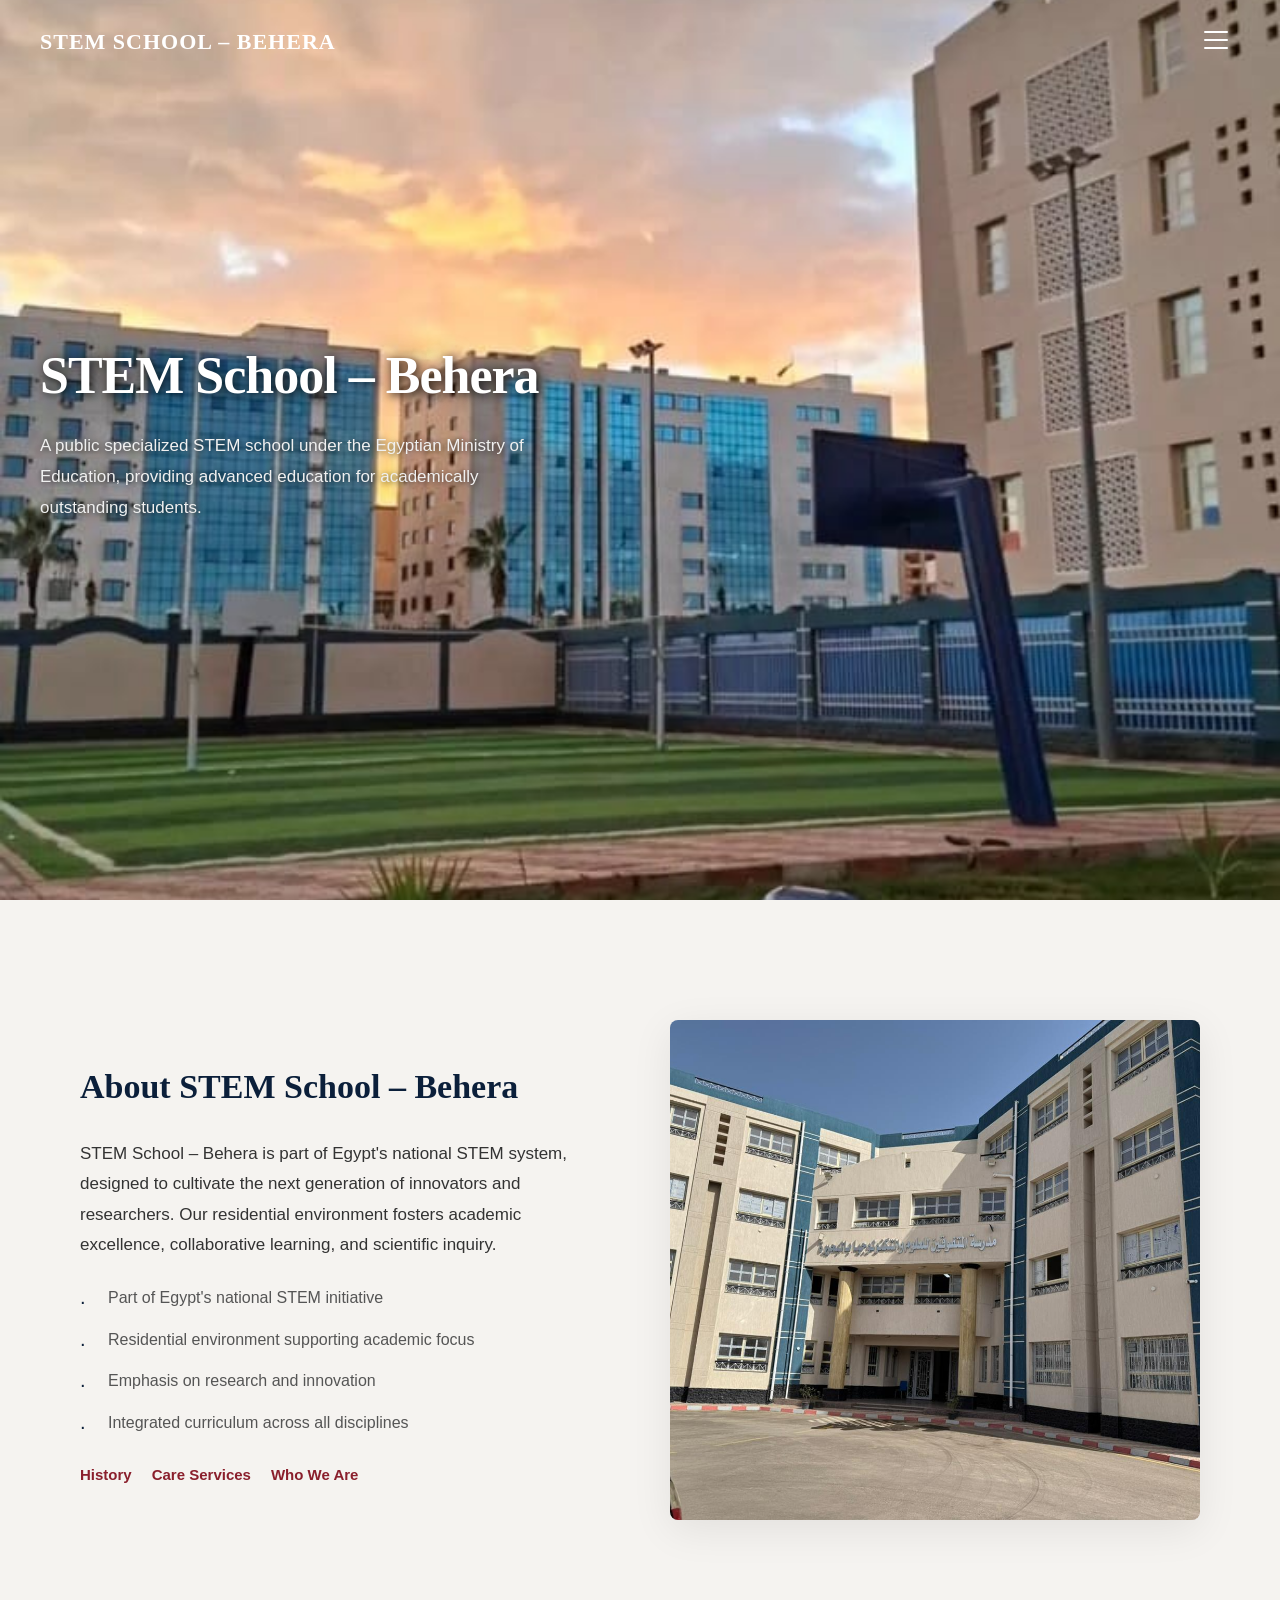
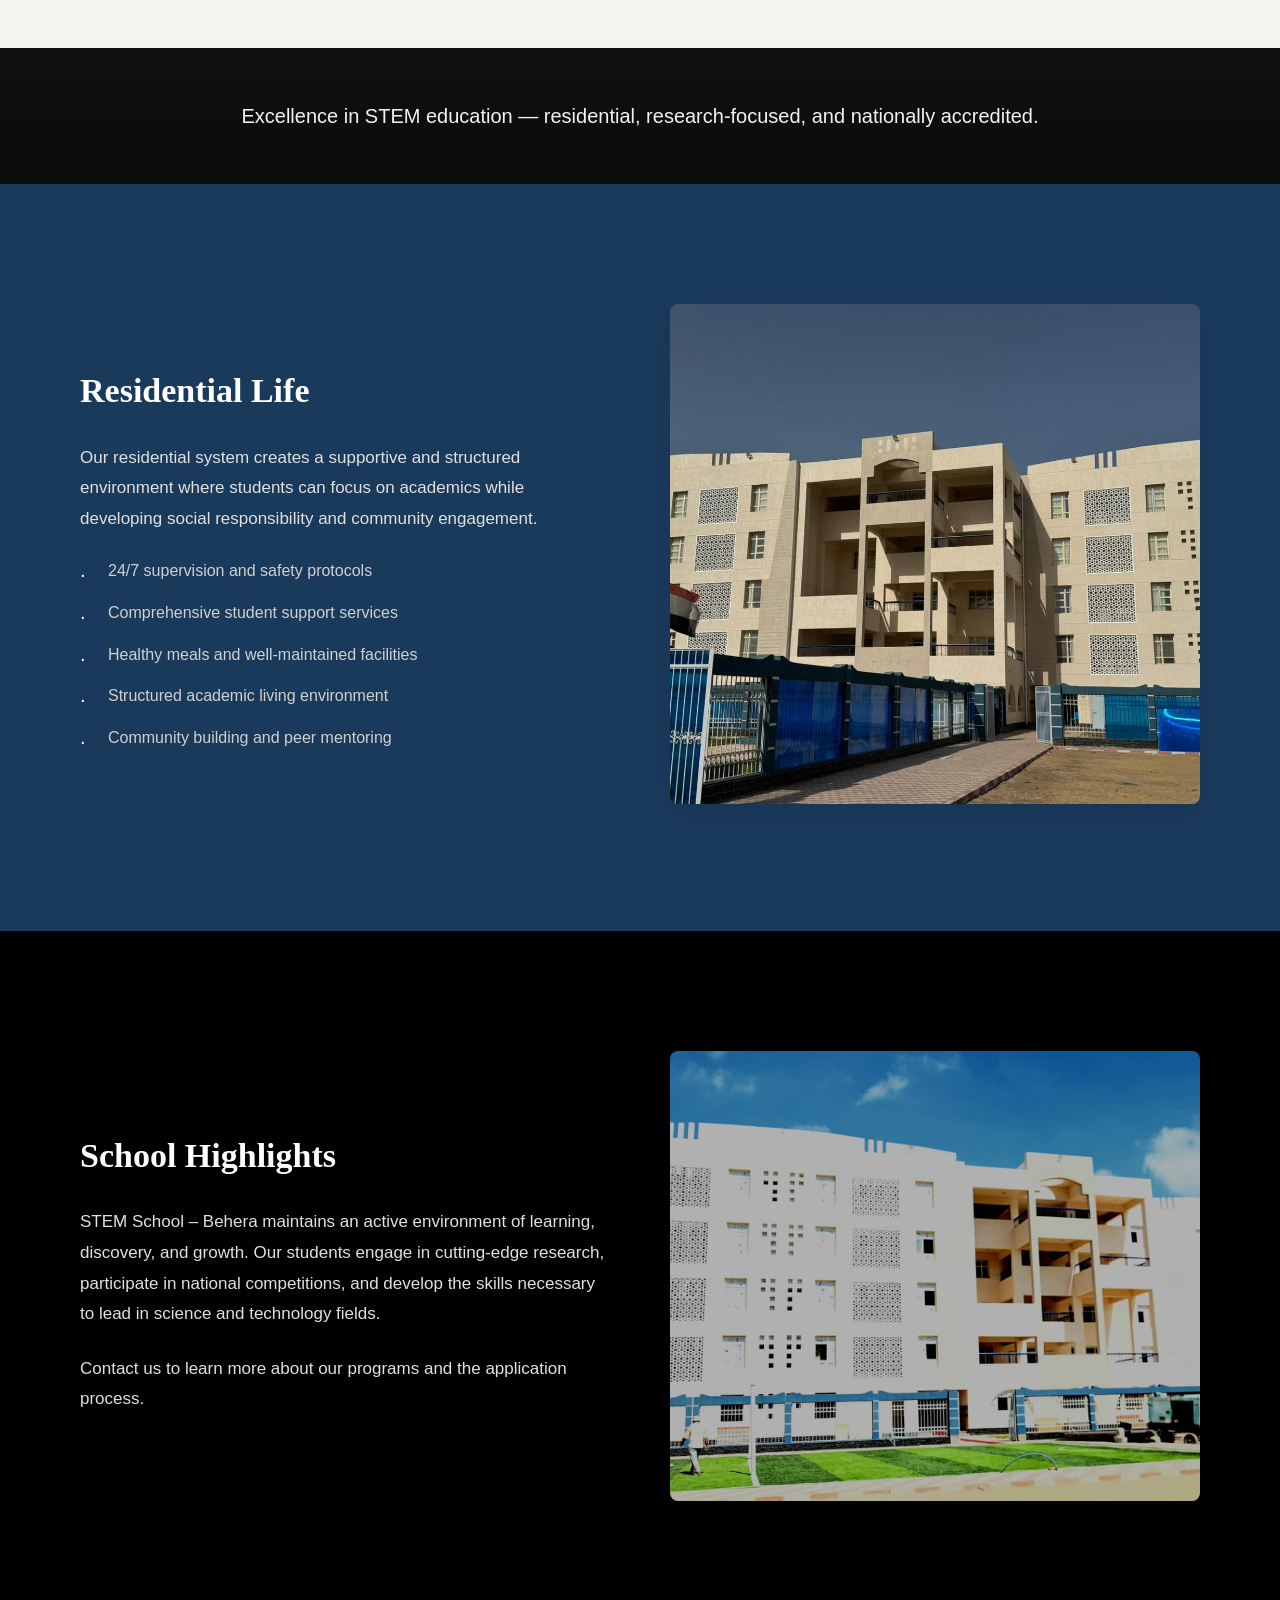
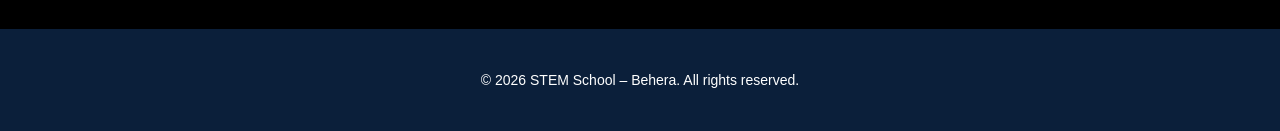
<file: index.html>
<!DOCTYPE html>
<html lang="en">

<head>
    <meta charset="UTF-8">
    <meta name="viewport" content="width=device-width, initial-scale=1.0">
    <title>STEM School – Behera | Advanced Education in Egypt</title>
    <link rel="stylesheet" href="main.css">
</head>

<body>
    <!-- rebuilt page structure -->

    <header>
        <nav class="navbar" role="navigation">
            <div class="navbar-container">
                <a href="index.html" class="navbar-logo">STEM School – Behera</a>
                <button class="search-btn" aria-label="Search">
                    <svg width="20" height="20" viewBox="0 0 24 24" fill="none" xmlns="http://www.w3.org/2000/svg">
                        <path d="M21 21L16.5 16.5M19 11C19 15.4183 15.4183 19 11 19C6.58172 19 3 15.4183 3 11C3 6.58172 6.58172 3 11 3C15.4183 3 19 6.58172 19 11Z" stroke="#0b1f3a" stroke-width="2" stroke-linecap="round" stroke-linejoin="round"/>
                    </svg>
                </button>
                <button class="hamburger" aria-label="Open menu" aria-expanded="false">
                    <span class="hamburger-box"><span class="hamburger-inner"></span></span>
                </button>
            </div>
        </nav>
        <div class="harvard-backdrop" hidden></div>
        <aside class="harvard-menu" aria-hidden="true">
            <nav class="harvard-nav" aria-label="Main navigation">
                <ul class="harvard-list">
                    <li class="menu-item">
                        <a href="index.html" class="menu-main-link">STEM School – Behera</a>
                    </li>
                    <li class="menu-item">
                        <a href="circullum2/index.html" class="menu-main-link">Academics</a>
                    </li>
                    <li class="menu-item">
                        <a href="admissions/index.html" class="menu-main-link">Admissions</a>
                    </li>
                    <li class="menu-item">
                        <button class="menu-parent" aria-expanded="false">Campus Life</button>
                        <ul class="submenu">
                            <li><a href="campus-life/index.html">Facilities</a></li>
                        </ul>
                    </li>
                    <li class="menu-item">
                        <a href="extracurricular/extracurricular.html">Extracurricular</a>
                    </li>
                    <li class="menu-item">
                        <button class="menu-parent" aria-expanded="false">About</button>
                        <ul class="submenu">
                            <li><a href="about/history.html">History</a></li>
                            <li><a href="team/index.html">Our Team</a></li>
                            <li><a href="care-services/index.html">Care Services</a></li>
                            <li><a href="care/index.html">Who We Are</a></li>
                        </ul>
                    </li>
                </ul>
            </nav>
        </aside>
    </header>

    <main>
        <section class="hero">
            <div class="hero-overlay"></div>
            <img src="images/The%20main%20page(%20the%20header).jpeg" alt="STEM School Campus" class="hero-image">
            <div class="hero-content">
                <h1 class="hero-title">STEM School – Behera</h1>
                <p class="hero-subtitle">A public specialized STEM school under the Egyptian Ministry of Education, providing advanced education for academically outstanding students.</p>
            </div>
        </section>

        <section class="about" id="about">
            <div class="container">
                <div class="about-grid">
                    <div class="about-content fade-up">
                        <h2>About STEM School – Behera</h2>
                        <p>STEM School – Behera is part of Egypt's national STEM system, designed to cultivate the next generation of innovators and researchers. Our residential environment fosters academic excellence, collaborative learning, and scientific
                            inquiry.
                        </p>
                        <ul class="about-list">
                            <li>Part of Egypt's national STEM initiative</li>
                            <li>Residential environment supporting academic focus</li>
                            <li>Emphasis on research and innovation</li>
                            <li>Integrated curriculum across all disciplines</li>
                        </ul>
                        <div class="about-links" style="margin-top:28px; display:flex; gap:20px; flex-wrap:wrap;">
                            <a class="card-link" href="about/history.html">History</a>
                            <a class="card-link" href="care-services/index.html">Care Services</a>
                            <a class="card-link" href="care/index.html">Who We Are</a>
                        </div>
                    </div>
                    <div class="about-image fade-up">
                        <img src="images/view%20of%20amin%20building%20of%20school.jpeg" alt="School Building">
                    </div>
                </div>
            </div>
        </section>

        <section class="brand-band" aria-hidden="false">
            <div class="container">
                <p class="brand-band-text">Excellence in STEM education — residential, research-focused, and nationally accredited.</p>
            </div>
        </section>

        <section class="residential-life dark-section" id="residential-life">
            <div class="container">
                <div class="residential-grid">
                    <div class="residential-content fade-up">
                        <h2>Residential Life</h2>
                        <p>Our residential system creates a supportive and structured environment where students can focus on academics while developing social responsibility and community engagement.</p>
                        <ul class="residential-list">
                            <li>24/7 supervision and safety protocols</li>
                            <li>Comprehensive student support services</li>
                            <li>Healthy meals and well-maintained facilities</li>
                            <li>Structured academic living environment</li>
                            <li>Community building and peer mentoring</li>
                        </ul>
                    </div>
                    <div class="residential-image fade-up">
                        <img src="images/hotel.jpeg" alt="Residential Facilities">
                    </div>
                </div>
            </div>
        </section>

        <section class="media black-section" id="contact">
            <div class="container">
                <div class="media-grid">
                    <div class="media-content fade-up">
                        <h2>School Highlights</h2>
                        <p>STEM School – Behera maintains an active environment of learning, discovery, and growth. Our students engage in cutting-edge research, participate in national competitions, and develop the skills necessary to lead in science and
                            technology fields.
                        </p>
                        <p style="margin-top: 24px;">Contact us to learn more about our programs and the application process.</p>
                    </div>
                    <div class="media-image fade-up">
                        <img src="images/header.jpeg" alt="School Event">
                    </div>
                </div>
            </div>
        </section>

        <footer class="footer">
            <div class="container">
                <p>&copy; 2026 STEM School – Behera. All rights reserved.</p>
            </div>
        </footer>
    </main>

    <script src="main.js"></script>
</body>

</html>
</file>
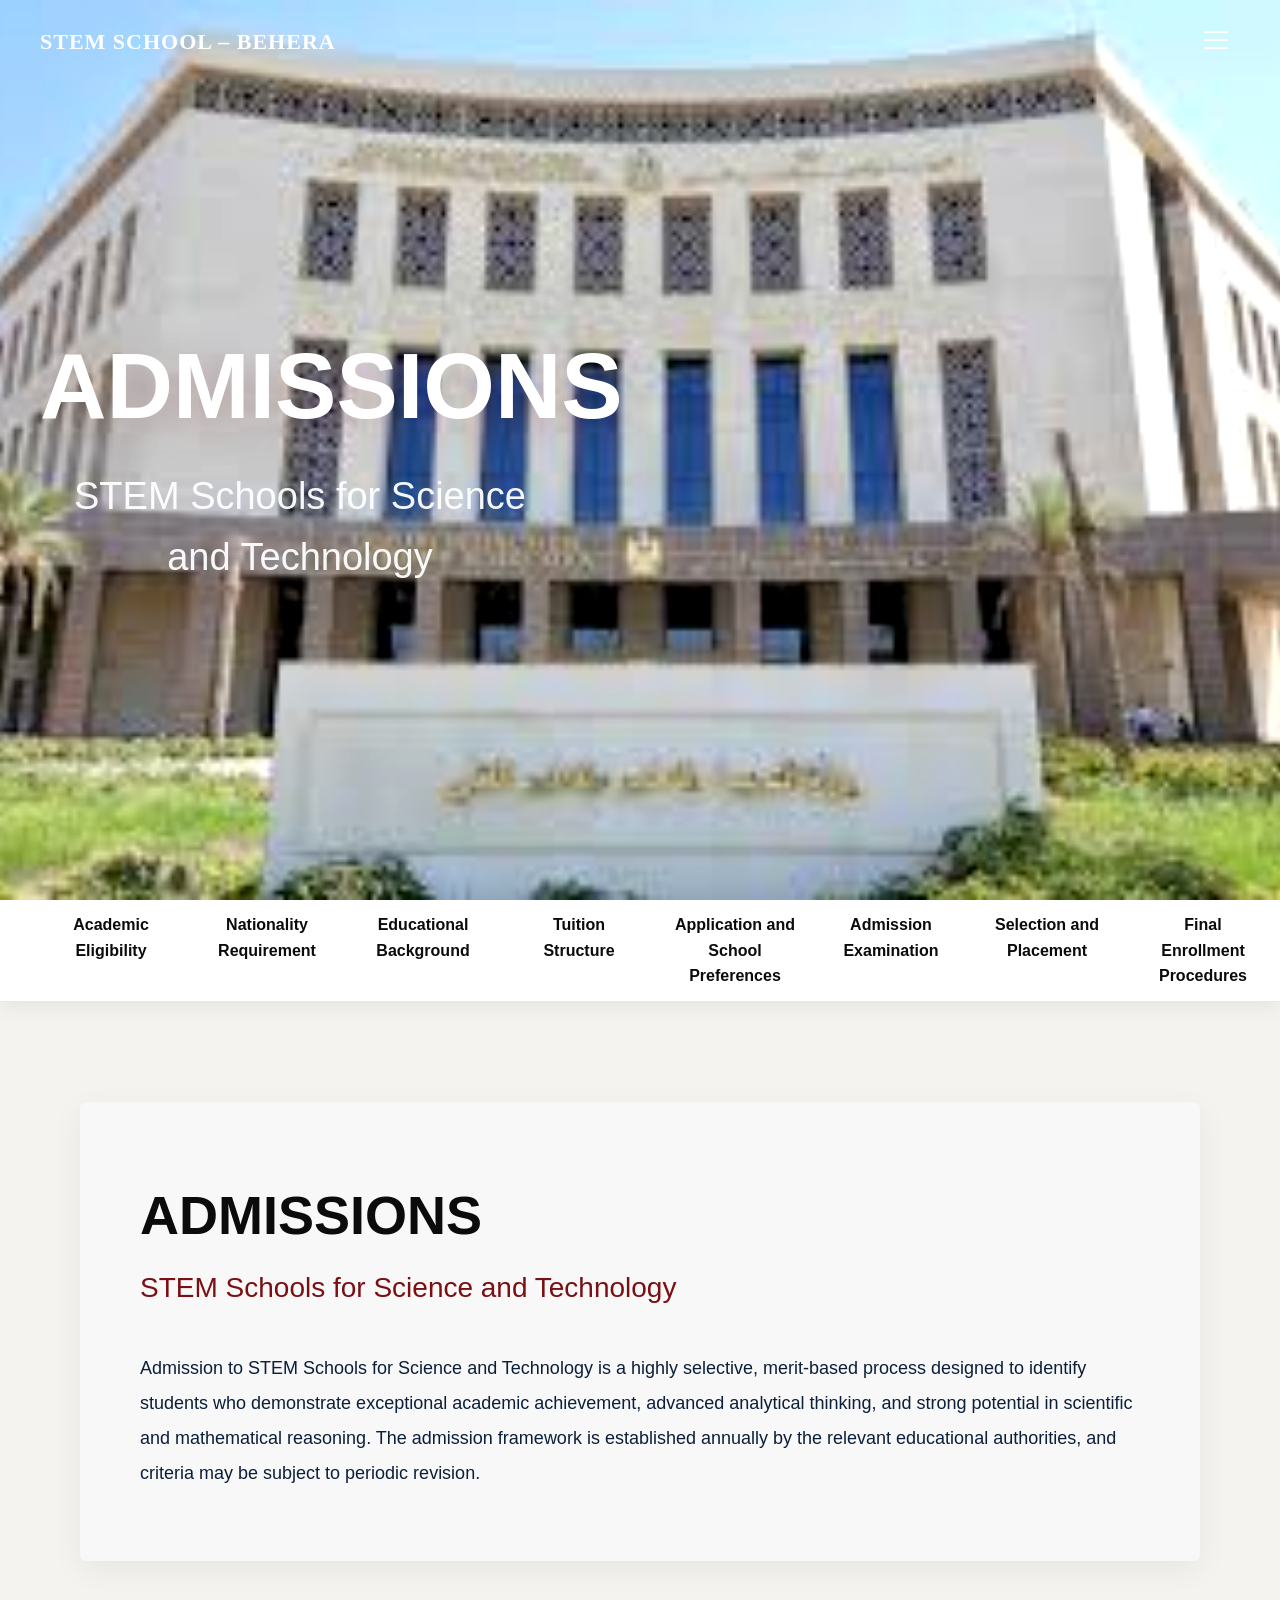
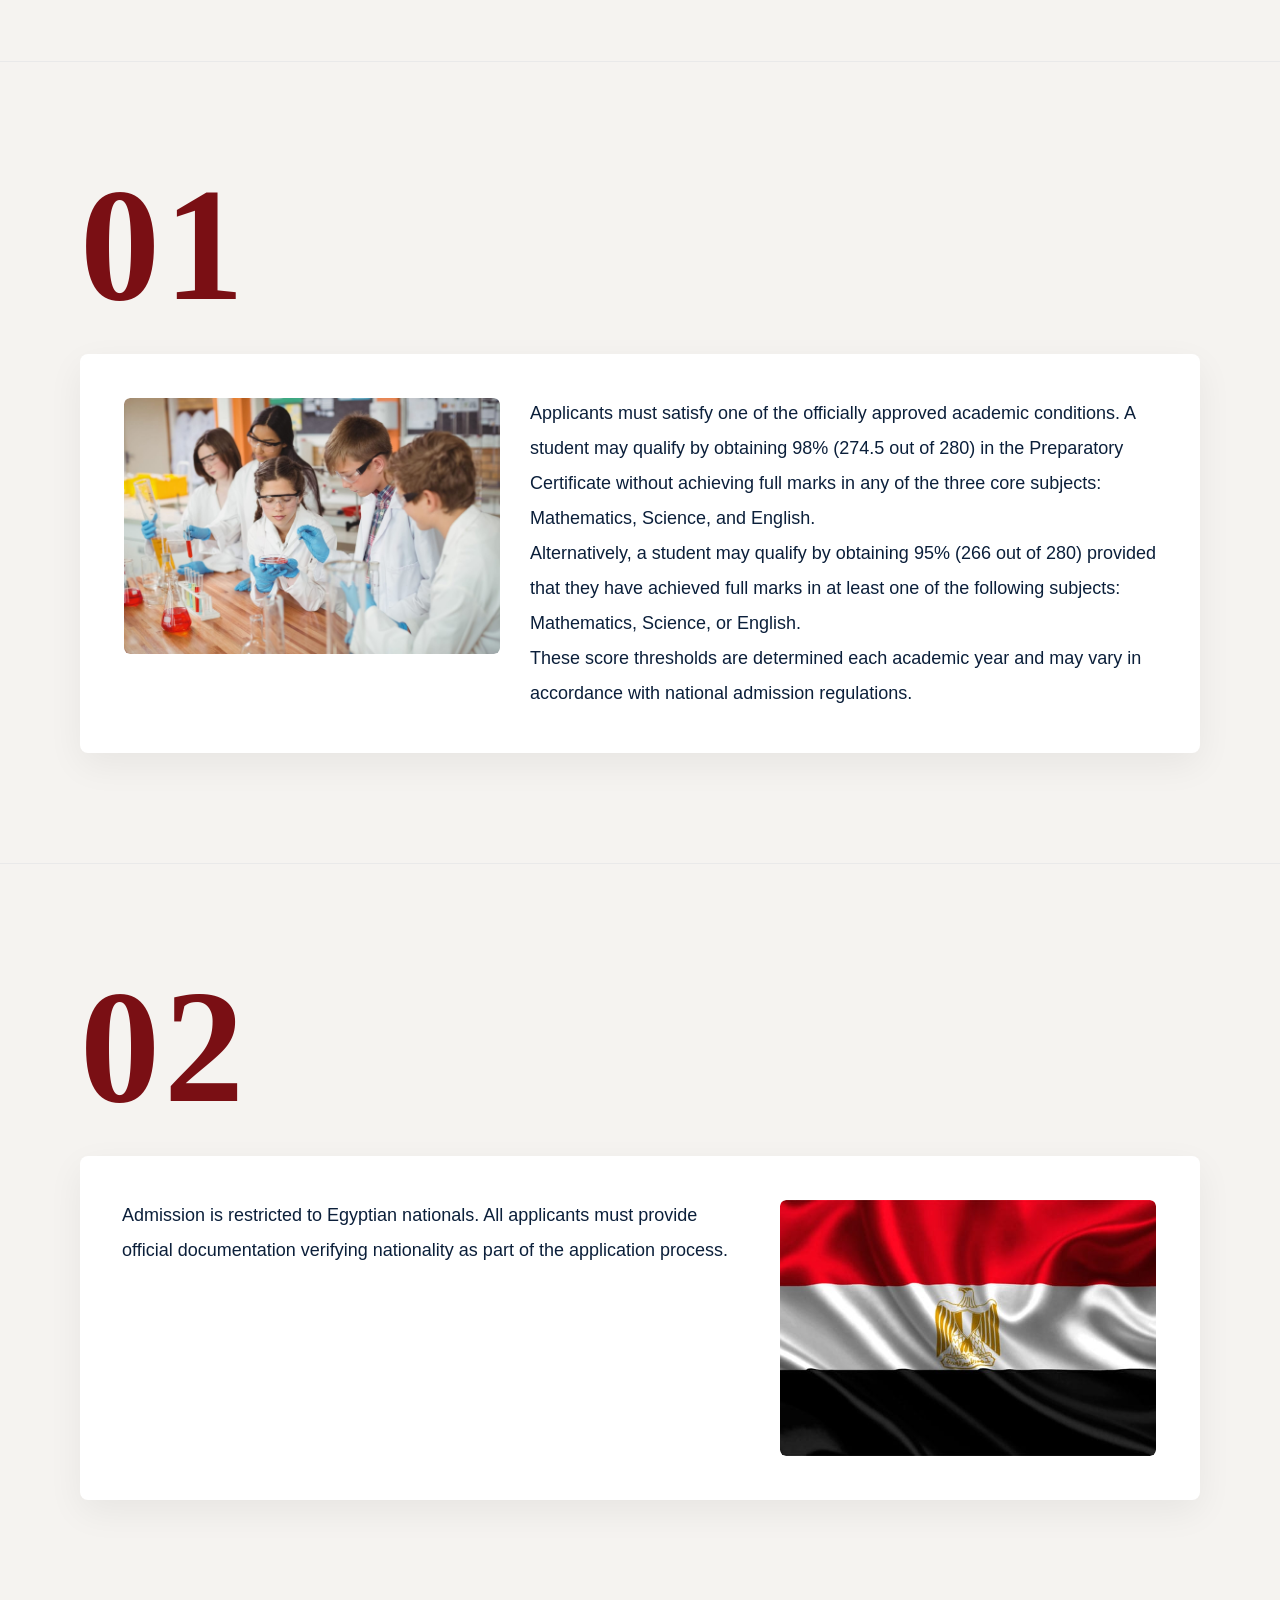
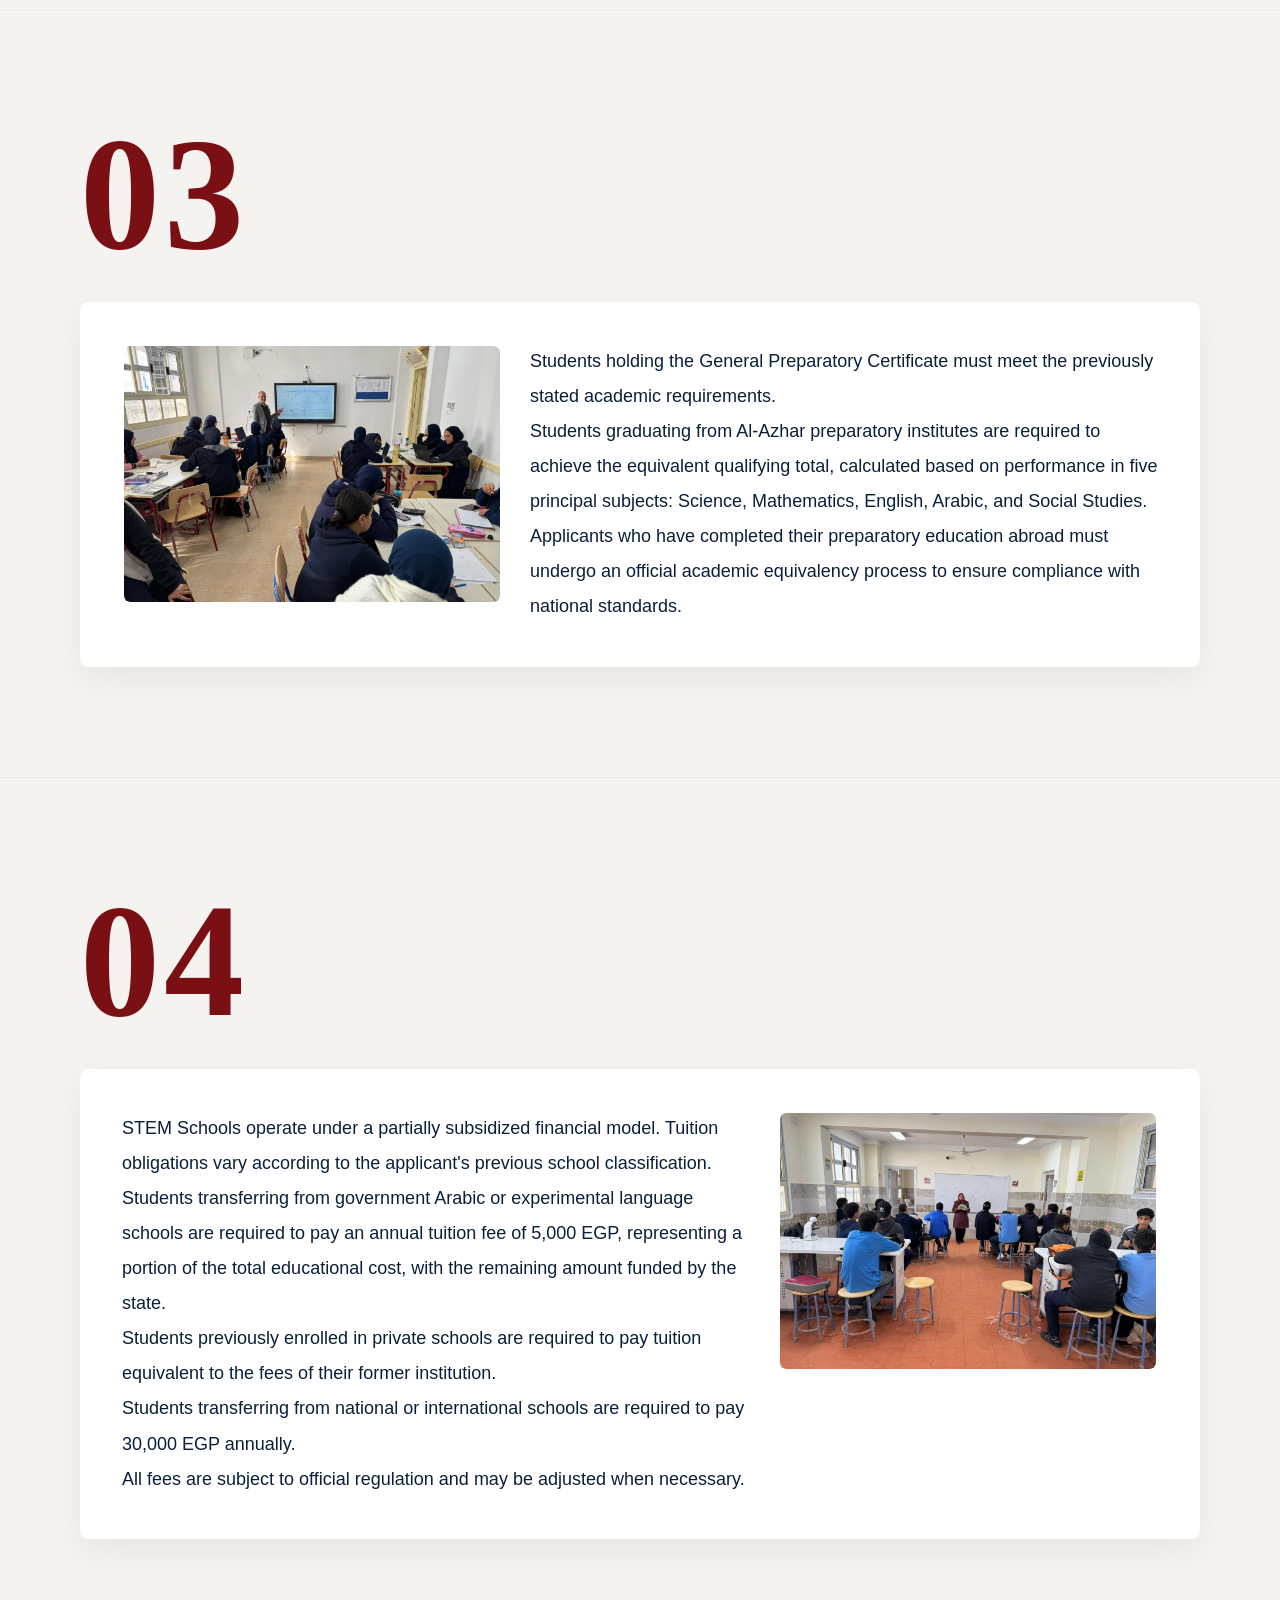
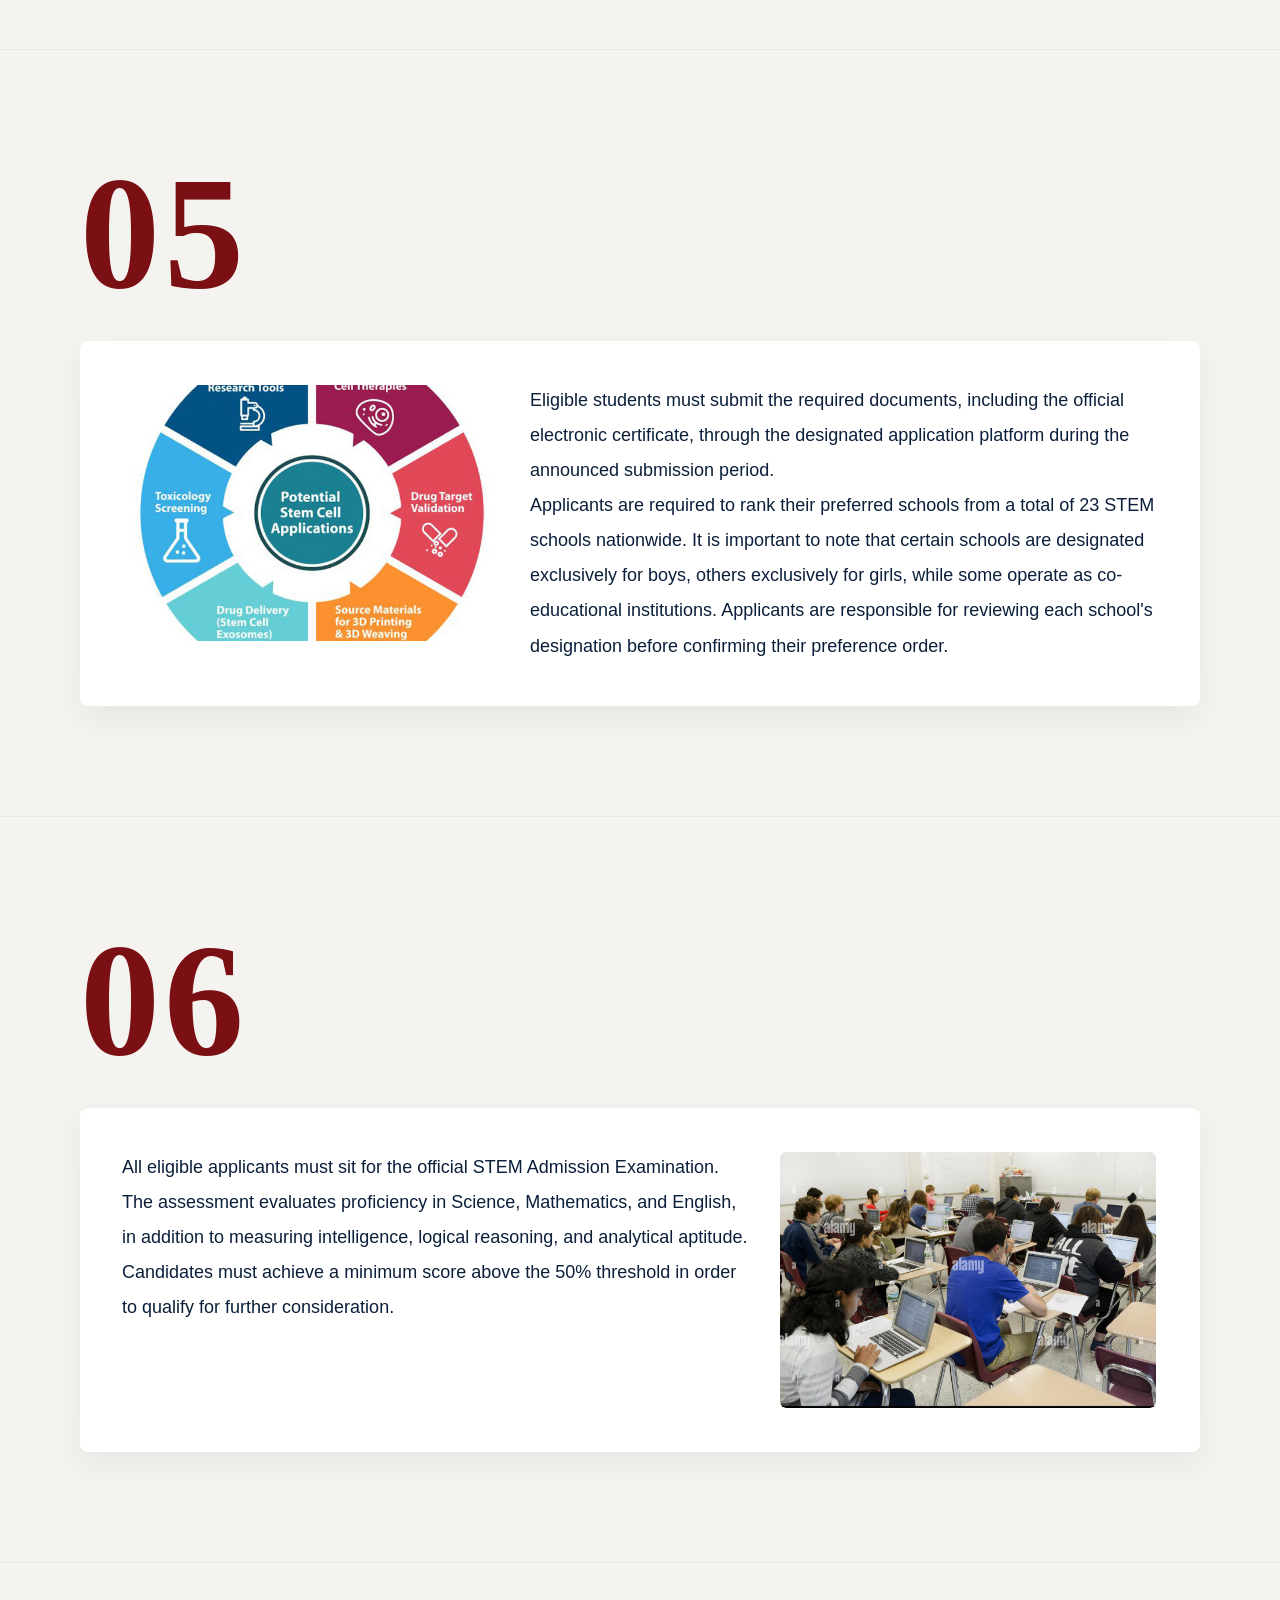
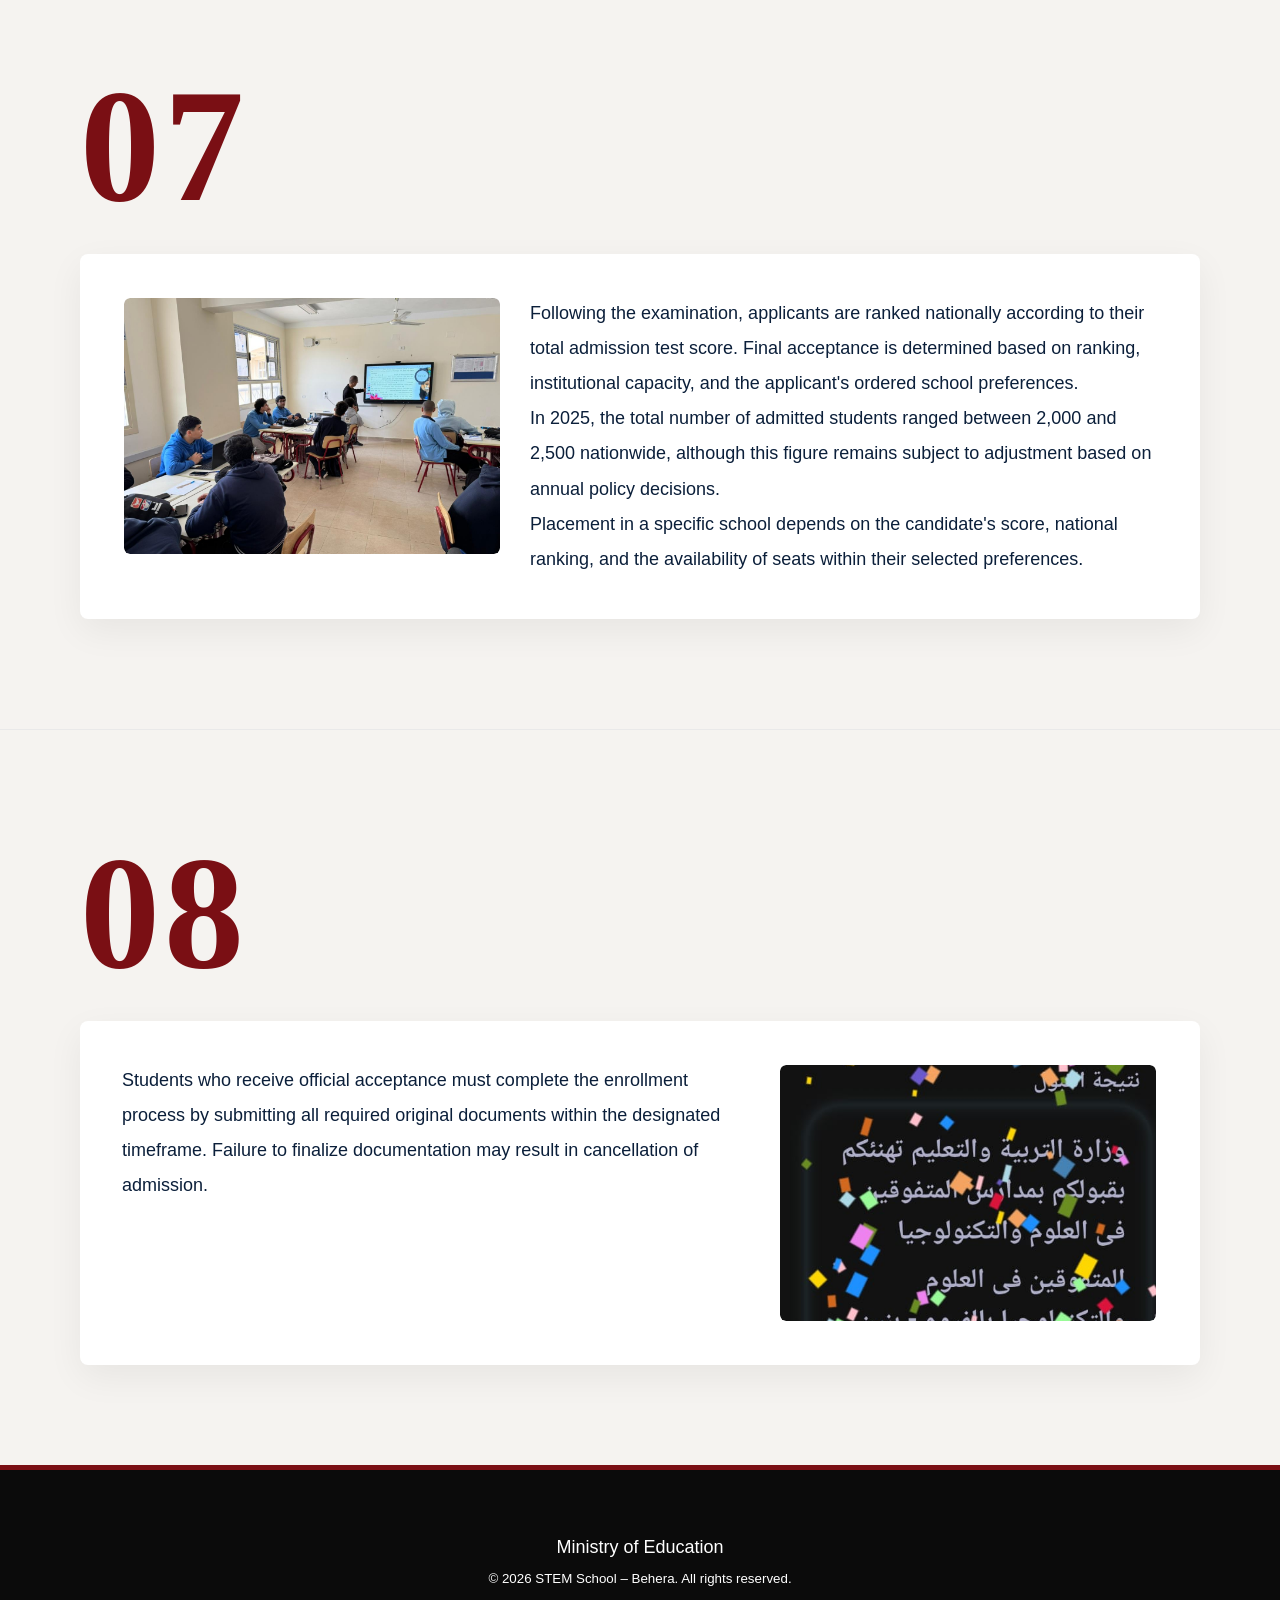
<file: admissions/index.html>
<!DOCTYPE html>
<html lang="en">

<head>
    <meta charset="UTF-8">
    <meta name="viewport" content="width=device-width, initial-scale=1.0">
    <title>Admissions - STEM Schools</title>
    <style>
        * {
            box-sizing: border-box;
            margin: 0;
            padding: 0
        }
        
         :root {
            --primary-crimson: #7A0F14;
            /* Deep Harvard Crimson */
            --professional-black: #0B0B0B;
            --premium-gold: #D4AF37;
            /* only for the small top-left title */
            --white: #FFFFFF;
            --light-gray: #F8F8F8;
            --border-color: #E9E9E9;
            --crimson-shadow: rgba(122, 15, 20, 0.22);
        }
        
        html {
            scroll-behavior: smooth
        }
        
        body {
            font-family: Georgia, 'Times New Roman', serif;
            color: var(--professional-black);
            background: var(--white);
            line-height: 1.7
        }
        /* Header (top-left) */
        
        .site-header {
            position: absolute;
            top: 18px;
            left: 18px;
            z-index: 12;
            display: flex;
            gap: 12px;
            align-items: center
        }
        
        .site-header img {
            height: 48px;
            width: auto;
            display: block
        }
        
        .site-header .unit-title-small {
            color: var(--premium-gold);
            font-size: 13px;
            font-weight: 700;
            letter-spacing: 0.5px
        }
        /* HERO */
        
        .hero {
            position: relative;
            width: 100%;
            height: 100vh;
            min-height: 720px;
            display: flex;
            align-items: center;
            justify-content: center;
            overflow: hidden
        }
        
        .hero-background {
            position: absolute;
            inset: 0;
            background-image: url("../images/admissions/Ministry of Education .jpeg");
            background-size: cover;
            background-position: center;
            z-index: 1;
            filter: saturate(0.98) contrast(1.08)
        }
        
        .hero-overlay {
            position: absolute;
            inset: 0;
            background: linear-gradient(180deg, rgba(10, 10, 10, 0.55), rgba(10, 10, 10, 0.72));
            z-index: 2
        }
        
        .hero-content {
            position: relative;
            z-index: 3;
            text-align: center;
            color: var(--white);
            width: 92%;
            max-width: 1100px;
            padding-top: 64px
        }
        
        .hero-content h1 {
            font-size: 84px;
            font-weight: 800;
            margin-bottom: 6px;
            color: var(--white);
            text-shadow: 0 12px 40px var(--crimson-shadow);
            animation: fadeIn 1s ease both
        }
        
        .hero-content h2 {
            font-size: 32px;
            font-weight: 500;
            color: rgba(255, 255, 255, 0.95);
            animation: fadeIn 1.1s ease both
        }
        /* Internal nav */
        
        .internal-nav {
            position: sticky;
            top: 0;
            background: var(--white);
            border-bottom: 1px solid var(--border-color);
            z-index: 900;
            box-shadow: 0 6px 18px rgba(11, 11, 11, 0.06)
        }
        
        .internal-nav-content {
            max-width: 1400px;
            margin: 0 auto;
            padding: 0 36px;
            display: flex;
            gap: 6px;
            list-style: none
        }
        
        .internal-nav-content li {
            flex: 1;
            min-width: 150px
        }
        
        .internal-nav-content a {
            display: block;
            padding: 12px 14px;
            text-decoration: none;
            color: var(--professional-black);
            font-weight: 600;
            text-align: center;
            border-radius: 6px;
            transition: all .28s
        }
        
        .internal-nav-content a:hover {
            color: var(--primary-crimson);
            background: rgba(11, 11, 11, 0.03)
        }
        
        .internal-nav-content a.active {
            color: var(--primary-crimson);
            box-shadow: 0 0 0 2px rgba(11, 11, 11, 0.06);
            background: rgba(11, 11, 11, 0.02);
            font-weight: 700
        }
        
        .container {
            max-width: 1400px;
            margin: 0 auto;
            padding: 0 40px
        }
        
        .intro-section {
            padding: 100px 0;
            border-bottom: 1px solid var(--border-color)
        }
        
        .intro-content {
            background: var(--light-gray);
            padding: 70px 60px;
            border-radius: 6px;
            box-shadow: 0 8px 30px rgba(11, 11, 11, 0.06)
        }
        
        .intro-content h2 {
            font-size: 48px;
            font-weight: 700;
            color: var(--professional-black);
            margin-bottom: 8px
        }
        
        .intro-content h3 {
            font-size: 28px;
            font-weight: 400;
            color: var(--primary-crimson);
            margin-bottom: 40px
        }
        /* Sections */
        
        content-section {
            display: block;
            padding: 110px 0;
            border-bottom: 1px solid var(--border-color)
        }
        
        content-section:last-of-type {
            border-bottom: none;
            padding-bottom: 100px
        }
        
        .section-header {
            display: flex;
            gap: 28px;
            align-items: flex-start;
            margin-bottom: 34px
        }
        
        .section-number {
            font-size: 160px;
            font-weight: 800;
            color: var(--primary-crimson);
            opacity: 1;
            min-width: 220px;
            font-family: Georgia, 'Times New Roman', serif;
            letter-spacing: 4px;
            line-height: 0.92;
            position: relative
        }
        
        .section-title h2 {
            font-size: 54px;
            font-weight: 800;
            color: var(--professional-black);
            margin-bottom: 20px;
            letter-spacing: 0.8px;
            position: relative;
            padding-bottom: 14px;
            transition: color .28s ease
        }
        
        .section-title h2::after {
            content: '';
            position: absolute;
            left: 0;
            bottom: 0;
            height: 2px;
            width: 56px;
            background: #111;
            transition: all .3s cubic-bezier(.2, .9, .2, 1);
            transform-origin: left center
        }
        
        .section-title h2:hover {
            color: #050505
        }
        
        .section-title h2:hover::after {
            background: var(--primary-crimson);
            height: 2px;
            transform: scaleX(1.05)
        }
        /* selected (on click) — stronger crimson underline and slight expansion */
        
        content-section.selected .section-title h2::after {
            background: #8B0000;
            height: 4px;
            transform: scaleX(1.2);
            width: 70%
        }
        
        .section-content {
            background: var(--white);
            padding: 0;
            border-radius: 8px;
            box-shadow: 0 12px 36px rgba(11, 11, 11, 0.06);
            margin-top: 30px
        }
        /* Clickable card wrapper */
        
        .section-card {
            display: flex;
            gap: 28px;
            align-items: flex-start;
            padding: 40px;
            transition: transform .28s ease, box-shadow .28s ease, border-color .28s ease;
            border: 2px solid transparent;
            border-radius: 8px
        }
        
        .section-card:hover {
            transform: translateY(-6px);
            box-shadow: 0 28px 70px rgba(11, 11, 11, 0.09)
        }
        
        .section-card.selected {
            border-color: var(--primary-crimson);
            box-shadow: 0 28px 80px rgba(11, 11, 11, 0.12)
        }
        
        .section-figure {
            flex: 0 0 380px;
            max-width: 380px;
            display: flex;
            align-items: center;
            justify-content: center
        }
        
        .section-figure {
            position: relative;
            flex: 0 0 380px;
            max-width: 380px;
            height: 260px;
            display: block;
            overflow: hidden;
            border: 2px solid transparent;
            border-radius: 8px;
            transition: transform .30s ease, box-shadow .30s ease, border-color .36s ease
        }
        
        .section-figure img,
        .section-figure svg {
            width: 100%;
            height: 100%;
            object-fit: cover;
            display: block;
            border-radius: 6px;
            box-shadow: 0 8px 20px rgba(11, 11, 11, 0.08);
            transition: transform .30s ease, box-shadow .30s ease
        }
        /* Hover: slight lift, subtle shadow (exact values requested) */
        
        .section-figure:hover {
            transform: translateY(-3px);
            box-shadow: 0 18px 44px rgba(11, 11, 11, 0.10)
        }
        
        .section-figure:hover img,
        .section-figure:hover svg {
            transform: translateY(-3px);
            box-shadow: 0 18px 44px rgba(11, 11, 11, 0.10)
        }
        /* thin Harvard Crimson border appears on click (no glow, no gradient) */
        
        .section-figure.figure-selected {
            border-color: var(--primary-crimson);
            transform: scale(1.025);
            box-shadow: 0 28px 64px rgba(11, 11, 11, 0.12)
        }
        
        .section-figure.figure-selected img,
        .section-figure.figure-selected svg {
            transform: scale(1.02)
        }
        /* When a card is selected, keep a modest translate for the card but do not double-scale it; the figure handles the click-scale */
        
        .section-card.selected {
            transform: translateY(-6px);
            box-shadow: 0 34px 90px rgba(11, 11, 11, 0.14)
        }
        
        .section-body {
            flex: 1
        }
        /* Alternate image alignment */
        
        content-section:nth-of-type(even) .section-card {
            flex-direction: row-reverse
        }
        
        content-section:nth-of-type(even) .section-figure {
            margin-left: 0
        }
        
        content-section:nth-of-type(odd) .section-figure {
            margin-right: 0
        }
        /* Nav underline for active */
        
        .internal-nav-content a {
            position: relative
        }
        
        .internal-nav-content a::after {
            content: '';
            position: absolute;
            left: 20%;
            right: 20%;
            height: 3px;
            bottom: 8px;
            background: transparent;
            transition: background .28s, transform .28s;
            transform: scaleX(0)
        }
        
        .internal-nav-content a.active::after {
            background: var(--primary-crimson);
            transform: scaleX(1)
        }
        
        footer {
            background: var(--professional-black);
            color: var(--white);
            padding: 60px 40px;
            text-align: center;
            border-top: 5px solid var(--primary-crimson)
        }
        
        @keyframes fadeIn {
            from {
                opacity: 0;
                transform: translateY(10px)
            }
            to {
                opacity: 1;
                transform: none
            }
        }
        /* Responsive */
        
        @media(max-width:1024px) {
            .hero-content h1 {
                font-size: 70px
            }
            .hero-content h2 {
                font-size: 28px
            }
            .container {
                padding: 0 30px
            }
        }
        
        @media(max-width:768px) {
            .hero {
                min-height: 550px
            }
            .hero-content h1 {
                font-size: 50px
            }
            .hero-content h2 {
                font-size: 22px
            }
            .site-header img {
                height: 40px
            }
        }
        
        @media(max-width:480px) {
            .hero {
                min-height: 480px
            }
            .hero-content h1 {
                font-size: 36px
            }
            .hero-content h2 {
                font-size: 16px
            }
            .section-number {
                font-size: 72px;
                min-width: 80px
            }
            .internal-nav-content {
                overflow-x: auto
            }
            .section-card {
                flex-direction: column
            }
            .section-figure {
                width: 100%;
                max-width: none
            }
        }
        /* Typography improvements */
        
        body p {
            font-size: 18px;
            line-height: 1.95
        }
        
        .hero-content h1 {
            font-size: 92px
        }
        
        .hero-content h2 {
            font-size: 38px
        }
        
        .intro-content h2 {
            font-size: 54px
        }
    </style>
    <link rel="stylesheet" href="../main.css">
</head>

<body>
    <!-- NAVBAR -->
    <nav class="navbar solid" role="navigation">
        <div class="navbar-container">
            <a href="../index.html" class="navbar-logo">STEM School – Behera</a>
            <button class="hamburger" aria-label="Open menu" aria-expanded="false">
                <span class="hamburger-box"><span class="hamburger-inner"></span></span>
            </button>
        </div>
    </nav>
    <div class="harvard-backdrop" hidden></div>
    <aside class="harvard-menu" aria-hidden="true">
        <nav class="harvard-nav" aria-label="Main navigation">
            <ul class="harvard-list">
                <li class="menu-item">
                    <a href="../index.html" class="menu-main-link">STEM School – Behera</a>
                </li>
                <li class="menu-item">
                    <a href="../circullum2/index.html" class="menu-main-link">Academics</a>
                </li>
                <li class="menu-item">
                    <a href="index.html" class="menu-main-link">Admissions</a>
                </li>
                <li class="menu-item">
                    <button class="menu-parent" aria-expanded="false">Campus Life</button>
                    <ul class="submenu">
                        <li><a href="../campus-life/index.html">Facilities</a></li>
                    </ul>
                </li>
                <li class="menu-item">
                    <a href="../extracurricular/extracurricular.html" class="menu-main-link">Extracurricular</a>
                </li>
                <li class="menu-item"> <a href="../care-services/index.html" class="menu-main-link">Care Services</a>
                </li>
                <li class="menu-item"> <button class="menu-parent" aria-expanded="false">About</button>
                    <ul class="submenu">
                        <li><a href="../about/history.html">History</a></li>
                        <li><a href="../team/index.html">Our Team</a></li>
                        <li><a href="../care-services/index.html">Care Services</a></li>
                        <li><a href="../care/index.html">Who We Are</a></li>
                    </ul>
                </li>
            </ul>
        </nav>
    </aside>

    <!-- FULL-HEIGHT HERO SECTION -->
    <section class="hero">
        <div class="hero-background" aria-hidden="true"></div>
        <div class="hero-overlay" aria-hidden="true"></div>
        <div class="hero-content">
            <h1>ADMISSIONS</h1>
            <h2>STEM Schools for Science and Technology</h2>
        </div>
    </section>

    <!-- INTERNAL NAVIGATION MENU (STICKY) -->
    <nav class="internal-nav" aria-label="Internal navigation">
        <ul class="internal-nav-content">
            <li><a href="#academic-eligibility" class="nav-menu-item active">Academic Eligibility</a></li>
            <li><a href="#nationality-requirement" class="nav-menu-item">Nationality Requirement</a></li>
            <li><a href="#educational-background" class="nav-menu-item">Educational Background</a></li>
            <li><a href="#tuition-structure" class="nav-menu-item">Tuition Structure</a></li>
            <li><a href="#application" class="nav-menu-item">Application and School Preferences</a></li>
            <li><a href="#examination" class="nav-menu-item">Admission Examination</a></li>
            <li><a href="#selection" class="nav-menu-item">Selection and Placement</a></li>
            <li><a href="#enrollment" class="nav-menu-item">Final Enrollment Procedures</a></li>
        </ul>
    </nav>

    <!-- INTRO SECTION -->
    <section class="intro-section reveal">
        <div class="container">
            <div class="intro-content">
                <h2>ADMISSIONS</h2>
                <h3>STEM Schools for Science and Technology</h3>
                <p>Admission to STEM Schools for Science and Technology is a highly selective, merit-based process designed to identify students who demonstrate exceptional academic achievement, advanced analytical thinking, and strong potential in scientific
                    and mathematical reasoning. The admission framework is established annually by the relevant educational authorities, and criteria may be subject to periodic revision.</p>
            </div>
        </div>
    </section>

    <!-- IMAGE GALLERY (removed) -->

    <!-- ACADEMIC ELIGIBILITY SECTION -->
    <content-section class="reveal" id="academic-eligibility">
        <div class="container">
            <div class="section-header">
                <div class="section-number">01</div>
                <div class="section-title">
                    <h2>Academic Eligibility</h2>
                </div>
            </div>
            <div class="section-content">
                <div class="section-card" tabindex="0">
                    <figure class="section-figure">
                        <img src="../images/admissions/Section.01 .jpeg" alt="Students working in a science laboratory" />
                    </figure>
                    <div class="section-body">
                        <p>Applicants must satisfy one of the officially approved academic conditions. A student may qualify by obtaining 98% (274.5 out of 280) in the Preparatory Certificate without achieving full marks in any of the three core subjects:
                            Mathematics, Science, and English.</p>
                        <p>Alternatively, a student may qualify by obtaining 95% (266 out of 280) provided that they have achieved full marks in at least one of the following subjects: Mathematics, Science, or English.</p>
                        <p>These score thresholds are determined each academic year and may vary in accordance with national admission regulations.</p>
                    </div>
                </div>
            </div>
        </div>
    </content-section>

    <!-- NATIONALITY REQUIREMENT SECTION -->
    <content-section class="reveal" id="nationality-requirement">
        <div class="container">
            <div class="section-header">
                <div class="section-number">02</div>
                <div class="section-title">
                    <h2>Nationality Requirement</h2>
                </div>
            </div>
            <div class="section-content">
                <div class="section-card" tabindex="0">
                    <figure class="section-figure">
                        <img src="../images/admissions/Section.02 .jpeg" alt="Official documents and passport on a desk" />
                    </figure>
                    <div class="section-body">
                        <p>Admission is restricted to Egyptian nationals. All applicants must provide official documentation verifying nationality as part of the application process.</p>
                    </div>
                </div>
            </div>
        </div>
    </content-section>

    <!-- EDUCATIONAL BACKGROUND SECTION -->
    <content-section class="reveal" id="educational-background">
        <div class="container">
            <div class="section-header">
                <div class="section-number">03</div>
                <div class="section-title">
                    <h2>Educational Background</h2>
                </div>
            </div>
            <div class="section-content">
                <div class="section-card" tabindex="0">
                    <figure class="section-figure">
                        <img src="../images/admissions/Section.03 .jpeg" alt="Classroom scene with books and students" />
                    </figure>
                    <div class="section-body">
                        <p>Students holding the General Preparatory Certificate must meet the previously stated academic requirements.</p>
                        <p>Students graduating from Al-Azhar preparatory institutes are required to achieve the equivalent qualifying total, calculated based on performance in five principal subjects: Science, Mathematics, English, Arabic, and Social Studies.</p>
                        <p>Applicants who have completed their preparatory education abroad must undergo an official academic equivalency process to ensure compliance with national standards.</p>
                    </div>
                </div>
            </div>
        </div>
    </content-section>

    <!-- TUITION STRUCTURE SECTION -->
    <content-section class="reveal" id="tuition-structure">
        <div class="container">
            <div class="section-header">
                <div class="section-number">04</div>
                <div class="section-title">
                    <h2>Tuition Structure</h2>
                </div>
            </div>
            <div class="section-content">
                <div class="section-card" tabindex="0">
                    <figure class="section-figure">
                        <img src="../images/admissions/Section.04.jpeg" alt="Tuition and finance documents in academic setting" />
                    </figure>
                    <div class="section-body">
                        <p>STEM Schools operate under a partially subsidized financial model. Tuition obligations vary according to the applicant's previous school classification.</p>
                        <p>Students transferring from government Arabic or experimental language schools are required to pay an annual tuition fee of 5,000 EGP, representing a portion of the total educational cost, with the remaining amount funded by the
                            state.
                        </p>
                        <p>Students previously enrolled in private schools are required to pay tuition equivalent to the fees of their former institution.</p>
                        <p>Students transferring from national or international schools are required to pay 30,000 EGP annually.</p>
                        <p>All fees are subject to official regulation and may be adjusted when necessary.</p>
                    </div>
                </div>
            </div>
        </div>
    </content-section>

    <!-- APPLICATION AND SCHOOL PREFERENCES SECTION -->
    <content-section class="reveal" id="application">
        <div class="container">
            <div class="section-header">
                <div class="section-number">05</div>
                <div class="section-title">
                    <h2>Application and School Preferences</h2>
                </div>
            </div>
            <div class="section-content">
                <div class="section-card" tabindex="0">
                    <figure class="section-figure">
                        <img src="../images/admissions/Section.05 .jpeg" alt="Student applying online at a computer" />
                    </figure>
                    <div class="section-body">
                        <p>Eligible students must submit the required documents, including the official electronic certificate, through the designated application platform during the announced submission period.</p>
                        <p>Applicants are required to rank their preferred schools from a total of 23 STEM schools nationwide. It is important to note that certain schools are designated exclusively for boys, others exclusively for girls, while some operate
                            as co-educational institutions. Applicants are responsible for reviewing each school's designation before confirming their preference order.</p>
                    </div>
                </div>
            </div>
        </div>
    </content-section>

    <!-- ADMISSION EXAMINATION SECTION -->
    <content-section class="reveal" id="examination">
        <div class="container">
            <div class="section-header">
                <div class="section-number">06</div>
                <div class="section-title">
                    <h2>Admission Examination</h2>
                </div>
            </div>
            <div class="section-content">
                <div class="section-card" tabindex="0">
                    <figure class="section-figure">
                        <img src="../images/admissions/Section.06.jpeg" alt="Students taking an examination in a hall" />
                    </figure>
                    <div class="section-body">
                        <p>All eligible applicants must sit for the official STEM Admission Examination. The assessment evaluates proficiency in Science, Mathematics, and English, in addition to measuring intelligence, logical reasoning, and analytical aptitude.</p>
                        <p>Candidates must achieve a minimum score above the 50% threshold in order to qualify for further consideration.</p>
                    </div>
                </div>
            </div>
        </div>
    </content-section>

    <!-- SELECTION AND PLACEMENT SECTION -->
    <content-section class="reveal" id="selection">
        <div class="container">
            <div class="section-header">
                <div class="section-number">07</div>
                <div class="section-title">
                    <h2>Selection and Placement</h2>
                </div>
            </div>
            <div class="section-content">
                <div class="section-card" tabindex="0">
                    <figure class="section-figure">
                        <img src="../images/admissions/Section.09.jpeg" alt="Ranking and placement charts with certificates" />
                    </figure>
                    <div class="section-body">
                        <p>Following the examination, applicants are ranked nationally according to their total admission test score. Final acceptance is determined based on ranking, institutional capacity, and the applicant's ordered school preferences.</p>
                        <p>In 2025, the total number of admitted students ranged between 2,000 and 2,500 nationwide, although this figure remains subject to adjustment based on annual policy decisions.</p>
                        <p>Placement in a specific school depends on the candidate's score, national ranking, and the availability of seats within their selected preferences.</p>
                    </div>
                </div>
            </div>
        </div>
    </content-section>

    <!-- FINAL ENROLLMENT PROCEDURES SECTION -->
    <content-section class="reveal" id="enrollment">
        <div class="container">
            <div class="section-header">
                <div class="section-number">08</div>
                <div class="section-title">
                    <h2>Final Enrollment Procedures</h2>
                </div>
            </div>
            <div class="section-content">
                <div class="section-card" tabindex="0">
                    <figure class="section-figure">
                        <img src="../images/admissions/Section.08 .jpeg" alt="Official enrollment signing at a university office" />
                    </figure>
                    <div class="section-body">
                        <p>Students who receive official acceptance must complete the enrollment process by submitting all required original documents within the designated timeframe. Failure to finalize documentation may result in cancellation of admission.</p>
                    </div>
                </div>
            </div>
        </div>
    </content-section>

    <!-- FOOTER -->
    <footer>
        <p>Ministry of Education</p>
        <small>&copy; 2026 STEM School – Behera. All rights reserved.</small>
    </footer>

    <script>
        // Internal navigation: smooth scroll + active highlight (no gold animation)
        const navLinks = document.querySelectorAll('.nav-menu-item');
        navLinks.forEach(link => {
            link.addEventListener('click', function(e) {
                e.preventDefault();
                navLinks.forEach(l => l.classList.remove('active'));
                this.classList.add('active');
                const target = document.querySelector(this.getAttribute('href'));
                if (target) target.scrollIntoView({
                    behavior: 'smooth',
                    block: 'start'
                });
            });
        });

        // Reveal on scroll
        const revealElements = document.querySelectorAll('.reveal');

        function revealOnScroll() {
            revealElements.forEach(el => {
                const rect = el.getBoundingClientRect();
                if (rect.top < window.innerHeight - 120) el.classList.add('active');
            });
        }
        window.addEventListener('scroll', revealOnScroll);
        revealOnScroll();

        // Update active nav on scroll
        const sections = document.querySelectorAll('content-section');

        function updateActive() {
            let current = '';
            sections.forEach(section => {
                const rect = section.getBoundingClientRect();
                if (rect.top <= window.innerHeight * 0.25) current = section.id;
            });
            navLinks.forEach(link => {
                link.classList.toggle('active', link.getAttribute('href').slice(1) === current);
            });
        }
        window.addEventListener('scroll', updateActive);
        updateActive();

        // Click behavior for section cards: toggle selected border and mark section selected for heading underline
        document.querySelectorAll('.section-card').forEach(card => {
            card.addEventListener('click', function() {
                // remove selected from other cards and sections
                document.querySelectorAll('.section-card').forEach(c => c.classList.remove('selected'));
                document.querySelectorAll('content-section').forEach(s => s.classList.remove('selected'));
                // remove figure-selected from all figures
                document.querySelectorAll('.section-figure').forEach(f => f.classList.remove('figure-selected'));
                // add selected to this card and its parent section
                this.classList.add('selected');
                const section = this.closest('content-section');
                if (section) section.classList.add('selected');
                // add figure-selected to this card's figure (trigger underline animation)
                const fig = this.querySelector('.section-figure');
                if (fig) {
                    // force reflow to ensure animation restarts if needed
                    fig.classList.remove('figure-selected');
                    void fig.offsetWidth;
                    fig.classList.add('figure-selected');
                }
            });
            card.addEventListener('keydown', function(e) {
                if (e.key === 'Enter' || e.key === ' ') this.click();
            });
            // allow clicking the figure to select the card (and show the thin black border)
            const fig = card.querySelector('.section-figure');
            if (fig) {
                fig.style.cursor = 'pointer';
                fig.addEventListener('click', function(e) {
                    e.stopPropagation();
                    card.click();
                });
                fig.addEventListener('keydown', function(e) {
                    if (e.key === 'Enter' || e.key === ' ') {
                        e.preventDefault();
                        card.click();
                    }
                });
            }
        });

        // Make section titles clickable to scroll to section and select the section
        document.querySelectorAll('.section-title h2').forEach(h => {
            h.style.cursor = 'pointer';
            h.addEventListener('click', function() {
                const section = this.closest('content-section');
                if (section) {
                    section.scrollIntoView({
                        behavior: 'smooth',
                        block: 'start'
                    });
                    // remove selected states
                    document.querySelectorAll('.section-card').forEach(c => c.classList.remove('selected'));
                    document.querySelectorAll('content-section').forEach(s => s.classList.remove('selected'));
                    // add selected to this section and its first card
                    section.classList.add('selected');
                    const card = section.querySelector('.section-card');
                    if (card) card.classList.add('selected');
                }
            });
        });
    </script>
    <script src="../main.js"></script>

</body>

</html>
</file>
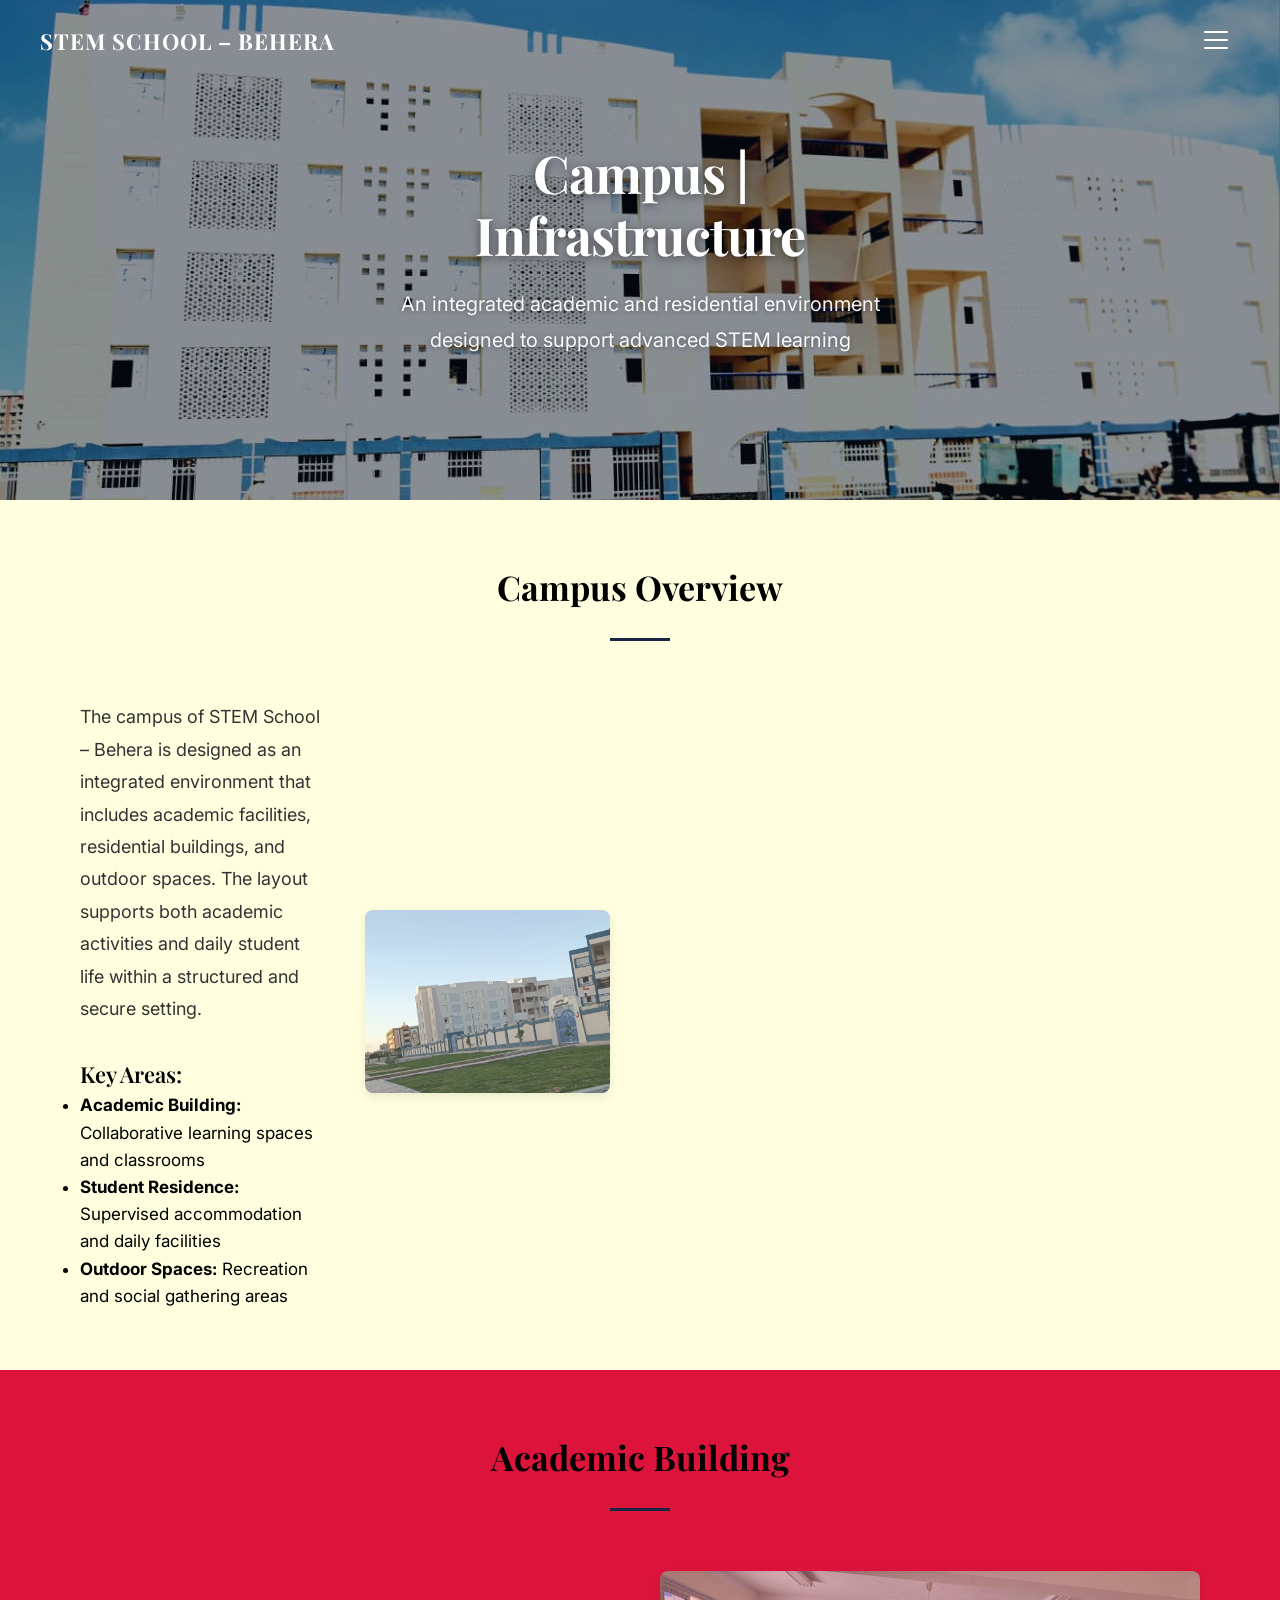
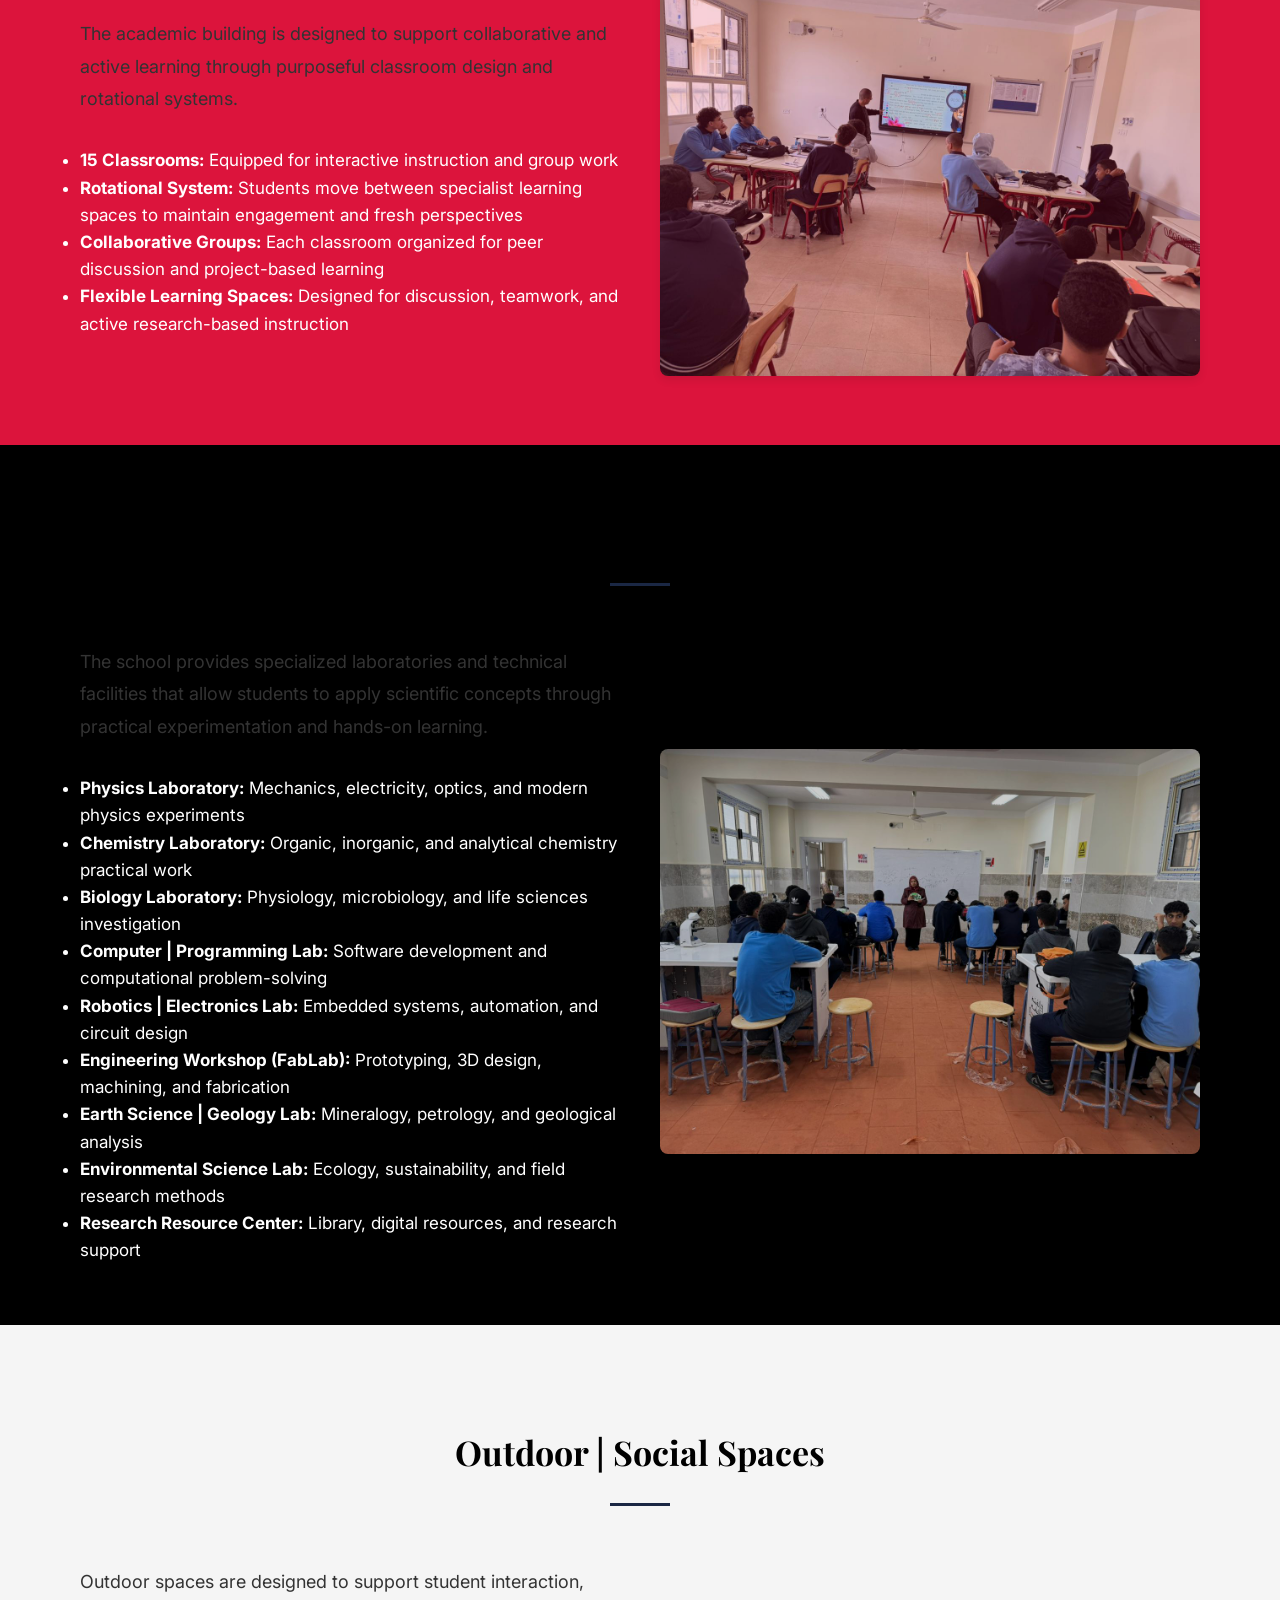
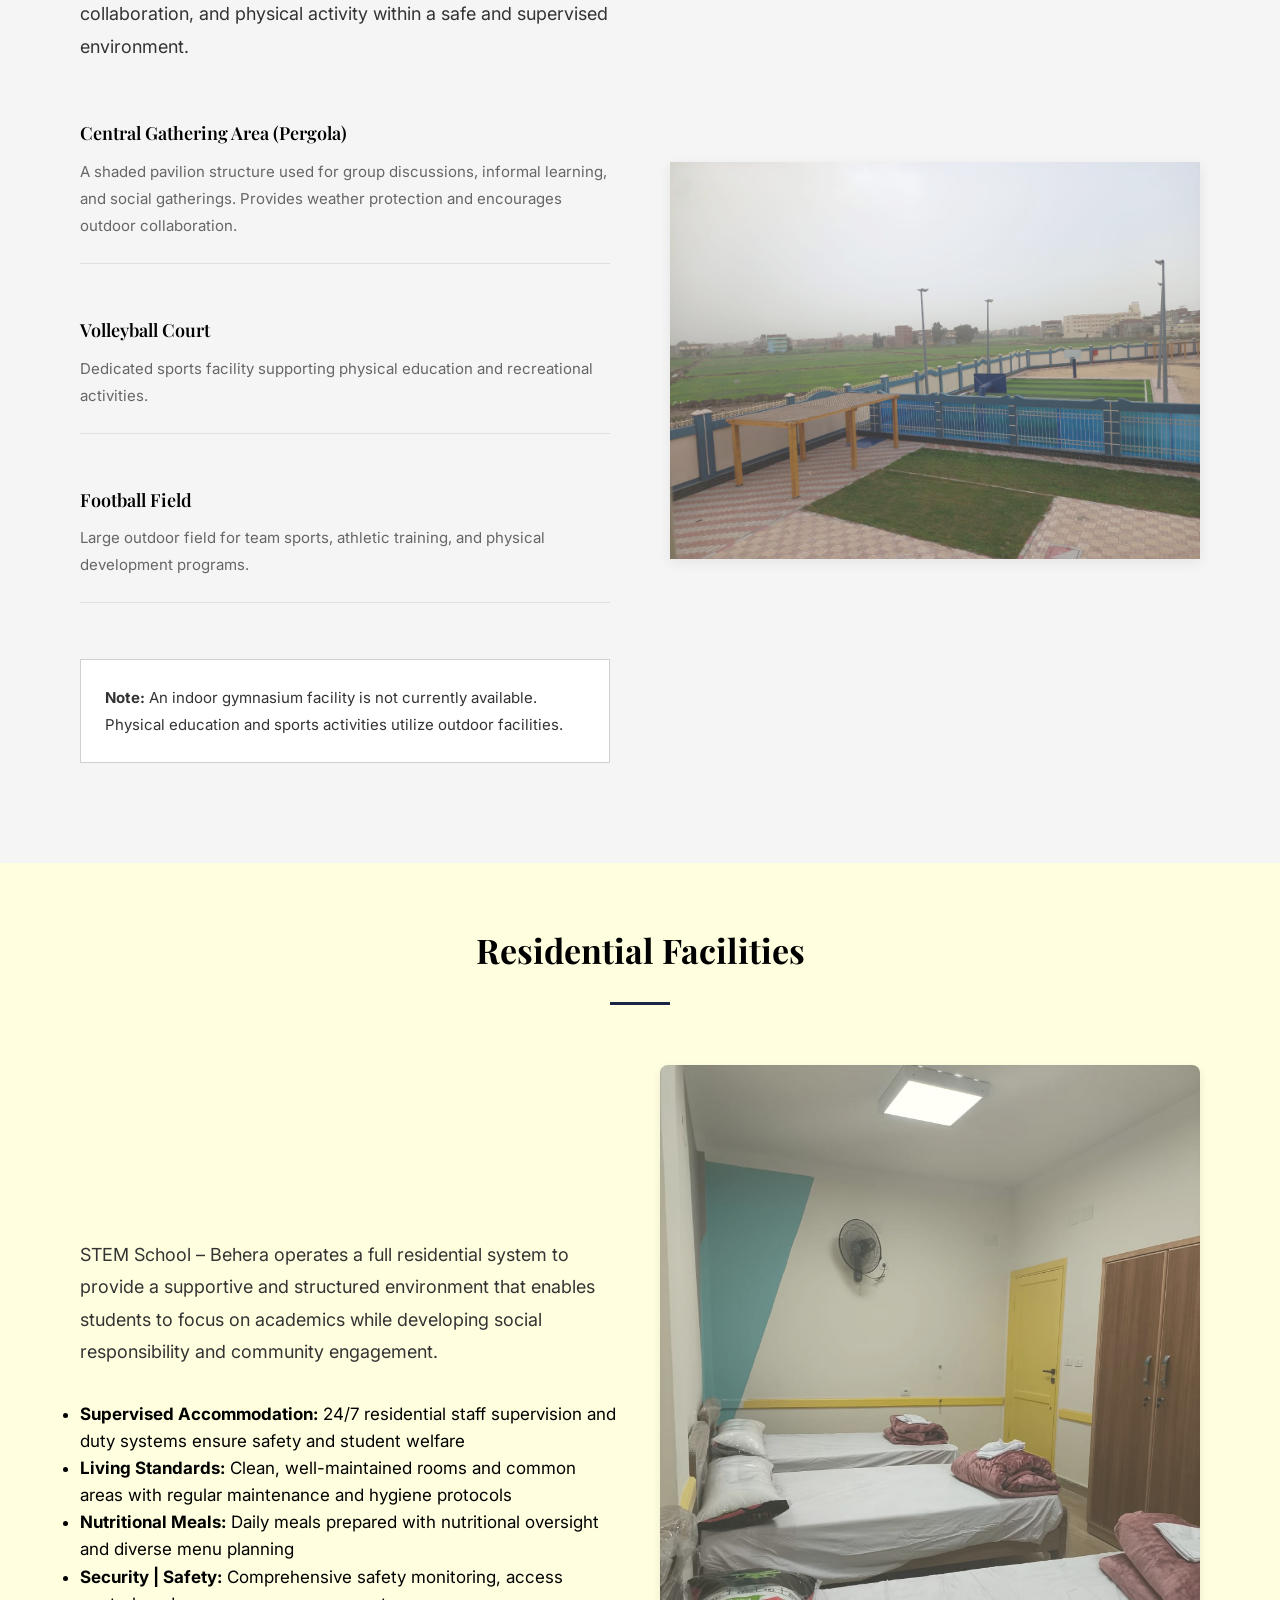
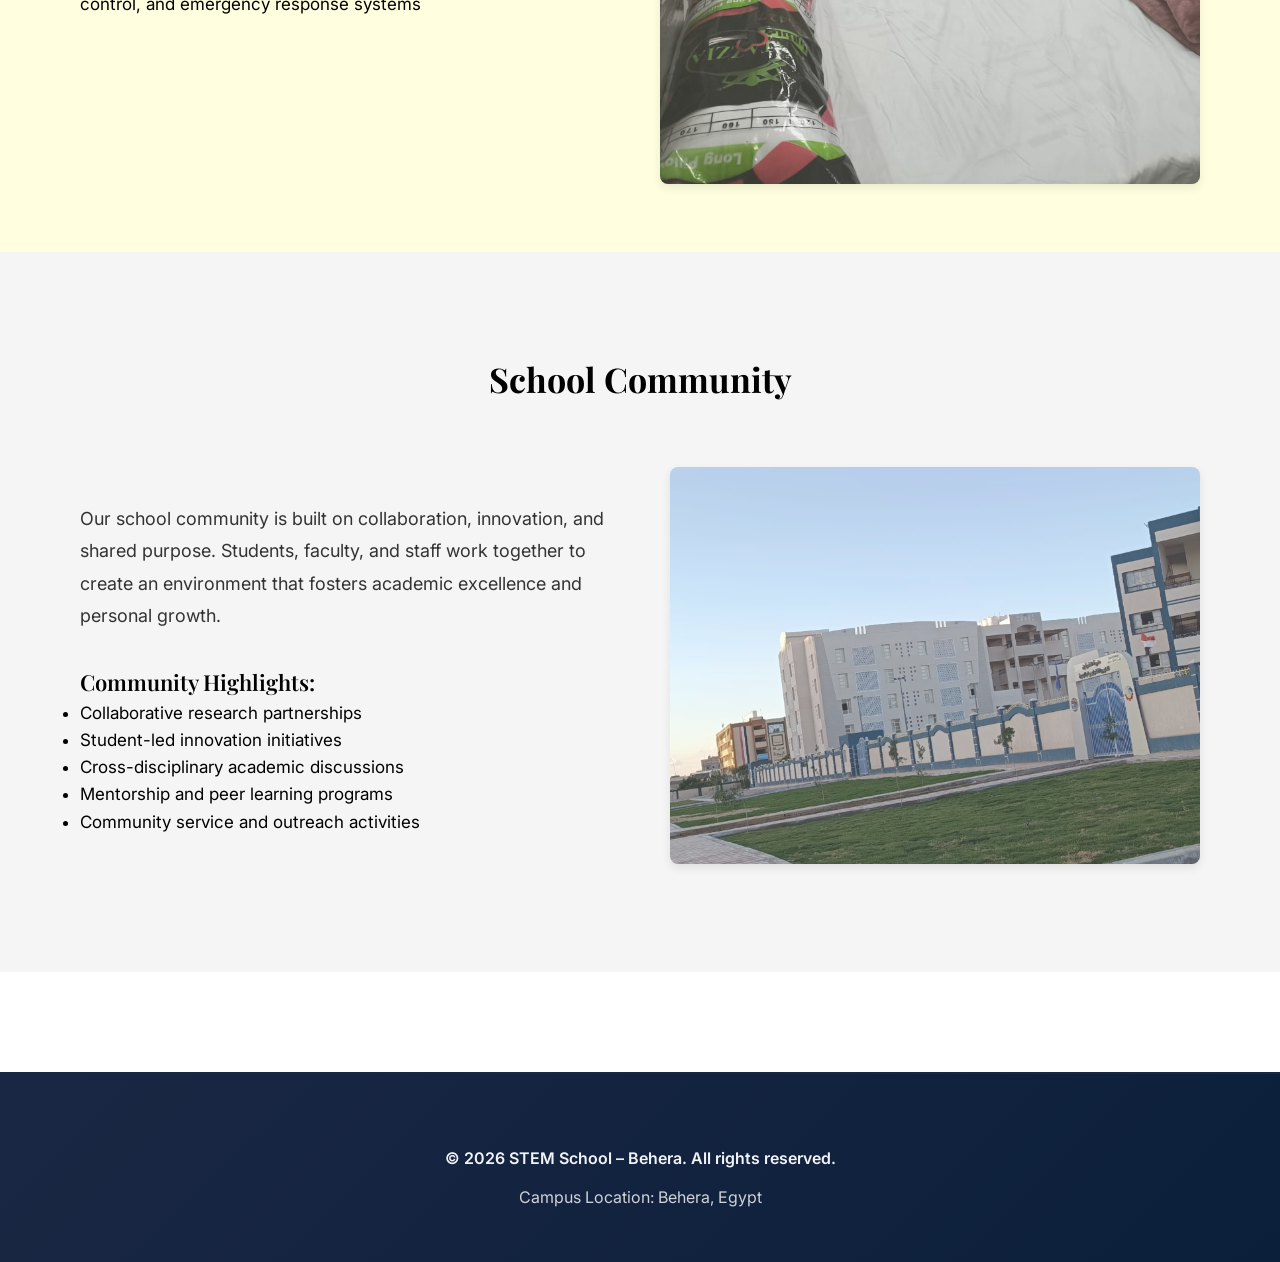
<file: campus-life/index.html>
<!DOCTYPE html>
<html lang="en">

<head>
    <meta charset="UTF-8">
    <meta name="viewport" content="width=device-width, initial-scale=1.0">
    <title>Campus | Infrastructure - STEM School Behera</title>
    <link href="https://fonts.googleapis.com/css2?family=Playfair+Display:wght@600;700&family=Inter:wght@400;500;600;700&display=swap" rel="stylesheet">
    <link rel="stylesheet" href="../main.css">
    <link rel="stylesheet" href="styles.css">
</head>

<body>
    <!-- NAVBAR -->
    <nav class="navbar solid" role="navigation">
        <div class="navbar-container">
            <a href="../index.html" class="navbar-logo">STEM School – Behera</a>
            <button class="hamburger" aria-label="Open menu" aria-expanded="false">
                <span class="hamburger-box"><span class="hamburger-inner"></span></span>
            </button>
        </div>
    </nav>
    <div class="harvard-backdrop" hidden></div>
    <aside class="harvard-menu" aria-hidden="true">
        <nav class="harvard-nav" aria-label="Main navigation">
            <ul class="harvard-list">
                <li class="menu-item">
                    <a href="../index.html" class="menu-main-link">STEM School – Behera</a>
                </li>
                <li class="menu-item">
                    <a href="../circullum2/index.html" class="menu-main-link">Academics</a>
                </li>
                <li class="menu-item">
                    <a href="../admissions/index.html" class="menu-main-link">Admissions</a>
                </li>
                <li class="menu-item">
                    <button class="menu-parent" aria-expanded="false">Campus Life</button>
                    <ul class="submenu">
                        <li><a href="index.html">Facilities</a></li>
                    </ul>
                </li>
                <li class="menu-item">
                    <a href="../extracurricular/extracurricular.html" class="menu-main-link">Extracurricular</a>
                </li>
                <li class="menu-item">
                    <button class="menu-parent" aria-expanded="false">About</button>
                    <ul class="submenu">
                        <li><a href="../about/history.html">History</a></li>
                        <li><a href="../team/index.html">Our Team</a></li>
                        <li><a href="../care-services/index.html">Care Services</a></li>
                        <li><a href="../care/index.html">Who We Are</a></li>
                    </ul>
                </li>
            </ul>
        </nav>
    </aside>

    <!-- HERO HEADER SECTION -->
    <header class="hero-section" style="background: linear-gradient(rgba(11, 31, 58, 0.4), rgba(11, 31, 58, 0.4)), url('../images/header.jpeg') center/cover no-repeat;">
        <div class="hero-content">
            <h1 class="hero-title">Campus | Infrastructure</h1>
            <p class="hero-subtitle">An integrated academic and residential environment designed to support advanced STEM learning</p>
        </div>
    </header>

    <!-- CAMPUS OVERVIEW SECTION -->
    <section class="section campus-overview" style="background: #FFFFE0; color: #000; padding: 60px 0;">
        <div class="container">
            <div class="section-header">
                <h2>Campus Overview</h2>
                <div class="header-line"></div>
            </div>
            <div class="overview-content">
                <div style="display: flex; gap: 40px; align-items: center;">
                    <div style="flex: 1;">
                        <p class="intro-text">The campus of STEM School – Behera is designed as an integrated environment that includes academic facilities, residential buildings, and outdoor spaces. The layout supports both academic activities and daily student life within
                            a structured and secure setting.</p>
                        <div class="overview-text">
                            <h3>Key Areas:</h3>
                            <ul>
                                <li><strong>Academic Building:</strong> Collaborative learning spaces and classrooms</li>
                                <li><strong>Student Residence:</strong> Supervised accommodation and daily facilities</li>
                                <li><strong>Outdoor Spaces:</strong> Recreation and social gathering areas</li>
                            </ul>
                        </div>
                    </div>
                    <div style="flex: 1;">
                        <img src="../images/view%20of%20the%20school.jpeg" alt="School Campus Overview" style="width: 100%; height: auto; border-radius: 8px; box-shadow: 0 4px 8px rgba(0,0,0,0.1);">
                    </div>
                </div>
            </div>
        </div>
    </section>

    <!-- ACADEMIC BUILDING SECTION -->
    <section class="section academic-section" style="background: #DC143C; color: #fff; padding: 60px 0;">
        <div class="container">
            <div class="section-header">
                <h2>Academic Building</h2>
                <div class="header-line"></div>
            </div>
            <div style="display: flex; gap: 40px; align-items: center;">
                <div style="flex: 1;">
                    <p class="intro-text">The academic building is designed to support collaborative and active learning through purposeful classroom design and rotational systems.</p>
                    <div class="academic-content">
                        <ul>
                            <li><strong>15 Classrooms:</strong> Equipped for interactive instruction and group work</li>
                            <li><strong>Rotational System:</strong> Students move between specialist learning spaces to maintain engagement and fresh perspectives</li>
                            <li><strong>Collaborative Groups:</strong> Each classroom organized for peer discussion and project-based learning</li>
                            <li><strong>Flexible Learning Spaces:</strong> Designed for discussion, teamwork, and active research-based instruction</li>
                        </ul>
                    </div>
                </div>
                <div style="flex: 1;">
                    <img src="../images/studenest_during_class.jpeg" alt="Academic Building Classrooms" style="width: 100%; height: auto; border-radius: 8px; box-shadow: 0 4px 8px rgba(0,0,0,0.1);">
                </div>
            </div>
        </div>
    </section>

    <!-- LABORATORIES & TECHNICAL FACILITIES SECTION -->
    <section class="section labs-section" style="background: #000; color: #fff; padding: 60px 0;">
        <div class="container">
            <div class="section-header">
                <h2>Laboratories | Technical Facilities</h2>
                <div class="header-line"></div>
            </div>
            <div style="display: flex; gap: 40px; align-items: center;">
                <div style="flex: 1;">
                    <p class="intro-text">The school provides specialized laboratories and technical facilities that allow students to apply scientific concepts through practical experimentation and hands-on learning.</p>
                    <div class="labs-content">
                        <ul>
                            <li><strong>Physics Laboratory:</strong> Mechanics, electricity, optics, and modern physics experiments</li>
                            <li><strong>Chemistry Laboratory:</strong> Organic, inorganic, and analytical chemistry practical work</li>
                            <li><strong>Biology Laboratory:</strong> Physiology, microbiology, and life sciences investigation</li>
                            <li><strong>Computer | Programming Lab:</strong> Software development and computational problem-solving</li>
                            <li><strong>Robotics | Electronics Lab:</strong> Embedded systems, automation, and circuit design</li>
                            <li><strong>Engineering Workshop (FabLab):</strong> Prototyping, 3D design, machining, and fabrication</li>
                            <li><strong>Earth Science | Geology Lab:</strong> Mineralogy, petrology, and geological analysis</li>
                            <li><strong>Environmental Science Lab:</strong> Ecology, sustainability, and field research methods</li>
                            <li><strong>Research Resource Center:</strong> Library, digital resources, and research support</li>
                        </ul>
                    </div>
                </div>
                <div style="flex: 1;">
                    <img src="../images/lab.jpeg" alt="School Laboratories" style="width: 100%; height: auto; border-radius: 8px; box-shadow: 0 4px 8px rgba(0,0,0,0.1);">
                </div>
            </div>
        </div>
    </section>

    <!-- OUTDOOR & STUDENT SPACES SECTION -->
    <section class="section outdoor-section alternate-bg">
        <div class="container">
            <div class="section-header">
                <h2>Outdoor | Social Spaces</h2>
                <div class="header-line"></div>
            </div>
            <div class="content-grid">
                <div class="content-left">
                    <p class="intro-text">Outdoor spaces are designed to support student interaction, collaboration, and physical activity within a safe and supervised environment.</p>

                    <div class="facilities-list">
                        <div class="facility-item">
                            <h3>Central Gathering Area (Pergola)</h3>
                            <p>A shaded pavilion structure used for group discussions, informal learning, and social gatherings. Provides weather protection and encourages outdoor collaboration.</p>
                        </div>
                        <div class="facility-item">
                            <h3>Volleyball Court</h3>
                            <p>Dedicated sports facility supporting physical education and recreational activities.</p>
                        </div>
                        <div class="facility-item">
                            <h3>Football Field</h3>
                            <p>Large outdoor field for team sports, athletic training, and physical development programs.</p>
                        </div>
                        <div class="facility-note">
                            <p><strong>Note:</strong> An indoor gymnasium facility is not currently available. Physical education and sports activities utilize outdoor facilities.</p>
                        </div>
                    </div>
                </div>
                <div class="content-right">
                    <img src="../images/football%20yard.jpeg" alt="Outdoor Spaces and Sports Facilities">
                </div>
            </div>
        </div>
    </section>

    <!-- RESIDENTIAL FACILITIES SECTION -->
    <section class="section residential-section" style="background: #FFFFE0; color: #000; padding: 60px 0;">
        <div class="container">
            <div class="section-header">
                <h2>Residential Facilities</h2>
                <div class="header-line"></div>
            </div>
            <div style="display: flex; gap: 40px; align-items: center;">
                <div style="flex: 1;">
                    <p class="intro-text">STEM School – Behera operates a full residential system to provide a supportive and structured environment that enables students to focus on academics while developing social responsibility and community engagement.</p>
                    <div class="residential-content">
                        <ul>
                            <li><strong>Supervised Accommodation:</strong> 24/7 residential staff supervision and duty systems ensure safety and student welfare</li>
                            <li><strong>Living Standards:</strong> Clean, well-maintained rooms and common areas with regular maintenance and hygiene protocols</li>
                            <li><strong>Nutritional Meals:</strong> Daily meals prepared with nutritional oversight and diverse menu planning</li>
                            <li><strong>Security | Safety:</strong> Comprehensive safety monitoring, access control, and emergency response systems</li>
                        </ul>
                    </div>
                </div>
                <div style="flex: 1;">
                    <img src="../images/admissions/room%20or%20dorm.jpeg" alt="Student Residential Facilities" style="width: 100%; height: auto; border-radius: 8px; box-shadow: 0 4px 8px rgba(0,0,0,0.1);">
                </div>
            </div>
        </div>
    </section>

    <!-- SCHOOL COMMUNITY SECTION -->
    <section class="section community-section alternate-bg">
        <div class="container">
            <div class="section-header">
                <h2>School Community</h2>
            </div>
            <div class="content-grid">
                <div class="content-left">
                    <p class="intro-text">Our school community is built on collaboration, innovation, and shared purpose. Students, faculty, and staff work together to create an environment that fosters academic excellence and personal growth.</p>
                    <div class="community-features">
                        <h3>Community Highlights:</h3>
                        <ul>
                            <li>Collaborative research partnerships</li>
                            <li>Student-led innovation initiatives</li>
                            <li>Cross-disciplinary academic discussions</li>
                            <li>Mentorship and peer learning programs</li>
                            <li>Community service and outreach activities</li>
                        </ul>
                    </div>
                </div>
                <div class="content-right">
                    <img src="../images/view%20of%20the%20school.jpeg" alt="School Building and Campus View" style="width: 100%; height: auto; border-radius: 8px; box-shadow: 0 4px 8px rgba(0,0,0,0.1);">
                </div>
            </div>
        </div>
    </section>

    <!-- FOOTER -->
    <footer class="footer">
        <div class="container">
            <p>&copy; 2026 STEM School – Behera. All rights reserved.</p>
            <p>Campus Location: Behera, Egypt</p>
        </div>
    </footer>

    <script src="script.js"></script>
    <script src="../main.js"></script>
</body>

</html>
</file>
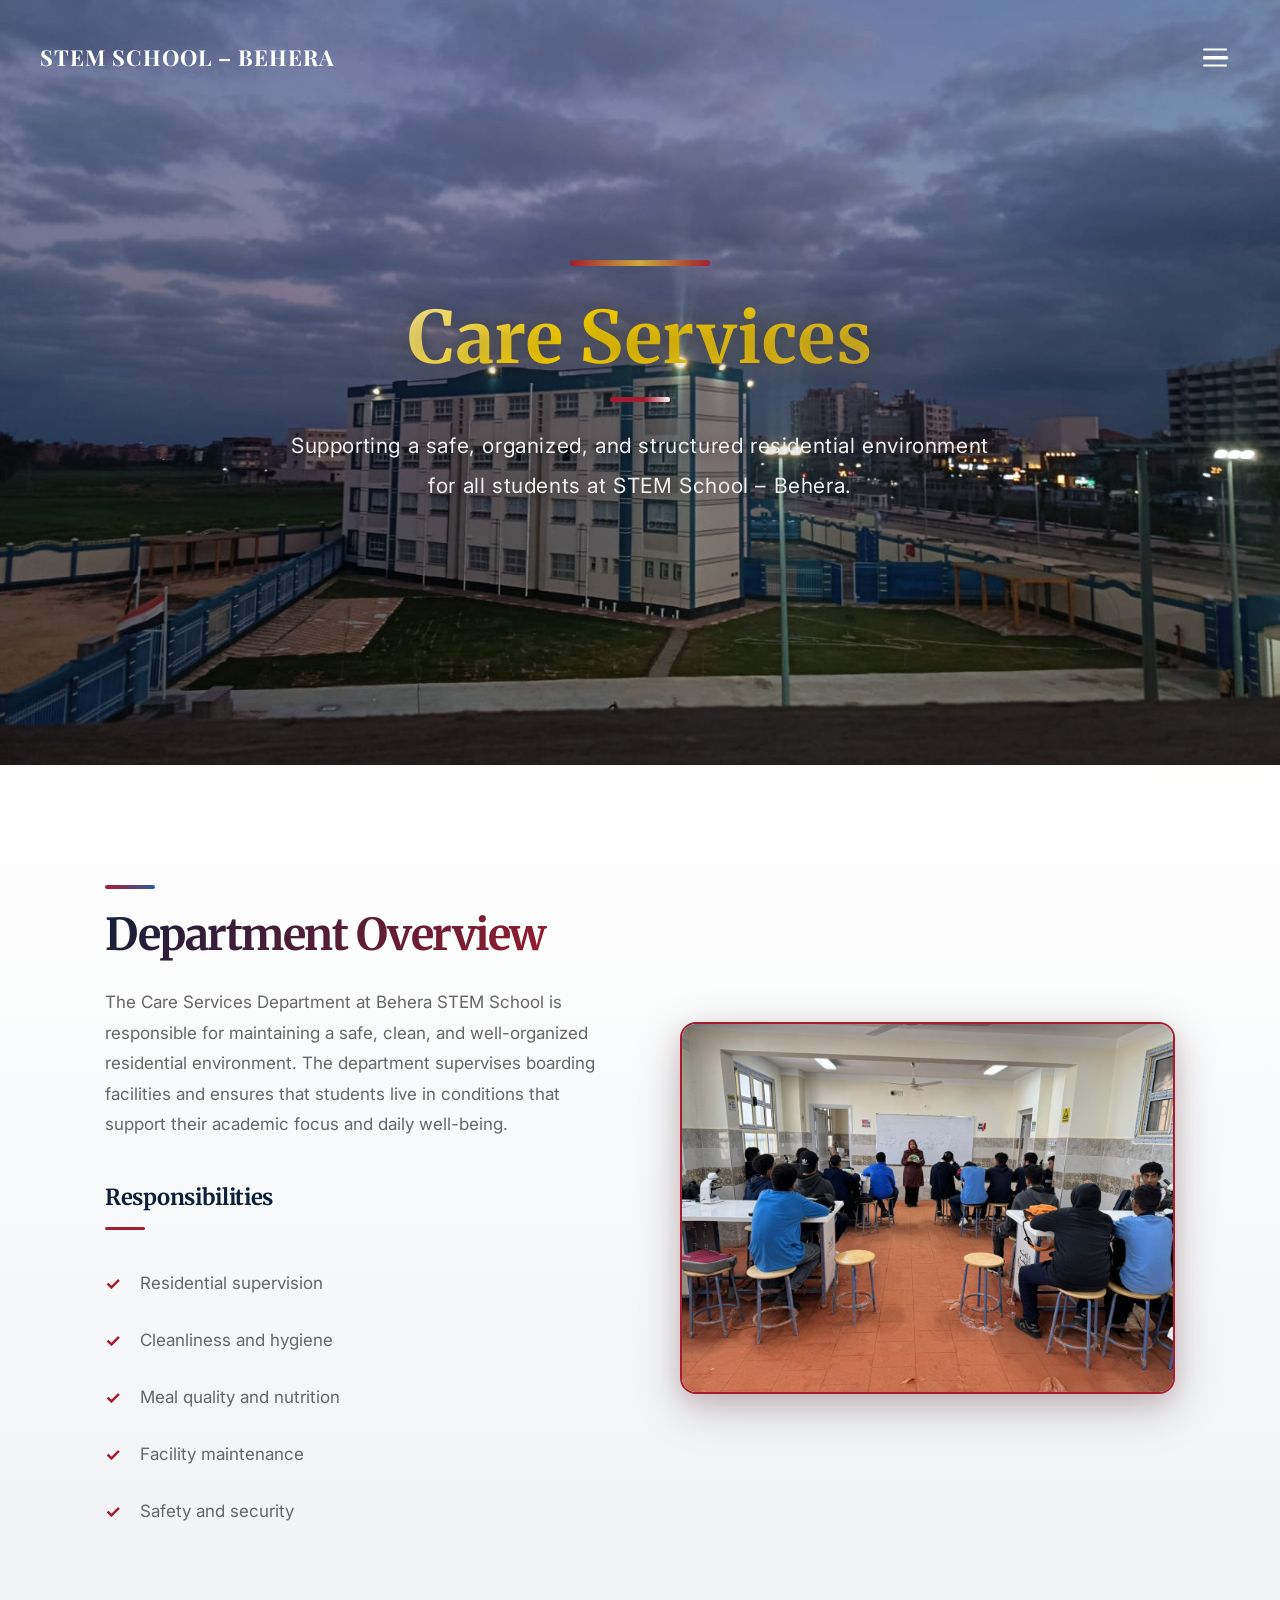
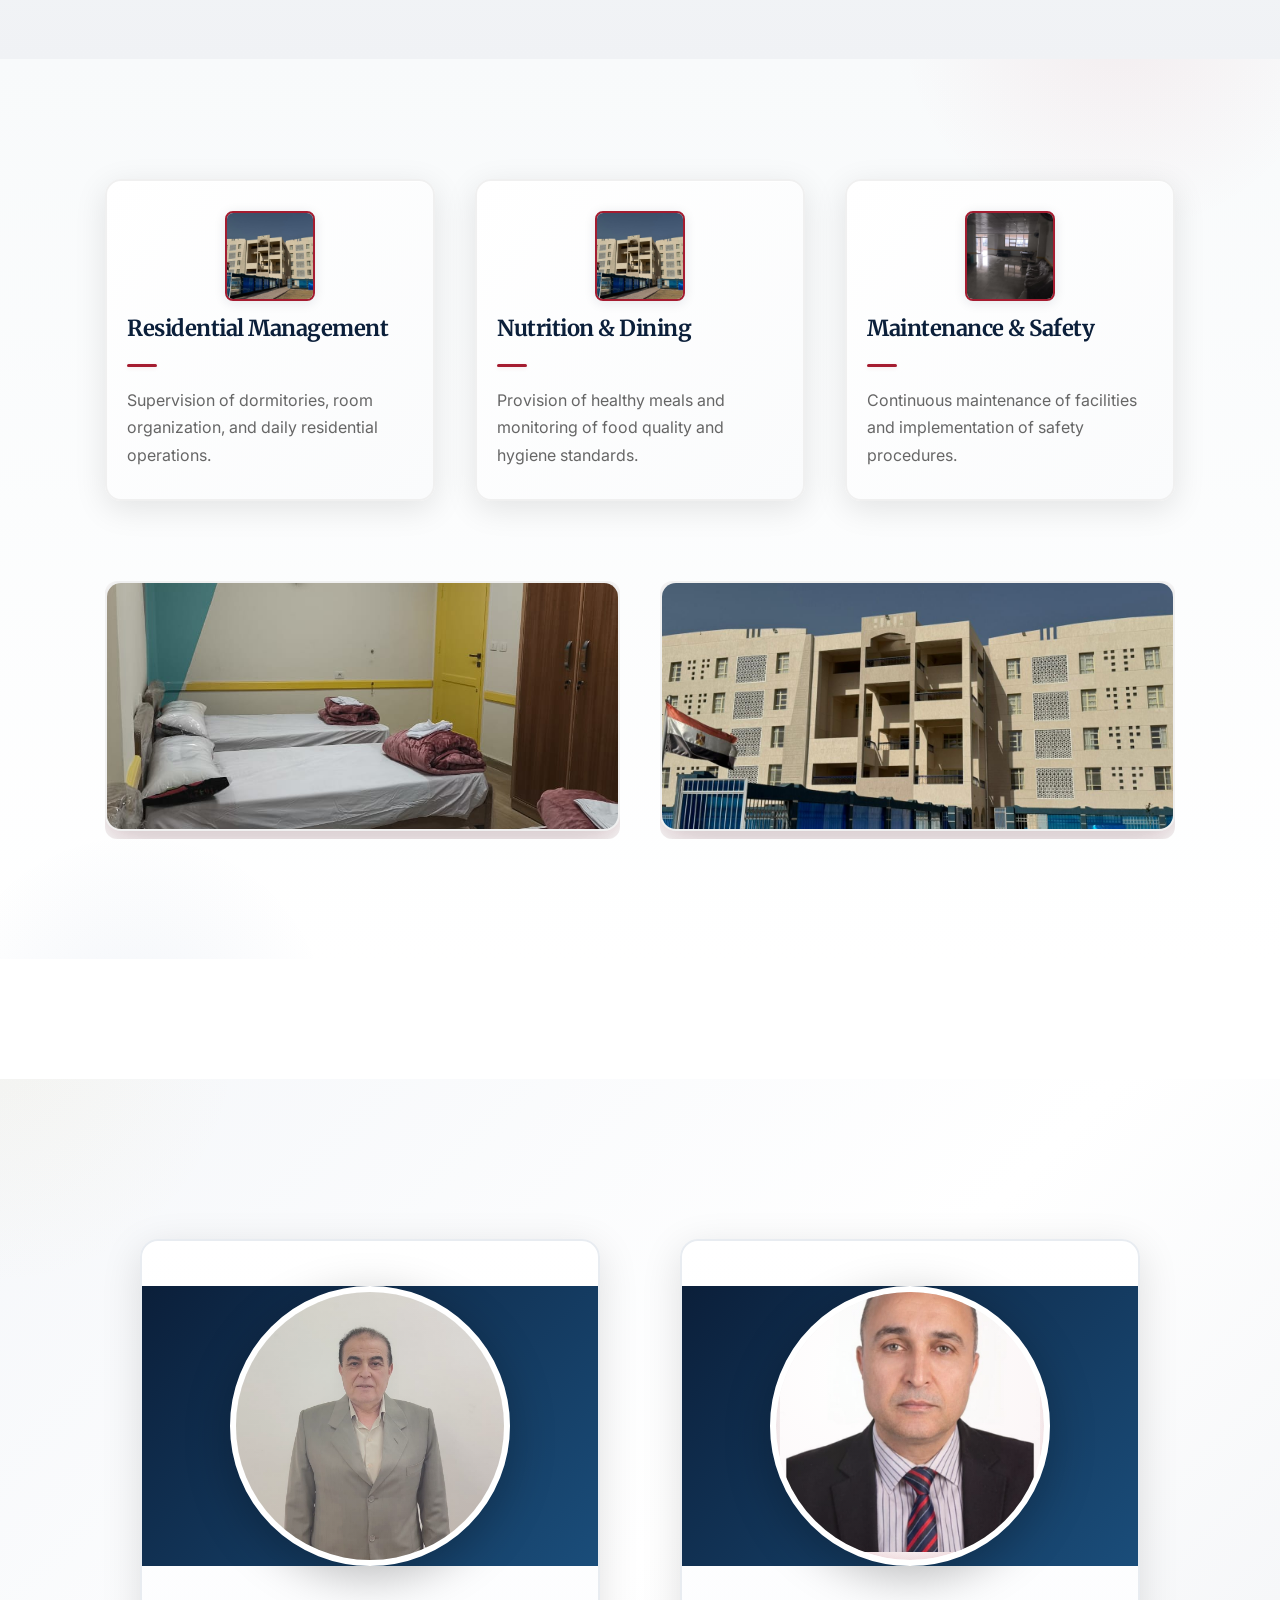
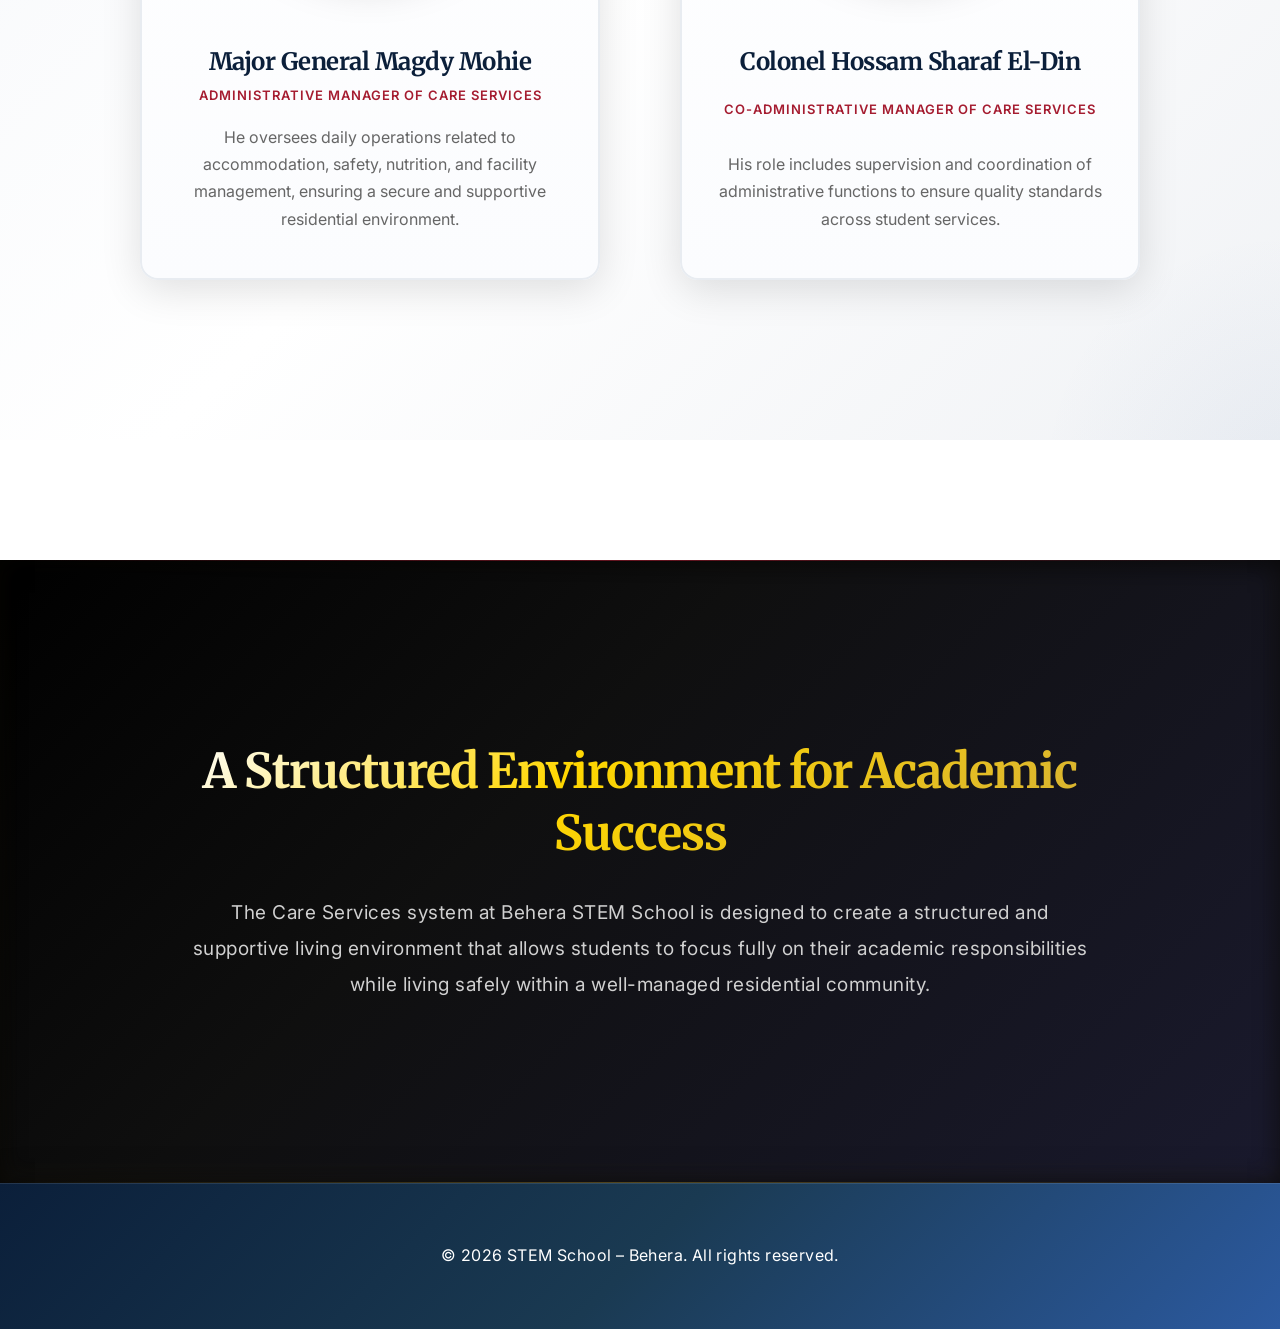
<file: care-services/index.html>
<!DOCTYPE html>
<html lang="en">

<head>
    <meta charset="UTF-8">
    <meta name="viewport" content="width=device-width, initial-scale=1.0">
    <title>Care Services - STEM School Behera</title>
    <link rel="stylesheet" href="../main.css">
    <link rel="stylesheet" href="css/styles.css">
    <!-- Google Fonts -->
    <link href="https://fonts.googleapis.com/css2?family=Playfair+Display:wght@400;700&family=Merriweather:wght@400;700&family=Inter:wght@400;500;600&display=swap" rel="stylesheet">
</head>

<body>
    <!-- NAVBAR -->
    <nav id="navbar" class="navbar" role="navigation">
        <div class="navbar-container">
            <a href="../index.html" class="navbar-logo">STEM School – Behera</a>
            <button class="hamburger" aria-label="Open menu" aria-expanded="false">
                <span class="hamburger-box"><span class="hamburger-inner"></span></span>
            </button>
        </div>
    </nav>
    <div class="harvard-backdrop" hidden></div>
    <aside class="harvard-menu" aria-hidden="true">
        <nav class="harvard-nav" aria-label="Main navigation">
            <ul class="harvard-list">
                <li class="menu-item">
                    <a href="../index.html" class="menu-main-link">STEM School – Behera</a>
                </li>
                <li class="menu-item">
                    <a href="../circullum2/index.html" class="menu-main-link">Academics</a>
                </li>
                <li class="menu-item">
                    <a href="../admissions/index.html" class="menu-main-link">Admissions</a>
                </li>
                <li class="menu-item">
                    <button class="menu-parent" aria-expanded="false">Campus Life</button>
                    <ul class="submenu">
                        <li><a href="../campus-life/index.html">Facilities</a></li>
                    </ul>
                </li>
                <li class="menu-item">
                    <a href="../extracurricular/extracurricular.html" class="menu-main-link">Extracurricular</a>
                </li>
                <li class="menu-item">
                    <button class="menu-parent" aria-expanded="false">About</button>
                    <ul class="submenu">
                        <li><a href="../about/history.html">History</a></li>
                        <li><a href="../team/index.html">Our Team</a></li>
                        <li><a href="index.html">Care Services</a></li>
                        <li><a href="../care/index.html">Who We Are</a></li>
                    </ul>
                </li>
            </ul>
        </nav>
    </aside>

    <!-- Section 1: Page Header -->
    <header id="home">
        <img src="../images/care-services/interesting-view.jpeg" alt="Care Services Hero" class="header-img">
        <div class="hero-content">
            <div class="harvard-header-bar"></div>
            <h1 class="hero-title">Care Services</h1>
            <div class="red-line hero-red"></div>
            <p class="hero-subtitle">Supporting a safe, organized, and structured residential environment for all students at STEM School – Behera.</p>
        </div>
    </header>

    <!-- Section 2: Department Overview -->
    <section class="overview" id="overview">
        <div class="container">
            <div class="overview-grid">
                <div class="overview-text fade-up">
                    <h2>Department Overview</h2>
                    <p>The Care Services Department at Behera STEM School is responsible for maintaining a safe, clean, and well-organized residential environment. The department supervises boarding facilities and ensures that students live in conditions
                        that support their academic focus and daily well-being.</p>

                    <h3 class="responsibilities-title">Responsibilities</h3>
                    <ul class="responsibilities-list">
                        <li>Residential supervision</li>
                        <li>Cleanliness and hygiene</li>
                        <li>Meal quality and nutrition</li>
                        <li>Facility maintenance</li>
                        <li>Safety and security</li>
                    </ul>
                </div>

                <div class="overview-image fade-up">
                    <img src="../images/care/in the lab.jpeg" alt="Students in residential study environment" class="image-hover">
                </div>
            </div>
        </div>
    </section>

    <!-- Section 3: Operations & Services -->
    <section class="services" id="services">
        <div class="container">
            <h2 class="section-title fade-up">Operations & Services</h2>

            <div class="services-grid">
                <div class="service-card fade-up">
                    <div class="service-img-top">
                        <img src="../images/care-services/hotel.jpeg" alt="Residential Management" />
                    </div>
                    <h3>Residential Management</h3>
                    <div class="red-line"></div>
                    <p>Supervision of dormitories, room organization, and daily residential operations.</p>
                </div>

                <div class="service-card fade-up">
                    <div class="service-img-top">
                        <img src="../images/care-services/hotel.jpeg" alt="Nutrition & Dining" />
                    </div>
                    <h3>Nutrition & Dining</h3>
                    <div class="red-line"></div>
                    <p>Provision of healthy meals and monitoring of food quality and hygiene standards.</p>
                </div>

                <div class="service-card fade-up">
                    <div class="service-img-top">
                        <img src="../images/care-services/studing%20room.jpeg" alt="Maintenance & Safety" />
                    </div>
                    <h3>Maintenance & Safety</h3>
                    <div class="red-line"></div>
                    <p>Continuous maintenance of facilities and implementation of safety procedures.</p>
                </div>
            </div>

            <div class="services-images">
                <div class="service-image fade-up">
                    <img src="../images/admissions/room or dorm.jpeg" alt="Our Dormitory" class="image-hover">
                </div>
                <div class="service-image fade-up">
                    <img src="../images/care-services/hotel.jpeg" alt="Facility Hotel" class="image-hover">
                </div>
            </div>
        </div>
    </section>


    <!-- Section 4: Leadership -->
    <section class="leadership" id="leadership">
        <div class="container">
            <h2 class="section-title fade-up">Leadership</h2>
            <div class="leadership-grid">
                <!-- General Card -->
                <div class="leadership-card fade-up leadership-card-general">
                    <div class="color-bar color-bar-red"></div>
                    <div class="card-content-spacing">
                        <div class="lead-img-wrapper">
                            <div class="lead-img-container">
                                <img src="../images/care-services/general.jpeg" alt="Major General Magdy Mohie" class="lead-img-general">
                                <div class="image-overlay-general"></div>
                            </div>
                        </div>
                    </div>
                    <div class="color-bar color-bar-black"></div>
                    <div class="card-text-spacing">
                        <h3>Major General Magdy Mohie</h3>
                        <p class="position">Administrative Manager of Care Services</p>
                        <p class="description">He oversees daily operations related to accommodation, safety, nutrition, and facility management, ensuring a secure and supportive residential environment.</p>
                    </div>
                </div>

                <!-- Colonel Card -->
                <div class="leadership-card fade-up leadership-card-colonel">
                    <div class="color-bar color-bar-white"></div>
                    <div class="card-content-spacing">
                        <div class="lead-img-wrapper">
                            <div class="lead-img-container">
                                <img src="../images/care-services/colonel.jpeg" alt="Colonel Hossam Sharaf El-Din" class="lead-img-colonel">
                                <div class="image-overlay-colonel"></div>
                            </div>
                        </div>
                    </div>
                    <div class="color-bar color-bar-red"></div>
                    <div class="card-text-spacing">
                        <h3>Colonel Hossam Sharaf El-Din</h3>
                        <p class="position">Co-Administrative Manager of Care Services</p>
                        <p class="description">His role includes supervision and coordination of administrative functions to ensure quality standards across student services.</p>
                    </div>
                </div>
            </div>
        </div>
    </section>

    <!-- Section 5: Student Environment (Closing) -->
    <section class="closing" id="closing">
        <div class="container">
            <div class="closing-content fade-up">
                <h2>A Structured Environment for Academic Success</h2>
                <p>The Care Services system at Behera STEM School is designed to create a structured and supportive living environment that allows students to focus fully on their academic responsibilities while living safely within a well-managed residential
                    community.
                </p>
            </div>
        </div>
    </section>

    <!-- Footer -->
    <footer class="footer">
        <div class="container">
            <p>&copy; 2026 STEM School – Behera. All rights reserved.</p>
        </div>
    </footer>

    <script src="js/script.js"></script>
    <script src="../main.js"></script>
</body>

</html>
</file>
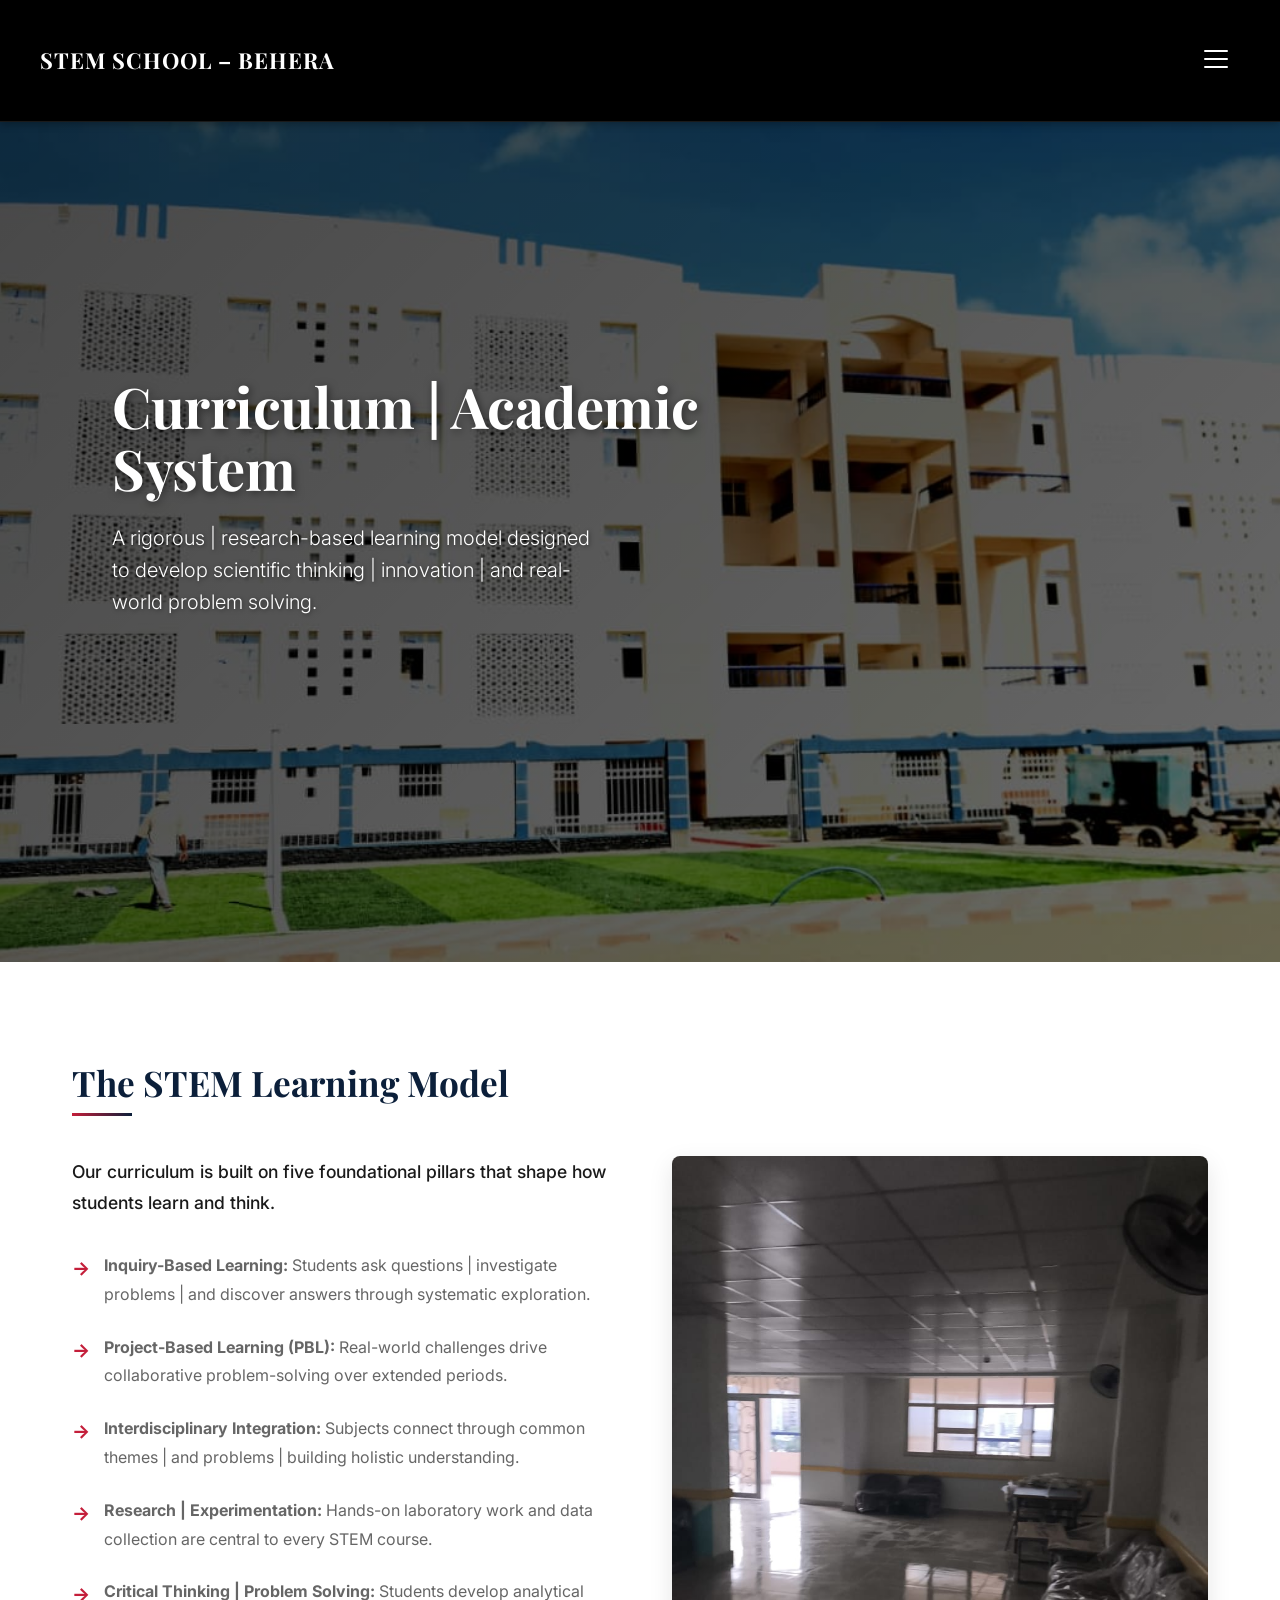
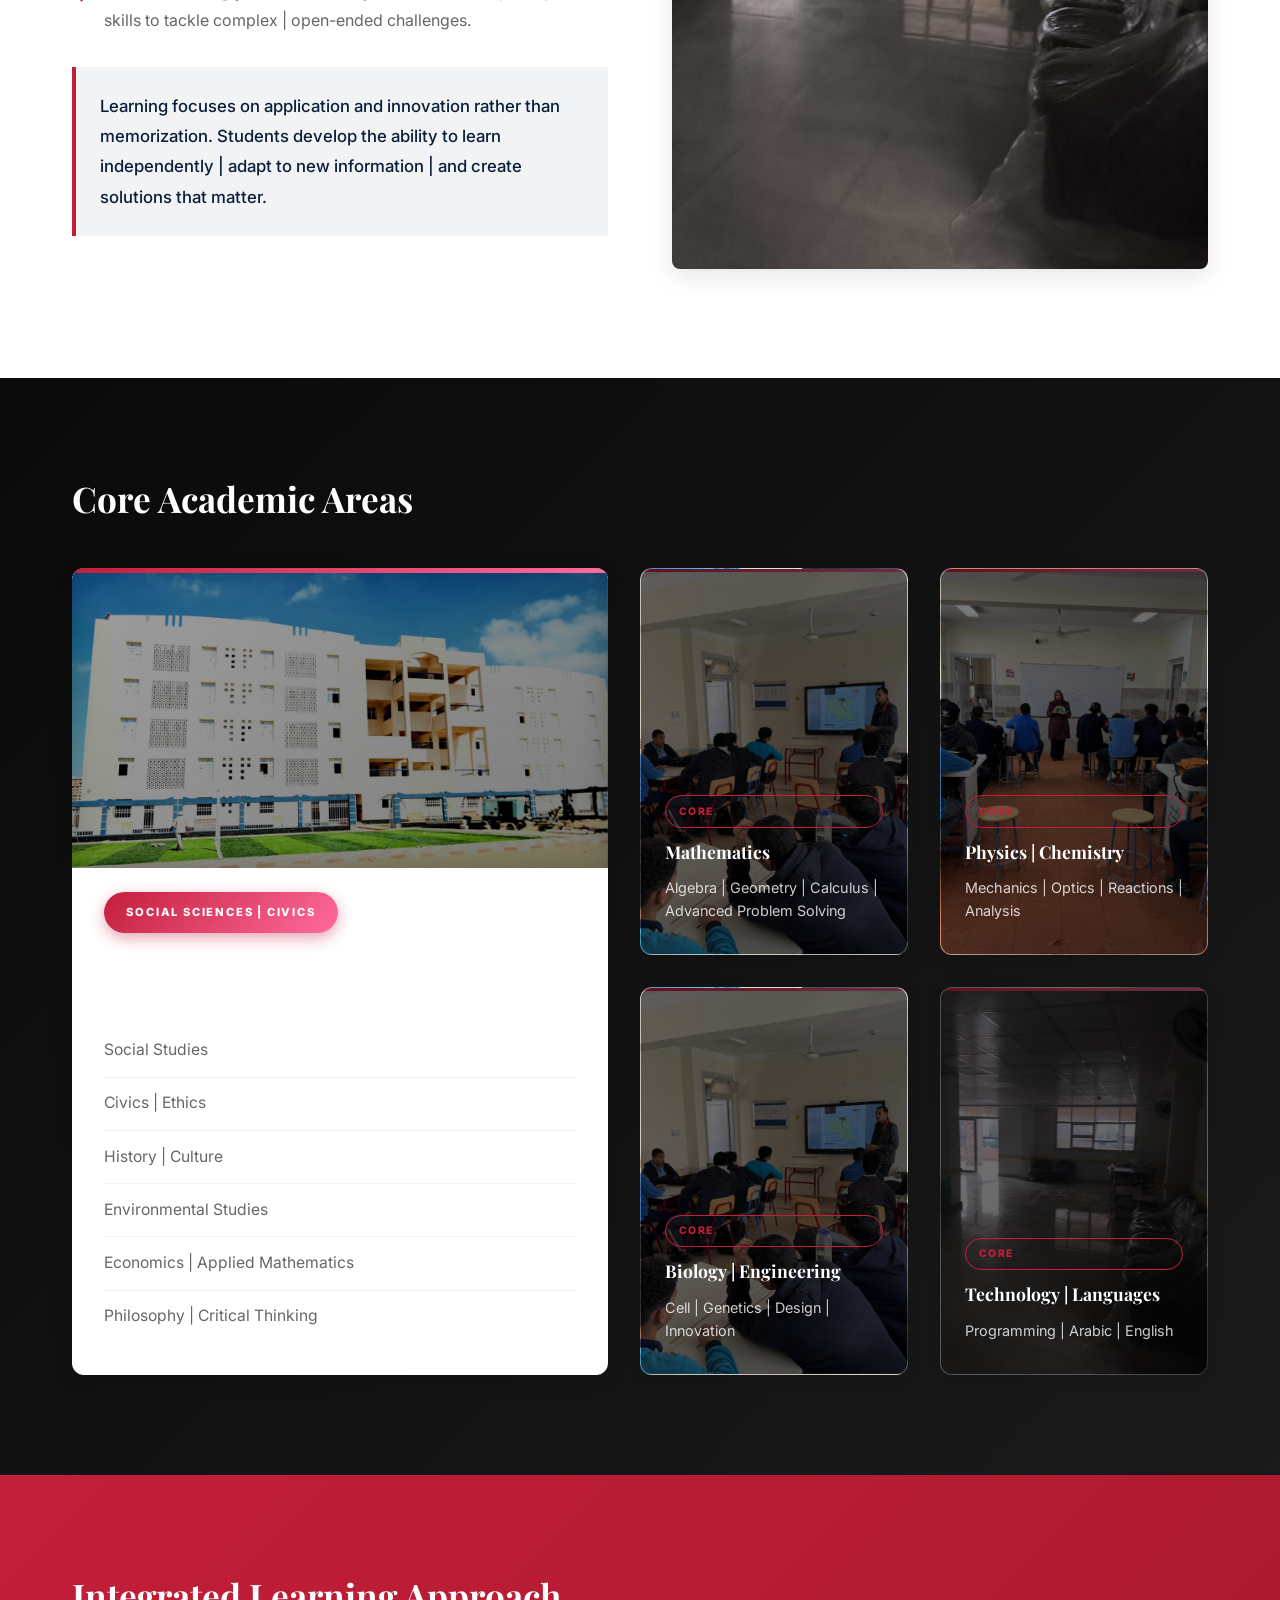
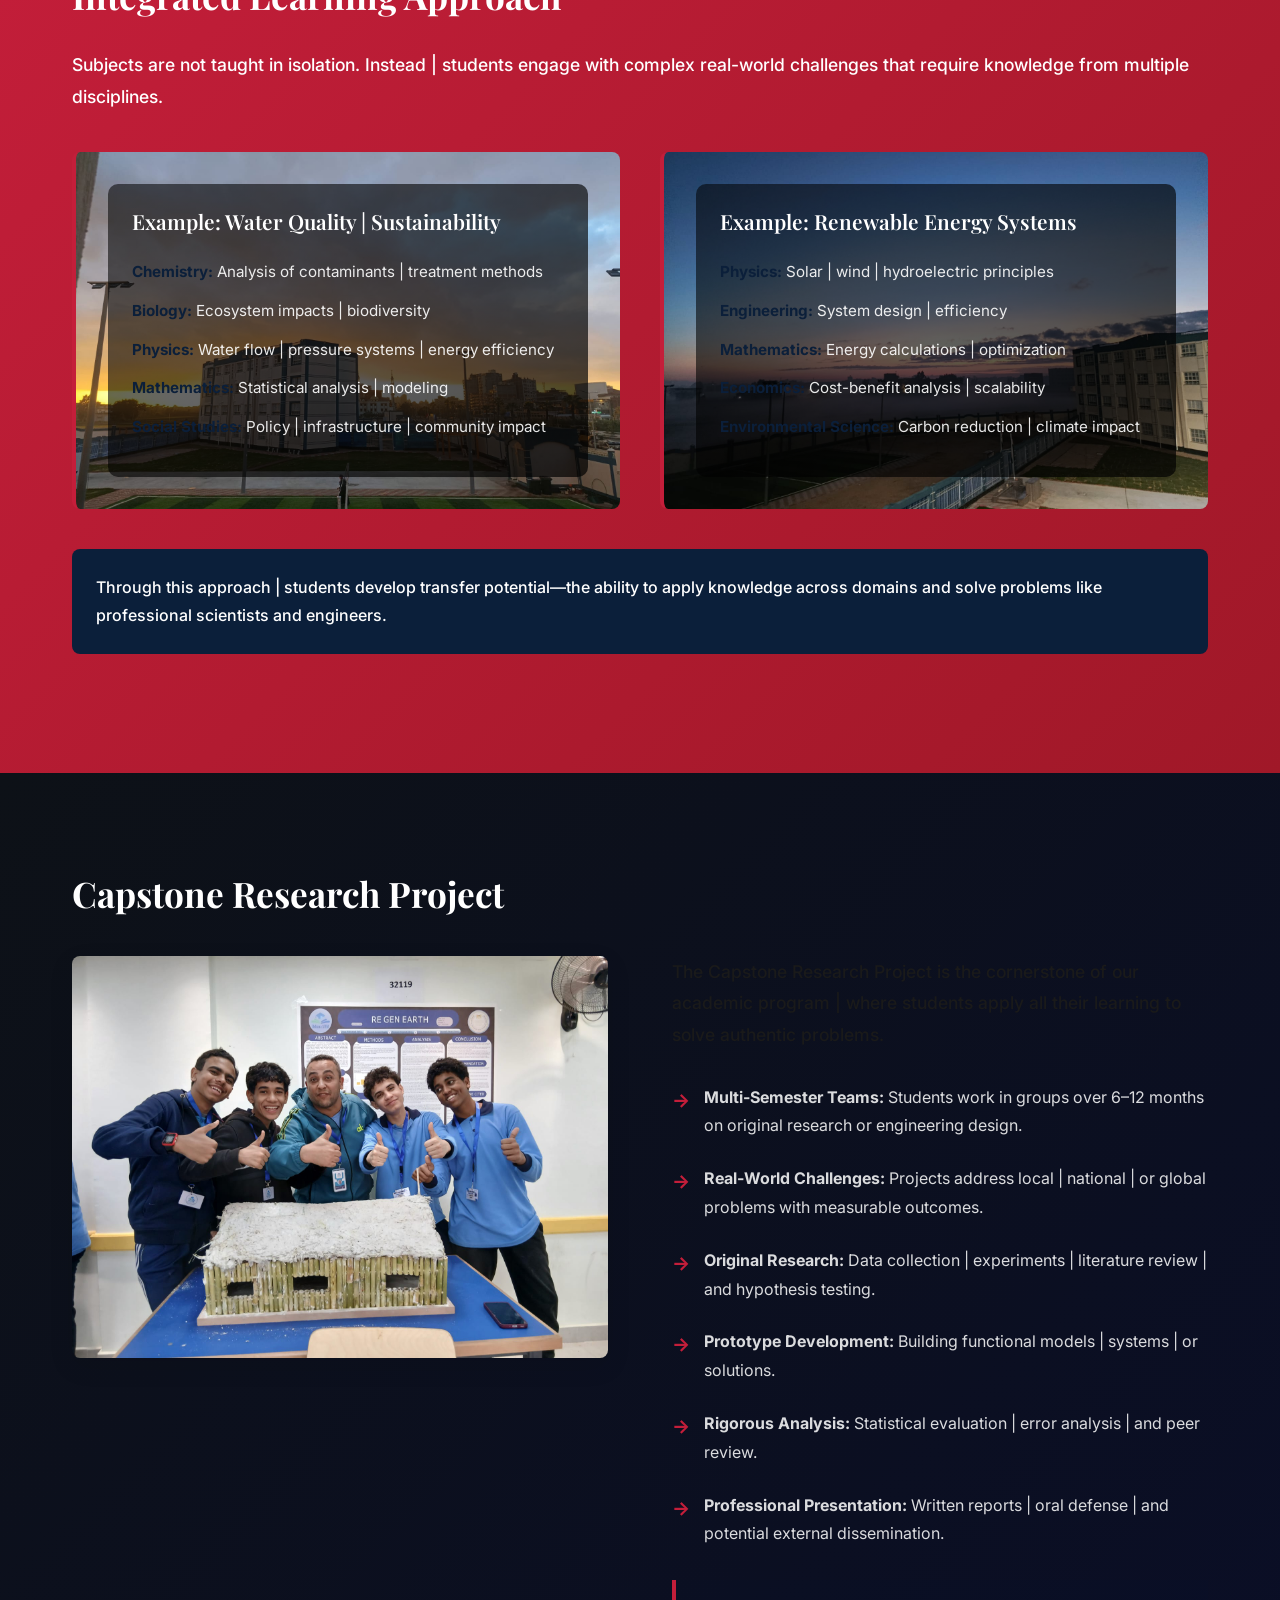
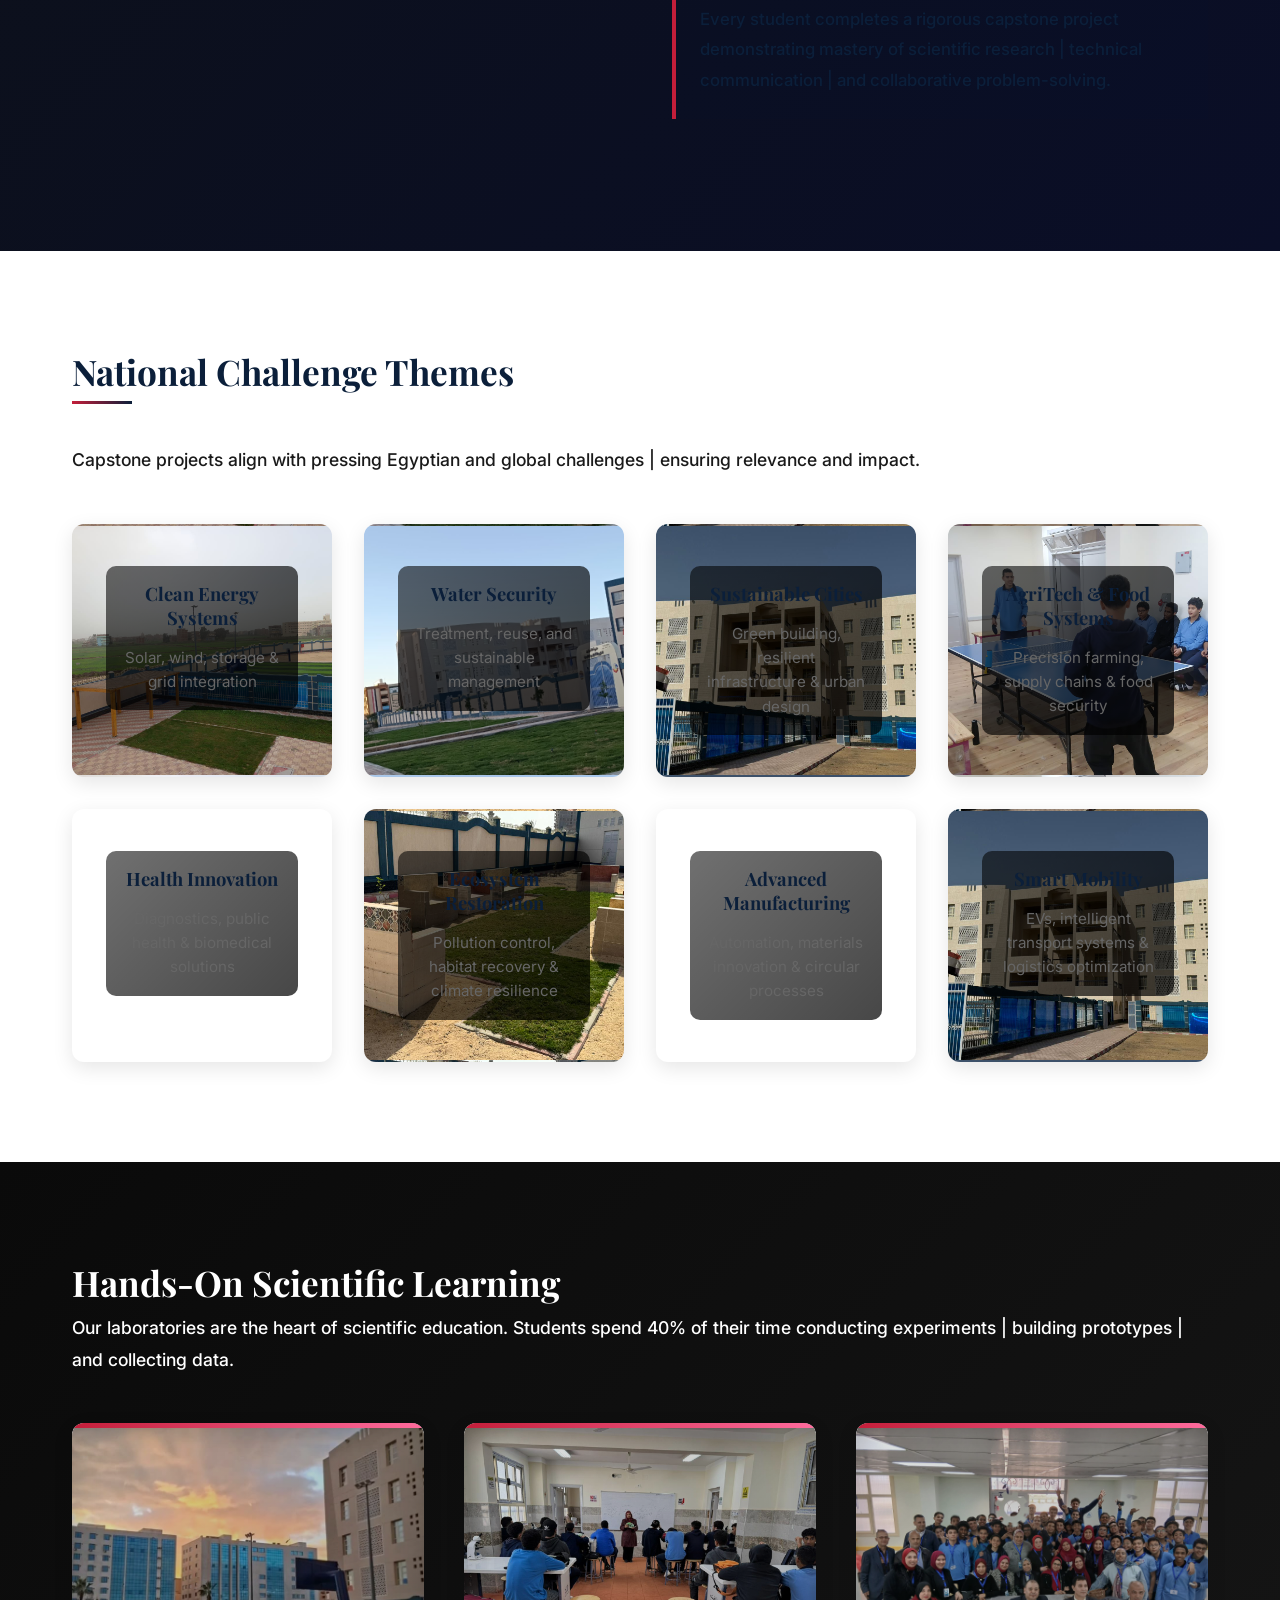
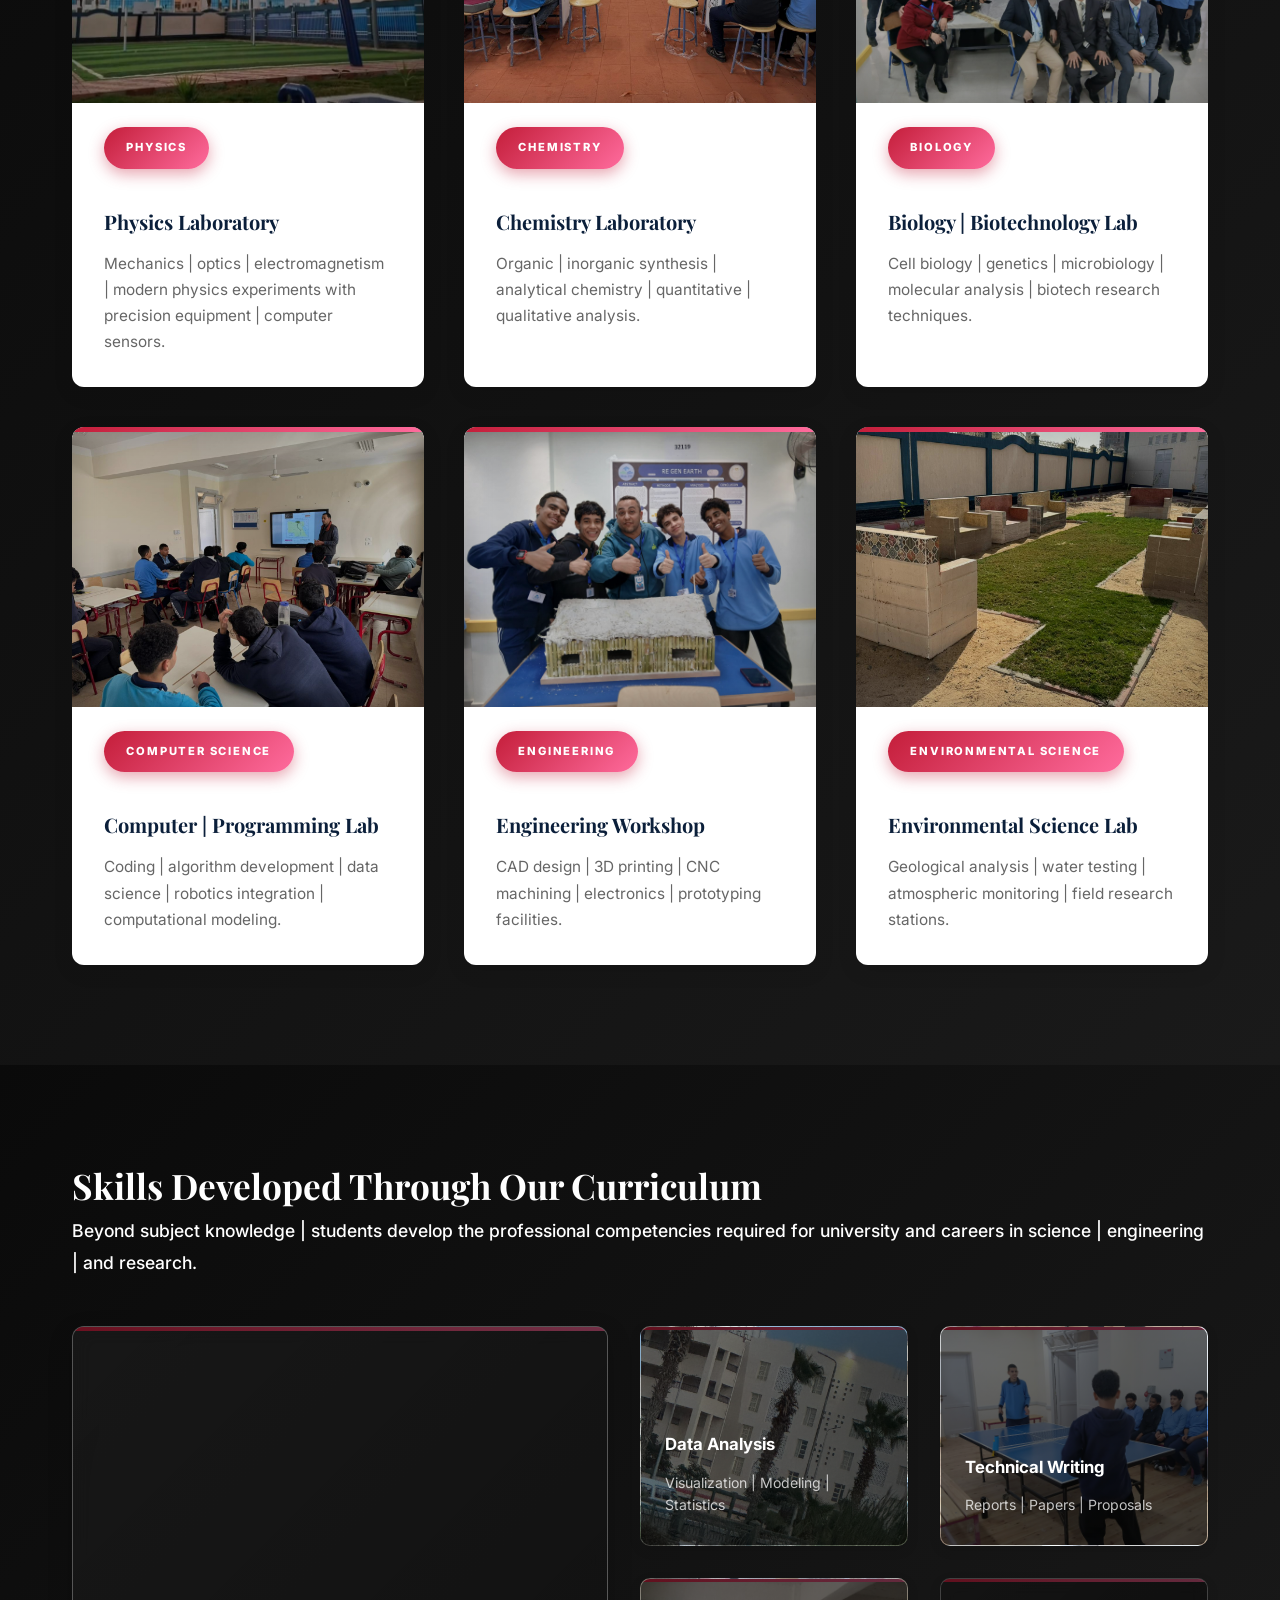
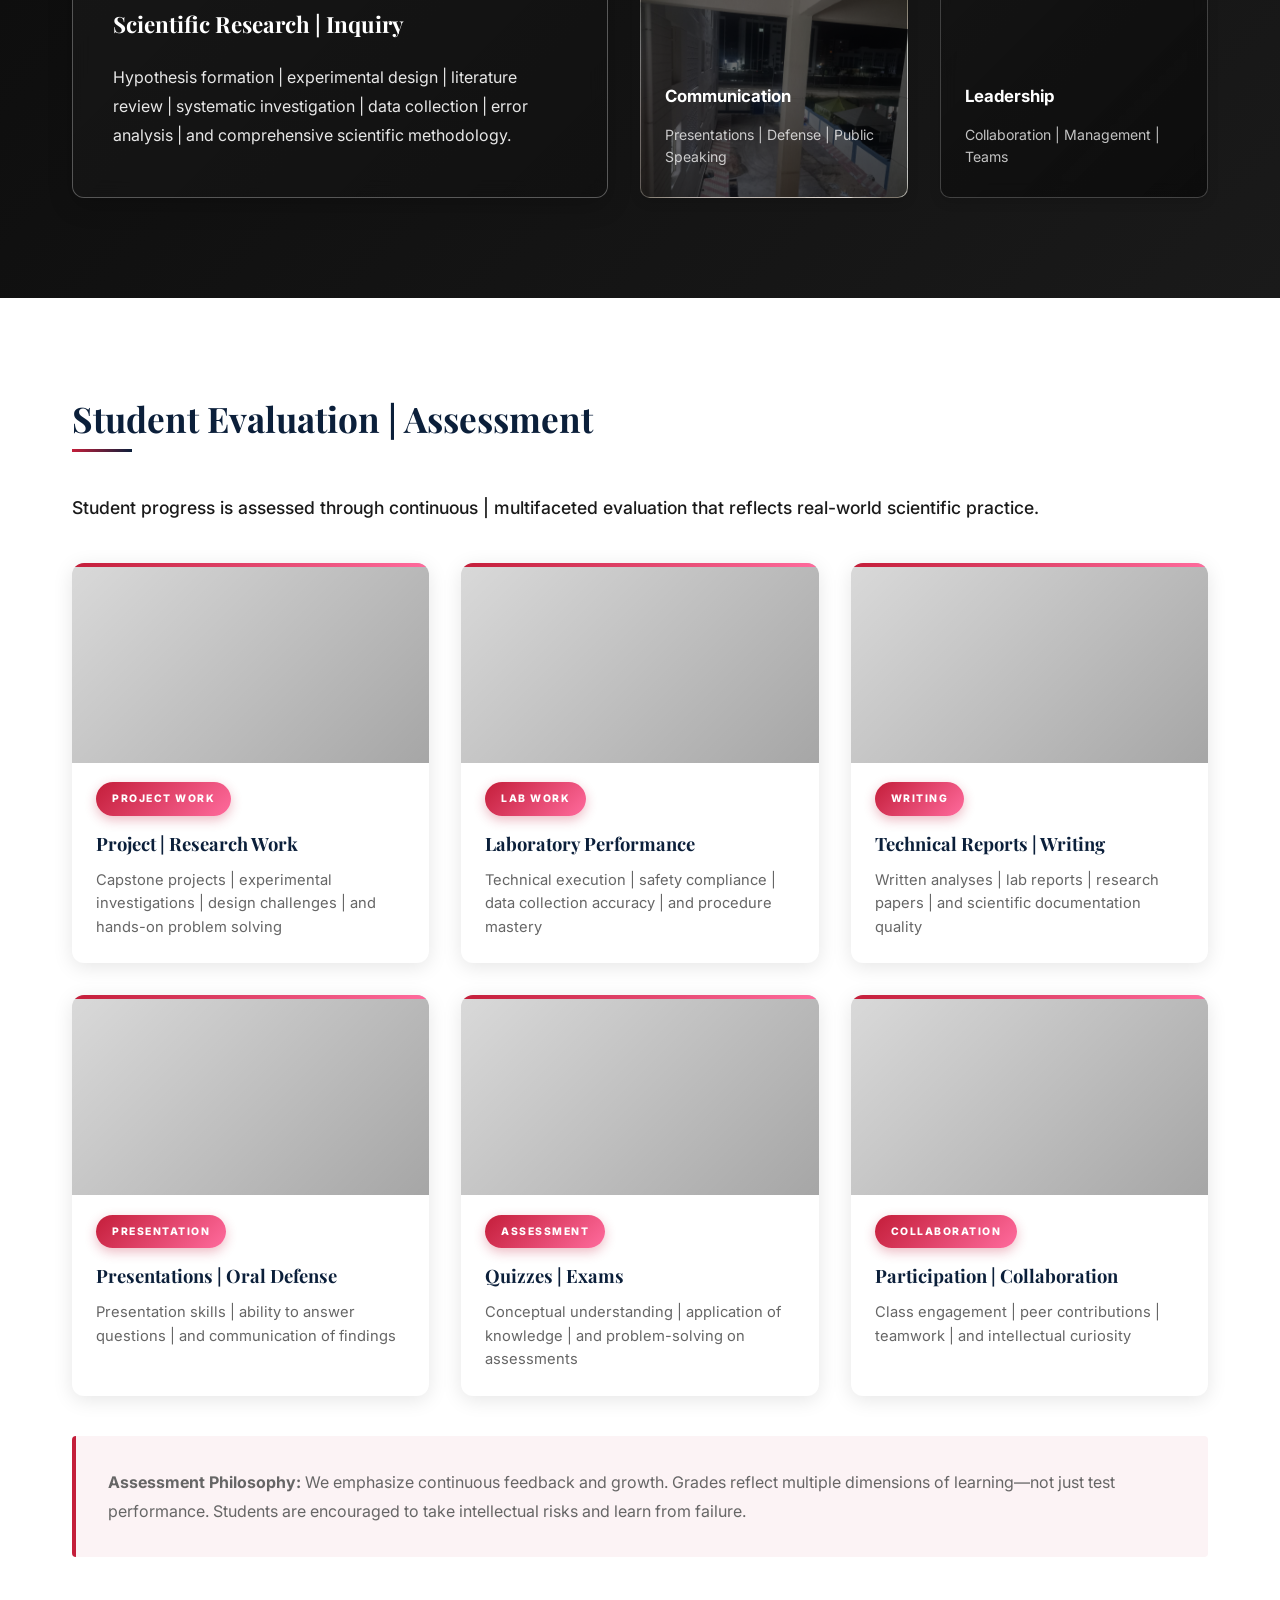
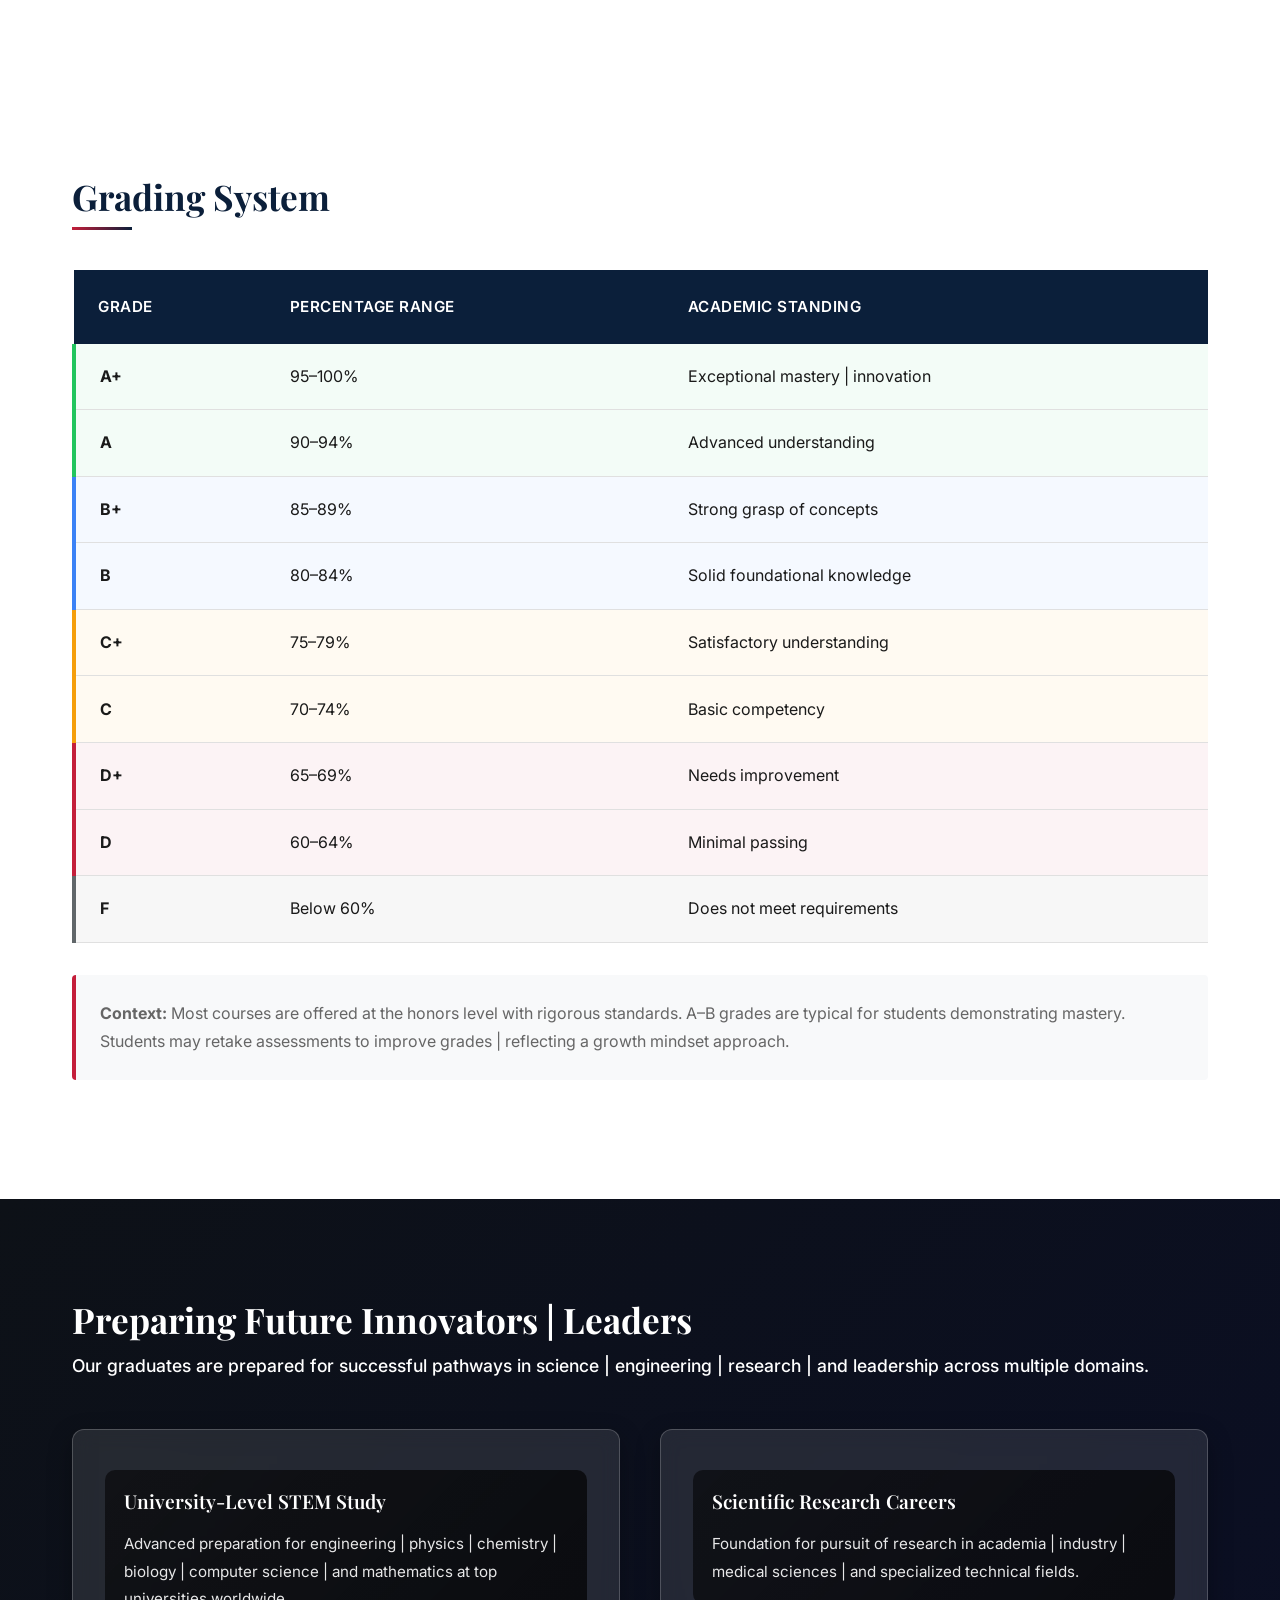
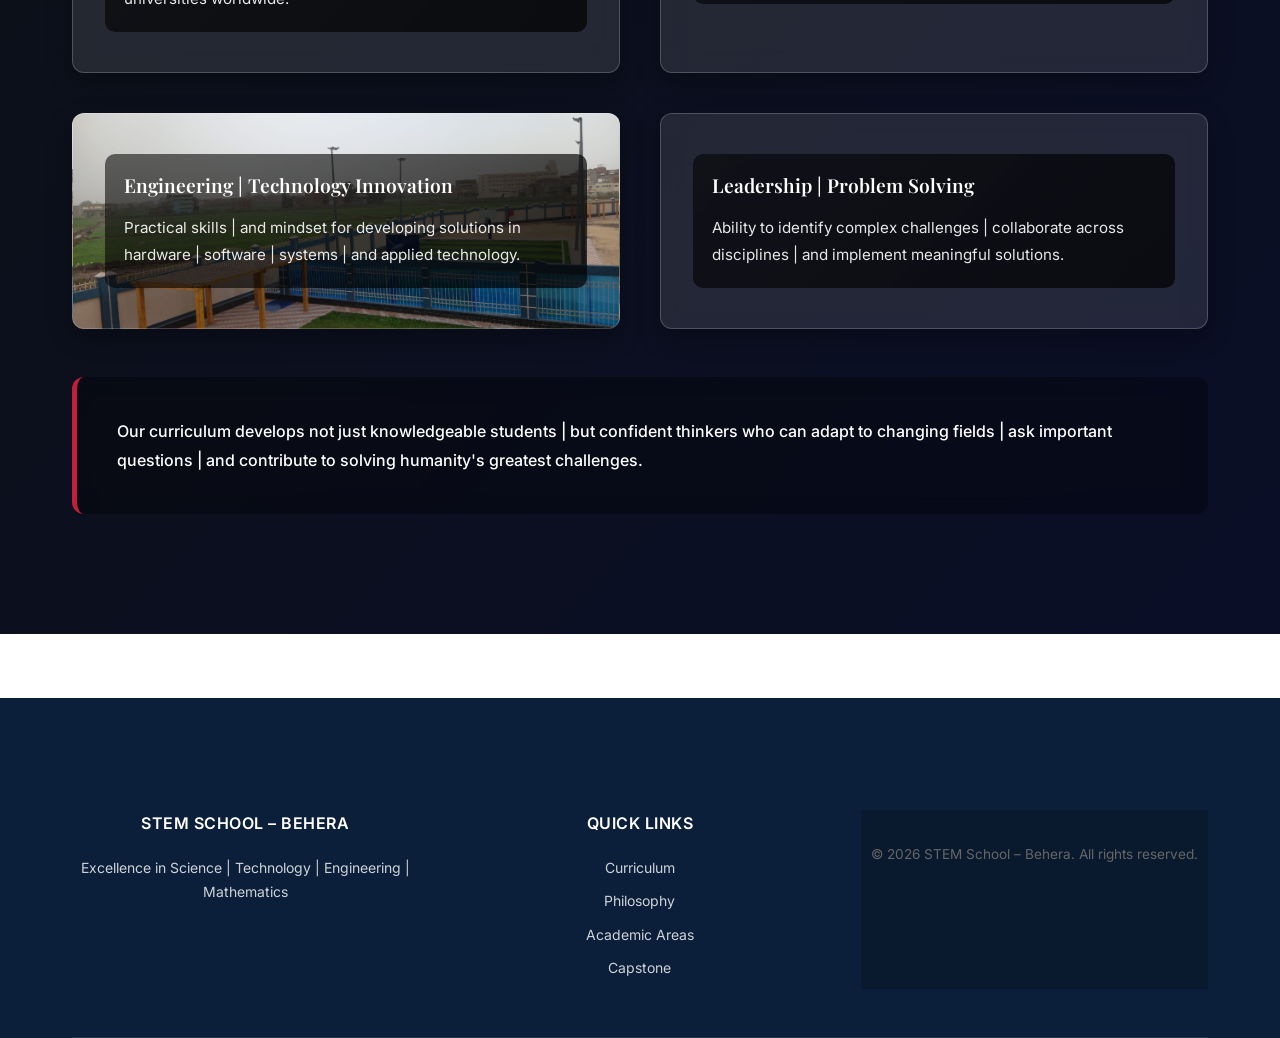
<file: circullum2/index.html>
<!DOCTYPE html>
<html lang="en">

<head>
    <meta charset="UTF-8">
    <meta name="viewport" content="width=device-width, initial-scale=1.0">
    <title>Curriculum & Academic System | STEM School – Behera</title>
    <link rel="preconnect" href="https://fonts.googleapis.com">
    <link rel="preconnect" href="https://fonts.gstatic.com" crossorigin>
    <link href="https://fonts.googleapis.com/css2?family=Playfair+Display:wght@600;700&family=Inter:wght@400;500;600;700&display=swap" rel="stylesheet">
    <link rel="stylesheet" href="../main.css">
    <link rel="stylesheet" href="css/styles.css">
    <link rel="icon" href="[data-uri]">
</head>

<body>
    <!-- NAVBAR -->
    <nav class="navbar" role="navigation">
        <div class="navbar-container">
            <a href="../index.html" class="navbar-logo">STEM School – Behera</a>
            <button class="hamburger" aria-label="Open menu" aria-expanded="false">
                <span class="hamburger-box"><span class="hamburger-inner"></span></span>
            </button>
        </div>
    </nav>
    <div class="harvard-backdrop" hidden></div>
    <aside class="harvard-menu" aria-hidden="true">
        <nav class="harvard-nav" aria-label="Main navigation">
            <ul class="harvard-list">
                <li class="menu-item">
                    <a href="../index.html" class="menu-main-link">STEM School – Behera</a>
                </li>
                <li class="menu-item">
                    <a href="index.html" class="menu-main-link">Academics</a>
                </li>
                <li class="menu-item">
                    <a href="../admissions/index.html" class="menu-main-link">Admissions</a>
                </li>
                <li class="menu-item">
                    <button class="menu-parent" aria-expanded="false">Campus Life</button>
                    <ul class="submenu">
                        <li><a href="../campus-life/index.html">Facilities</a></li>
                    </ul>
                </li>
                <li class="menu-item">
                    <a href="../extracurricular/extracurricular.html" class="menu-main-link">Extracurricular</a>
                </li>
                <li class="menu-item">
                    <button class="menu-parent" aria-expanded="false">About</button>
                    <ul class="submenu">
                        <li><a href="../about/history.html">History</a></li>
                        <li><a href="../team/index.html">Our Team</a></li>
                        <li><a href="../care-services/index.html">Care Services</a></li>
                        <li><a href="../care/index.html">Who We Are</a></li>
                    </ul>
                </li>
            </ul>
        </nav>
    </aside>

    <main>
        <!-- HERO -->
        <section id="curriculum" class="hero">
            <div class="hero-background" style="background-image: url('../images/circullum2/header.jpeg');"></div>
            <div class="hero-overlay"></div>
            <div class="container">
                <div class="hero-content">
                    <h1>Curriculum | Academic System</h1>
                    <p class="hero-subtitle">A rigorous | research-based learning model designed to develop scientific thinking | innovation | and real-world problem solving.</p>
                </div>
            </div>
        </section>

        <!-- SECTION 2: ACADEMIC PHILOSOPHY -->
        <section id="philosophy" class="section section-white">
            <div class="container">
                <h2>The STEM Learning Model</h2>
                <div class="section-divider"></div>

                <div class="content-two-col">
                    <div class="col-content">
                        <p class="intro-text">Our curriculum is built on five foundational pillars that shape how students learn and think.</p>

                        <ul class="philosophy-list">
                            <li>
                                <strong>Inquiry-Based Learning:</strong> Students ask questions | investigate problems | and discover answers through systematic exploration.
                            </li>
                            <li>
                                <strong>Project-Based Learning (PBL):</strong> Real-world challenges drive collaborative problem-solving over extended periods.
                            </li>
                            <li>
                                <strong>Interdisciplinary Integration:</strong> Subjects connect through common themes | and problems | building holistic understanding.
                            </li>
                            <li>
                                <strong>Research | Experimentation:</strong> Hands-on laboratory work and data collection are central to every STEM course.
                            </li>
                            <li>
                                <strong>Critical Thinking | Problem Solving:</strong> Students develop analytical skills to tackle complex | open-ended challenges.
                            </li>
                        </ul>

                        <p class="emphasis">Learning focuses on application and innovation rather than memorization. Students develop the ability to learn independently | adapt to new information | and create solutions that matter.</p>
                    </div>
                    <div class="col-image">
                        <img src="../images/circullum2/studing room.jpeg" alt="Collaborative Learning">
                    </div>
                </div>
            </div>
        </section>

        <!-- SECTION 3: CORE ACADEMIC AREAS -->
        <section id="subjects" class="section section-black">
            <div class="container">
                <h2 class="text-light">Core Academic Areas</h2>
                <div class="section-divider-accent"></div>

                <div class="asymmetric-grid">
                    <!-- Large Featured Card -->
                    <div class="subject-card-large">
                        <div class="card-image" style="background-image: url('../images/circullum2/header.jpeg');"></div>
                        <div class="card-category">SOCIAL SCIENCES | CIVICS</div>
                        <h3>Social Sciences | Civics</h3>
                        <ul class="subject-list">
                            <li>Social Studies</li>
                            <li>Civics | Ethics</li>
                            <li>History | Culture</li>
                            <li>Environmental Studies</li>
                            <li>Economics | Applied Mathematics</li>
                            <li>Philosophy | Critical Thinking</li>
                        </ul>
                    </div>

                    <!-- Small Card 1 -->
                    <div class="subject-card-small" style="background-image: url('../images/circullum2/student_during_classs_2.jpeg'); background-size: cover; background-position: center;">
                        <div class="card-category-small">CORE</div>
                        <h3>Mathematics</h3>
                        <p>Algebra | Geometry | Calculus | Advanced Problem Solving</p>
                    </div>

                    <!-- Small Card 2 -->
                    <div class="subject-card-small" style="background-image: url('../images/circullum2/in_the_lab.jpeg'); background-size: cover; background-position: center;">
                        <div class="card-category-small">CORE</div>
                        <h3>Physics | Chemistry</h3>
                        <p>Mechanics | Optics | Reactions | Analysis</p>
                    </div>

                    <!-- Small Card 3 -->
                    <div class="subject-card-small" style="background-image: url('../images/circullum2/student_during_classs_2.jpeg'); background-size: cover; background-position: center;">
                        <div class="card-category-small">CORE</div>
                        <h3>Biology | Engineering</h3>
                        <p>Cell | Genetics | Design | Innovation</p>
                    </div>

                    <!-- Small Card 4 -->
                    <div class="subject-card-small" style="background-image: url('../images/circullum2/studing room.jpeg'); background-size: cover; background-position: center;">
                        <div class="card-category-small">CORE</div>
                        <h3>Technology | Languages</h3>
                        <p>Programming | Arabic | English</p>
                    </div>
                </div>
        </section>

        <!-- SECTION 4: INTERDISCIPLINARY LEARNING -->
        <section class="section section-red">
            <div class="container">
                <h2 class="text-light">Integrated Learning Approach</h2>
                <div class="section-divider-light"></div>

                <div class="integrated-content">
                    <p class="intro-text text-light">Subjects are not taught in isolation. Instead | students engage with complex real-world challenges that require knowledge from multiple disciplines.</p>

                    <div class="integrated-grid">
                        <div class="integrated-card dark" style="background-image: url('../images/circullum2/intersting view.jpeg'); background-size: cover; background-position: center;">
                            <div style="background: linear-gradient(135deg, rgba(0,0,0,0.55) 0%, rgba(0,0,0,0.7) 100%); padding: 1.5rem; border-radius: 10px;">
                                <h3>Example: Water Quality | Sustainability</h3>
                                <p><strong>Chemistry:</strong> Analysis of contaminants | treatment methods</p>
                                <p><strong>Biology:</strong> Ecosystem impacts | biodiversity</p>
                                <p><strong>Physics:</strong> Water flow | pressure systems | energy efficiency</p>
                                <p><strong>Mathematics:</strong> Statistical analysis | modeling</p>
                                <p><strong>Social Studies:</strong> Policy | infrastructure | community impact</p>
                            </div>
                        </div>

                        <div class="integrated-card dark" style="background-image: url('../images/circullum2/more intersting view.jpeg'); background-size: cover; background-position: center;">
                            <div style="background: linear-gradient(135deg, rgba(0,0,0,0.55) 0%, rgba(0,0,0,0.7) 100%); padding: 1.5rem; border-radius: 10px;">
                                <h3>Example: Renewable Energy Systems</h3>
                                <p><strong>Physics:</strong> Solar | wind | hydroelectric principles</p>
                                <p><strong>Engineering:</strong> System design | efficiency</p>
                                <p><strong>Mathematics:</strong> Energy calculations | optimization</p>
                                <p><strong>Economics:</strong> Cost-benefit analysis | scalability</p>
                                <p><strong>Environmental Science:</strong> Carbon reduction | climate impact</p>
                            </div>
                        </div>
                    </div>

                    <p class="integrated-conclusion">Through this approach | students develop transfer potential—the ability to apply knowledge across domains and solve problems like professional scientists and engineers.</p>
                </div>
            </div>
        </section>

        <!-- SECTION 5: CAPSTONE RESEARCH -->
        <section id="capstone" class="section section-blue-black">
            <div class="container">
                <h2 class="text-light">Capstone Research Project</h2>
                <div class="section-divider-accent"></div>

                <div class="content-two-col reverse">
                    <div class="col-image">
                        <img src="../images/circullum2/project of the cap.jpeg" alt="Capstone Projects">
                    </div>
                    <div class="col-content text-light">
                        <p class="intro-text">The Capstone Research Project is the cornerstone of our academic program | where students apply all their learning to solve authentic problems.</p>

                        <ul class="philosophy-list philosophy-list-light">
                            <li><strong>Multi-Semester Teams:</strong> Students work in groups over 6–12 months on original research or engineering design.</li>
                            <li><strong>Real-World Challenges:</strong> Projects address local | national | or global problems with measurable outcomes.</li>
                            <li><strong>Original Research:</strong> Data collection | experiments | literature review | and hypothesis testing.</li>
                            <li><strong>Prototype Development:</strong> Building functional models | systems | or solutions.</li>
                            <li><strong>Rigorous Analysis:</strong> Statistical evaluation | error analysis | and peer review.</li>
                            <li><strong>Professional Presentation:</strong> Written reports | oral defense | and potential external dissemination.</li>
                        </ul>

                        <p class="emphasis">Every student completes a rigorous capstone project demonstrating mastery of scientific research | technical communication | and collaborative problem-solving.</p>
                    </div>
                </div>
            </div>
        </section>

        <!-- SECTION 6: EGYPTIAN GRAND CHALLENGES -->
        <section class="section section-white">
            <div class="container">
                <h2>National Challenge Themes</h2>
                <div class="section-divider"></div>

                <p class="intro-text">Capstone projects align with pressing Egyptian and global challenges | ensuring relevance and impact.</p>

                <div class="challenges-grid">
                    <div class="challenge-card" style="background-image: url('../images/circullum2/football yard.jpeg'); background-size: cover; background-position: center;">
                        <div style="background: linear-gradient(135deg, rgba(0,0,0,0.56) 0%, rgba(0,0,0,0.72) 100%); padding: 1rem; border-radius: 10px;">
                            <h3>Clean Energy Systems</h3>
                            <p>Solar, wind, storage & grid integration</p>
                        </div>
                    </div>
                    <div class="challenge-card" style="background-image: url('../images/circullum2/view of the school.jpeg'); background-size: cover; background-position: center;">
                        <div style="background: linear-gradient(135deg, rgba(0,0,0,0.56) 0%, rgba(0,0,0,0.72) 100%); padding: 1rem; border-radius: 10px;">
                            <h3>Water Security</h3>
                            <p>Treatment, reuse, and sustainable management</p>
                        </div>
                    </div>
                    <div class="challenge-card" style="background-image: url('../images/circullum2/hotel.jpeg'); background-size: cover; background-position: center;">
                        <div style="background: linear-gradient(135deg, rgba(0,0,0,0.56) 0%, rgba(0,0,0,0.72) 100%); padding: 1rem; border-radius: 10px;">
                            <h3>Sustainable Cities</h3>
                            <p>Green building, resilient infrastructure & urban design</p>
                        </div>
                    </div>
                    <div class="challenge-card" style="background-image: url('../images/circullum2/palying for the PE calss.jpeg'); background-size: cover; background-position: center;">
                        <div style="background: linear-gradient(135deg, rgba(0,0,0,0.56) 0%, rgba(0,0,0,0.72) 100%); padding: 1rem; border-radius: 10px;">
                            <h3>AgriTech & Food Systems</h3>
                            <p>Precision farming, supply chains & food security</p>
                        </div>
                    </div>
                    <div class="challenge-card" style="background-image: url('https://images.unsplash.com/photo-1559757148-5c350d0d3c56?w=500&q=80'); background-size: cover; background-position: center;">
                        <div style="background: linear-gradient(135deg, rgba(0,0,0,0.56) 0%, rgba(0,0,0,0.72) 100%); padding: 1rem; border-radius: 10px;">
                            <h3>Health Innovation</h3>
                            <p>Diagnostics, public health & biomedical solutions</p>
                        </div>
                    </div>
                    <div class="challenge-card" style="background-image: url('../images/circullum2/for rest.jpeg'); background-size: cover; background-position: center;">
                        <div style="background: linear-gradient(135deg, rgba(0,0,0,0.56) 0%, rgba(0,0,0,0.72) 100%); padding: 1rem; border-radius: 10px;">
                            <h3>Ecosystem Restoration</h3>
                            <p>Pollution control, habitat recovery & climate resilience</p>
                        </div>
                    </div>
                    <div class="challenge-card" style="background-image: url('https://images.unsplash.com/photo-1581094794329-c8112a89af12?w=500&q=80'); background-size: cover; background-position: center;">
                        <div style="background: linear-gradient(135deg, rgba(0,0,0,0.56) 0%, rgba(0,0,0,0.72) 100%); padding: 1rem; border-radius: 10px;">
                            <h3>Advanced Manufacturing</h3>
                            <p>Automation, materials innovation & circular processes</p>
                        </div>
                    </div>
                    <div class="challenge-card" style="background-image: url('../images/circullum2/hotel.jpeg'); background-size: cover; background-position: center;">
                        <div style="background: linear-gradient(135deg, rgba(0,0,0,0.56) 0%, rgba(0,0,0,0.72) 100%); padding: 1rem; border-radius: 10px;">
                            <h3>Smart Mobility</h3>
                            <p>EVs, intelligent transport systems & logistics optimization</p>
                        </div>
                    </div>
                </div>
            </div>
        </section>

        <!-- SECTION 7: LABORATORY & RESEARCH -->
        <section class="section section-black">
            <div class="container">
                <h2 class="text-light">Hands-On Scientific Learning</h2>
                <div class="section-divider-accent"></div>

                <p class="intro-text text-light">Our laboratories are the heart of scientific education. Students spend 40% of their time conducting experiments | building prototypes | and collecting data.</p>

                <div class="labs-grid">
                    <div class="lab-card">
                        <div class="card-image" style="background-image: url('../images/circullum2/image_with_intersting_sky.jpeg');"></div>
                        <div class="card-category">PHYSICS</div>
                        <h3>Physics Laboratory</h3>
                        <p>Mechanics | optics | electromagnetism | modern physics experiments with precision equipment | computer sensors.</p>
                    </div>
                    <div class="lab-card">
                        <div class="card-image" style="background-image: url('../images/circullum2/lab.jpeg');"></div>
                        <div class="card-category">CHEMISTRY</div>
                        <h3>Chemistry Laboratory</h3>
                        <p>Organic | inorganic synthesis | analytical chemistry | quantitative | qualitative analysis.</p>
                    </div>
                    <div class="lab-card">
                        <div class="card-image" style="background-image: url('../images/circullum2/capstone.jpeg');"></div>
                        <div class="card-category">BIOLOGY</div>
                        <h3>Biology | Biotechnology Lab</h3>
                        <p>Cell biology | genetics | microbiology | molecular analysis | biotech research techniques.</p>
                    </div>
                    <div class="lab-card">
                        <div class="card-image" style="background-image: url('../images/circullum2/student_during_classs_2.jpeg');"></div>
                        <div class="card-category">COMPUTER SCIENCE</div>
                        <h3>Computer | Programming Lab</h3>
                        <p>Coding | algorithm development | data science | robotics integration | computational modeling.</p>
                    </div>
                    <div class="lab-card">
                        <div class="card-image" style="background-image: url('../images/circullum2/project of the cap.jpeg');"></div>
                        <div class="card-category">ENGINEERING</div>
                        <h3>Engineering Workshop</h3>
                        <p>CAD design | 3D printing | CNC machining | electronics | prototyping facilities.</p>
                    </div>
                    <div class="lab-card">
                        <div class="card-image" style="background-image: url('../images/circullum2/view_of_rest.jpeg');"></div>
                        <div class="card-category">ENVIRONMENTAL SCIENCE</div>
                        <h3>Environmental Science Lab</h3>
                        <p>Geological analysis | water testing | atmospheric monitoring | field research stations.</p>
                    </div>
                </div>
            </div>
        </section>

        <!-- SECTION 8: RESEARCH & ACADEMIC SKILLS -->
        <section class="section section-black">
            <div class="container">
                <h2 class="text-light">Skills Developed Through Our Curriculum</h2>
                <div class="section-divider-accent"></div>

                <p class="intro-text text-light">Beyond subject knowledge | students develop the professional competencies required for university and careers in science | engineering | and research.</p>

                <div class="asymmetric-grid">
                    <div class="skill-card-large" style="background-image: url('https://images.unsplash.com/photo-1532094349884-543bc11b234d?w=500&q=80'); background-size: cover; background-position: center;">
                        <h3>Scientific Research | Inquiry</h3>
                        <p>Hypothesis formation | experimental design | literature review | systematic investigation | data collection | error analysis | and comprehensive scientific methodology.</p>
                    </div>

                    <div class="skill-card-small" style="background-image: url('../images/circullum2/viwo of the school from distnace.jpeg'); background-size: cover; background-position: center;">
                        <h4>Data Analysis</h4>
                        <p>Visualization | Modeling | Statistics</p>
                    </div>

                    <div class="skill-card-small" style="background-image: url('../images/circullum2/palying for the PE calss.jpeg'); background-size: cover; background-position: center;">
                        <h4>Technical Writing</h4>
                        <p>Reports | Papers | Proposals</p>
                    </div>

                    <div class="skill-card-small" style="background-image: url('../images/circullum2/view of the thingd beside the school.jpeg'); background-size: cover; background-position: center;">
                        <h4>Communication</h4>
                        <p>Presentations | Defense | Public Speaking</p>
                    </div>

                    <div class="skill-card-small" style="background-image: url('https://images.unsplash.com/photo-1552664730-d307ca884978?w=500&q=80'); background-size: cover; background-position: center;">
                        <h4>Leadership</h4>
                        <p>Collaboration | Management | Teams</p>
                    </div>
                </div>
            </div>
        </section>

        <!-- SECTION 9: ASSESSMENT SYSTEM -->
        <section class="section section-white">
            <div class="container">
                <h2>Student Evaluation | Assessment</h2>
                <div class="section-divider"></div>

                <p class="intro-text">Student progress is assessed through continuous | multifaceted evaluation that reflects real-world scientific practice.</p>

                <div class="assessment-content">
                    <div class="assessment-grid-new">
                        <div class="assessment-card-premium">
                            <div class="assessment-image" style="background-image: url('https://images.unsplash.com/photo-1522202176988-66273c2fd55f?w=500&q=80');"></div>
                            <div class="assessment-badge">PROJECT WORK</div>
                            <h3>Project | Research Work</h3>
                            <p>Capstone projects | experimental investigations | design challenges | and hands-on problem solving</p>
                        </div>
                        <div class="assessment-card-premium">
                            <div class="assessment-image" style="background-image: url('https://images.unsplash.com/photo-1532187863486-abf9dbad1b69?w=500&q=80');"></div>
                            <div class="assessment-badge">LAB WORK</div>
                            <h3>Laboratory Performance</h3>
                            <p>Technical execution | safety compliance | data collection accuracy | and procedure mastery</p>
                        </div>
                        <div class="assessment-card-premium">
                            <div class="assessment-image" style="background-image: url('https://images.unsplash.com/photo-1455390582262-044cdead277a?w=500&q=80');"></div>
                            <div class="assessment-badge">WRITING</div>
                            <h3>Technical Reports | Writing</h3>
                            <p>Written analyses | lab reports | research papers | and scientific documentation quality</p>
                        </div>
                        <div class="assessment-card-premium">
                            <div class="assessment-image" style="background-image: url('https://images.unsplash.com/photo-1552664730-d307ca884978?w=500&q=80');"></div>
                            <div class="assessment-badge">PRESENTATION</div>
                            <h3>Presentations | Oral Defense</h3>
                            <p>Presentation skills | ability to answer questions | and communication of findings</p>
                        </div>
                        <div class="assessment-card-premium">
                            <div class="assessment-image" style="background-image: url('https://images.unsplash.com/photo-1606092195730-5d7b9af1efc5?w=500&q=80');"></div>
                            <div class="assessment-badge">ASSESSMENT</div>
                            <h3>Quizzes | Exams</h3>
                            <p>Conceptual understanding | application of knowledge | and problem-solving on assessments</p>
                        </div>
                        <div class="assessment-card-premium">
                            <div class="assessment-image" style="background-image: url('https://images.unsplash.com/photo-1552664730-d307ca884978?w=500&q=80');"></div>
                            <div class="assessment-badge">COLLABORATION</div>
                            <h3>Participation | Collaboration</h3>
                            <p>Class engagement | peer contributions | teamwork | and intellectual curiosity</p>
                        </div>
                    </div>

                    <p class="assessment-note"><strong>Assessment Philosophy:</strong> We emphasize continuous feedback and growth. Grades reflect multiple dimensions of learning—not just test performance. Students are encouraged to take intellectual risks and learn from failure.</p>
                </div>
            </div>
        </section>

        <!-- SECTION 10: GRADING SCALE -->
        <section class="section section-white">
            <div class="container">
                <h2>Grading System</h2>
                <div class="section-divider"></div>

                <div class="grading-table-container">
                    <table class="grading-table">
                        <thead>
                            <tr>
                                <th>Grade</th>
                                <th>Percentage Range</th>
                                <th>Academic Standing</th>
                            </tr>
                        </thead>
                        <tbody>
                            <tr class="grade-a">
                                <td><strong>A+</strong></td>
                                <td>95–100%</td>
                                <td>Exceptional mastery | innovation</td>
                            </tr>
                            <tr class="grade-a">
                                <td><strong>A</strong></td>
                                <td>90–94%</td>
                                <td>Advanced understanding</td>
                            </tr>
                            <tr class="grade-b">
                                <td><strong>B+</strong></td>
                                <td>85–89%</td>
                                <td>Strong grasp of concepts</td>
                            </tr>
                            <tr class="grade-b">
                                <td><strong>B</strong></td>
                                <td>80–84%</td>
                                <td>Solid foundational knowledge</td>
                            </tr>
                            <tr class="grade-c">
                                <td><strong>C+</strong></td>
                                <td>75–79%</td>
                                <td>Satisfactory understanding</td>
                            </tr>
                            <tr class="grade-c">
                                <td><strong>C</strong></td>
                                <td>70–74%</td>
                                <td>Basic competency</td>
                            </tr>
                            <tr class="grade-d">
                                <td><strong>D+</strong></td>
                                <td>65–69%</td>
                                <td>Needs improvement</td>
                            </tr>
                            <tr class="grade-d">
                                <td><strong>D</strong></td>
                                <td>60–64%</td>
                                <td>Minimal passing</td>
                            </tr>
                            <tr class="grade-f">
                                <td><strong>F</strong></td>
                                <td>Below 60%</td>
                                <td>Does not meet requirements</td>
                            </tr>
                        </tbody>
                    </table>
                </div>

                <p class="grading-note"><strong>Context:</strong> Most courses are offered at the honors level with rigorous standards. A–B grades are typical for students demonstrating mastery. Students may retake assessments to improve grades | reflecting a growth mindset
                    approach.
                </p>
            </div>
        </section>

        <!-- SECTION 11: ACADEMIC OUTCOMES -->
        <section class="section section-blue-black">
            <div class="container">
                <h2 class="text-light">Preparing Future Innovators | Leaders</h2>
                <div class="section-divider-accent"></div>

                <p class="intro-text text-light">Our graduates are prepared for successful pathways in science | engineering | research | and leadership across multiple domains.</p>

                <div class="outcomes-grid-dark">
                    <div class="outcome-card-dark" style="background-image: url('https://images.unsplash.com/photo-1523240795612-9a054b0db644?w=500&q=80'); background-size: cover; background-position: center;">
                        <div style="background: linear-gradient(135deg, rgba(0,0,0,0.55) 0%, rgba(0,0,0,0.7) 100%); padding: 1.2rem; border-radius: 10px;">
                            <h3>University-Level STEM Study</h3>
                            <p>Advanced preparation for engineering | physics | chemistry | biology | computer science | and mathematics at top universities worldwide.</p>
                        </div>
                    </div>
                    <div class="outcome-card-dark" style="background-image: url('https://images.unsplash.com/photo-1532094349884-543bc11b234d?w=500&q=80'); background-size: cover; background-position: center;">
                        <div style="background: linear-gradient(135deg, rgba(0,0,0,0.55) 0%, rgba(0,0,0,0.7) 100%); padding: 1.2rem; border-radius: 10px;">
                            <h3>Scientific Research Careers</h3>
                            <p>Foundation for pursuit of research in academia | industry | medical sciences | and specialized technical fields.</p>
                        </div>
                    </div>
                    <div class="outcome-card-dark" style="background-image: url('../images/circullum2/wheer we play adn rest.jpeg'); background-size: cover; background-position: center;">
                        <div style="background: linear-gradient(135deg, rgba(0,0,0,0.55) 0%, rgba(0,0,0,0.7) 100%); padding: 1.2rem; border-radius: 10px;">
                            <h3>Engineering | Technology Innovation</h3>
                            <p>Practical skills | and mindset for developing solutions in hardware | software | systems | and applied technology.</p>
                        </div>
                    </div>
                    <div class="outcome-card-dark" style="background-image: url('https://images.unsplash.com/photo-1552664730-d307ca884978?w=500&q=80'); background-size: cover; background-position: center;">
                        <div style="background: linear-gradient(135deg, rgba(0,0,0,0.55) 0%, rgba(0,0,0,0.7) 100%); padding: 1.2rem; border-radius: 10px;">
                            <h3>Leadership | Problem Solving</h3>
                            <p>Ability to identify complex challenges | collaborate across disciplines | and implement meaningful solutions.</p>
                        </div>
                    </div>
                </div>

                <p class="outcomes-conclusion-dark">Our curriculum develops not just knowledgeable students | but confident thinkers who can adapt to changing fields | ask important questions | and contribute to solving humanity's greatest challenges.</p>
            </div>
        </section>
    </main>

    <!-- FOOTER -->
    <footer class="footer">
        <div class="container">
            <div class="footer-grid">
                <div class="footer-section">
                    <h4>STEM School – Behera</h4>
                    <p>Excellence in Science | Technology | Engineering | Mathematics</p>
                </div>
                <div class="footer-section">
                    <h4>Quick Links</h4>
                    <ul>
                        <li><a href="#curriculum">Curriculum</a></li>
                        <li><a href="#philosophy">Philosophy</a></li>
                        <li><a href="#subjects">Academic Areas</a></li>
                        <li><a href="#capstone">Capstone</a></li>
                    </ul>
                </div>
                <div class="footer-bottom">
                    <p>&copy; 2026 STEM School – Behera. All rights reserved.</p>
                </div>
            </div>
    </footer>

    <script>
        // Smooth scroll
        document.querySelectorAll('a[href^="#"]').forEach(anchor => {
            anchor.addEventListener('click', function(e) {
                e.preventDefault();
                const target = document.querySelector(this.getAttribute('href'));
                if (target) {
                    target.scrollIntoView({
                        behavior: 'smooth',
                        block: 'start'
                    });
                }
            });
        });

        // Fade-in on scroll
        const observerOptions = {
            threshold: 0.1,
            rootMargin: '0px 0px -100px 0px'
        };

        const observer = new IntersectionObserver((entries) => {
            entries.forEach(entry => {
                if (entry.isIntersecting) {
                    entry.target.classList.add('fade-in');
                    observer.unobserve(entry.target);
                }
            });
        }, observerOptions);

        document.querySelectorAll('.section').forEach(section => {
            observer.observe(section);
        });
    </script>
    <script src="../main.js"></script>
</body>

</html>
</file>
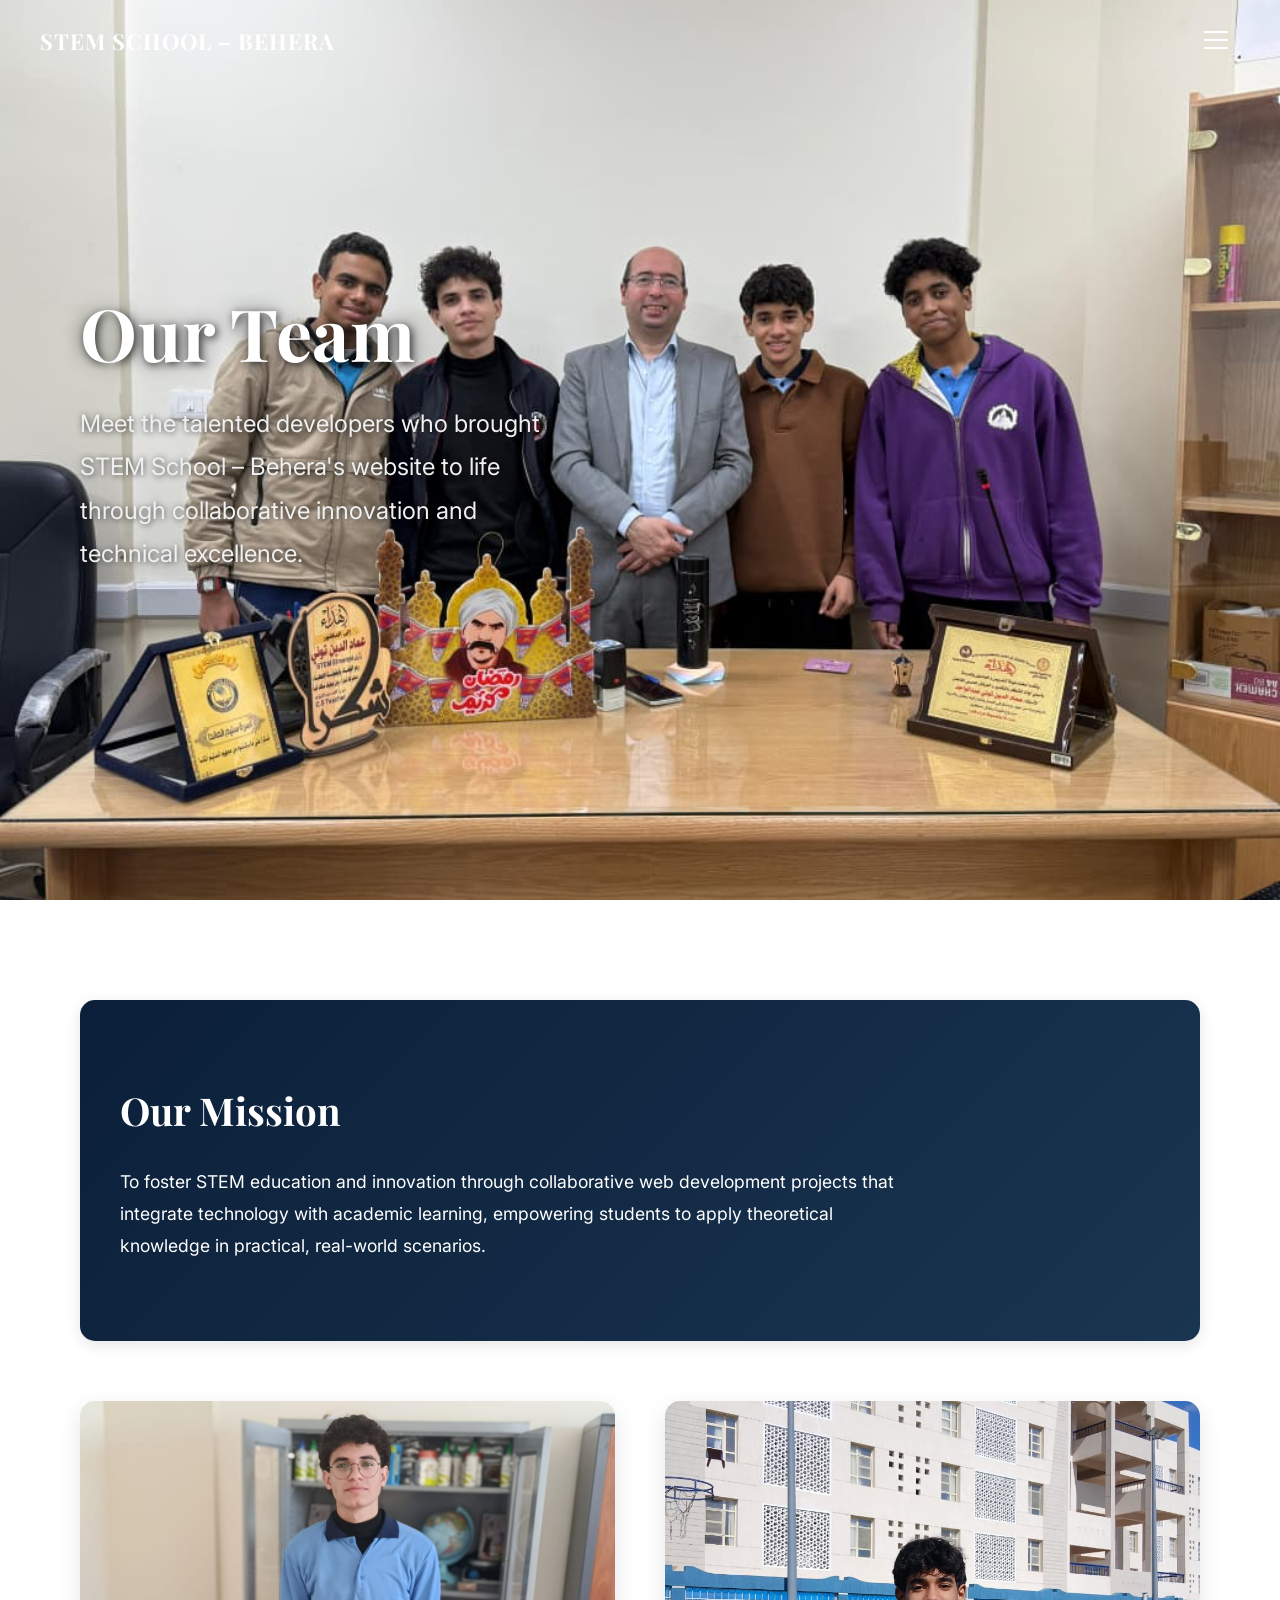
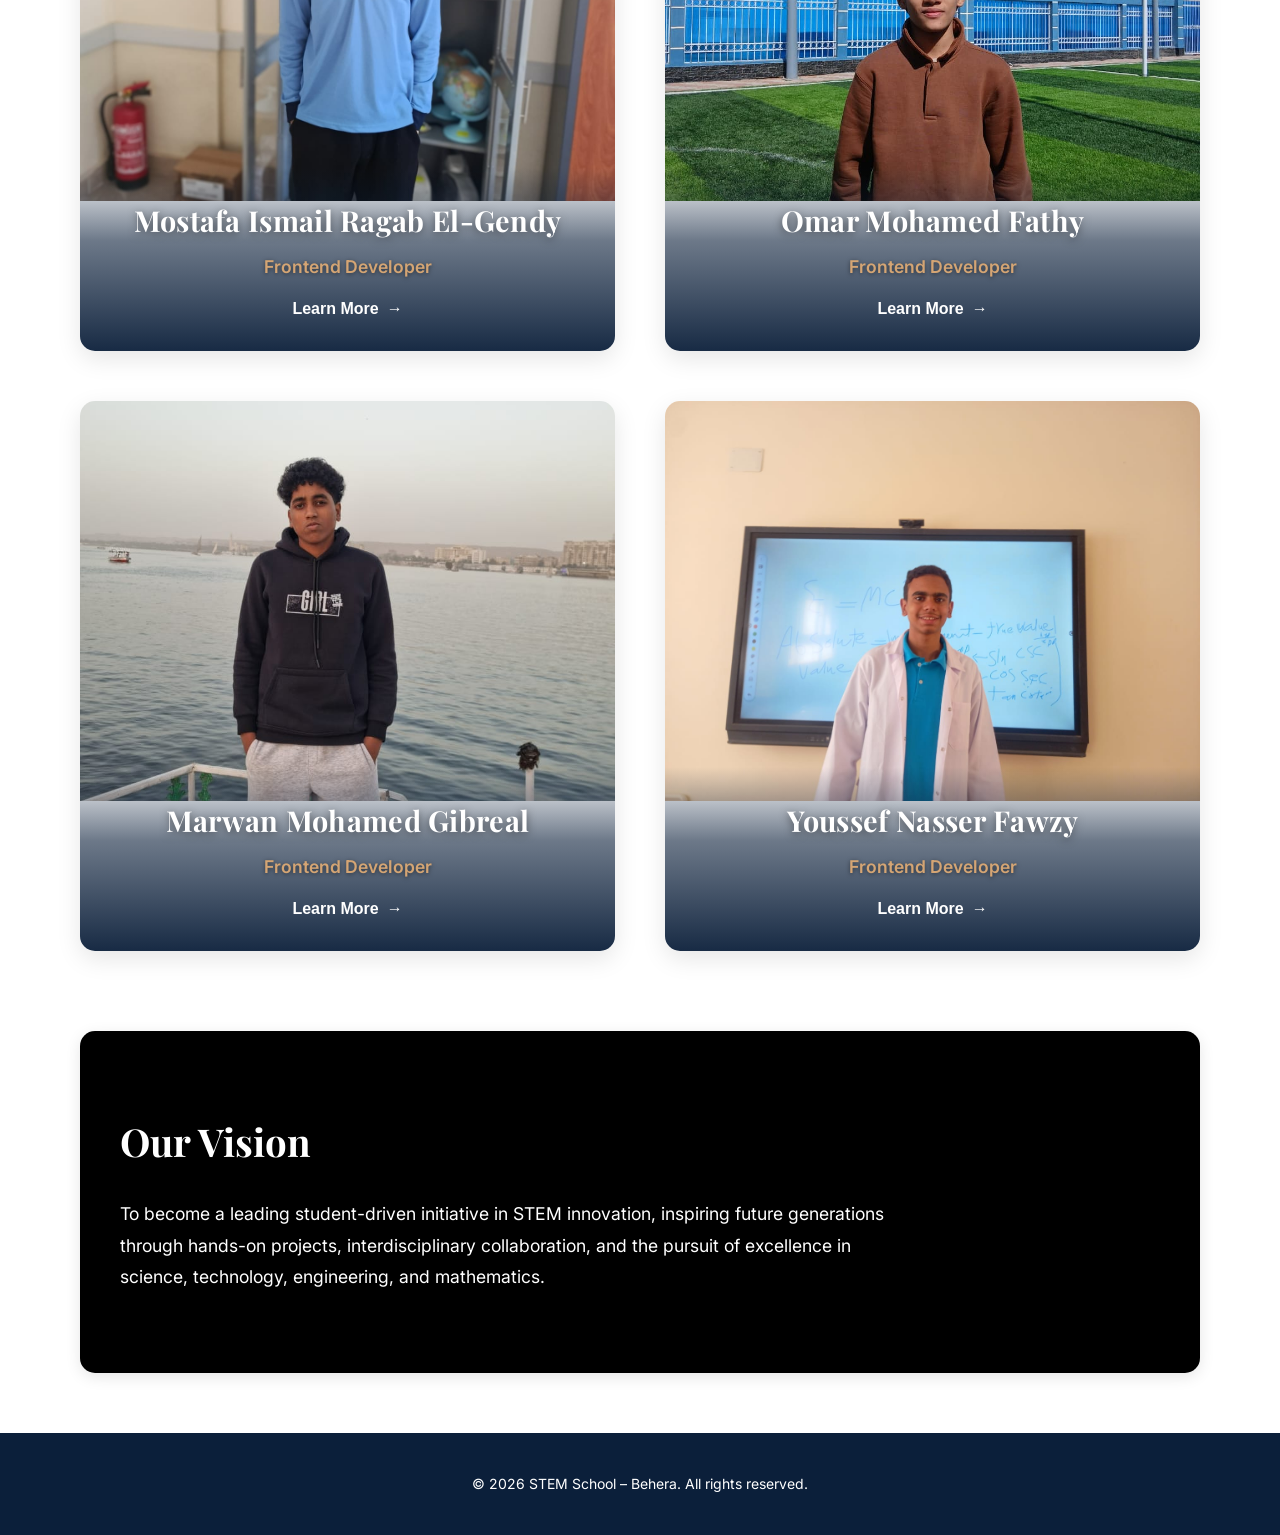
<file: team/index.html>
<!DOCTYPE html>
<html lang="en">

<head>
    <meta charset="UTF-8">
    <meta name="viewport" content="width=device-width, initial-scale=1.0">
    <title>Our Team | STEM School – Behera</title>
    <link href="https://fonts.googleapis.com/css2?family=Playfair+Display:wght@400;700&family=Inter:wght@300;400;600&display=swap" rel="stylesheet">
    <link rel="stylesheet" href="../main.css">
    <style>
        body {
            font-family: Inter, system-ui, -apple-system, Segoe UI, Roboto, "Helvetica Neue", Arial;
            line-height: 1.6;
            color: #222;
            background: #fff;
            margin: 0;
            padding: 0;
        }
        
        .container {
            max-width: 1200px;
            margin: 0 auto;
            padding: 0 40px;
        }
        
        header {
            width: 100%;
            margin: 0;
        }
        
        main {
            padding: 60px 40px;
        }
        /* Hero Section */
        
        .hero-section {
            background: url('../images/team/The%20header%20of%20this%20page.jpeg') center/cover no-repeat;
            background-color: #f8f9fa;
            padding: 0;
            height: 100vh;
            text-align: left;
            display: flex;
            align-items: center;
            margin: 0;
            border-radius: 0;
            box-shadow: none;
            width: 100%;
        }
        
        .hero-content {
            max-width: 700px;
            color: #fff;
            text-shadow: 0 2px 12px rgba(11, 31, 58, 0.85), 0 1px 0 #222;
            padding: 0 40px 0 80px;
        }
        
        .hero-title {
            font-size: 4.5rem;
            font-family: 'Playfair Display', serif;
            font-weight: 700;
            margin-bottom: 30px;
            letter-spacing: 0.5px;
            line-height: 1.1;
        }
        
        .hero-subtitle {
            font-size: 1.5rem;
            font-weight: 400;
            line-height: 1.8;
        }
        /* Mission & Vision Sections */
        
        .mission-section,
        .vision-section {
            padding: 80px 40px;
            text-align: left;
            margin-bottom: 60px;
            border-radius: 15px;
            box-shadow: 0 4px 15px rgba(0, 0, 0, 0.1);
        }
        
        .mission-section {
            background: linear-gradient(135deg, #0B1F3A 0%, #1a3550 100%);
            color: #fff;
            margin-top: 100px;
        }
        
        .vision-section {
            background: #000;
            color: #fff;
        }
        
        .mission-section h2,
        .vision-section h2 {
            font-family: 'Playfair Display', serif;
            font-size: 2.4rem;
            font-weight: 700;
            margin-bottom: 25px;
        }
        
        .mission-section p,
        .vision-section p {
            font-size: 1.1rem;
            line-height: 1.8;
            max-width: 800px;
        }
        
        .team-section {
            margin-bottom: 80px;
        }
        
        .section-title {
            font-family: 'Playfair Display', serif;
            font-size: 2.8rem;
            font-weight: 700;
            color: #0B1F3A;
            text-align: center;
            margin-bottom: 60px;
            position: relative;
            padding-bottom: 25px;
        }
        
        .section-title::after {
            content: '';
            position: absolute;
            bottom: 0;
            left: 50%;
            transform: translateX(-50%);
            width: 100px;
            height: 5px;
            background: linear-gradient(90deg, #d4a574 0%, #DC143C 100%);
            border-radius: 2px;
        }
        
        .team-grid {
            display: grid;
            grid-template-columns: repeat(2, 1fr);
            gap: 50px;
            margin-bottom: 60px;
        }
        
        .team-card {
            background: white;
            border-radius: 15px;
            overflow: hidden;
            box-shadow: 0 8px 25px rgba(0, 0, 0, 0.1);
            transition: transform 0.3s ease, box-shadow 0.3s ease;
            position: relative;
            height: 550px;
            animation: fadeIn 0.8s ease-out;
            animation-fill-mode: both;
        }
        
        .team-card:nth-child(1) {
            animation-delay: 0.1s;
        }
        
        .team-card:nth-child(2) {
            animation-delay: 0.3s;
        }
        
        .team-card:nth-child(3) {
            animation-delay: 0.45s;
        }
        
        .team-card:nth-child(4) {
            animation-delay: 0.6s;
        }
        
        .team-card:hover {
            transform: translateY(-10px);
            box-shadow: 0 15px 40px rgba(0, 0, 0, 0.2);
        }
        
        .profile-img {
            width: 100%;
            height: 400px;
            object-fit: cover;
            transition: transform 0.6s ease;
        }
        
        .team-card:hover .profile-img {
            transform: scale(1.08);
        }
        
        .member-info {
            position: absolute;
            left: 0;
            right: 0;
            bottom: 0;
            width: 100%;
            padding: 30px 25px;
            background: linear-gradient(to top, rgba(11, 31, 58, 0.95) 0%, rgba(11, 31, 58, 0.6) 60%, transparent 100%);
            color: white;
            text-align: center;
        }
        
        .member-name {
            font-family: 'Playfair Display', serif;
            font-size: 1.8rem;
            font-weight: 700;
            margin-bottom: 10px;
            letter-spacing: 0.3px;
            text-shadow: 0 2px 8px rgba(0, 0, 0, 0.5);
        }
        
        .member-role {
            font-size: 1.1rem;
            font-weight: 600;
            color: #d4a574;
            margin-bottom: 15px;
            text-shadow: 0 1px 4px rgba(0, 0, 0, 0.5);
        }
        
        .view-link {
            background: none;
            border: none;
            display: inline-flex;
            align-items: center;
            gap: 8px;
            color: #fff;
            text-decoration: none;
            font-weight: 600;
            transition: gap 0.3s ease;
            cursor: pointer;
            padding: 0;
            font-size: 1rem;
        }
        
        .view-link:hover {
            gap: 12px;
        }
        
        .view-link::after {
            content: '→';
        }
        /* Modal Styles */
        
        .modal {
            display: none;
            position: fixed;
            z-index: 1000;
            left: 0;
            top: 0;
            width: 100%;
            height: 100%;
            background-color: rgba(0, 0, 0, 0.8);
            overflow-y: auto;
        }
        
        .modal-content {
            background-color: #fff;
            margin: 5% auto;
            padding: 0;
            border-radius: 15px;
            width: 90%;
            max-width: 600px;
            box-shadow: 0 20px 40px rgba(0, 0, 0, 0.3);
            animation: modalFadeIn 0.3s ease-out;
        }
        
        @keyframes modalFadeIn {
            from {
                opacity: 0;
                transform: translateY(-50px);
            }
            to {
                opacity: 1;
                transform: translateY(0);
            }
        }
        
        .modal-header {
            background: linear-gradient(135deg, #0B1F3A 0%, #DC143C 100%);
            color: white;
            padding: 20px 30px;
            border-radius: 15px 15px 0 0;
            display: flex;
            justify-content: space-between;
            align-items: center;
        }
        
        .modal-title {
            margin: 0;
            font-family: 'Playfair Display', serif;
            font-size: 1.8rem;
        }
        
        .close-btn {
            background: none;
            border: none;
            color: white;
            font-size: 2rem;
            cursor: pointer;
            padding: 0;
            width: 30px;
            height: 30px;
            display: flex;
            align-items: center;
            justify-content: center;
        }
        
        .close-btn:hover {
            opacity: 0.8;
        }
        
        .modal-body {
            padding: 30px;
            line-height: 1.6;
            color: #333;
        }
        
        @keyframes fadeIn {
            from {
                opacity: 0;
                transform: translateY(20px);
            }
            to {
                opacity: 1;
                transform: translateY(0);
            }
        }
        
        @media (max-width: 768px) {
            body {
                padding: 0;
            }
            .container {
                padding: 0 20px;
            }
            main {
                padding: 40px 20px;
            }
            header {
                width: 100%;
                margin: 0;
            }
            .hero-section {
                padding: 0;
                height: 80vh;
                margin: 0;
            }
            .hero-content {
                padding: 40px 20px;
            }
            .hero-title {
                font-size: 2.8rem;
            }
            .hero-subtitle {
                font-size: 1.2rem;
            }
            .team-grid {
                grid-template-columns: 1fr;
                gap: 30px;
            }
            .team-card {
                height: 500px;
            }
            .mission-section,
            .vision-section {
                padding: 60px 20px;
            }
            .mission-section h2,
            .vision-section h2 {
                font-size: 2rem;
            }
            .section-title {
                font-size: 2rem;
            }
        }
    </style>
</head>

<body>
    <nav class="navbar solid" role="navigation">
        <div class="navbar-container">
            <a href="../index.html" class="navbar-logo">STEM School – Behera</a>
            <button class="hamburger" aria-label="Open menu" aria-expanded="false">
                <span class="hamburger-box"><span class="hamburger-inner"></span></span>
            </button>
        </div>
    </nav>
    <div class="harvard-backdrop" hidden></div>
    <aside class="harvard-menu" aria-hidden="true">
        <nav class="harvard-nav" aria-label="Main navigation">
            <ul class="harvard-list">
                <li class="menu-item">
                    <a href="../index.html" class="menu-main-link">STEM School – Behera</a>
                </li>
                <li class="menu-item">
                    <a href="../circullum2/index.html" class="menu-main-link">Academics</a>
                </li>
                <li class="menu-item">
                    <a href="../admissions/index.html" class="menu-main-link">Admissions</a>
                </li>
                <li class="menu-item">
                    <button class="menu-parent" aria-expanded="false">Campus Life</button>
                    <ul class="submenu">
                        <li><a href="../campus-life/index.html">Facilities</a></li>
                    </ul>
                </li>
                <li class="menu-item">
                    <a href="../extracurricular/extracurricular.html" class="menu-main-link">Extracurricular</a>
                </li>
                <li class="menu-item">
                    <button class="menu-parent" aria-expanded="false">About</button>
                    <ul class="submenu">
                        <li><a href="../about/history.html">History</a></li>
                        <li><a href="index.html">Our Team</a></li>
                        <li><a href="../care-services/index.html">Care Services</a></li>
                        <li><a href="../care/index.html">Who We Are</a></li>
                    </ul>
                </li>
            </ul>
        </nav>
    </aside>

    <header>
        <section class="hero-section" role="banner">
            <div class="hero-content">
                <h1 class="hero-title">Our Team</h1>
                <p class="hero-subtitle">Meet the talented developers who brought STEM School – Behera's website to life through collaborative innovation and technical excellence.</p>
            </div>
        </section>
    </header>

    <main class="container">
        <!-- Mission Section -->
        <section class="mission-section">
            <h2>Our Mission</h2>
            <p>To foster STEM education and innovation through collaborative web development projects that integrate technology with academic learning, empowering students to apply theoretical knowledge in practical, real-world scenarios.</p>
        </section>

        <!-- Team Members -->
        <section class="team-section">
            <h2 class="section-title">Development Team</h2>

            <div class="team-grid">
                <!-- Team Member 1: Mostafa -->
                <div class="team-card">
                    <img src="../images/team/Mostafa%20Ismail%20Ragab%20EL-Gendy.jpeg" alt="Mostafa Ismail Ragab El-Gendy" class="profile-img">
                    <div class="member-info">
                        <h3 class="member-name">Mostafa Ismail Ragab El-Gendy</h3>
                        <p class="member-role">Frontend Developer</p>
                        <button class="view-link" onclick="showModal('Mostafa Ismail Ragab El-Gendy', 'Responsible for building and styling user interface components using HTML, CSS, and JavaScript. Contributed equally to designing responsive layouts, improving user experience, testing the website, and ensuring visual consistency across all pages.')">Learn More</button>
                    </div>
                </div>

                <!-- Team Member 2: Omar -->
                <div class="team-card">
                    <img src="../images/team/omar%20mohamed%20fathy.jpeg" alt="Omar Mohamed Fathy" class="profile-img">
                    <div class="member-info">
                        <h3 class="member-name">Omar Mohamed Fathy</h3>
                        <p class="member-role">Frontend Developer</p>
                        <button class="view-link" onclick="showModal('Omar Mohamed Fathy', 'Worked on developing and enhancing the website interface with a focus on clean structure, modern styling, and responsive design. Participated equally in layout creation, interactive features, debugging, and overall front-end optimization.')">Learn More</button>
                    </div>
                </div>

                <!-- Team Member 3: Marwan -->
                <div class="team-card">
                    <img src="../images/team/Marwan%20mohamed%20gibreal.jpeg" alt="Marwan Mohamed Gibreal" class="profile-img">
                    <div class="member-info">
                        <h3 class="member-name">Marwan Mohamed Gibreal</h3>
                        <p class="member-role">Frontend Developer</p>
                        <button class="view-link" onclick="showModal('Marwan Mohamed Gibreal', 'Contributed to the implementation of the website\'s visual design and functionality. Played an equal role in writing front-end code, refining the user interface, testing performance, and maintaining consistency throughout the project.')">Learn More</button>
                    </div>
                </div>

                <!-- Team Member 4: Youssef -->
                <div class="team-card">
                    <img src="../images/team/Youssef%20nasser%20fawzy.jpeg" alt="Youssef Nasser Fawzy" class="profile-img">
                    <div class="member-info">
                        <h3 class="member-name">Youssef Nasser Fawzy</h3>
                        <p class="member-role">Frontend Developer</p>
                        <button class="view-link" onclick="showModal('Youssef Nasser Fawzy', 'Focused on developing responsive and user-friendly interface elements using front-end technologies. Shared equal responsibility in design decisions, coding, testing, and improving the overall appearance and usability of the website.')">Learn More</button>
                    </div>
                </div>
            </div>
        </section>

        <!-- Vision Section -->
        <section class="vision-section">
            <h2>Our Vision</h2>
            <p>To become a leading student-driven initiative in STEM innovation, inspiring future generations through hands-on projects, interdisciplinary collaboration, and the pursuit of excellence in science, technology, engineering, and mathematics.</p>
        </section>
    </main>

    <footer class="footer">
        <div class="container">
            <p>&copy; 2026 STEM School – Behera. All rights reserved.</p>
        </div>
    </footer>

    <!-- Modal for Team Member Details -->
    <div id="memberModal" class="modal">
        <div class="modal-content">
            <div class="modal-header">
                <h2 class="modal-title" id="modalTitle">Team Member</h2>
                <button class="close-btn" onclick="closeModal()">&times;</button>
            </div>
            <div class="modal-body" id="modalBody">
                <!-- Content will be inserted here -->
            </div>
        </div>
    </div>

    <script src="../main.js"></script>
    <script>
        function showModal(name, details) {
            const modal = document.getElementById('memberModal');
            document.getElementById('modalTitle').textContent = name;
            document.getElementById('modalBody').textContent = details;
            modal.style.display = 'block';
            document.body.style.overflow = 'hidden';
        }

        function closeModal() {
            const modal = document.getElementById('memberModal');
            modal.style.display = 'none';
            document.body.style.overflow = 'auto';
        }

        window.onclick = function(event) {
            const modal = document.getElementById('memberModal');
            if (event.target === modal) {
                closeModal();
            }
        }

        document.addEventListener('keydown', function(event) {
            if (event.key === 'Escape') {
                closeModal();
            }
        });
    </script>
</body>

</html>
</file>
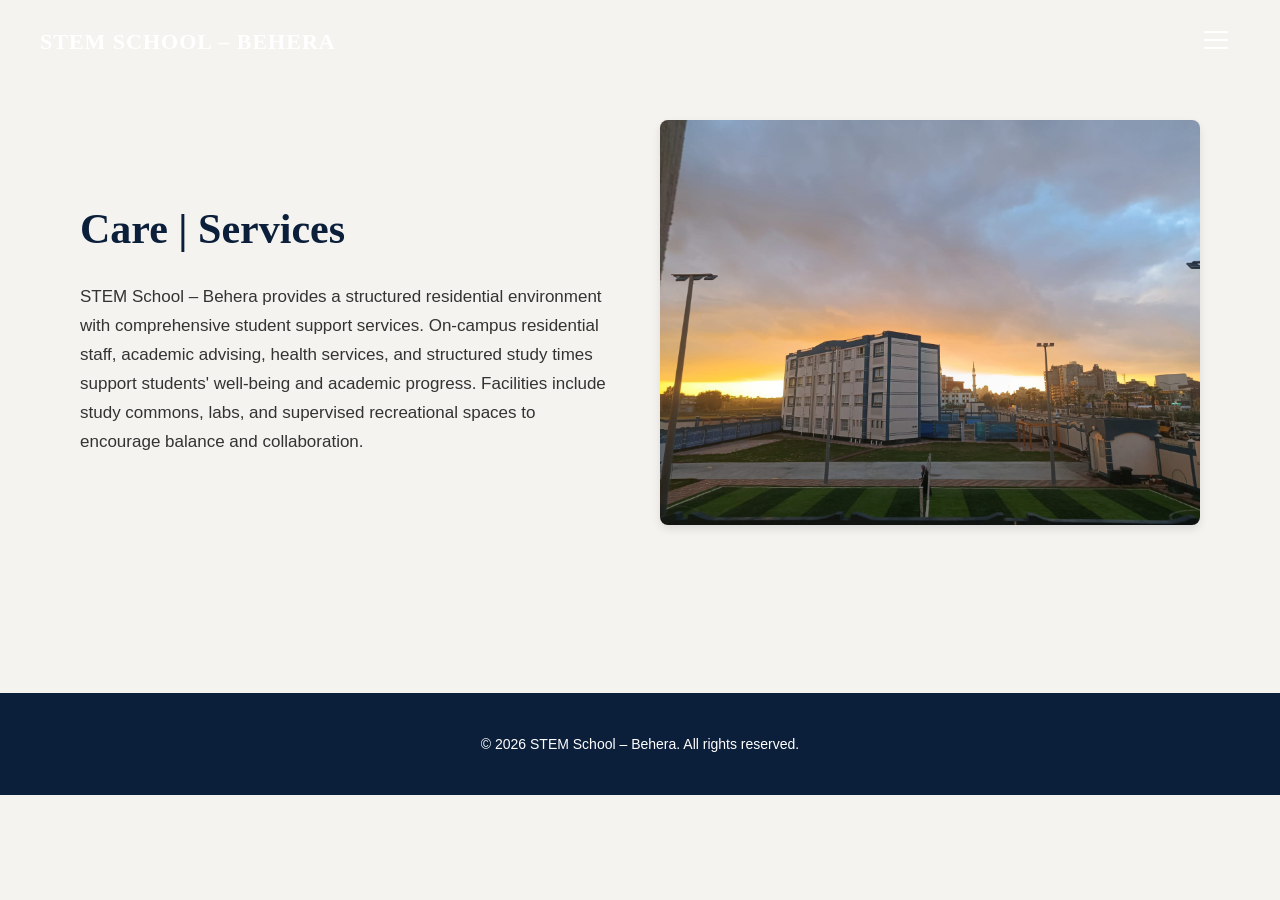
<file: about/care.html>
<!doctype html>
<html lang="en">

<head>
    <meta charset="utf-8">
    <meta name="viewport" content="width=device-width,initial-scale=1">
    <title>Care & Services — STEM School – Behera</title>
    <link rel="stylesheet" href="../main.css">
</head>

<body>
    <nav class="navbar solid" role="navigation">
        <div class="navbar-container">
            <a href="../index.html" class="navbar-logo">STEM School – Behera</a>
            <button class="hamburger" aria-label="Open menu" aria-expanded="false">
                <span class="hamburger-box"><span class="hamburger-inner"></span></span>
            </button>
        </div>
    </nav>
    <div class="harvard-backdrop" hidden></div>
    <aside class="harvard-menu" aria-hidden="true">
        <nav class="harvard-nav" aria-label="Main navigation">
            <ul class="harvard-list">
                <li class="menu-item">
                    <a href="../index.html" class="menu-main-link">STEM School – Behera</a>
                </li>
                <li class="menu-item">
                    <a href="../circullum2/index.html" class="menu-main-link">Academics</a>
                </li>
                <li class="menu-item">
                    <a href="../admissions/index.html" class="menu-main-link">Admissions</a>
                </li>
                <li class="menu-item">
                    <button class="menu-parent" aria-expanded="false">Campus Life</button>
                    <ul class="submenu">
                        <li><a href="../campus-life/index.html">Facilities</a></li>
                    </ul>
                </li>
                <li class="menu-item">
                    <a href="../extracurricular/extracurricular.html" class="menu-main-link">Extracurricular</a>
                </li>
                <li class="menu-item">
                    <button class="menu-parent" aria-expanded="false">About</button>
                    <ul class="submenu">
                        <li><a href="history.html">History</a></li>
                        <li><a href="../team/index.html">Our Team</a></li>
                        <li><a href="../care-services/index.html">Care Services</a></li>
                        <li><a href="../care/index.html">Who We Are</a></li>
                    </ul>
                </li>
            </ul>
        </nav>
    </aside>

    <main class="container" style="padding-top:120px;padding-bottom:120px;">
        <article class="harvard-fade">
            <div style="display: flex; gap: 40px; align-items: center; margin-bottom: 40px;">
                <div style="flex: 1;">
                    <h1 style="font-family: 'Playfair Display', serif; font-size:42px; color:var(--primary);">Care | Services</h1>
                    <p style="margin-top:20px; font-size:17px; color:#333; line-height:1.7; max-width:900px;">STEM School – Behera provides a structured residential environment with comprehensive student support services. On-campus residential staff, academic advising, health services, and structured study times support students' well-being
                        and academic progress. Facilities include study commons, labs, and supervised recreational spaces to encourage balance and collaboration.</p>
                </div>
                <div style="flex: 1;">
                    <img src="../images/intersting view.jpeg" alt="School Campus View" style="width: 100%; height: auto; border-radius: 8px; box-shadow: 0 4px 8px rgba(0,0,0,0.1);">
                </div>
            </div>
        </article>
    </main>

    <footer class="footer">
        <div class="container">
            <p>&copy; 2026 STEM School – Behera. All rights reserved.</p>
        </div>
    </footer>
    <script src="../main.js"></script>
</body>

</html>
</file>
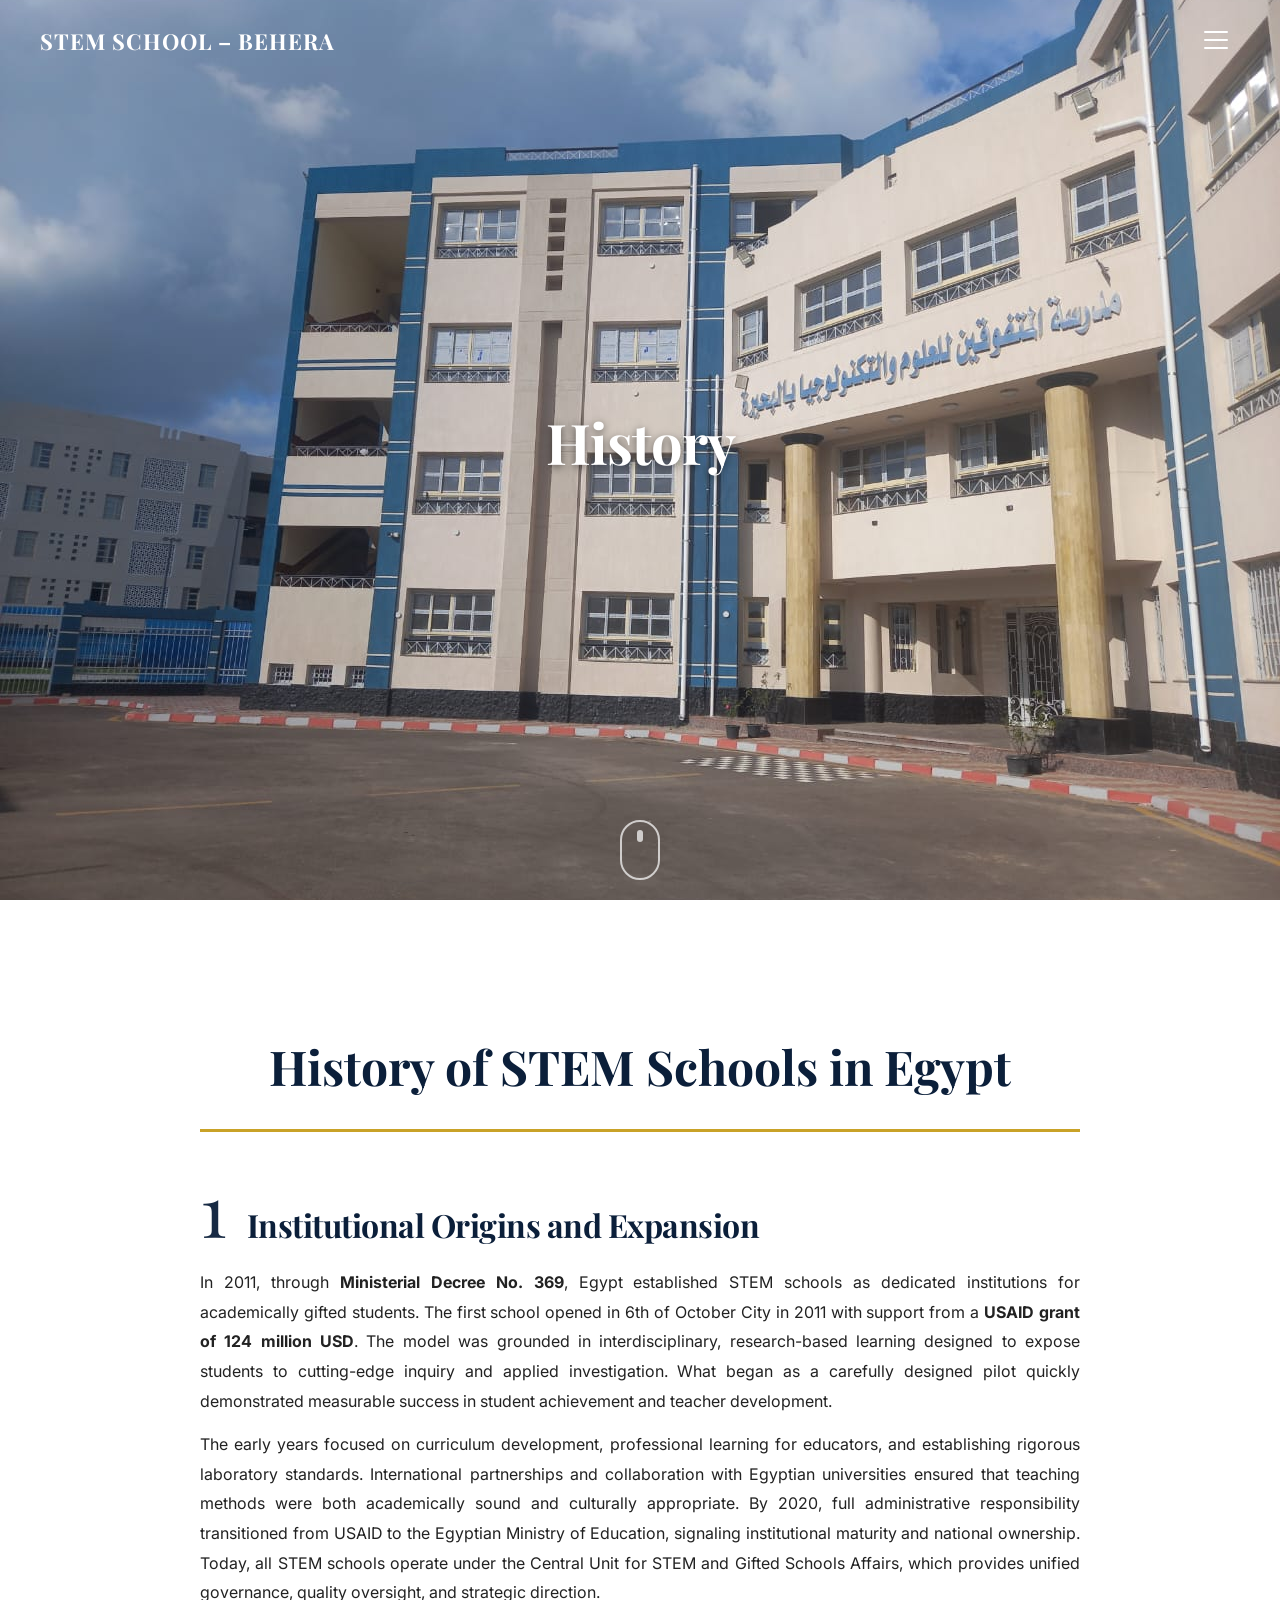
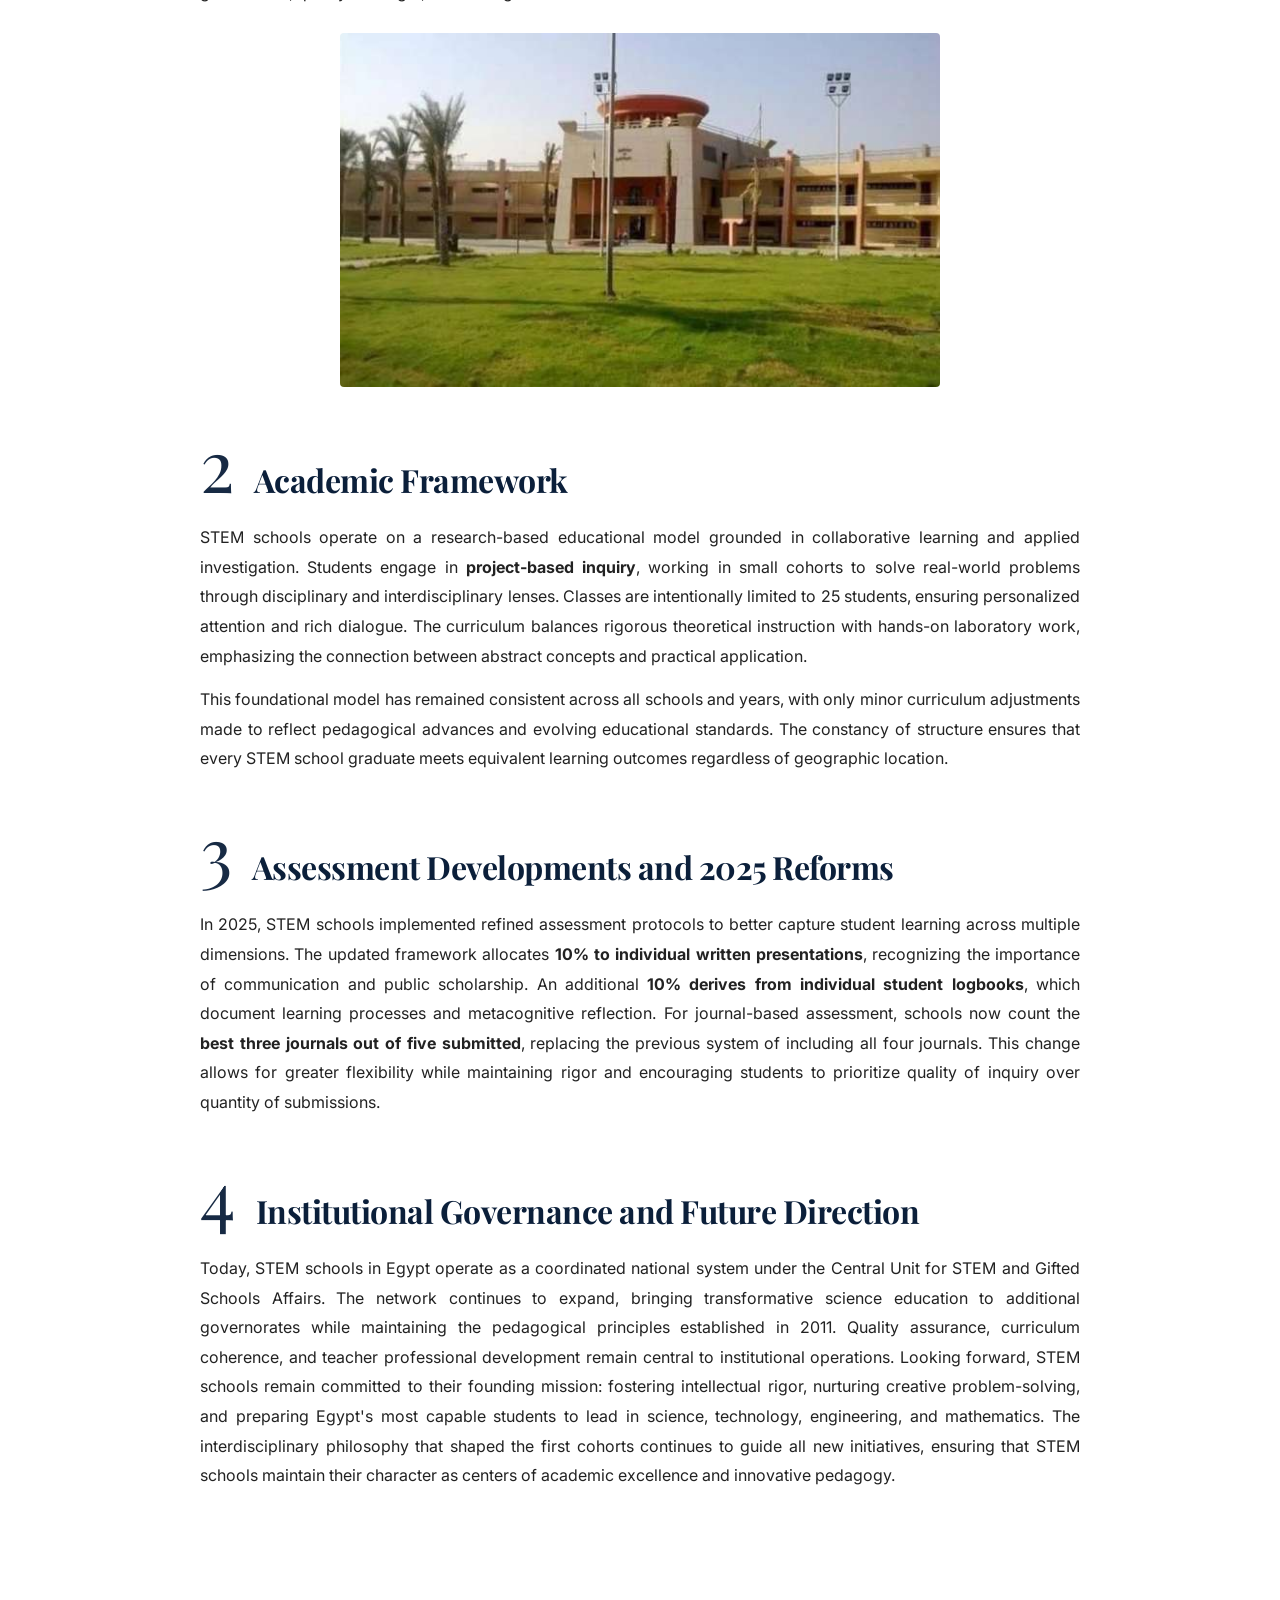
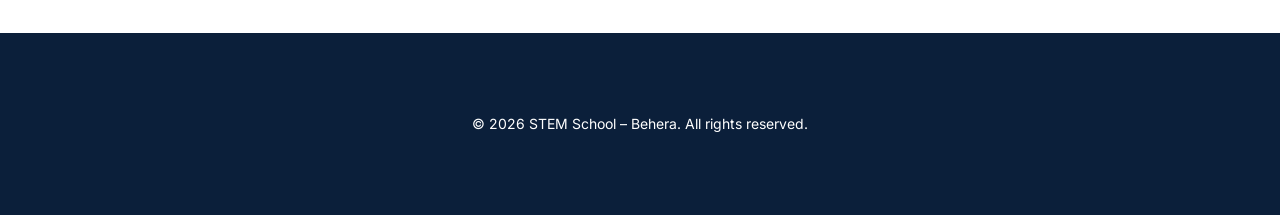
<file: about/history.html>
<!doctype html>
<html lang="en">

<head>
    <meta charset="utf-8">
    <meta name="viewport" content="width=device-width,initial-scale=1">
    <title>History — STEM School – Behera</title>
    <link href="https://fonts.googleapis.com/css2?family=Playfair+Display:wght@400;700&family=Inter:wght@300;400;600&display=swap" rel="stylesheet">
    <link rel="stylesheet" href="../main.css">
    <style>
        body {
            font-family: Inter, system-ui, -apple-system, Segoe UI, Roboto, "Helvetica Neue", Arial;
            line-height: 1.6;
            color: #222;
            background: #fff;
            margin: 0;
            padding: 0
        }
        
        header {
            width: 100%;
            margin: 0;
        }
        
        .hero {
            position: relative;
            height: 100vh;
            display: flex;
            align-items: center;
            justify-content: center;
            overflow: hidden;
        }
        
        h1 {
            font-family: 'Playfair Display', serif;
            font-size: 2.2rem;
            color: #0B1F3A;
            margin-bottom: 8px
        }
        
        p.lead {
            color: #555;
            margin-bottom: 24px
        }
        
        .container {
            max-width: 1000px;
            margin: 0 auto;
            padding: 40px 40px;
        }
        /* History section - institutional, formal, Harvard-inspired */
        
        .history-section {
            background: #ffffff;
            color: #222;
            padding: 48px 20px;
            margin: 40px auto
        }
        
        .history-inner {
            max-width: 920px;
            margin: 0 auto
        }
        
        .history-heading {
            font-family: 'Playfair Display', serif;
            font-size: 36px;
            color: #0B1F3A;
            text-align: center;
            margin-bottom: 8px;
            line-height: 1.05
        }
        
        .history-subtitle {
            text-align: center;
            color: #666;
            font-size: 16px;
            margin-bottom: 28px;
            font-weight: 300
        }
        
        .history-paragraph {
            color: #222;
            text-align: justify;
            line-height: 1.85;
            margin-bottom: 14px;
            font-size: 16px
        }
        
        .history-subheading {
            color: #0B1F3A;
            font-size: 32px;
            margin-top: 48px;
            margin-bottom: 24px;
            letter-spacing: -0.5px;
            font-weight: 700;
            font-family: 'Playfair Display', serif;
            display: flex;
            align-items: baseline;
            gap: 20px
        }
        
        .history-subheading-number {
            font-size: 72px;
            font-weight: 300;
            color: #0B1F3A;
            font-family: 'Playfair Display', serif;
            line-height: 0.8;
            opacity: 0.95
        }
        
        .history-subheading-text {
            flex: 1;
            line-height: 1.2
        }
        
        .history-timeline {
            display: grid;
            grid-template-columns: 120px 1fr;
            gap: 10px 28px;
            align-items: start;
            margin-top: 18px
        }
        
        .history-year {
            color: #777;
            font-weight: 700;
            font-size: 14px;
            padding-top: 6px
        }
        
        .history-event {
            color: #222;
            font-size: 15px;
            padding-bottom: 10px
        }
        
        .history-event strong {
            font-weight: 600;
            color: #0B1F3A
        }
        
        .section-image {
            max-width: 100%;
            height: auto;
            width: 100%;
            max-width: 600px;
            margin: 25px auto 32px;
            display: block;
            border-radius: 4px;
            object-fit: contain
        }
        /* Premium Harvard-Inspired Section Styling */
        
        @keyframes fadeInUp {
            0% {
                opacity: 0;
                transform: translateY(20px);
            }
            100% {
                opacity: 1;
                transform: translateY(0);
            }
        }
        
        .premium-section-header {
            position: relative;
            text-align: center;
            margin: 64px 0 48px;
            padding: 40px 20px
        }
        
        .premium-section-header::before {
            content: '';
            position: absolute;
            top: 0;
            left: 10%;
            right: 10%;
            height: 2px;
            background: linear-gradient(90deg, transparent, #C9A227, transparent)
        }
        
        .premium-section-header::after {
            content: '';
            position: absolute;
            bottom: 0;
            left: 10%;
            right: 10%;
            height: 2px;
            background: linear-gradient(90deg, transparent, #C9A227, transparent)
        }
        
        .premium-number {
            font-family: 'Playfair Display', serif;
            font-size: 96px;
            font-weight: 300;
            color: #A51C30;
            margin: 0 0 -32px 0;
            line-height: 1
        }
        
        .premium-title {
            font-family: 'Playfair Display', serif;
            font-size: 42px;
            color: #000;
            font-weight: 700;
            margin: 32px 0 16px 0;
            letter-spacing: -0.5px
        }
        
        .premium-title-underline {
            width: 120px;
            height: 3px;
            background: #C9A227;
            margin: 20px auto 0
        }
        
        .premium-paragraph {
            color: #333;
            text-align: justify;
            line-height: 1.9;
            margin-bottom: 24px;
            font-size: 16px;
            font-weight: 300
        }
        
        .premium-timeline {
            position: relative;
            padding: 60px 0;
            margin-top: 50px
        }
        
        .premium-timeline::before {
            content: '';
            position: absolute;
            left: 50%;
            transform: translateX(-50%);
            top: 0;
            bottom: 0;
            width: 3px;
            background: #C9A227
        }
        
        .premium-timeline-item {
            margin-bottom: 50px;
            opacity: 0;
            animation: fadeInUp 0.8s ease-out forwards
        }
        
        .premium-timeline-item:nth-child(1) {
            animation-delay: 0.1s;
        }
        
        .premium-timeline-item:nth-child(2) {
            animation-delay: 0.2s;
        }
        
        .premium-timeline-item:nth-child(3) {
            animation-delay: 0.3s;
        }
        
        .premium-timeline-item:nth-child(4) {
            animation-delay: 0.4s;
        }
        
        .premium-timeline-item:nth-child(5) {
            animation-delay: 0.5s;
        }
        
        .premium-timeline-item:nth-child(6) {
            animation-delay: 0.6s;
        }
        
        .premium-timeline-item:nth-child(7) {
            animation-delay: 0.7s;
        }
        
        .premium-timeline-item:nth-child(8) {
            animation-delay: 0.8s;
        }
        
        .premium-timeline-item:nth-child(9) {
            animation-delay: 0.9s;
        }
        
        .premium-timeline-item:nth-child(10) {
            animation-delay: 1s;
        }
        
        .premium-timeline-item:nth-child(odd) {
            margin-right: 51%;
            text-align: right;
        }
        
        .premium-timeline-item:nth-child(even) {
            margin-left: 51%;
            text-align: left;
        }
        
        .premium-timeline-marker {
            position: absolute;
            left: 50%;
            transform: translateX(-50%);
            top: 0;
            width: 20px;
            height: 20px;
            background: #C9A227;
            border: 4px solid #fff;
            border-radius: 50%;
            box-shadow: 0 0 0 3px #C9A227
        }
        
        .premium-timeline-card {
            background: #fff;
            border: 2px solid #C9A227;
            padding: 24px;
            box-shadow: 0 4px 12px rgba(0, 0, 0, 0.08);
            position: relative;
            margin-top: -10px
        }
        
        .premium-year {
            font-family: 'Playfair Display', serif;
            font-size: 28px;
            font-weight: 700;
            color: #A51C30;
            margin-bottom: 8px
        }
        
        .premium-event {
            color: #333;
            font-size: 15px;
            line-height: 1.7;
            font-weight: 300
        }
        
        .premium-event strong {
            font-weight: 600;
            color: #000
        }
        
        .decree-highlight {
            background: #1a1a1a;
            border: 3px solid #C9A227;
            padding: 32px 28px;
            margin: 36px 0;
            text-align: center;
            position: relative;
            box-shadow: inset 0 0 0 1px #C9A227
        }
        
        .decree-highlight::before {
            content: '';
            position: absolute;
            top: -15px;
            left: -15px;
            width: 30px;
            height: 30px;
            border-top: 2px solid #C9A227;
            border-left: 2px solid #C9A227
        }
        
        .decree-highlight::after {
            content: '';
            position: absolute;
            bottom: -15px;
            right: -15px;
            width: 30px;
            height: 30px;
            border-bottom: 2px solid #C9A227;
            border-right: 2px solid #C9A227
        }
        
        .decree-text {
            font-family: 'Playfair Display', serif;
            font-size: 20px;
            color: #C9A227;
            font-weight: 700;
            letter-spacing: 0.5px;
            text-transform: uppercase
        }
        
        .premium-watermark {
            position: relative
        }
        
        .premium-watermark::before {
            content: 'STEM';
            position: absolute;
            top: 50%;
            left: 50%;
            transform: translate(-50%, -50%);
            font-family: 'Playfair Display', serif;
            font-size: 180px;
            color: rgba(165, 28, 48, 0.05);
            font-weight: 300;
            pointer-events: none;
            text-align: center;
            width: 100%;
            white-space: nowrap;
            z-index: 0
        }
        
        @media (max-width:768px) {
            .premium-timeline::before {
                left: 30px
            }
            .premium-timeline-item:nth-child(odd),
            .premium-timeline-item:nth-child(even) {
                margin: 0 0 50px 70px;
                text-align: left
            }
            .premium-timeline-marker {
                left: 30px
            }
            .premium-number {
                font-size: 64px;
                margin-bottom: -24px
            }
            .premium-title {
                font-size: 28px
            }
            .decree-highlight::before,
            .decree-highlight::after {
                width: 20px;
                height: 20px;
                top: -10px;
                left: -10px;
                bottom: -10px;
                right: -10px
            }
        }
        
        @media (max-width:768px) {
            body {
                padding: 0;
            }
            .container {
                padding: 20px 20px;
            }
            .history-timeline {
                grid-template-columns: 1fr
            }
            .history-heading {
                font-size: 26px
            }
            .history-subtitle {
                padding: 0 8px
            }
        }
        /* Hero header with dual background images, smooth fade slider, dark blue overlay */
        
        @keyframes fadeInOut {
            0% {
                opacity: 0;
            }
            15% {
                opacity: 1;
            }
            45% {
                opacity: 1;
            }
            60% {
                opacity: 0;
            }
            100% {
                opacity: 0;
            }
        }
        
        @keyframes scrollLineGlow {
            0% {
                left: -100%;
                opacity: 0;
            }
            50% {
                opacity: 1;
            }
            100% {
                left: 100%;
                opacity: 0;
            }
        }
        
        .hero {
            position: relative;
            width: 100%;
            height: 100vh;
            margin: 0;
            overflow: hidden;
            display: flex;
            align-items: center;
            justify-content: center;
        }
        
        .hero-image-slider {
            position: absolute;
            top: 0;
            left: 0;
            width: 100%;
            height: 100%;
            display: flex;
        }
        
        .hero-image {
            flex: 1;
            background-size: cover;
            background-position: center;
            animation: fadeInOut 8s infinite;
        }
        
        .hero-image:nth-child(1) {
            background-image: url('head1.jpeg');
            animation-delay: 0s;
        }
        
        .hero-image:nth-child(2) {
            background-image: url('head2.jpeg');
            animation-delay: 4s;
        }
        
        .hero-overlay {
            position: absolute;
            top: 0;
            left: 0;
            width: 100%;
            height: 100%;
            background: linear-gradient(135deg, rgba(11, 31, 58, 0.85), rgba(197, 162, 39, 0.15));
            z-index: 1;
        }
        
        .hero-content {
            position: relative;
            z-index: 2;
            text-align: center;
            padding: 60px 20px;
            color: white;
        }
        
        .hero-title {
            font-family: 'Playfair Display', serif;
            font-size: 3.5rem;
            font-weight: 700;
            margin: 0 0 16px 0;
            text-shadow: 0 2px 8px rgba(0, 0, 0, 0.5);
            letter-spacing: -1px;
        }
        
        .scroll-indicator {
            position: absolute;
            bottom: 20px;
            left: 50%;
            transform: translateX(-50%);
            width: 40px;
            height: 60px;
            border: 2px solid rgba(255, 255, 255, 0.7);
            border-radius: 20px;
            cursor: pointer;
            z-index: 3;
        }
        
        .scroll-indicator::before {
            content: '';
            position: absolute;
            top: 8px;
            left: 50%;
            transform: translateX(-50%);
            width: 6px;
            height: 12px;
            background: rgba(255, 255, 255, 0.7);
            border-radius: 3px;
            animation: scrollLineGlow 2s infinite;
        }
        
        @media (max-width: 768px) {
            .hero-title {
                font-size: 2.5rem;
            }
            body {
                padding: 20px;
            }
        }
    </style>
</head>

<body>
    <nav class="navbar solid" role="navigation">
        <div class="navbar-container">
            <a href="../index.html" class="navbar-logo">STEM School – Behera</a>
            <button class="hamburger" aria-label="Open menu" aria-expanded="false">
                <span class="hamburger-box"><span class="hamburger-inner"></span></span>
            </button>
        </div>
    </nav>
    <div class="harvard-backdrop" hidden></div>
    <aside class="harvard-menu" aria-hidden="true">
        <nav class="harvard-nav" aria-label="Main navigation">
            <ul class="harvard-list">
                <li class="menu-item">
                    <a href="../index.html" class="menu-main-link">STEM School – Behera</a>
                </li>
                <li class="menu-item">
                    <a href="../circullum2/index.html" class="menu-main-link">Academics</a>
                </li>
                <li class="menu-item">
                    <a href="../admissions/index.html" class="menu-main-link">Admissions</a>
                </li>
                <li class="menu-item">
                    <button class="menu-parent" aria-expanded="false">Campus Life</button>
                    <ul class="submenu">
                        <li><a href="../campus-life/index.html">Facilities</a></li>
                    </ul>
                </li>
                <li class="menu-item">
                    <a href="../extracurricular/extracurricular.html" class="menu-main-link">Extracurricular</a>
                </li>
                <li class="menu-item">
                    <button class="menu-parent" aria-expanded="false">About</button>
                    <ul class="submenu">
                        <li><a href="history.html">History</a></li>
                        <li><a href="../team/index.html">Our Team</a></li>
                        <li><a href="../care-services/index.html">Care Services</a></li>
                        <li><a href="../care/index.html">Who We Are</a></li>
                    </ul>
                </li>
            </ul>
        </nav>
    </aside>

    <header>
        <div class="hero" role="banner">
            <div class="hero-image-slider">
                <div class="hero-image"></div>
                <div class="hero-image"></div>
            </div>
            <div class="hero-content">
                <h1 class="hero-title">History</h1>
            </div>
            <div class="scroll-indicator" aria-label="Scroll to continue reading" role="button" tabindex="0"></div>
        </div>
    </header>
    <main class="container">
        <!-- History section -->
        <section class="history-section" id="history">
            <div class="history-inner">
                <h2 style="font-family:'Playfair Display',serif;font-size:48px;color:#0B1F3A;margin-bottom:48px;text-align:center;border-bottom:3px solid #C9A227;padding-bottom:24px;">History of STEM Schools in Egypt</h2>

                <h3 class="history-subheading"><span class="history-subheading-number">1</span><span class="history-subheading-text">Institutional Origins and Expansion</span></h3>

                <p class="history-paragraph">In 2011, through <strong>Ministerial Decree No. 369</strong>, Egypt established STEM schools as dedicated institutions for academically gifted students. The first school opened in 6th of October City in 2011 with support from a <strong>USAID grant of 124 million USD</strong>.
                    The model was grounded in interdisciplinary, research-based learning designed to expose students to cutting-edge inquiry and applied investigation. What began as a carefully designed pilot quickly demonstrated measurable success in
                    student achievement and teacher development.</p>

                <p class="history-paragraph">The early years focused on curriculum development, professional learning for educators, and establishing rigorous laboratory standards. International partnerships and collaboration with Egyptian universities ensured that teaching methods
                    were both academically sound and culturally appropriate. By 2020, full administrative responsibility transitioned from USAID to the Egyptian Ministry of Education, signaling institutional maturity and national ownership. Today, all
                    STEM schools operate under the Central Unit for STEM and Gifted Schools Affairs, which provides unified governance, quality oversight, and strategic direction.</p>

                <img src="../images/about/77.jpg" alt="Classroom environment showcasing collaborative STEM learning" class="section-image">

                <h3 class="history-subheading"><span class="history-subheading-number">2</span><span class="history-subheading-text">Academic Framework</span></h3>

                <p class="history-paragraph">STEM schools operate on a research-based educational model grounded in collaborative learning and applied investigation. Students engage in <strong>project-based inquiry</strong>, working in small cohorts to solve real-world problems through
                    disciplinary and interdisciplinary lenses. Classes are intentionally limited to 25 students, ensuring personalized attention and rich dialogue. The curriculum balances rigorous theoretical instruction with hands-on laboratory work,
                    emphasizing the connection between abstract concepts and practical application.</p>

                <p class="history-paragraph">This foundational model has remained consistent across all schools and years, with only minor curriculum adjustments made to reflect pedagogical advances and evolving educational standards. The constancy of structure ensures that every
                    STEM school graduate meets equivalent learning outcomes regardless of geographic location.</p>

                <h3 class="history-subheading"><span class="history-subheading-number">3</span><span class="history-subheading-text">Assessment Developments and 2025 Reforms</span></h3>

                <p class="history-paragraph">In 2025, STEM schools implemented refined assessment protocols to better capture student learning across multiple dimensions. The updated framework allocates <strong>10% to individual written presentations</strong>, recognizing the importance
                    of communication and public scholarship. An additional <strong>10% derives from individual student logbooks</strong>, which document learning processes and metacognitive reflection. For journal-based assessment, schools now count the
                    <strong>best three journals out of five submitted</strong>, replacing the previous system of including all four journals. This change allows for greater flexibility while maintaining rigor and encouraging students to prioritize quality
                    of inquiry over quantity of submissions.</p>

                <h3 class="history-subheading"><span class="history-subheading-number">4</span><span class="history-subheading-text">Institutional Governance and Future Direction</span></h3>

                <p class="history-paragraph">Today, STEM schools in Egypt operate as a coordinated national system under the Central Unit for STEM and Gifted Schools Affairs. The network continues to expand, bringing transformative science education to additional governorates while
                    maintaining the pedagogical principles established in 2011. Quality assurance, curriculum coherence, and teacher professional development remain central to institutional operations. Looking forward, STEM schools remain committed to
                    their founding mission: fostering intellectual rigor, nurturing creative problem-solving, and preparing Egypt's most capable students to lead in science, technology, engineering, and mathematics. The interdisciplinary philosophy that
                    shaped the first cohorts continues to guide all new initiatives, ensuring that STEM schools maintain their character as centers of academic excellence and innovative pedagogy.</p>
            </div>
        </section>
    </main>

    <footer class="footer">
        <div class="container">
            <p>&copy; 2026 STEM School – Behera. All rights reserved.</p>
        </div>
    </footer>
    <script src="../main.js"></script>
</body>

</html>
</file>
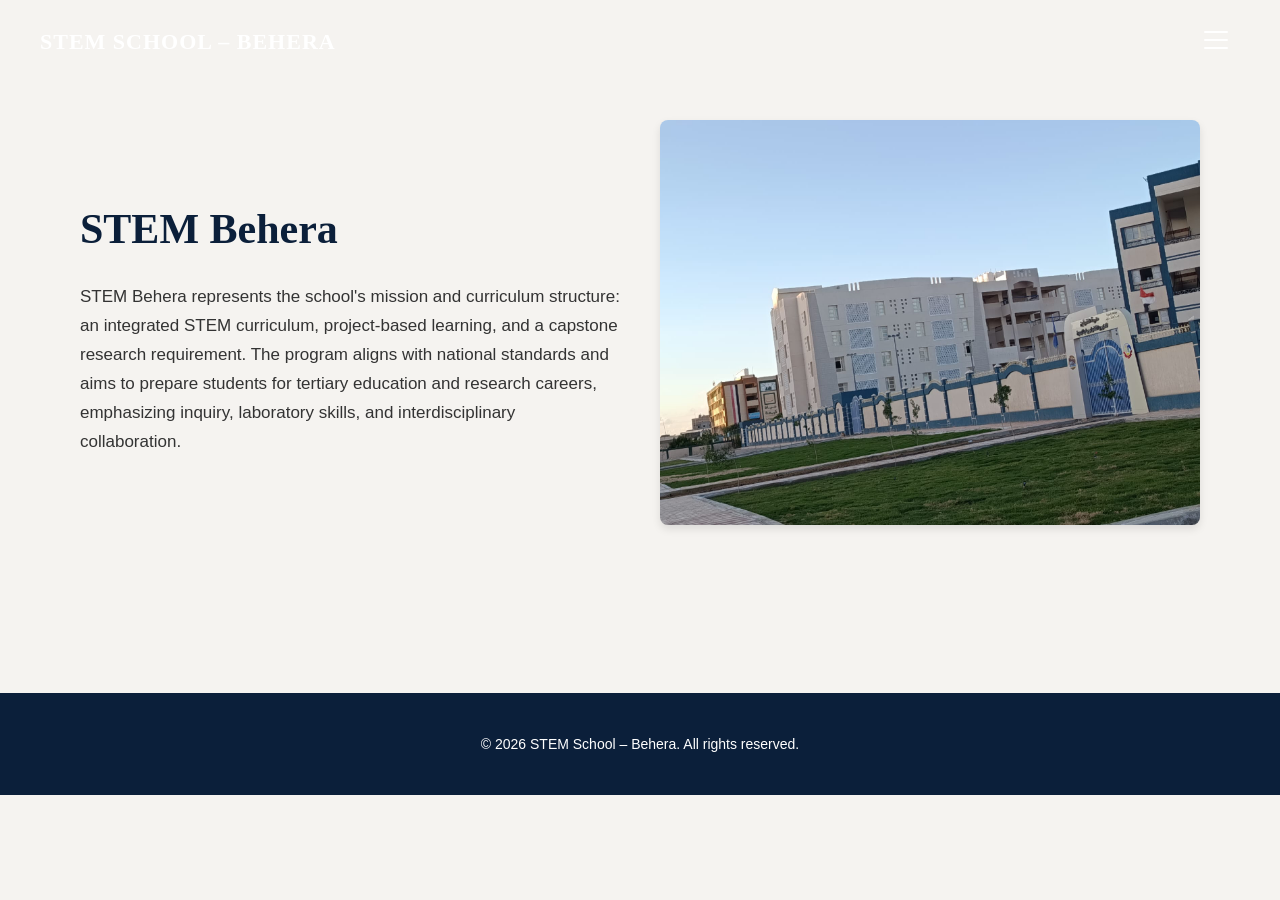
<file: about/stem-behera.html>
<!doctype html>
<html lang="en">

<head>
    <meta charset="utf-8">
    <meta name="viewport" content="width=device-width,initial-scale=1">
    <title>STEM Behera — STEM School – Behera</title>
    <link rel="stylesheet" href="../main.css">
</head>

<body>
    <nav class="navbar solid" role="navigation">
        <div class="navbar-container">
            <a href="../index.html" class="navbar-logo">STEM School – Behera</a>
            <button class="hamburger" aria-label="Open menu" aria-expanded="false">
                <span class="hamburger-box"><span class="hamburger-inner"></span></span>
            </button>
        </div>
    </nav>
    <div class="harvard-backdrop" hidden></div>
    <aside class="harvard-menu" aria-hidden="true">
        <nav class="harvard-nav" aria-label="Main navigation">
            <ul class="harvard-list">
                <li class="menu-item">
                    <a href="../index.html" class="menu-main-link">STEM School – Behera</a>
                </li>
                <li class="menu-item">
                    <a href="../circullum2/index.html" class="menu-main-link">Academics</a>
                </li>
                <li class="menu-item">
                    <a href="../admissions/index.html" class="menu-main-link">Admissions</a>
                </li>
                <li class="menu-item">
                    <button class="menu-parent" aria-expanded="false">Campus Life</button>
                    <ul class="submenu">
                        <li><a href="../campus-life/index.html">Facilities</a></li>
                    </ul>
                </li>
                <li class="menu-item">
                    <a href="../extracurricular/extracurricular.html" class="menu-main-link">Extracurricular</a>
                </li>
                <li class="menu-item">
                    <button class="menu-parent" aria-expanded="false">About</button>
                    <ul class="submenu">
                        <li><a href="history.html">History</a></li>
                        <li><a href="../team/index.html">Our Team</a></li>
                        <li><a href="../care-services/index.html">Care Services</a></li>
                        <li><a href="../care/index.html">Who We Are</a></li>
                    </ul>
                </li>
            </ul>
        </nav>
    </aside>

    <main class="container" style="padding-top:120px;padding-bottom:120px;">
        <article class="harvard-fade">
            <div style="display: flex; gap: 40px; align-items: center; margin-bottom: 40px;">
                <div style="flex: 1;">
                    <h1 style="font-family: 'Playfair Display', serif; font-size:42px; color:var(--primary);">STEM Behera</h1>
                    <p style="margin-top:20px; font-size:17px; color:#333; line-height:1.7; max-width:900px;">STEM Behera represents the school's mission and curriculum structure: an integrated STEM curriculum, project-based learning, and a capstone research requirement. The program aligns with national standards and aims to prepare students
                        for tertiary education and research careers, emphasizing inquiry, laboratory skills, and interdisciplinary collaboration.</p>
                </div>
                <div style="flex: 1;">
                    <img src="../images/view of the school.jpeg" alt="STEM School Behera Building" style="width: 100%; height: auto; border-radius: 8px; box-shadow: 0 4px 8px rgba(0,0,0,0.1);">
                </div>
            </div>
        </article>
    </main>

    <footer class="footer">
        <div class="container">
            <p>&copy; 2026 STEM School – Behera. All rights reserved.</p>
        </div>
    </footer>
    <script src="../main.js"></script>
</body>

</html>
</file>
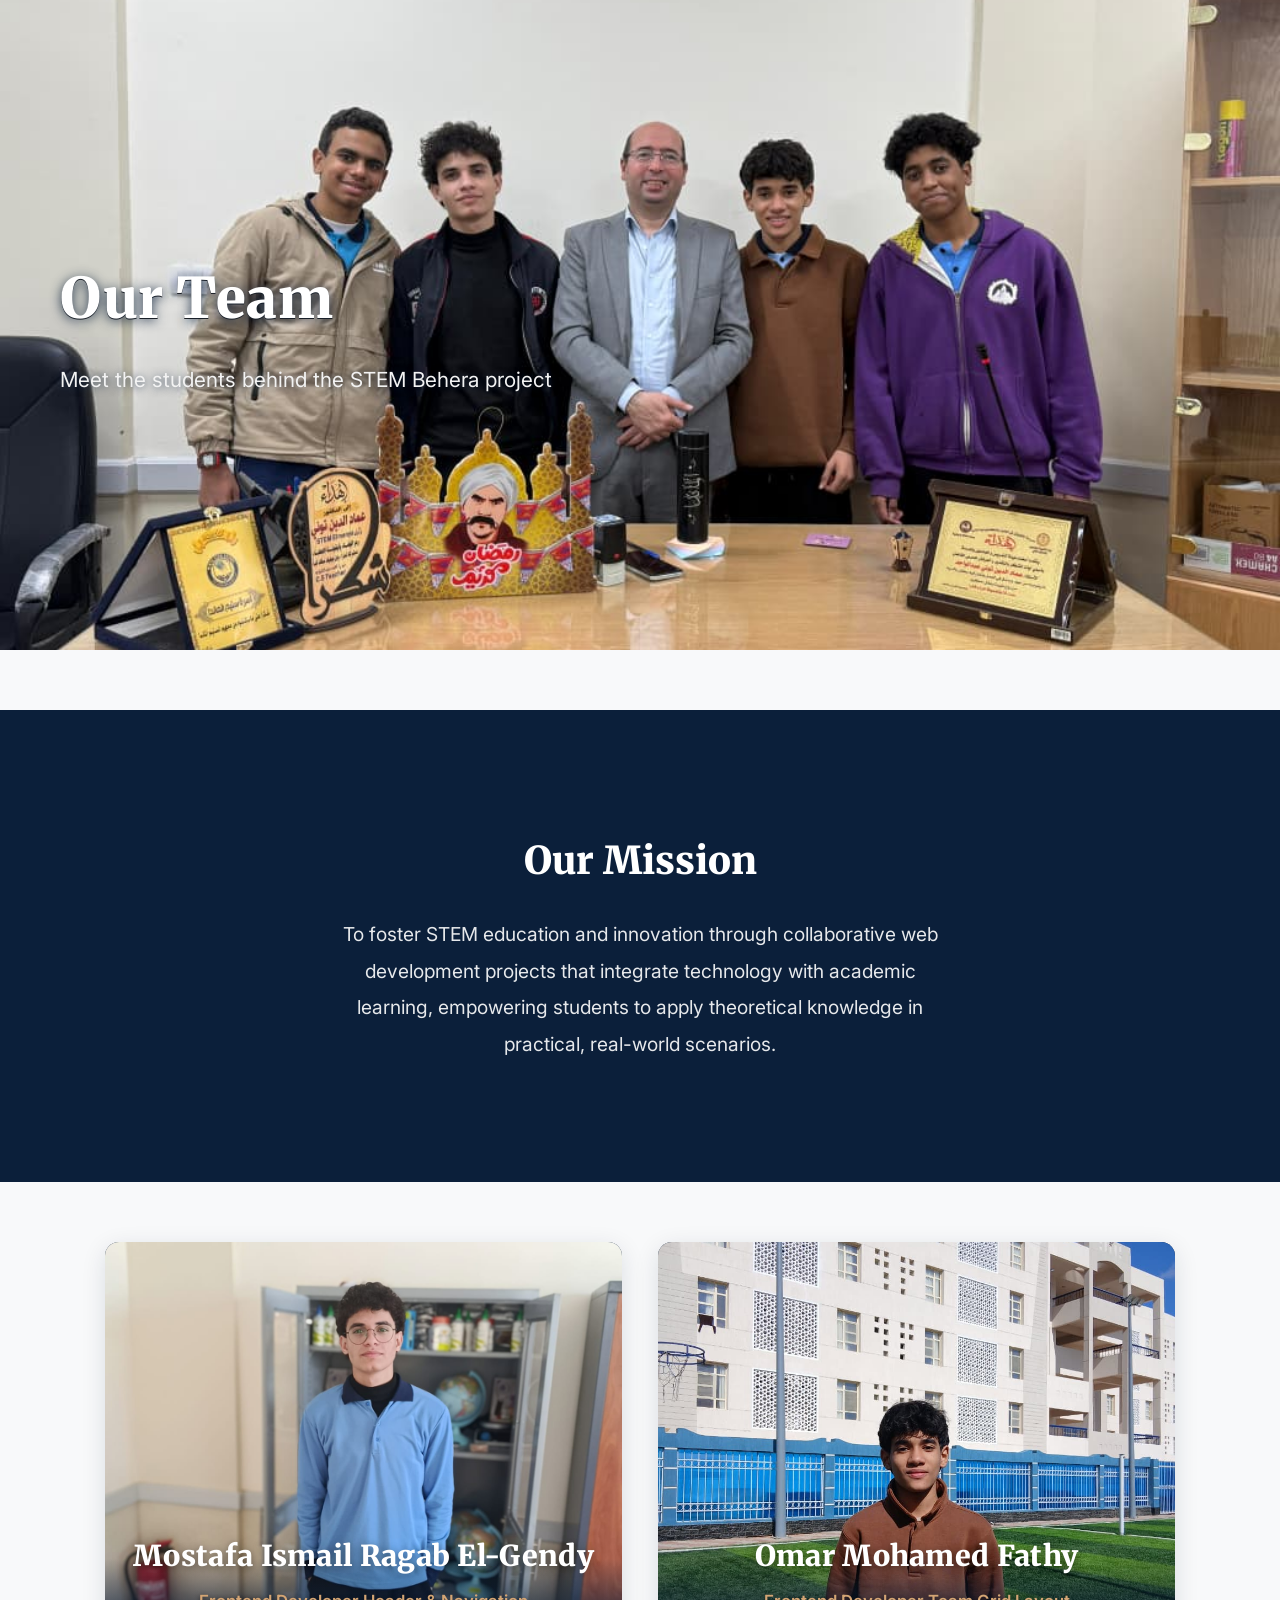
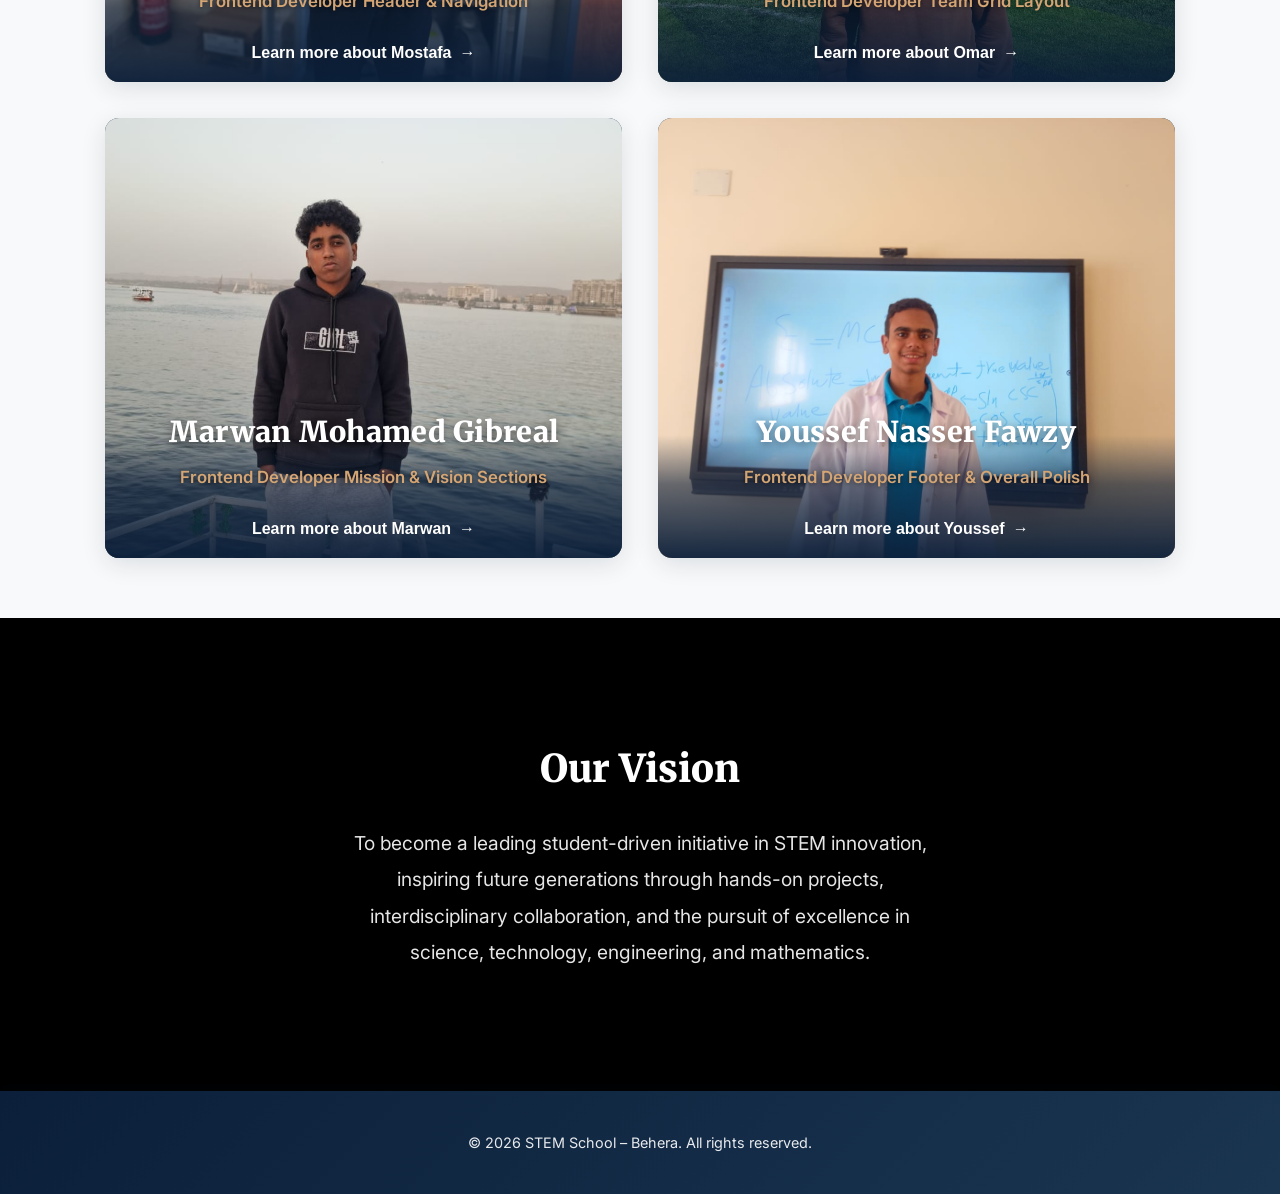
<file: Our team/our_team.html>
<!DOCTYPE html>
<html lang="en">

<head>
    <meta charset="UTF-8">
    <meta name="viewport" content="width=device-width, initial-scale=1.0">
    <title>Our Team | STEM Behera</title>
    <link href="https://fonts.googleapis.com/css?family=Merriweather:700&display=swap" rel="stylesheet">
    <link href="https://fonts.googleapis.com/css?family=Inter:400,500,700&display=swap" rel="stylesheet">
    <style>
        * {
            margin: 0;
            padding: 0;
            box-sizing: border-box;
        }
        
        body {
            font-family: 'Inter', sans-serif;
            background: #f8f9fa;
            color: #333;
            line-height: 1.6;
        }
        /* Header */
        
        header {
            background: linear-gradient(135deg, #0B1F3A 0%, #1a3550 100%);
            color: #fff;
            padding: 20px 0;
            box-shadow: 0 4px 12px rgba(11, 31, 58, 0.15);
        }
        
        .header-content {
            max-width: 1200px;
            margin: 0 auto;
            padding: 0 40px;
            display: flex;
            justify-content: space-between;
            align-items: center;
        }
        
        .header-title {
            font-family: 'Merriweather', serif;
            font-size: 2rem;
            font-weight: 900;
            margin: 0;
            letter-spacing: 0.5px;
        }
        
        .header-nav {
            display: flex;
        }
        
        .nav-link {
            color: #fff;
            text-decoration: none;
            font-size: 1.1rem;
            font-weight: 500;
            padding: 10px 0;
        }
        
        .search-container {
            display: none;
        }
        
        .search-input {
            display: none;
        }
        
        .search-input::placeholder {
            color: rgba(255, 255, 255, 0.7);
        }
        
        .search-input:focus {
            outline: none;
            background: rgba(255, 255, 255, 0.25);
            border-color: rgba(255, 255, 255, 0.6);
            box-shadow: 0 0 0 3px rgba(255, 255, 255, 0.1);
        }
        
        .hero-section {
            background: url('../images/team/The%20header%20of%20this%20page.jpeg') center/cover no-repeat;
            background-color: #f8f9fa;
            padding: 60px 40px;
            min-height: 650px;
            text-align: left;
            display: flex;
            align-items: center;
        }
        
        .hero-content {
            max-width: 900px;
            margin-left: 20px;
        }
        
        .hero-title {
            color: #fff;
            text-shadow: 0 2px 12px rgba(11, 31, 58, 0.85), 0 1px 0 #222;
            text-align: left;
            font-size: 3.5rem;
            font-family: 'Merriweather', serif;
            font-weight: 900;
            margin-bottom: 20px;
            letter-spacing: 0.5px;
        }
        
        .hero-subtitle {
            color: #f3f3f3;
            text-shadow: 0 1px 8px rgba(11, 31, 58, 0.7);
            text-align: left;
            font-size: 1.3rem;
            font-weight: 400;
        }
        /* Main Content */
        
        main {
            max-width: 100%;
            margin: 0 auto;
            padding: 0;
        }
        
        .section-title {
            font-family: 'Merriweather', serif;
            font-size: 2.8rem;
            font-weight: 900;
            color: #0B1F3A;
            text-align: center;
            margin-bottom: 80px;
            position: relative;
            padding-bottom: 25px;
            animation: fadeIn 0.8s ease-out;
        }
        
        .section-title::after {
            content: '';
            position: absolute;
            bottom: 0;
            left: 50%;
            transform: translateX(-50%);
            width: 100px;
            height: 5px;
            background: linear-gradient(90deg, #d4a574 0%, #A51C30 100%);
            border-radius: 2px;
        }
        /* Team Grid Container */
        
        .section-container {
            max-width: 100%;
            padding: 80px 40px;
        }
        /* Intro Section */
        
        .intro-section {
            background: linear-gradient(135deg, #0B1F3A 0%, #1a3550 100%);
            color: #fff;
            padding: 100px 40px;
            text-align: center;
        }
        
        .intro-section h2 {
            font-size: 2.2rem;
            margin-bottom: 20px;
            animation: fadeIn 0.8s ease-out;
        }
        
        .intro-section p {
            font-size: 1.05rem;
            max-width: 900px;
            margin: 0 auto;
            line-height: 1.8;
            opacity: 0.95;
            animation: fadeIn 1s ease-out 0.2s both;
        }
        /* Mission & Vision Section */
        
        .mission-section,
        .vision-section {
            width: 100%;
            padding: 120px 40px;
            text-align: left;
            animation: fadeIn 0.8s ease-out;
        }
        
        .mission-section {
            background: #0B1F3A;
            color: #fff;
        }
        
        .vision-section {
            background: #000;
            color: #fff;
        }
        
        .mission-section h2,
        .vision-section h2 {
            font-family: 'Merriweather', serif;
            font-size: 2.4rem;
            font-weight: 900;
            margin-bottom: 25px;
        }
        
        .mission-section h2 {
            color: #fff;
            text-align: center;
        }
        
        .vision-section h2 {
            color: #fff;
            text-align: center;
        }
        
        .mission-section p,
        .vision-section p {
            font-size: 1rem;
            line-height: 1.9;
            max-width: 900px;
            opacity: 0.95;
        }
        
        .mission-section p {
            color: rgba(255, 255, 255, 0.95);
            max-width: 50%;
            margin: 0 auto;
            text-align: center;
            font-size: 1.2rem;
        }
        
        .vision-section p {
            color: rgba(255, 255, 255, 0.95);
            max-width: 50%;
            margin: 0 auto;
            text-align: center;
            font-size: 1.2rem;
        }
        /* Team Grid Container */
        
        .team-grid {
            display: grid;
            grid-template-columns: repeat(2, 1fr);
            gap: 36px;
            margin: 0 auto 0 auto;
            max-width: 1150px;
            padding: 60px 40px;
            background: transparent;
        }
        /* Animations */
        
        @keyframes slideUp {
            from {
                opacity: 0;
                transform: translateY(40px);
            }
            to {
                opacity: 1;
                transform: translateY(0);
            }
        }
        
        @keyframes fadeIn {
            from {
                opacity: 0;
            }
            to {
                opacity: 1;
            }
        }
        
        @keyframes zoomIn {
            from {
                opacity: 0;
                transform: scale(0.95);
            }
            to {
                opacity: 1;
                transform: scale(1);
            }
        }
        /* Team Card */
        
        .team-card {
            background: #0B1F3A;
            border-radius: 14px;
            padding: 0;
            text-align: center;
            box-shadow: 0 6px 24px rgba(11, 31, 58, 0.12);
            transition: box-shadow 0.3s, transform 0.3s;
            display: flex;
            flex-direction: column;
            align-items: stretch;
            overflow: hidden;
            position: relative;
            height: 440px;
            animation: slideUp 0.7s ease-out forwards;
            opacity: 0;
        }
        
        .team-card:nth-child(1) {
            animation-delay: 0.15s;
        }
        
        .team-card:nth-child(2) {
            animation-delay: 0.3s;
        }
        
        .team-card:nth-child(3) {
            animation-delay: 0.45s;
        }
        
        .team-card:nth-child(4) {
            animation-delay: 0.6s;
        }
        
        .team-card:hover {
            box-shadow: 0 12px 40px rgba(11, 31, 58, 0.2);
            transform: translateY(-4px);
        }
        /* Profile Image */
        
        .profile-img {
            width: 100%;
            height: 100%;
            object-fit: cover;
            border: none;
            margin-bottom: 0;
            flex-shrink: 0;
            transition: transform 0.6s ease;
            animation: fadeIn 0.8s ease-out;
            display: block;
        }
        
        .team-card:hover .profile-img {
            transform: scale(1.08);
        }
        
        .member-info {
            position: absolute;
            left: 0;
            right: 0;
            bottom: 0;
            width: 100%;
            padding: 20px 16px;
            display: flex;
            flex-direction: column;
            align-items: center;
            justify-content: flex-end;
            z-index: 2;
            height: 28%;
            background: linear-gradient(to top, rgba(11, 31, 58, 0.95) 0%, rgba(11, 31, 58, 0.6) 60%, transparent 100%);
        }
        /* Member Info */
        
        .member-name {
            font-family: 'Merriweather', serif;
            font-size: 1.8rem;
            font-weight: 900;
            color: #ffffff;
            margin-bottom: 8px;
            letter-spacing: 0.3px;
            text-shadow: 0 2px 8px rgba(0, 0, 0, 0.5);
        }
        
        .member-role {
            font-size: 1.05rem;
            font-weight: 600;
            color: #d4a574;
            margin-bottom: 15px;
            text-shadow: 0 1px 4px rgba(0, 0, 0, 0.5);
        }
        
        .member-bio {
            font-size: 0.9rem;
            color: rgba(255, 255, 255, 0.9);
            line-height: 1.6;
            margin-bottom: 0;
            display: none;
        }
        
        .view-link {
            background: none;
            border: none;
            display: inline-flex;
            align-items: center;
            gap: 8px;
            color: #fff;
            text-decoration: none;
            font-weight: 600;
            margin-top: 15px;
            transition: gap 0.3s ease;
            cursor: pointer;
            padding: 0;
            font-size: 1rem;
        }
        
        .view-link:hover {
            gap: 12px;
        }
        
        .view-link::after {
            content: '→';
        }
        /* Footer */
        
        footer {
            background: linear-gradient(135deg, #0B1F3A 0%, #1a3550 100%);
            color: #fff;
            text-align: center;
            padding: 40px 20px;
            margin-top: 0;
            box-shadow: 0 -4px 12px rgba(11, 31, 58, 0.1);
        }
        
        footer p {
            margin-bottom: 0;
            font-size: 0.9rem;
            opacity: 0.9;
        }
        /* Modal */
        
        .modal {
            display: none;
            position: fixed;
            z-index: 1000;
            left: 0;
            top: 0;
            width: 100%;
            height: 100%;
            background-color: rgba(0, 0, 0, 0.6);
            animation: fadeIn 0.3s ease-out;
        }
        
        .modal-content {
            background: linear-gradient(135deg, #0B1F3A 0%, #1a3550 100%);
            margin: 5% auto;
            padding: 40px;
            border-radius: 10px;
            width: 80%;
            max-width: 700px;
            box-shadow: 0 8px 32px rgba(0, 0, 0, 0.3);
            color: #fff;
            animation: slideUp 0.4s ease-out;
        }
        
        .modal-header {
            display: flex;
            justify-content: space-between;
            align-items: center;
            margin-bottom: 20px;
            border-bottom: 2px solid rgba(255, 255, 255, 0.2);
            padding-bottom: 15px;
        }
        
        .modal-title {
            font-family: 'Merriweather', serif;
            font-size: 1.8rem;
            font-weight: 900;
            margin: 0;
        }
        
        .close-btn {
            background: none;
            border: none;
            color: #fff;
            font-size: 2rem;
            font-weight: bold;
            cursor: pointer;
            padding: 0;
            width: 40px;
            height: 40px;
            display: flex;
            align-items: center;
            justify-content: center;
            transition: transform 0.2s;
        }
        
        .close-btn:hover {
            transform: scale(1.2);
        }
        
        .modal-body {
            font-size: 1rem;
            line-height: 1.8;
            opacity: 0.95;
            overflow: hidden;
            display: -webkit-box;
            -webkit-line-clamp: 3;
            line-clamp: 3;
            -webkit-box-orient: vertical;
            max-height: 5.4em;
        }
        
        @media (max-width: 768px) {
            .header-content {
                padding: 0 15px;
            }
            .header-title {
                font-size: 1.2rem;
            }
            .search-input {
                display: none;
            }
            .search-container {
                display: none;
            }
            .hero-section {
                padding: 40px 0;
            }
            .hero-title {
                font-size: 1.8rem;
            }
            .hero-subtitle {
                font-size: 0.95rem;
            }
            .header-text {
                font-size: 1rem;
            }
            main {
                padding: 0;
            }
            .intro-section {
                padding: 80px 20px;
            }
            .mission-section,
            .vision-section {
                padding: 80px 20px;
            }
            .mission-section h2,
            .vision-section h2 {
                font-size: 1.8rem;
            }
            .section-title {
                font-size: 1.8rem;
                margin-bottom: 50px;
            }
            .team-grid {
                grid-template-columns: 1fr;
                gap: 50px;
                padding: 60px 20px;
            }
            .team-card {
                height: 420px;
            }
            .profile-img {
                width: 100%;
                height: 100%;
            }
            .member-info {
                padding: 30px 25px;
            }
            .member-name {
                font-size: 1.5rem;
            }
            .member-role {
                font-size: 0.95rem;
            }
        }
        
        @media (max-width: 480px) {
            .header-content {
                padding: 0 20px;
                flex-wrap: wrap;
            }
            .header-title {
                font-size: 1.5rem;
                flex-basis: 100%;
                margin-bottom: 10px;
            }
            .header-nav {
                flex-basis: 100%;
                width: 100%;
            }
            .search-input {
                display: none;
            }
            .search-container {
                display: none;
            }
            .hero-section {
                padding: 60px 0;
            }
            .hero-title {
                font-size: 2.5rem;
            }
            .hero-subtitle {
                font-size: 1.1rem;
            }
            .intro-section {
                padding: 60px 15px;
            }
            .intro-section h2 {
                font-size: 1.6rem;
            }
            .intro-section p {
                font-size: 0.95rem;
            }
            .mission-section,
            .vision-section {
                padding: 60px 15px;
            }
            .mission-section h2,
            .vision-section h2 {
                font-size: 1.5rem;
            }
            .mission-section p,
            .vision-section p {
                font-size: 1rem;
            }
            .section-title {
                font-size: 1.5rem;
            }
            .team-grid {
                grid-template-columns: 1fr;
                gap: 35px;
                padding: 40px 15px;
            }
            .team-card {
                height: 350px;
            }
            .profile-img {
                width: 100%;
                height: 100%;
            }
            .member-info {
                padding: 25px 20px;
            }
            .member-name {
                font-size: 1.2rem;
            }
            .member-role {
                font-size: 0.85rem;
            }
        }
    </style>
</head>

<body>
    <!-- Header removed as requested -->

    <!-- Hero Section -->
    <section class="hero-section">
        <div class="hero-content">
            <h1 class="hero-title">Our Team</h1>
            <p class="hero-subtitle">Meet the students behind the STEM Behera project</p>
        </div>
    </section>

    <div style="height: 60px;"></div>

    <!-- Mission Section -->
    <section class="mission-section">
        <h2>Our Mission</h2>
        <p>To foster STEM education and innovation through collaborative web development projects that integrate technology with academic learning, empowering students to apply theoretical knowledge in practical, real-world scenarios.</p>
    </section>

    <div class="team-grid">
        <!-- Team Member 1 -->
        <div class="team-card">
            <img src="../images/team/Mostafa%20Ismail%20Ragab%20EL-Gendy.jpeg" alt="Mostafa Ismail Ragab El-Gendy" class="profile-img">
            <div class="member-info">
                <h3 class="member-name">Mostafa Ismail Ragab El-Gendy</h3>
                <p class="member-role">Frontend Developer Header & Navigation</p>
                <p class="member-bio">Specialized in developing the header section and navigation elements with a focus on responsive design and accessibility. Created a professional navigation bar that maintains visual consistency across all device sizes. Implemented clean,
                    semantic HTML and optimized CSS for performance and maintainability.</p>
                <button class="view-link" onclick="showModal('Mostafa Ismail Ragab El-Gendy', 'Mostafa led the development of the header and navigation system, which serves as the primary entry point for all users. His work encompasses responsive design patterns, cross-browser compatibility, and accessibility standards. He utilized Flexbox layouts, media queries, and modern CSS techniques to ensure the navigation adapts seamlessly to tablets, smartphones, and desktop displays. His attention to detail in typography, spacing, and visual hierarchy establishes a strong foundation for the entire website.')">Learn more about Mostafa</button>
            </div>
        </div>

        <!-- Team Member 2 -->
        <div class="team-card">
            <img src="../images/team/omar%20mohamed%20fathy.jpeg" alt="Omar Mohamed Fathy" class="profile-img">
            <div class="member-info">
                <h3 class="member-name">Omar Mohamed Fathy</h3>
                <p class="member-role">Frontend Developer Team Grid Layout</p>
                <p class="member-bio">Led the implementation of the team grid layout and card components with meticulous attention to alignment and spacing. Built a responsive grid system using CSS Grid that elegantly displays team members in a balanced layout. Ensured visual
                    harmony through consistent padding, margins, and component sizing across all breakpoints.</p>
                <button class="view-link" onclick="showModal('Omar Mohamed Fathy', 'Omar engineered the core grid system that organizes and displays team member information with visual elegance. His expertise in CSS Grid and Flexbox allowed him to create a layout that adapts dynamically from a 2×2 grid on desktops to a single column on mobile devices. He implemented card hover effects, shadow depths, and transition animations that enhance user interaction without compromising performance. His focus on responsive design ensures the layout remains readable and accessible on all screen sizes.')">Learn more about Omar</button>
            </div>
        </div>

        <!-- Team Member 3 -->
        <div class="team-card">
            <img src="../images/team/Marwan%20mohamed%20gibreal.jpeg" alt="Marwan Mohamed Gibreal" class="profile-img">
            <div class="member-info">
                <h3 class="member-name">Marwan Mohamed Gibreal</h3>
                <p class="member-role">Frontend Developer Mission & Vision Sections</p>
                <p class="member-bio">Developed the Mission and Vision sections with sophisticated styling, color schemes, and centered layouts that enhance visual hierarchy. Implemented responsive design patterns and typography refinements to ensure optimal readability. Managed
                    color contrast ratios for accessibility while maintaining aesthetic appeal across all viewing contexts.</p>
                <button class="view-link" onclick="showModal('Marwan Mohamed Gibreal', 'Marwan crafted the Mission and Vision sections that communicate the project\'s core values and aspirations. He selected complementary color palettes, navy blue for Mission and black for Vision, that create visual distinction while maintaining unity with the overall design. His implementation includes centered text layouts, responsive font sizing, and strategic use of whitespace to create a premium, academic appearance. He carefully balanced content hierarchy through typography choices and spacing, ensuring each section commands appropriate attention.')">Learn more about Marwan</button>
            </div>
        </div>

        <!-- Team Member 4 -->
        <div class="team-card">
            <img src="../images/team/Youssef%20nasser%20fawzy.jpeg" alt="Youssef Nasser Fawzy" class="profile-img">
            <div class="member-info">
                <h3 class="member-name">Youssef Nasser Fawzy</h3>
                <p class="member-role">Frontend Developer Footer & Overall Polish</p>
                <p class="member-bio">Crafted the footer section and applied final styling refinements throughout the website for a cohesive visual experience. Ensured consistent typography, spacing, and color schemes by implementing a unified design system. Optimized the
                    overall visual presentation through careful attention to details like shadows, transitions, and responsive behavior on all devices.</p>
                <button class="view-link" onclick="showModal('Youssef Nasser Fawzy', 'Youssef served as the design quality assurance lead, ensuring every element of the website meets professional standards. He developed the footer component with proper semantic structure and implemented the site-wide visual polish. His comprehensive understanding of responsive design allowed him to identify and resolve layout inconsistencies across breakpoints. He contributed to color theory decisions, accessibility audits, and performance optimization, delivering a finished product that feels polished, professional, and ready for presentation.')">Learn more about Youssef</button>
            </div>
        </div>
    </div>

    <!-- Vision Section -->
    <section class="vision-section">
        <h2>Our Vision</h2>
        <p>To become a leading student-driven initiative in STEM innovation, inspiring future generations through hands-on projects, interdisciplinary collaboration, and the pursuit of excellence in science, technology, engineering, and mathematics.</p>
    </section>
    </main>
    <!-- Footer -->
    <footer>
        <p>&copy; 2026 STEM School – Behera. All rights reserved.</p>
    </footer>

    <!-- Modal for Team Member Details -->
    <div id="memberModal" class="modal">
        <div class="modal-content">
            <div class="modal-header">
                <h2 class="modal-title" id="modalTitle">Team Member</h2>
                <button class="close-btn" onclick="closeModal()">&times;</button>
            </div>
            <div class="modal-body" id="modalBody">
                <!-- Content will be inserted here -->
            </div>
        </div>
    </div>

    <script>
        function showModal(name, details) {
            const modal = document.getElementById('memberModal');
            document.getElementById('modalTitle').textContent = name;
            document.getElementById('modalBody').textContent = details;
            modal.style.display = 'block';
            document.body.style.overflow = 'hidden';
        }

        function closeModal() {
            const modal = document.getElementById('memberModal');
            modal.style.display = 'none';
            document.body.style.overflow = 'auto';
        }

        function searchTeamMembers() {
            // Functionality removed as per user request
        }

        const searchInput = document.querySelector('.search-input');
        if (searchInput) {
            searchInput.removeEventListener('input', searchTeamMembers);
        }

        window.onclick = function(event) {
            const modal = document.getElementById('memberModal');
            if (event.target === modal) {
                closeModal();
            }
        }

        document.addEventListener('keydown', function(event) {
            if (event.key === 'Escape') {
                closeModal();
            }
        });
    </script>
</body>

</html>
</file>
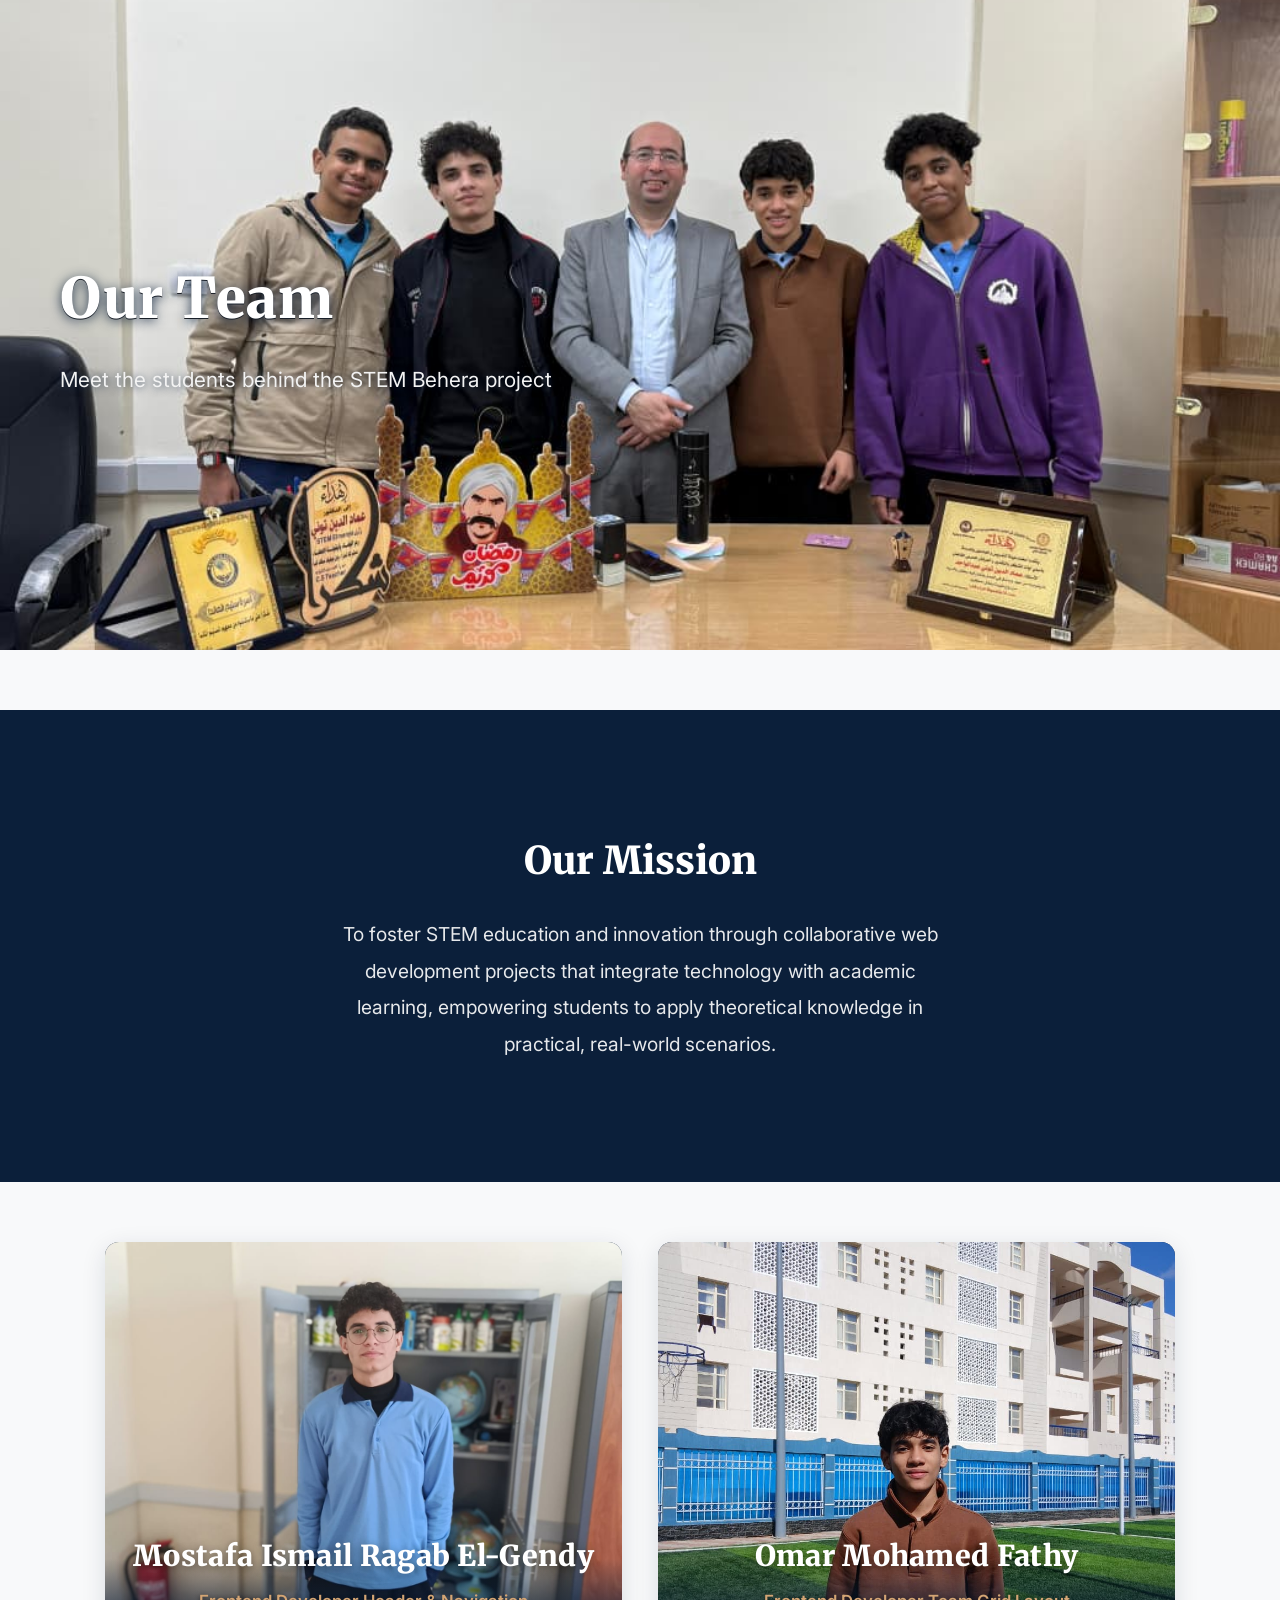
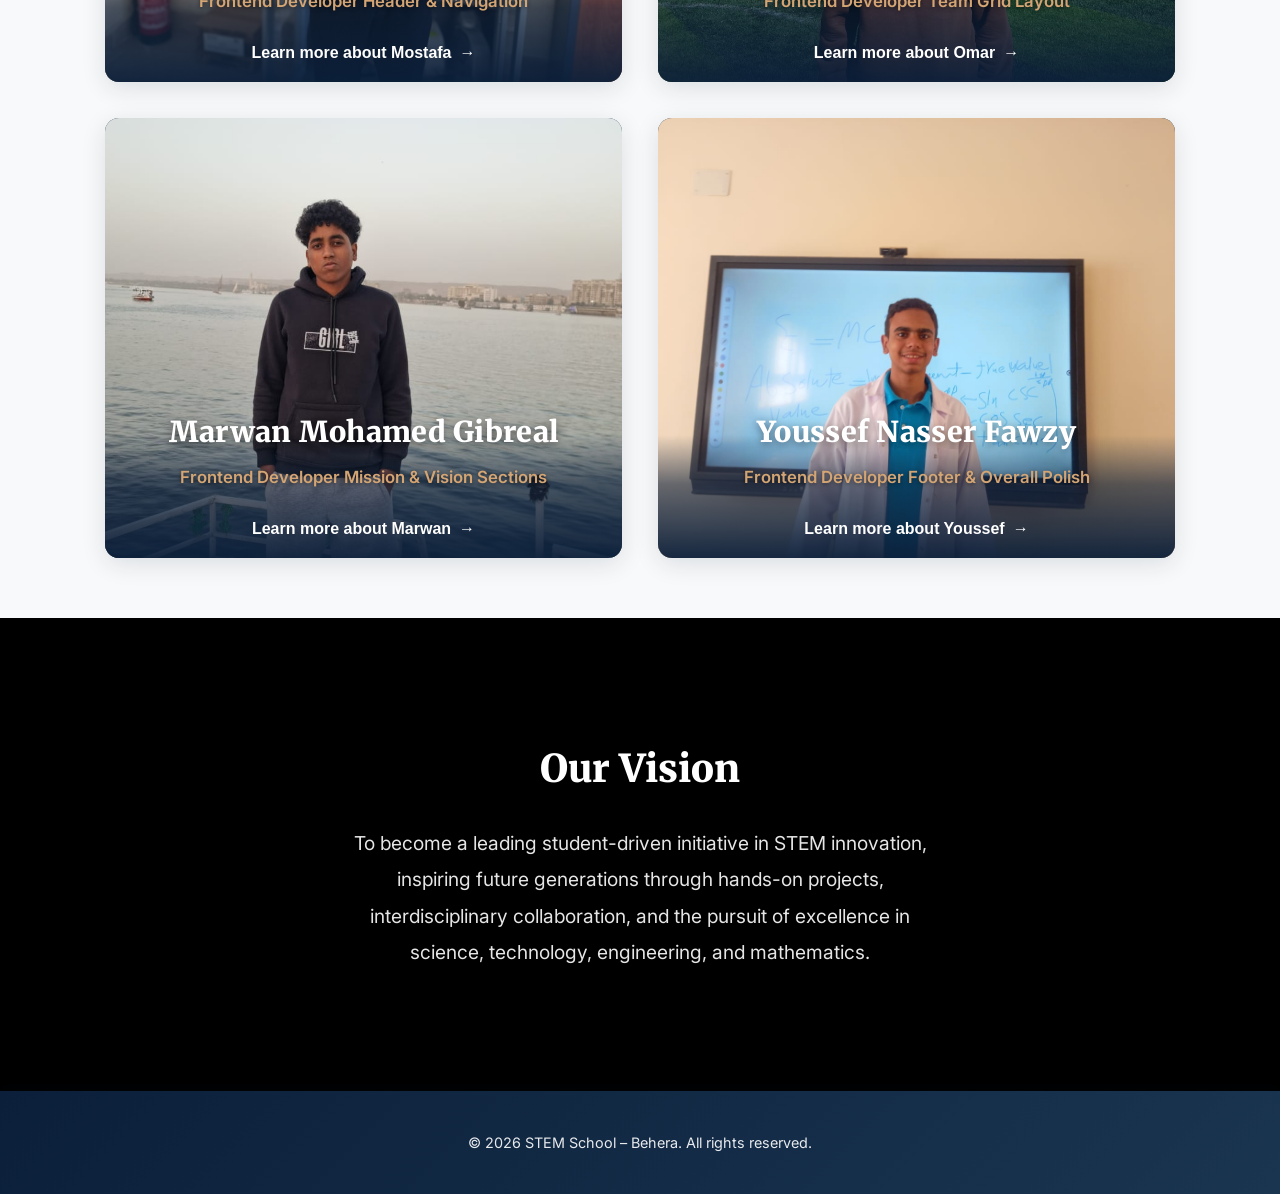
<file: team/our_team.html>
<!DOCTYPE html>
<html lang="en">

<head>
    <meta charset="UTF-8">
    <meta name="viewport" content="width=device-width, initial-scale=1.0">
    <title>Our Team | STEM Behera</title>
    <link href="https://fonts.googleapis.com/css?family=Merriweather:700&display=swap" rel="stylesheet">
    <link href="https://fonts.googleapis.com/css?family=Inter:400,500,700&display=swap" rel="stylesheet">
    <style>
        * {
            margin: 0;
            padding: 0;
            box-sizing: border-box;
        }
        
        body {
            font-family: 'Inter', sans-serif;
            background: #f8f9fa;
            color: #333;
            line-height: 1.6;
        }
        /* Header */
        
        header {
            background: linear-gradient(135deg, #0B1F3A 0%, #1a3550 100%);
            color: #fff;
            padding: 20px 0;
            box-shadow: 0 4px 12px rgba(11, 31, 58, 0.15);
        }
        
        .header-content {
            max-width: 1200px;
            margin: 0 auto;
            padding: 0 40px;
            display: flex;
            justify-content: space-between;
            align-items: center;
        }
        
        .header-title {
            font-family: 'Merriweather', serif;
            font-size: 2rem;
            font-weight: 900;
            margin: 0;
            letter-spacing: 0.5px;
        }
        
        .header-nav {
            display: flex;
        }
        
        .nav-link {
            color: #fff;
            text-decoration: none;
            font-size: 1.1rem;
            font-weight: 500;
            padding: 10px 0;
        }
        
        .search-container {
            display: none;
        }
        
        .search-input {
            display: none;
        }
        
        .search-input::placeholder {
            color: rgba(255, 255, 255, 0.7);
        }
        
        .search-input:focus {
            outline: none;
            background: rgba(255, 255, 255, 0.25);
            border-color: rgba(255, 255, 255, 0.6);
            box-shadow: 0 0 0 3px rgba(255, 255, 255, 0.1);
        }
        
        .hero-section {
            background: url('../images/team/The%20header%20of%20this%20page.jpeg') center/cover no-repeat;
            background-color: #f8f9fa;
            padding: 60px 40px;
            min-height: 650px;
            text-align: left;
            display: flex;
            align-items: center;
        }
        
        .hero-content {
            max-width: 900px;
            margin-left: 20px;
        }
        
        .hero-title {
            color: #fff;
            text-shadow: 0 2px 12px rgba(11, 31, 58, 0.85), 0 1px 0 #222;
            text-align: left;
            font-size: 3.5rem;
            font-family: 'Merriweather', serif;
            font-weight: 900;
            margin-bottom: 20px;
            letter-spacing: 0.5px;
        }
        
        .hero-subtitle {
            color: #f3f3f3;
            text-shadow: 0 1px 8px rgba(11, 31, 58, 0.7);
            text-align: left;
            font-size: 1.3rem;
            font-weight: 400;
        }
        /* Main Content */
        
        main {
            max-width: 100%;
            margin: 0 auto;
            padding: 0;
        }
        
        .section-title {
            font-family: 'Merriweather', serif;
            font-size: 2.8rem;
            font-weight: 900;
            color: #0B1F3A;
            text-align: center;
            margin-bottom: 80px;
            position: relative;
            padding-bottom: 25px;
            animation: fadeIn 0.8s ease-out;
        }
        
        .section-title::after {
            content: '';
            position: absolute;
            bottom: 0;
            left: 50%;
            transform: translateX(-50%);
            width: 100px;
            height: 5px;
            background: linear-gradient(90deg, #d4a574 0%, #A51C30 100%);
            border-radius: 2px;
        }
        /* Team Grid Container */
        
        .section-container {
            max-width: 100%;
            padding: 80px 40px;
        }
        /* Intro Section */
        
        .intro-section {
            background: linear-gradient(135deg, #0B1F3A 0%, #1a3550 100%);
            color: #fff;
            padding: 100px 40px;
            text-align: center;
        }
        
        .intro-section h2 {
            font-size: 2.2rem;
            margin-bottom: 20px;
            animation: fadeIn 0.8s ease-out;
        }
        
        .intro-section p {
            font-size: 1.05rem;
            max-width: 900px;
            margin: 0 auto;
            line-height: 1.8;
            opacity: 0.95;
            animation: fadeIn 1s ease-out 0.2s both;
        }
        /* Mission & Vision Section */
        
        .mission-section,
        .vision-section {
            width: 100%;
            padding: 120px 40px;
            text-align: left;
            animation: fadeIn 0.8s ease-out;
        }
        
        .mission-section {
            background: #0B1F3A;
            color: #fff;
        }
        
        .vision-section {
            background: #000;
            color: #fff;
        }
        
        .mission-section h2,
        .vision-section h2 {
            font-family: 'Merriweather', serif;
            font-size: 2.4rem;
            font-weight: 900;
            margin-bottom: 25px;
        }
        
        .mission-section h2 {
            color: #fff;
            text-align: center;
        }
        
        .vision-section h2 {
            color: #fff;
            text-align: center;
        }
        
        .mission-section p,
        .vision-section p {
            font-size: 1rem;
            line-height: 1.9;
            max-width: 900px;
            opacity: 0.95;
        }
        
        .mission-section p {
            color: rgba(255, 255, 255, 0.95);
            max-width: 50%;
            margin: 0 auto;
            text-align: center;
            font-size: 1.2rem;
        }
        
        .vision-section p {
            color: rgba(255, 255, 255, 0.95);
            max-width: 50%;
            margin: 0 auto;
            text-align: center;
            font-size: 1.2rem;
        }
        /* Team Grid Container */
        
        .team-grid {
            display: grid;
            grid-template-columns: repeat(2, 1fr);
            gap: 36px;
            margin: 0 auto 0 auto;
            max-width: 1150px;
            padding: 60px 40px;
            background: transparent;
        }
        /* Animations */
        
        @keyframes slideUp {
            from {
                opacity: 0;
                transform: translateY(40px);
            }
            to {
                opacity: 1;
                transform: translateY(0);
            }
        }
        
        @keyframes fadeIn {
            from {
                opacity: 0;
            }
            to {
                opacity: 1;
            }
        }
        
        @keyframes zoomIn {
            from {
                opacity: 0;
                transform: scale(0.95);
            }
            to {
                opacity: 1;
                transform: scale(1);
            }
        }
        /* Team Card */
        
        .team-card {
            background: #0B1F3A;
            border-radius: 14px;
            padding: 0;
            text-align: center;
            box-shadow: 0 6px 24px rgba(11, 31, 58, 0.12);
            transition: box-shadow 0.3s, transform 0.3s;
            display: flex;
            flex-direction: column;
            align-items: stretch;
            overflow: hidden;
            position: relative;
            height: 440px;
            animation: slideUp 0.7s ease-out forwards;
            opacity: 0;
        }
        
        .team-card:nth-child(1) {
            animation-delay: 0.15s;
        }
        
        .team-card:nth-child(2) {
            animation-delay: 0.3s;
        }
        
        .team-card:nth-child(3) {
            animation-delay: 0.45s;
        }
        
        .team-card:nth-child(4) {
            animation-delay: 0.6s;
        }
        
        .team-card:hover {
            box-shadow: 0 12px 40px rgba(11, 31, 58, 0.2);
            transform: translateY(-4px);
        }
        /* Profile Image */
        
        .profile-img {
            width: 100%;
            height: 100%;
            object-fit: cover;
            border: none;
            margin-bottom: 0;
            flex-shrink: 0;
            transition: transform 0.6s ease;
            animation: fadeIn 0.8s ease-out;
            display: block;
        }
        
        .team-card:hover .profile-img {
            transform: scale(1.08);
        }
        
        .member-info {
            position: absolute;
            left: 0;
            right: 0;
            bottom: 0;
            width: 100%;
            padding: 20px 16px;
            display: flex;
            flex-direction: column;
            align-items: center;
            justify-content: flex-end;
            z-index: 2;
            height: 28%;
            background: linear-gradient(to top, rgba(11, 31, 58, 0.95) 0%, rgba(11, 31, 58, 0.6) 60%, transparent 100%);
        }
        /* Member Info */
        
        .member-name {
            font-family: 'Merriweather', serif;
            font-size: 1.8rem;
            font-weight: 900;
            color: #ffffff;
            margin-bottom: 8px;
            letter-spacing: 0.3px;
            text-shadow: 0 2px 8px rgba(0, 0, 0, 0.5);
        }
        
        .member-role {
            font-size: 1.05rem;
            font-weight: 600;
            color: #d4a574;
            margin-bottom: 15px;
            text-shadow: 0 1px 4px rgba(0, 0, 0, 0.5);
        }
        
        .member-bio {
            font-size: 0.9rem;
            color: rgba(255, 255, 255, 0.9);
            line-height: 1.6;
            margin-bottom: 0;
            display: none;
        }
        
        .view-link {
            background: none;
            border: none;
            display: inline-flex;
            align-items: center;
            gap: 8px;
            color: #fff;
            text-decoration: none;
            font-weight: 600;
            margin-top: 15px;
            transition: gap 0.3s ease;
            cursor: pointer;
            padding: 0;
            font-size: 1rem;
        }
        
        .view-link:hover {
            gap: 12px;
        }
        
        .view-link::after {
            content: '→';
        }
        /* Footer */
        
        footer {
            background: linear-gradient(135deg, #0B1F3A 0%, #1a3550 100%);
            color: #fff;
            text-align: center;
            padding: 40px 20px;
            margin-top: 0;
            box-shadow: 0 -4px 12px rgba(11, 31, 58, 0.1);
        }
        
        footer p {
            margin-bottom: 0;
            font-size: 0.9rem;
            opacity: 0.9;
        }
        /* Modal */
        
        .modal {
            display: none;
            position: fixed;
            z-index: 1000;
            left: 0;
            top: 0;
            width: 100%;
            height: 100%;
            background-color: rgba(0, 0, 0, 0.6);
            animation: fadeIn 0.3s ease-out;
        }
        
        .modal-content {
            background: linear-gradient(135deg, #0B1F3A 0%, #1a3550 100%);
            margin: 5% auto;
            padding: 40px;
            border-radius: 10px;
            width: 80%;
            max-width: 700px;
            box-shadow: 0 8px 32px rgba(0, 0, 0, 0.3);
            color: #fff;
            animation: slideUp 0.4s ease-out;
        }
        
        .modal-header {
            display: flex;
            justify-content: space-between;
            align-items: center;
            margin-bottom: 20px;
            border-bottom: 2px solid rgba(255, 255, 255, 0.2);
            padding-bottom: 15px;
        }
        
        .modal-title {
            font-family: 'Merriweather', serif;
            font-size: 1.8rem;
            font-weight: 900;
            margin: 0;
        }
        
        .close-btn {
            background: none;
            border: none;
            color: #fff;
            font-size: 2rem;
            font-weight: bold;
            cursor: pointer;
            padding: 0;
            width: 40px;
            height: 40px;
            display: flex;
            align-items: center;
            justify-content: center;
            transition: transform 0.2s;
        }
        
        .close-btn:hover {
            transform: scale(1.2);
        }
        
        .modal-body {
            font-size: 1rem;
            line-height: 1.8;
            opacity: 0.95;
            overflow: hidden;
            display: -webkit-box;
            -webkit-line-clamp: 3;
            line-clamp: 3;
            -webkit-box-orient: vertical;
            max-height: 5.4em;
        }
        
        @media (max-width: 768px) {
            .header-content {
                padding: 0 15px;
            }
            .header-title {
                font-size: 1.2rem;
            }
            .search-input {
                display: none;
            }
            .search-container {
                display: none;
            }
            .hero-section {
                padding: 40px 0;
            }
            .hero-title {
                font-size: 1.8rem;
            }
            .hero-subtitle {
                font-size: 0.95rem;
            }
            .header-text {
                font-size: 1rem;
            }
            main {
                padding: 0;
            }
            .intro-section {
                padding: 80px 20px;
            }
            .mission-section,
            .vision-section {
                padding: 80px 20px;
            }
            .mission-section h2,
            .vision-section h2 {
                font-size: 1.8rem;
            }
            .section-title {
                font-size: 1.8rem;
                margin-bottom: 50px;
            }
            .team-grid {
                grid-template-columns: 1fr;
                gap: 50px;
                padding: 60px 20px;
            }
            .team-card {
                height: 420px;
            }
            .profile-img {
                width: 100%;
                height: 100%;
            }
            .member-info {
                padding: 30px 25px;
            }
            .member-name {
                font-size: 1.5rem;
            }
            .member-role {
                font-size: 0.95rem;
            }
        }
        
        @media (max-width: 480px) {
            .header-content {
                padding: 0 20px;
                flex-wrap: wrap;
            }
            .header-title {
                font-size: 1.5rem;
                flex-basis: 100%;
                margin-bottom: 10px;
            }
            .header-nav {
                flex-basis: 100%;
                width: 100%;
            }
            .search-input {
                display: none;
            }
            .search-container {
                display: none;
            }
            .hero-section {
                padding: 60px 0;
            }
            .hero-title {
                font-size: 2.5rem;
            }
            .hero-subtitle {
                font-size: 1.1rem;
            }
            .intro-section {
                padding: 60px 15px;
            }
            .intro-section h2 {
                font-size: 1.6rem;
            }
            .intro-section p {
                font-size: 0.95rem;
            }
            .mission-section,
            .vision-section {
                padding: 60px 15px;
            }
            .mission-section h2,
            .vision-section h2 {
                font-size: 1.5rem;
            }
            .mission-section p,
            .vision-section p {
                font-size: 1rem;
            }
            .section-title {
                font-size: 1.5rem;
            }
            .team-grid {
                grid-template-columns: 1fr;
                gap: 35px;
                padding: 40px 15px;
            }
            .team-card {
                height: 350px;
            }
            .profile-img {
                width: 100%;
                height: 100%;
            }
            .member-info {
                padding: 25px 20px;
            }
            .member-name {
                font-size: 1.2rem;
            }
            .member-role {
                font-size: 0.85rem;
            }
        }
    </style>
</head>

<body>
    <!-- Header removed as requested -->

    <!-- Hero Section -->
    <section class="hero-section">
        <div class="hero-content">
            <h1 class="hero-title">Our Team</h1>
            <p class="hero-subtitle">Meet the students behind the STEM Behera project</p>
        </div>
    </section>

    <div style="height: 60px;"></div>

    <!-- Mission Section -->
    <section class="mission-section">
        <h2>Our Mission</h2>
        <p>To foster STEM education and innovation through collaborative web development projects that integrate technology with academic learning, empowering students to apply theoretical knowledge in practical, real-world scenarios.</p>
    </section>

    <div class="team-grid">
        <!-- Team Member 1 -->
        <div class="team-card">
            <img src="../images/team/Mostafa%20Ismail%20Ragab%20EL-Gendy.jpeg" alt="Mostafa Ismail Ragab El-Gendy" class="profile-img">
            <div class="member-info">
                <h3 class="member-name">Mostafa Ismail Ragab El-Gendy</h3>
                <p class="member-role">Frontend Developer Header & Navigation</p>
                <p class="member-bio">Specialized in developing the header section and navigation elements with a focus on responsive design and accessibility. Created a professional navigation bar that maintains visual consistency across all device sizes. Implemented clean,
                    semantic HTML and optimized CSS for performance and maintainability.</p>
                <button class="view-link" onclick="showModal('Mostafa Ismail Ragab El-Gendy', 'Mostafa built the header and navigation. He focused on accessibility and cross-device testing, often fixing layout bugs late at night to keep the site polished.')">Learn more about Mostafa</button>
            </div>
        </div>

        <!-- Team Member 2 -->
        <div class="team-card">
            <img src="../images/team/omar%20mohamed%20fathy.jpeg" alt="Omar Mohamed Fathy" class="profile-img">
            <div class="member-info">
                <h3 class="member-name">Omar Mohamed Fathy</h3>
                <p class="member-role">Frontend Developer Team Grid Layout</p>
                <p class="member-bio">Led the implementation of the team grid layout and card components with meticulous attention to alignment and spacing. Built a responsive grid system using CSS Grid that elegantly displays team members in a balanced layout. Ensured visual
                    harmony through consistent padding, margins, and component sizing across all breakpoints.</p>
                <button class="view-link" onclick="showModal('Omar Mohamed Fathy', 'Omar implemented the responsive grid and card interactions. He is the go-to person for layout fixes and performance tweaks, and he prototypes designs with real devices.')">Learn more about Omar</button>
            </div>
        </div>

        <!-- Team Member 3 -->
        <div class="team-card">
            <img src="../images/team/Marwan%20mohamed%20gibreal.jpeg" alt="Marwan Mohamed Gibreal" class="profile-img">
            <div class="member-info">
                <h3 class="member-name">Marwan Mohamed Gibreal</h3>
                <p class="member-role">Frontend Developer Mission & Vision Sections</p>
                <p class="member-bio">Developed the Mission and Vision sections with sophisticated styling, color schemes, and centered layouts that enhance visual hierarchy. Implemented responsive design patterns and typography refinements to ensure optimal readability. Managed
                    color contrast ratios for accessibility while maintaining aesthetic appeal across all viewing contexts.</p>
                <button class="view-link" onclick="showModal('Marwan Mohamed Gibreal', 'Marwan handled visual design and styling — typography, color choices, and spacing. He iterated on multiple palette samples until the team agreed on the final look.')">Learn more about Marwan</button>
            </div>
        </div>

        <!-- Team Member 4 -->
        <div class="team-card">
            <img src="../images/team/Youssef%20nasser%20fawzy.jpeg" alt="Youssef Nasser Fawzy" class="profile-img">
            <div class="member-info">
                <h3 class="member-name">Youssef Nasser Fawzy</h3>
                <p class="member-role">Frontend Developer Footer & Overall Polish</p>
                <p class="member-bio">Crafted the footer section and applied final styling refinements throughout the website for a cohesive visual experience. Ensured consistent typography, spacing, and color schemes by implementing a unified design system. Optimized the
                    overall visual presentation through careful attention to details like shadows, transitions, and responsive behavior on all devices.</p>
                <button class="view-link" onclick="showModal('Youssef Nasser Fawzy', 'Youssef focused on QA and final polish — testing across browsers, tightening spacing, and improving copy clarity. He helped coordinate the final release.')">Learn more about Youssef</button>
            </div>
        </div>
    </div>

    <!-- Vision Section -->
    <section class="vision-section">
        <h2>Our Vision</h2>
        <p>To become a leading student-driven initiative in STEM innovation, inspiring future generations through hands-on projects, interdisciplinary collaboration, and the pursuit of excellence in science, technology, engineering, and mathematics.</p>
    </section>
    </main>
    <!-- Footer -->
    <footer>
        <p>&copy; 2026 STEM School – Behera. All rights reserved.</p>
    </footer>

    <!-- Modal for Team Member Details -->
    <div id="memberModal" class="modal">
        <div class="modal-content">
            <div class="modal-header">
                <h2 class="modal-title" id="modalTitle">Team Member</h2>
                <button class="close-btn" onclick="closeModal()">&times;</button>
            </div>
            <div class="modal-body" id="modalBody">
                <!-- Content will be inserted here -->
            </div>
        </div>
    </div>

    <script>
        function showModal(name, details) {
            const modal = document.getElementById('memberModal');
            document.getElementById('modalTitle').textContent = name;
            document.getElementById('modalBody').textContent = details;
            modal.style.display = 'block';
            document.body.style.overflow = 'hidden';
        }

        function closeModal() {
            const modal = document.getElementById('memberModal');
            modal.style.display = 'none';
            document.body.style.overflow = 'auto';
        }

        function searchTeamMembers() {
            // Functionality removed as per user request
        }

        const searchInput = document.querySelector('.search-input');
        if (searchInput) {
            searchInput.removeEventListener('input', searchTeamMembers);
        }

        window.onclick = function(event) {
            const modal = document.getElementById('memberModal');
            if (event.target === modal) {
                closeModal();
            }
        }

        document.addEventListener('keydown', function(event) {
            if (event.key === 'Escape') {
                closeModal();
            }
        });
    </script>
</body>

</html>
</file>
<file: main.css>
* {
    margin: 0;
    padding: 0;
    box-sizing: border-box;
}

:root {
    --primary: #0b1f3a;
    --background: #f5f3f0;
    --muted: #ede9e4;
    --accent-crimson: #8A1F2C;
    --accent-cardinal: #8C1515;
    --brand-black: #111111;
    --link-blue: #8C1515;
    --menu-bg: #ffffff;
    --menu-text: #111111;
    --backdrop: rgba(0, 0, 0, 0.45);
}

html {
    scroll-behavior: smooth;
}

body {
    font-family: 'Inter', 'Open Sans', -apple-system, BlinkMacSystemFont, sans-serif;
    color: #0b1f3a;
    background-color: #f5f3f0;
    line-height: 1.6;
}

a {
    color: #8C1515;
    text-decoration: none;
    transition: color 0.3s cubic-bezier(0.23, 1, 0.320, 1);
}

a:hover {
    color: #A51C30;
}

.container {
    max-width: 1200px;
    margin: 0 auto;
    padding: 0 40px;
}

@media (max-width: 768px) {
    .container {
        padding: 0 24px;
    }
}

.navbar {
    position: fixed;
    top: 0;
    width: 100%;
    z-index: 1000;
    transition: all 0.4s cubic-bezier(0.23, 1, 0.320, 1);
    background-color: transparent;
    /* transparent base */
    border-bottom: none;
    box-shadow: none;
    backdrop-filter: none;
}

.navbar.scrolled {
    background-color: transparent;
    /* keep transparent on scroll too */
    border-bottom: 1px solid rgba(255, 255, 255, 0.08);
    box-shadow: 0 4px 20px rgba(0, 0, 0, 0.3);
    backdrop-filter: blur(20px);
}

.navbar-container {
    max-width: 1400px;
    margin: 0 auto;
    padding: 20px 40px;
    display: flex;
    justify-content: space-between;
    align-items: center;
}

.navbar-logo {
    font-family: 'Playfair Display', 'Times New Roman', serif;
    font-size: 22px;
    font-weight: 700;
    color: #ffffff;
    letter-spacing: 1px;
    text-transform: uppercase;
    transition: all 0.3s cubic-bezier(0.23, 1, 0.320, 1);
    text-shadow: none;
}

.navbar-logo:hover {
    color: #ffe6e6;
    transform: translateY(-1px);
    text-shadow: none;
}

.nav-menu {
    display: none;
    list-style: none;
    gap: 48px;
    align-items: center;
}


/* Hamburger - Premium Minimalist Design */

.hamburger {
    display: inline-block;
    background: transparent;
    border: 0;
    padding: 12px;
    cursor: pointer;
    z-index: 1300;
    transition: all 0.3s cubic-bezier(0.23, 1, 0.320, 1);
    border-radius: 6px;
}

.hamburger:hover {
    background-color: rgba(255, 255, 255, 0.1);
    transform: scale(1.05);
}

.hamburger-box {
    width: 24px;
    height: 16px;
    display: inline-block;
    position: relative;
}

.hamburger-inner,
.hamburger-inner::before,
.hamburger-inner::after {
    width: 24px;
    height: 2px;
    background-color: #ffffff;
    position: absolute;
    left: 0;
    transition: all 0.4s cubic-bezier(0.23, 1, 0.320, 1);
    border-radius: 1px;
}

.hamburger-inner {
    top: 50%;
    transform: translateY(-50%);
}

.hamburger-inner::before {
    content: '';
    top: -8px;
}

.hamburger-inner::after {
    content: '';
    top: 8px;
}


/* When open, animate to elegant X */

.navbar.open .hamburger-inner {
    background-color: transparent;
}

.navbar.open .hamburger-inner::before {
    transform: translateY(8px) rotate(45deg);
    background-color: #8C1515;
}

.navbar.open .hamburger-inner::after {
    transform: translateY(-8px) rotate(-45deg);
    background-color: #8C1515;
}


/* Desktop Navigation Links */

.nav-menu a {
    color: #0b1f3a;
    text-decoration: none;
    font-family: 'Inter', sans-serif;
    font-size: 15px;
    font-weight: 500;
    letter-spacing: 0.5px;
    transition: all 0.3s cubic-bezier(0.23, 1, 0.320, 1);
    position: relative;
    padding: 8px 0;
}

.nav-menu a:hover {
    color: #8C1515;
    transform: translateY(-2px);
}

.nav-menu a::after {
    content: '';
    position: absolute;
    bottom: 0;
    left: 0;
    width: 0;
    height: 2px;
    background: linear-gradient(90deg, #8C1515, #A51C30);
    transition: width 0.3s cubic-bezier(0.23, 1, 0.320, 1);
}

.nav-menu a:hover::after {
    width: 100%;
}


/* Nav parent buttons */

.nav-parent {
    background: transparent;
    border: 0;
    color: #0b1f3a;
    font-family: 'Inter', sans-serif;
    font-size: 15px;
    font-weight: 500;
    letter-spacing: 0.5px;
    cursor: pointer;
    padding: 8px 0;
    transition: all 0.3s cubic-bezier(0.23, 1, 0.320, 1);
    position: relative;
}

.nav-parent:hover {
    color: #8C1515;
}

.nav-parent::after {
    content: '';
    position: absolute;
    bottom: 0;
    left: 0;
    width: 0;
    height: 2px;
    background: linear-gradient(90deg, #8C1515, #A51C30);
    transition: width 0.3s cubic-bezier(0.23, 1, 0.320, 1);
}

.nav-parent:hover::after,
.nav-parent[aria-expanded="true"]::after {
    width: 100%;
}


/* Search button */

.search-btn {
    display: none;
    background: transparent;
    border: 0;
    cursor: pointer;
    padding: 8px;
    margin-left: 16px;
    transition: all 0.3s ease;
    border-radius: 4px;
}

.search-btn:hover {
    background-color: rgba(140, 21, 21, 0.08);
}

.search-btn svg {
    transition: stroke 0.3s ease;
}

.search-btn:hover svg {
    stroke: #8C1515;
}


/* Submenu Styles */

.sub-menu {
    position: absolute;
    top: calc(100% + 12px);
    left: 50%;
    transform: translateX(-50%);
    min-width: 220px;
    background: #ffffff;
    border-radius: 8px;
    border: 1px solid rgba(11, 31, 58, 0.08);
    box-shadow: 0 12px 40px rgba(11, 31, 58, 0.15);
    opacity: 0;
    visibility: hidden;
    transform: translateX(-50%) translateY(-10px);
    transition: all 0.3s cubic-bezier(0.23, 1, 0.320, 1);
    z-index: 1100;
    padding: 8px 0;
}

.nav-item .sub-menu.open {
    opacity: 1;
    visibility: visible;
    transform: translateX(-50%) translateY(0);
}

.sub-menu li {
    list-style: none;
}

.sub-menu li a {
    display: block;
    padding: 12px 20px;
    color: #0b1f3a;
    text-decoration: none;
    font-size: 14px;
    font-weight: 400;
    transition: all 0.2s ease;
    border-radius: 4px;
    margin: 2px 8px;
}

.sub-menu li a:hover {
    background-color: rgba(140, 21, 21, 0.08);
    color: #8C1515;
    transform: translateX(4px);
}


/* Mobile Navigation */

@media (max-width: 1024px) {
    .hamburger {
        display: inline-block;
    }
    .nav-menu {
        display: none;
    }
    .search-btn {
        display: none;
    }
    .navbar-container {
        padding: 16px 24px;
    }
    .navbar-logo {
        font-size: 20px;
    }
}

@media (max-width: 768px) {
    .navbar-container {
        padding: 14px 20px;
    }
    .navbar-logo {
        font-size: 18px;
    }
    .hamburger {
        padding: 10px;
    }
}


/* Force hamburger-only nav and full-screen drawer */

.sub-menu {
    display: none !important;
}

.harvard-backdrop {
    position: fixed;
    inset: 0;
    background: rgba(0, 0, 0, 0.50);
    opacity: 0;
    visibility: hidden;
    transition: opacity 0.35s cubic-bezier(0.23, 1, 0.320, 1), visibility 0.35s cubic-bezier(0.23, 1, 0.320, 1);
    z-index: 1100;
    display: none;
}

.harvard-backdrop.show {
    opacity: 1;
    visibility: visible;
    display: block;
}

.harvard-menu {
    position: fixed;
    right: 0;
    top: 0;
    height: 100vh;
    width: 380px;
    background: #1a1a1a;
    box-shadow: -25px 8px 85px rgba(0, 0, 0, 0.5), -10px 4px 40px rgba(140, 21, 21, 0.15);
    transform: translateX(110%);
    transition: transform 0.45s cubic-bezier(0.25, 0.46, 0.45, 0.94);
    z-index: 1200;
    display: none;
    align-items: flex-start;
    overflow-y: auto;
    backdrop-filter: blur(12px);
    border-left: 1px solid rgba(140, 21, 21, 0.15);
}

.harvard-menu[aria-hidden="false"] {
    transform: translateX(0);
    display: flex;
}

.harvard-nav {
    width: 100%;
    padding: 60px 36px 80px 36px;
}

.harvard-list {
    list-style: none;
    margin: 0;
    padding: 0;
}

.menu-item {
    padding: 14px 16px;
    border-radius: 10px;
    transition: all 0.35s cubic-bezier(0.23, 1, 0.320, 1);
    margin-bottom: 6px;
    position: relative;
}

.menu-item:hover {
    background: linear-gradient(135deg, rgba(140, 21, 21, 0.06) 0%, rgba(140, 21, 21, 0.03) 100%);
    box-shadow: 0 4px 16px rgba(140, 21, 21, 0.08), inset 0 1px 2px rgba(255, 255, 255, 0.6);
}

.menu-main-link {
    display: block;
    padding: 12px 0 14px 0;
    color: #8C1515;
    font-weight: 700;
    font-size: 20px;
    text-align: left;
    cursor: pointer;
    font-family: 'Playfair Display', 'Times New Roman', serif;
    letter-spacing: 0.8px;
    transition: all 0.35s cubic-bezier(0.23, 1, 0.320, 1);
    text-decoration: none;
    position: relative;
    border-bottom: 2px solid rgba(140, 21, 21, 0.15);
    padding-bottom: 14px;
    margin-bottom: 6px;
}

.menu-main-link::after {
    content: '';
    position: absolute;
    bottom: -2px;
    left: 0;
    width: 0;
    height: 2px;
    background: linear-gradient(90deg, #8C1515, #A51C30);
    transition: width 0.4s cubic-bezier(0.23, 1, 0.320, 1);
}

.menu-main-link:hover {
    color: #A51C30;
    transform: translateX(2px);
}

.menu-main-link:hover::after {
    width: 100%;
}

.menu-parent {
    display: block;
    width: 100%;
    background: transparent;
    border: 0;
    padding: 12px 0 14px 0;
    color: #8C1515;
    font-weight: 600;
    font-size: 18px;
    text-align: left;
    cursor: pointer;
    font-family: 'Playfair Display', 'Times New Roman', serif;
    letter-spacing: 0.6px;
    transition: all 0.35s cubic-bezier(0.23, 1, 0.320, 1);
    position: relative;
    padding-left: 16px;
}

.menu-parent::before {
    content: '';
    position: absolute;
    left: 0;
    top: 50%;
    transform: translateY(-50%);
    width: 3px;
    height: 3px;
    background: #8C1515;
    border-radius: 50%;
    transition: all 0.35s cubic-bezier(0.23, 1, 0.320, 1);
}

.menu-parent:hover {
    color: #A51C30;
    transform: translateX(4px);
}

.menu-parent:hover::before {
    transform: translateY(-50%) scale(1.4);
    background: linear-gradient(90deg, #8C1515, #A51C30);
}

.submenu {
    max-height: 0;
    overflow: hidden;
    transition: max-height 0.4s cubic-bezier(0.23, 1, 0.320, 1);
    padding-left: 20px;
    margin: 10px 0 0 0;
    border-left: 2px solid rgba(140, 21, 21, 0.15);
}

.submenu li {
    list-style: none;
}

.submenu li a {
    display: block;
    padding: 10px 12px 10px 14px;
    color: #6b6b6b;
    text-decoration: none;
    font-size: 15px;
    font-weight: 500;
    transition: all 0.3s cubic-bezier(0.23, 1, 0.320, 1);
    border-radius: 6px;
    position: relative;
    margin: 4px 0;
}

.submenu li a::before {
    content: '';
    position: absolute;
    left: 0;
    top: 50%;
    transform: translateY(-50%);
    width: 0;
    height: 2px;
    background: linear-gradient(90deg, #8C1515, #A51C30);
    border-radius: 1px;
    transition: width 0.35s cubic-bezier(0.23, 1, 0.320, 1);
}

.submenu li a:hover {
    color: #8C1515;
    background: linear-gradient(135deg, rgba(140, 21, 21, 0.08) 0%, rgba(140, 21, 21, 0.04) 100%);
    transform: translateX(4px);
    box-shadow: inset 0 1px 3px rgba(140, 21, 21, 0.05);
}

.submenu li a:hover::before {
    width: 8px;
}

.submenu.open {
    max-height: 500px;
}


/* Stagger reveal for menu items when open - Premium Animation */

.harvard-menu[aria-hidden="false"] .menu-item {
    opacity: 1;
    transform: none;
    animation: none;
}

.harvard-menu[aria-hidden="false"] .menu-item:nth-child(1) {
    animation-delay: 0.08s;
}

.harvard-menu[aria-hidden="false"] .menu-item:nth-child(2) {
    animation-delay: 0s;
}

.harvard-menu[aria-hidden="false"] .menu-item:nth-child(3) {
    animation-delay: 0.24s;
}

.harvard-menu[aria-hidden="false"] .menu-item:nth-child(4) {
    animation-delay: 0.32s;
}

.harvard-menu[aria-hidden="false"] .menu-item:nth-child(5) {
    animation-delay: 0.40s;
}

.harvard-menu[aria-hidden="false"] .menu-item:nth-child(6) {
    animation-delay: 0.48s;
}

@keyframes premiumMenuFade {
    from {
        opacity: 0;
        transform: translateY(12px) scale(0.97);
    }
    to {
        opacity: 1;
        transform: translateY(0) scale(1);
    }
}

@keyframes shimmer {
    0% {
        background-position: -1000px 0;
    }
    100% {
        background-position: 1000px 0;
    }
}

.nav-menu a:hover {
    opacity: 0.7;
}

.nav-cta {
    border: 1px solid #ffffff !important;
    padding: 8px 20px !important;
    border-radius: 4px;
}

@media (max-width: 768px) {
    .nav-menu {
        gap: 20px;
        font-size: 12px;
    }
    .navbar-container {
        padding: 16px 24px;
    }
}

.hero {
    height: 100vh;
    position: relative;
    display: flex;
    align-items: center;
    justify-content: flex-start;
    overflow: hidden;
    margin-top: 0;
}

.hero-image {
    position: absolute;
    top: 0;
    left: 0;
    width: 100%;
    height: 100%;
    object-fit: cover;
    z-index: -2;
}

.hero-overlay {
    position: absolute;
    top: 0;
    left: 0;
    width: 100%;
    height: 100%;
    background: none;
    z-index: -1;
}

.hero-content {
    padding: 0 40px;
    max-width: 600px;
    animation: harvardFade 0.9s ease 0.2s both;
}

.hero-title {
    font-family: 'Playfair Display', 'Merriweather', serif;
    font-size: 52px;
    font-weight: 700;
    color: #ffffff;
    margin-bottom: 24px;
    line-height: 1.2;
    letter-spacing: -1px;
    text-shadow: 2px 2px 8px rgba(0, 0, 0, 0.7), 0 0 20px rgba(0, 0, 0, 0.5);
}

.hero-subtitle {
    font-size: 17px;
    color: #f0f0f0;
    margin-bottom: 32px;
    line-height: 1.8;
    max-width: 500px;
    text-shadow: 1px 1px 6px rgba(0, 0, 0, 0.7);
}

.hero-buttons {
    display: none;
}

@media (max-width: 768px) {
    .hero-title {
        font-size: 36px;
    }
    .hero-subtitle {
        font-size: 16px;
    }
    .hero-content {
        padding: 0 24px;
    }
    .hero-buttons {
        gap: 12px;
    }
    .btn {
        padding: 10px 24px;
        font-size: 12px;
    }
}

.about {
    padding: 120px 0;
    background-color: var(--background);
}

.about-grid {
    display: grid;
    grid-template-columns: 1fr 1fr;
    gap: 60px;
    align-items: center;
}

.about-content h2 {
    font-family: 'Playfair Display', 'Merriweather', serif;
    font-size: 34px;
    font-weight: 700;
    margin-bottom: 24px;
    color: #0b1f3a;
}

.about-content p {
    font-size: 17px;
    color: #333;
    margin-bottom: 24px;
    line-height: 1.8;
}

.about-list {
    list-style: none;
    display: flex;
    flex-direction: column;
    gap: 16px;
}

.about-list li {
    font-size: 16px;
    padding-left: 28px;
    position: relative;
    color: #555;
}

.about-list li:before {
    content: "·";
    position: absolute;
    left: 0;
    color: #0b1f3a;
    font-size: 20px;
}

.about-image img {
    width: 100%;
    border-radius: 8px;
    object-fit: cover;
    height: 500px;
    box-shadow: 0 10px 40px rgba(0, 0, 0, 0.08);
}

@media (max-width: 768px) {
    .about {
        padding: 80px 0;
    }
    .about-grid {
        grid-template-columns: 1fr;
        gap: 40px;
    }
    .about-content h2 {
        font-size: 28px;
    }
    .about-image img {
        height: 350px;
    }
}

.academics {
    padding: 120px 0;
    background-color: var(--primary);
}

.academics::before {
    content: '';
    display: block;
    text-align: center;
    margin-bottom: 80px;
}

.academics .container>h2:first-of-type {
    display: none;
}

.academics .container::before {
    content: 'Preparing students to make meaningful contributions to society as engaged citizens and leaders in a complex world';
    display: block;
    font-size: 28px;
    line-height: 1.5;
    text-align: center;
    margin-bottom: 80px;
    color: #ffffff;
    font-weight: 400;
    max-width: 900px;
    margin-left: auto;
    margin-right: auto;
}

.section-title {
    font-family: -apple-system, BlinkMacSystemFont, 'Segoe UI', sans-serif;
    font-size: 28px;
    font-weight: 700;
    text-align: center;
    margin-bottom: 60px;
    color: #0b1f3a;
    display: none;
}

.academics-grid {
    display: grid;
    grid-template-columns: repeat(3, 1fr);
    gap: 40px;
}

.card {
    background-color: transparent;
    border-radius: 0;
    overflow: visible;
    box-shadow: none;
    transition: all 0.4s ease;
    padding: 0;
}

.card:hover {
    transform: none;
    box-shadow: none;
}

.card img {
    width: 100%;
    height: 280px;
    object-fit: cover;
    display: block;
    margin-bottom: 24px;
}

.card-content {
    text-align: left;
}

.card h3 {
    font-family: -apple-system, BlinkMacSystemFont, 'Segoe UI', sans-serif;
    font-size: 20px;
    font-weight: 700;
    padding: 0;
    margin: 0 0 16px 0;
    color: #ffffff;
}

.card p {
    padding: 0;
    font-size: 15px;
    color: #d0d0d0;
    line-height: 1.6;
    margin: 0 0 16px 0;
}

.card-link {
    color: #64b5f6;
    text-decoration: none;
    font-size: 15px;
    font-weight: 600;
    transition: all 0.3s ease;
    display: inline-block;
}

.card-link:hover {
    color: #ffffff;
}

@media (max-width: 1024px) {
    .academics-grid {
        grid-template-columns: repeat(2, 1fr);
    }
}

@media (max-width: 768px) {
    .academics {
        padding: 80px 0;
    }
    .academics-grid {
        grid-template-columns: 1fr;
        gap: 30px;
    }
    .section-title {
        font-size: 28px;
        margin-bottom: 40px;
    }
    .card img {
        height: 200px;
    }
}

.admissions {
    padding: 120px 0;
    background-color: #0b1f3a;
}

.admissions-content {
    max-width: 800px;
    margin: 0 auto;
    text-align: center;
}

.admissions-content h2 {
    font-family: 'Playfair Display', 'Merriweather', serif;
    font-size: 34px;
    font-weight: 700;
    color: #ffffff;
    margin-bottom: 24px;
}

.admissions-content p {
    font-size: 17px;
    color: #e0e0e0;
    line-height: 1.8;
    margin-bottom: 32px;
}

.admissions-link {
    color: #ffffff;
    text-decoration: none;
    font-size: 15px;
    font-weight: 600;
    transition: all 0.3s ease;
    display: inline-block;
    border: 1px solid #ffffff;
    padding: 10px 24px;
    border-radius: 2px;
}

.admissions-link:hover {
    background-color: #ffffff;
    color: #0b1f3a;
}

.admissions-content .btn {
    margin: 0 auto;
    display: inline-block;
}

@media (max-width: 768px) {
    .admissions {
        padding: 80px 0;
    }
    .admissions-content h2 {
        font-size: 28px;
    }
    .admissions-content p {
        font-size: 16px;
    }
}

.campus-life {
    height: 500px;
    position: relative;
    display: flex;
    align-items: center;
    justify-content: center;
    overflow: hidden;
    background: linear-gradient(rgba(11, 31, 58, 0.4), rgba(11, 31, 58, 0.4));
}

.campus-life-image {
    position: absolute;
    top: 0;
    left: 0;
    width: 100%;
    height: 100%;
    object-fit: cover;
    z-index: -2;
}

.campus-life-overlay {
    position: absolute;
    top: 0;
    left: 0;
    width: 100%;
    height: 100%;
    background-color: rgba(11, 31, 58, 0.5);
    z-index: -1;
}

.campus-life-content {
    text-align: center;
    color: #ffffff;
    max-width: 600px;
    padding: 0 40px;
    animation: fadeInUp 1s ease 0.3s both;
}

.campus-life-content h2 {
    font-family: 'Playfair Display', 'Merriweather', serif;
    font-size: 34px;
    font-weight: 700;
    margin-bottom: 16px;
}

.campus-life-content p {
    font-size: 17px;
    color: #f0f0f0;
    line-height: 1.8;
}

@media (max-width: 768px) {
    .campus-life {
        height: 400px;
    }
    .campus-life-content h2 {
        font-size: 28px;
    }
    .campus-life-content p {
        font-size: 16px;
    }
}

.extracurricular {
    padding: 120px 0;
    background-color: #ffffff;
}

.extracurricular-grid {
    display: grid;
    grid-template-columns: repeat(3, 1fr);
    gap: 40px;
}

.ext-card {
    text-align: center;
}

.ext-image {
    width: 100%;
    height: 280px;
    border-radius: 8px;
    overflow: hidden;
    margin-bottom: 24px;
    box-shadow: 0 4px 20px rgba(0, 0, 0, 0.08);
}

.ext-image img {
    width: 100%;
    height: 100%;
    object-fit: cover;
    transition: transform 0.6s ease;
}

.ext-card:hover .ext-image img {
    transform: scale(1.05);
}

.ext-card h3 {
    font-family: 'Playfair Display', 'Merriweather', serif;
    font-size: 22px;
    font-weight: 700;
    margin-bottom: 12px;
    color: #0b1f3a;
}

.ext-card p {
    font-size: 16px;
    color: #666;
    line-height: 1.7;
}

@media (max-width: 1024px) {
    .extracurricular-grid {
        grid-template-columns: repeat(2, 1fr);
    }
}

@media (max-width: 768px) {
    .extracurricular {
        padding: 80px 0;
    }
    .extracurricular-grid {
        grid-template-columns: 1fr;
        gap: 30px;
    }
    .ext-image {
        height: 250px;
    }
}

.residential-life {
    padding: 120px 0;
    background-color: var(--background);
}

.residential-life.dark-section {
    background-color: #1a3a5c;
    color: #ffffff;
}

.residential-grid {
    display: grid;
    grid-template-columns: 1fr 1fr;
    gap: 60px;
    align-items: center;
}

.residential-content h2 {
    font-family: 'Playfair Display', 'Merriweather', serif;
    font-size: 34px;
    font-weight: 700;
    margin-bottom: 24px;
    color: #0b1f3a;
}

.dark-section .residential-content h2 {
    color: #ffffff;
}

.residential-content p {
    font-size: 17px;
    color: #333;
    margin-bottom: 24px;
    line-height: 1.8;
}

.dark-section .residential-content p {
    color: #e0e0e0;
}

.residential-list {
    list-style: none;
    display: flex;
    flex-direction: column;
    gap: 16px;
}

.residential-list li {
    font-size: 16px;
    padding-left: 28px;
    position: relative;
    color: #555;
}

.dark-section .residential-list li {
    color: #d0d0d0;
}

.dark-section .residential-list li:before {
    color: #ffffff;
}

.residential-list li:before {
    content: "·";
    position: absolute;
    left: 0;
    color: #0b1f3a;
    font-size: 20px;
}

.residential-image img {
    width: 100%;
    border-radius: 8px;
    object-fit: cover;
    height: 500px;
    box-shadow: 0 10px 40px rgba(0, 0, 0, 0.08);
}

@media (max-width: 768px) {
    .residential-life {
        padding: 80px 0;
    }
    .residential-grid {
        grid-template-columns: 1fr;
        gap: 40px;
    }
    .residential-content h2 {
        font-size: 28px;
    }
    .residential-image img {
        height: 300px;
    }
}

.media {
    padding: 120px 0;
    background-color: #f7f7f7;
}

.media.black-section {
    background-color: #000000;
    color: #ffffff;
}

.media-grid {
    display: grid;
    grid-template-columns: 1fr 1fr;
    gap: 60px;
    align-items: center;
}

.media-content h2 {
    font-family: 'Playfair Display', 'Merriweather', serif;
    font-size: 34px;
    font-weight: 700;
    margin-bottom: 24px;
    color: #0b1f3a;
}

.black-section .media-content h2 {
    color: #ffffff;
}

.media-content p {
    font-size: 17px;
    color: #555;
    margin-bottom: 16px;
    line-height: 1.8;
}

.black-section .media-content p {
    color: #e0e0e0;
}

.media-image img {
    width: 100%;
    border-radius: 8px;
    object-fit: cover;
    height: 450px;
    box-shadow: 0 10px 40px rgba(0, 0, 0, 0.08);
}

@media (max-width: 768px) {
    .media {
        padding: 80px 0;
    }
    .media-grid {
        grid-template-columns: 1fr;
        gap: 40px;
    }
    .media-content h2 {
        font-size: 28px;
    }
    .media-image img {
        height: 350px;
    }
}

.footer {
    padding: 40px 0;
    background-color: #0b1f3a;
    color: #ffffff;
    text-align: center;
    font-size: 14px;
}

@keyframes fadeInUp {
    from {
        opacity: 0;
        transform: translateY(40px);
    }
    to {
        opacity: 1;
        transform: translateY(0);
    }
}

@keyframes fadeInLeft {
    from {
        opacity: 0;
        transform: translateX(-40px);
    }
    to {
        opacity: 1;
        transform: translateX(0);
    }
}

@keyframes fadeInRight {
    from {
        opacity: 0;
        transform: translateX(40px);
    }
    to {
        opacity: 1;
        transform: translateX(0);
    }
}

@keyframes scaleIn {
    from {
        opacity: 0;
        transform: scale(0.95);
    }
    to {
        opacity: 1;
        transform: scale(1);
    }
}

.fade-up {
    opacity: 0;
    animation: fadeInUp 0.8s ease forwards;
}

@keyframes harvardFade {
    0% {
        opacity: 0;
        transform: translateY(18px) scale(0.995);
    }
    60% {
        opacity: 0.6;
        transform: translateY(6px) scale(0.997);
    }
    100% {
        opacity: 1;
        transform: translateY(0) scale(1);
    }
}

.harvard-fade {
    opacity: 0;
    animation: harvardFade 0.9s ease both;
}

.stagger>* {
    opacity: 0;
    transform: translateY(18px);
}

.brand-band {
    width: 100%;
    background: linear-gradient(180deg, var(--brand-black) 0%, #0b0b0b 100%);
    color: #ffffff;
    padding: 52px 0;
}

.brand-band-text {
    font-family: -apple-system, BlinkMacSystemFont, 'Segoe UI', sans-serif;
    font-size: 20px;
    text-align: center;
    max-width: 900px;
    margin: 0 auto;
    opacity: 0.95;
}


/* Accent link styles to match global brands */

a.card-link {
    color: var(--accent-crimson);
}

a.card-link:hover {
    color: #fff;
}


/* Make alternating sections feel more branded */

.admissions {
    background-color: var(--brand-black);
}

.admissions-content h2,
.admissions-content p {
    color: #ffffff;
}


/* Respect reduced motion */

@media (prefers-reduced-motion: reduce) {
    .harvard-fade,
    .stagger>* {
        animation: none !important;
        transform: none !important;
        opacity: 1 !important;
    }
}

.fade-left {
    opacity: 0;
    animation: fadeInLeft 0.8s ease forwards;
}

.fade-right {
    opacity: 0;
    animation: fadeInRight 0.8s ease forwards;
}

.scale-in {
    opacity: 0;
    animation: scaleIn 0.8s ease forwards;
}

@media (prefers-reduced-motion: reduce) {
    * {
        animation: none !important;
        transition: none !important;
    }
}
</file>
<file: campus-life/styles.css>
/* ===============================================
   GLOBAL STYLES & TYPOGRAPHY
   =============================================== */

* {
    margin: 0;
    padding: 0;
    box-sizing: border-box;
}

:root {
    --primary-color: #000000;
    --secondary-color: #1a2744;
    --accent-color: #1a2744;
    --background-light: #ffffff;
    --background-alt: #f5f5f5;
    --text-primary: #000000;
    --text-secondary: #333333;
    --text-light: #666666;
    --border-color: #d0d0d0;
    --spacing-unit: 8px;
    --dark-blue: #1a2744;
}

html {
    scroll-behavior: smooth;
}

body {
    font-family: 'Inter', -apple-system, BlinkMacSystemFont, 'Segoe UI', sans-serif;
    color: var(--text-primary);
    background-color: var(--background-light);
    line-height: 1.6;
    font-size: 17px;
}


/* Typography */

h1 {
    font-family: 'Playfair Display', serif;
    font-size: 50px;
    font-weight: 700;
    line-height: 1.2;
    color: var(--text-primary);
}

h2 {
    font-family: 'Playfair Display', serif;
    font-size: 34px;
    font-weight: 700;
    color: var(--text-primary);
    margin-bottom: 24px;
}

h3 {
    font-family: 'Playfair Display', serif;
    font-size: 22px;
    font-weight: 600;
    color: var(--text-primary);
}

h4 {
    font-size: 18px;
    font-weight: 600;
    color: var(--text-primary);
    margin-bottom: 8px;
}

p {
    color: var(--text-secondary);
    line-height: 1.8;
}

.intro-text {
    font-size: 18px;
    color: var(--text-secondary);
    margin-bottom: 32px;
    line-height: 1.8;
}


/* ===============================================
   LAYOUT & CONTAINERS
   =============================================== */

.container {
    max-width: 1200px;
    margin: 0 auto;
    padding: 0 40px;
}

.section {
    padding: 100px 0;
}

.alternate-bg {
    background-color: var(--background-alt);
}

@media (max-width: 768px) {
    .container {
        padding: 0 24px;
    }
    .section {
        padding: 60px 0;
    }
}


/* ===============================================
   HERO SECTION
   =============================================== */

.hero-section {
    height: 500px;
    display: flex;
    align-items: center;
    justify-content: center;
    text-align: center;
    color: white;
    position: relative;
    overflow: hidden;
    background: linear-gradient(135deg, #000000 0%, #1a2744 100%);
}

.hero-section::before {
    content: '';
    position: absolute;
    top: 0;
    left: 0;
    right: 0;
    bottom: 0;
    background: url('header.jpeg') center/cover no-repeat;
    opacity: 0.4;
    z-index: 0;
}

.hero-content {
    z-index: 1;
    animation: fadeInUp 0.9s ease-out 0.3s backwards;
    position: relative;
}

.hero-title {
    font-size: 52px;
    color: white;
    margin-bottom: 20px;
    text-shadow: 0 2px 10px rgba(0, 0, 0, 0.5);
    font-weight: 700;
}

.hero-subtitle {
    font-size: 20px;
    color: rgba(255, 255, 255, 0.95);
    max-width: 700px;
    margin: 0 auto;
    font-weight: 400;
    text-shadow: 0 1px 5px rgba(0, 0, 0, 0.3);
}

@media (max-width: 768px) {
    .hero-section {
        height: 350px;
    }
    .hero-title {
        font-size: 36px;
    }
    .hero-subtitle {
        font-size: 16px;
    }
}


/* ===============================================
   SECTION HEADERS
   =============================================== */

.section-header {
    text-align: center;
    margin-bottom: 60px;
}

.header-line {
    width: 60px;
    height: 3px;
    background: #1a2744;
    margin: 16px auto 0;
}


/* ===============================================
   CAMPUS OVERVIEW
   =============================================== */

.overview-content {
    display: grid;
    grid-template-columns: 1fr 1fr;
    gap: 60px;
    align-items: center;
}

.overview-text {}

.overview-image {}

.overview-image img {
    width: 100%;
    height: auto;
    border-radius: 0;
    object-fit: cover;
    box-shadow: 0 4px 12px rgba(0, 0, 0, 0.08);
}

.areas-grid {
    display: grid;
    grid-template-columns: repeat(3, 1fr);
    gap: 24px;
    margin-top: 40px;
}

.area-card {
    background: white;
    border: 1px solid #e0e0e0;
    border-radius: 8px;
    padding: 32px 24px;
    text-align: center;
    transition: all 0.4s cubic-bezier(0.25, 0.46, 0.45, 0.94);
    box-shadow: 0 2px 8px rgba(0, 0, 0, 0.05);
    animation: fadeInUp 0.6s ease-out;
}

.area-card:hover {
    border-color: #1a2744;
    box-shadow: 0 12px 32px rgba(26, 39, 68, 0.15);
    transform: translateY(-6px);
    background: #fafafa;
}

.area-card h3 {
    margin-bottom: 12px;
    color: var(--primary-color);
    font-size: 18px;
}

.area-card p {
    font-size: 15px;
    color: var(--text-light);
}

@media (max-width: 768px) {
    .overview-content {
        grid-template-columns: 1fr;
        gap: 40px;
    }
    .areas-grid {
        grid-template-columns: 1fr;
    }
}


/* ===============================================
   CONTENT GRID (Two-column layout)
   =============================================== */

.content-grid {
    display: grid;
    grid-template-columns: 1fr 1fr;
    gap: 60px;
    align-items: center;
}

.content-left {
    animation: fadeInLeft 0.8s ease-out;
}

.content-right {
    animation: fadeInRight 0.8s ease-out;
}

.content-right img {
    width: 100%;
    height: auto;
    border-radius: 0;
    object-fit: cover;
    box-shadow: 0 4px 12px rgba(0, 0, 0, 0.08);
}

@media (max-width: 768px) {
    .content-grid {
        grid-template-columns: 1fr;
        gap: 40px;
    }
    .content-left,
    .content-right {
        animation: fadeInUp 0.8s ease-out;
    }
}


/* ===============================================
   FEATURES LIST (Harvard Style - No Bullets)
   =============================================== */

.features-list {
    display: flex;
    flex-direction: column;
    gap: 24px;
    margin-top: 32px;
}

.feature-item {
    display: flex;
    flex-direction: column;
    padding: 20px 0;
    border-bottom: 1px solid #e0e0e0;
}

.feature-item:last-child {
    border-bottom: none;
}

.feature-text h4 {
    margin-bottom: 8px;
    color: #000000;
    font-weight: 600;
}

.feature-text p {
    font-size: 15px;
    color: var(--text-light);
    margin: 0;
}


/* ===============================================
   LABS SECTION
   =============================================== */

.labs-grid {
    display: grid;
    grid-template-columns: repeat(3, 1fr);
    gap: 24px;
    margin: 60px 0;
}

.lab-card {
    background: white;
    border: 1px solid #e0e0e0;
    border-radius: 8px;
    padding: 36px 28px;
    text-align: center;
    transition: all 0.4s cubic-bezier(0.25, 0.46, 0.45, 0.94);
    box-shadow: 0 2px 12px rgba(0, 0, 0, 0.06);
}

.lab-card:hover {
    border-color: #1a2744;
    box-shadow: 0 16px 36px rgba(26, 39, 68, 0.18);
    transform: translateY(-8px);
    background: #fafafa;
}

.lab-icon {
    font-size: 40px;
    margin-bottom: 16px;
    display: block;
}

.lab-card h3 {
    margin-bottom: 12px;
    font-size: 18px;
    color: #000000;
}

.lab-card p {
    font-size: 14px;
    color: var(--text-light);
    line-height: 1.6;
}

.lab-images {
    margin: 60px 0 0 0;
    animation: fadeInUp 0.8s ease-out 0.2s backwards;
}

.lab-images img {
    width: 100%;
    height: auto;
    border-radius: 0;
    object-fit: cover;
    box-shadow: 0 4px 12px rgba(0, 0, 0, 0.08);
}

@media (max-width: 768px) {
    .labs-grid {
        grid-template-columns: 1fr;
        gap: 20px;
    }
    .lab-card {
        padding: 24px 18px;
    }
}


/* ===============================================
   OUTDOOR & FACILITIES SECTIONS
   =============================================== */

.facilities-list {
    display: flex;
    flex-direction: column;
    gap: 28px;
    margin-top: 32px;
}

.facility-item {
    padding: 24px 0;
    border-bottom: 1px solid #e0e0e0;
}

.facility-item:last-child {
    border-bottom: none;
}

.facility-item h3 {
    color: var(--primary-color);
    margin-bottom: 10px;
    font-size: 18px;
}

.facility-item p {
    color: var(--text-light);
    font-size: 15px;
    margin: 0;
}

.facility-note {
    background: white;
    border-left: none;
    padding: 24px;
    border-radius: 0;
    border: 1px solid #d0d0d0;
    margin-top: 28px;
}

.facility-note p {
    margin: 0;
    color: var(--text-secondary);
    font-size: 15px;
}


/* ===============================================
   RESIDENTIAL FEATURES
   =============================================== */

.residential-features {
    display: grid;
    grid-template-columns: repeat(2, 1fr);
    gap: 32px;
    margin-top: 32px;
}

.harvard-card {
    background: #fff;
    border: 1px solid #e0e0e0;
    box-shadow: 0 2px 12px rgba(0, 0, 0, 0.06);
    padding: 40px 32px 32px 32px;
    display: flex;
    align-items: flex-start;
    min-height: 220px;
    transition: all 0.4s cubic-bezier(0.25, 0.46, 0.45, 0.94);
    border-radius: 8px;
}

.harvard-card:hover {
    border-color: #1a2744;
    box-shadow: 0 16px 40px rgba(26, 39, 68, 0.16);
    transform: translateY(-4px);
}

.harvard-card-content {
    display: flex;
    flex-direction: column;
    align-items: flex-start;
    width: 100%;
}

.harvard-card-title {
    font-family: 'Playfair Display', serif;
    font-size: 22px;
    font-weight: 700;
    color: #000;
    margin-bottom: 12px;
    letter-spacing: 0.01em;
}

.harvard-card-body {
    font-size: 16px;
    color: #333;
    line-height: 1.7;
}

@media (max-width: 900px) {
    .residential-features {
        grid-template-columns: 1fr;
    }
    .harvard-card {
        padding: 32px 18px 24px 18px;
    }
}


/* ===============================================
   COMMUNITY SECTION
   =============================================== */

.community-content {
    display: grid;
    grid-template-columns: 1fr 1fr;
    gap: 60px;
    align-items: start;
}

.community-stats {
    display: grid;
    display: grid;
    grid-template-columns: repeat(3, 1fr);
    gap: 32px;
    margin: 60px 0;
}

.lab-card.harvard-card {
    background: #fff;
    border: 1px solid #e0e0e0;
    box-shadow: 0 2px 12px rgba(0, 0, 0, 0.06);
    padding: 40px 32px 32px 32px;
    display: flex;
    align-items: flex-start;
    min-height: 180px;
    transition: all 0.4s cubic-bezier(0.25, 0.46, 0.45, 0.94);
    border-radius: 8px;
}

.lab-card.harvard-card:hover {
    border-color: #1a2744;
    box-shadow: 0 16px 40px rgba(26, 39, 68, 0.16);
    transform: translateY(-4px);
}

.harvard-card-content {
    display: flex;
    flex-direction: column;
    align-items: flex-start;
    width: 100%;
}

.harvard-card-title {
    font-family: 'Playfair Display', serif;
    font-size: 20px;
    font-weight: 700;
    color: #000;
    margin-bottom: 10px;
    letter-spacing: 0.01em;
}

.harvard-card-body {
    font-size: 15px;
    color: #333;
    line-height: 1.7;
}

@media (max-width: 900px) {
    .labs-grid {
        grid-template-columns: 1fr 1fr;
    }
    .lab-card.harvard-card {
        padding: 32px 18px 24px 18px;
    }
}

@media (max-width: 600px) {
    .labs-grid {
        grid-template-columns: 1fr;
    }
}

.purpose-content {
    margin: 0 auto;
    text-align: center;
    animation: fadeInUp 0.8s ease-out;
}

.purpose-content p {
    margin-bottom: 24px;
    font-size: 17px;
    line-height: 1.9;
    color: var(--text-secondary);
}

.purpose-content p:last-child {
    margin-bottom: 0;
}


/* ===============================================
   FOOTER
   =============================================== */

.footer {
    background: linear-gradient(135deg, #1a2744 0%, #0b1f3a 100%);
    color: white;
    padding: 60px 0 40px 0;
    text-align: center;
    margin-top: 100px;
    border-top: 2px solid #1a2744;
    animation: fadeInUp 0.8s ease-out;
}

.footer p {
    margin: 10px 0;
    color: rgba(255, 255, 255, 0.8);
    font-size: 16px;
    font-weight: 400;
}

.footer p:first-child {
    font-weight: 600;
    color: rgba(255, 255, 255, 0.95);
}


/* ===============================================
   ANIMATIONS
   =============================================== */

@keyframes fadeInUp {
    from {
        opacity: 0;
        transform: translateY(40px);
    }
    to {
        opacity: 1;
        transform: translateY(0);
    }
}

@keyframes fadeInLeft {
    from {
        opacity: 0;
        transform: translateX(-30px);
    }
    to {
        opacity: 1;
        transform: translateX(0);
    }
}

@keyframes fadeInRight {
    from {
        opacity: 0;
        transform: translateX(30px);
    }
    to {
        opacity: 1;
        transform: translateX(0);
    }
}


/* Intersection Observer for scroll animations */

.fade-in {
    opacity: 0;
    transform: translateY(30px);
    transition: opacity 0.8s ease-out, transform 0.8s ease-out;
}

.fade-in.visible {
    opacity: 1;
    transform: translateY(0);
}

.card-fade {
    opacity: 0;
    animation: fadeInUp 0.6s ease-out forwards;
}

.overview-text,
.overview-image {
    opacity: 0;
    transform: translateY(30px);
}

.overview-text.visible,
.overview-image.visible {
    opacity: 1;
    transform: translateY(0);
}


/* ===============================================
   RESPONSIVE DESIGN
   =============================================== */

@media (max-width: 1024px) {
    h1 {
        font-size: 42px;
    }
    h2 {
        font-size: 28px;
    }
    .labs-grid {
        grid-template-columns: repeat(2, 1fr);
    }
}

@media (max-width: 768px) {
    h1 {
        font-size: 36px;
    }
    h2 {
        font-size: 24px;
    }
    h3 {
        font-size: 20px;
    }
    body {
        font-size: 16px;
    }
    .intro-text {
        font-size: 16px;
    }
    .labs-grid {
        grid-template-columns: 1fr;
    }
    .stat-card {
        padding: 32px 24px;
    }
    .stat-number {
        font-size: 40px;
    }
}

@media (max-width: 480px) {
    .container {
        padding: 0 16px;
    }
    h1 {
        font-size: 28px;
    }
    h2 {
        font-size: 20px;
    }
    .section {
        padding: 50px 0;
    }
    .hero-section {
        height: 280px;
    }
    .hero-title {
        font-size: 24px;
    }
    .feature-item,
    .facility-item {
        padding: 16px;
    }
    .stat-card {
        padding: 24px 16px;
    }
    .stat-number {
        font-size: 32px;
    }
}


/* ===============================================
   PRINT STYLES
   =============================================== */

@media print {
    .hero-section {
        background-image: none !important;
        background-color: var(--primary-color) !important;
    }
    .section {
        page-break-inside: avoid;
    }
}
</file>
<file: care-services/css/styles.css>
.red-line {
    width: 40px;
    height: 3px;
    background: linear-gradient(90deg, #a51c30 60%, #fff 100%);
    margin: 14px auto 18px auto;
    border-radius: 2px;
    transition: width 0.4s cubic-bezier(0.16, 1, 0.3, 1), background 0.4s;
    box-shadow: 0 1px 4px rgba(165, 28, 48, 0.10);
}

.hero-red {
    margin: 18px auto 24px auto;
    height: 5px;
    width: 60px;
}

.harvard-header-bar {
    width: 140px;
    height: 6px;
    background: linear-gradient(90deg, #a51c30 0%, #d4af37 50%, #a51c30 100%);
    margin: 0 auto 32px auto;
    border-radius: 3px;
    opacity: 0.95;
    animation: expandWidth 1s cubic-bezier(0.16, 1, 0.3, 1) both;
}

@keyframes expandWidth {
    from {
        width: 40px;
        opacity: 0;
    }
    to {
        width: 140px;
        opacity: 0.95;
    }
}


/* ========================================
   SERVICE CARD IMAGES
   ======================================== */

.service-img-top {
    width: 100%;
    display: flex;
    justify-content: center;
    align-items: center;
    margin-bottom: 10px;
}

.service-img-top img {
    width: 90px;
    height: 90px;
    object-fit: cover;
    border-radius: 8px;
    box-shadow: 0 2px 12px rgba(11, 31, 58, 0.10);
    border: 2px solid #a51c30;
    background: #fff;
    transition: transform 0.5s cubic-bezier(0.16, 1, 0.3, 1);
}

.service-img-top img:hover {
    transform: scale(1.06) rotate(-2deg);
    box-shadow: 0 8px 32px rgba(165, 28, 48, 0.18);
}


/* ========================================
   ROOT & GLOBAL STYLES
   ======================================== */

:root {
    --primary-color: #0b1f3a;
    --secondary-color: #1a3a52;
    --accent-red: #a51c30;
    --accent-gold: #d4af37;
    --accent-blue: #2c5aa0;
    --background-color: #ffffff;
    --alternate-bg: #f5f5f5;
    --dark-bg: #0f172e;
    --text-primary: #111111;
    --text-secondary: #666666;
    --border-color: #e0e0e0;
    --shadow: 0 2px 8px rgba(0, 0, 0, 0.08);
    --shadow-hover: 0 8px 24px rgba(0, 0, 0, 0.12);
    --shadow-elevated: 0 12px 40px rgba(0, 0, 0, 0.15);
    --font-heading: 'Merriweather', serif;
    --font-body: 'Inter', sans-serif;
    --spacing-lg: 120px;
    --spacing-md: 80px;
    --spacing-sm: 40px;
    --transition: all 0.6s cubic-bezier(0.16, 1, 0.3, 1);
}

* {
    margin: 0;
    padding: 0;
    box-sizing: border-box;
}

html,
body {
    scroll-behavior: smooth;
    padding: 0;
    margin: 0;
    background: transparent;
}

html {
    scroll-behavior: smooth;
}

body {
    font-family: var(--font-body);
    color: var(--text-primary);
    background-color: var(--background-color);
    line-height: 1.6;
    font-size: 17px;
    overflow-x: hidden;
}


/* ========================================
   CONTAINER & LAYOUT
   ======================================== */

.container {
    max-width: 1150px;
    margin: 0 auto;
    padding: 0 40px;
}

@media (max-width: 768px) {
    .container {
        padding: 0 24px;
    }
}


/* ========================================
   NAVIGATION
   ======================================== */

.navbar {
    position: fixed;
    top: 0;
    left: 0;
    right: 0;
    background-color: transparent;
    padding: 20px 0;
    z-index: 1000;
    transition: all 0.3s ease;
}

.navbar.scrolled {
    background-color: rgba(11, 31, 58, 0.98);
    padding: 15px 0;
    box-shadow: var(--shadow);
}

.nav-container {
    max-width: 1150px;
    margin: 0 auto;
    padding: 0 40px;
    display: flex;
    justify-content: space-between;
    align-items: center;
}

.nav-logo a {
    font-size: 18px;
    font-weight: 600;
    color: #ffffff;
    text-decoration: none;
    letter-spacing: 0.5px;
    font-family: var(--font-body);
}

.nav-menu {
    display: flex;
    list-style: none;
    gap: 50px;
}

.nav-link {
    color: #ffffff;
    text-decoration: none;
    font-size: 15px;
    font-weight: 500;
    letter-spacing: 0.3px;
    position: relative;
    transition: color 0.3s ease;
}

.nav-link::after {
    content: '';
    position: absolute;
    bottom: -5px;
    left: 0;
    width: 0;
    height: 2px;
    background-color: var(--accent-color);
    transition: width 0.3s ease;
}

.nav-link:hover::after {
    width: 100%;
}

.hamburger {
    display: inline-flex;
    flex-direction: column;
    cursor: pointer;
    gap: 6px;
}

.hamburger span {
    width: 25px;
    height: 3px;
    background-color: #ffffff;
    transition: all 0.3s ease;
    border-radius: 2px;
}

@media (max-width: 768px) {
    .nav-menu {
        display: none;
    }
    .hamburger {
        display: flex;
    }
    .hamburger.active span:nth-child(1) {
        transform: rotate(45deg) translateY(12px);
    }
    .hamburger.active span:nth-child(2) {
        opacity: 0;
    }
    .hamburger.active span:nth-child(3) {
        transform: rotate(-45deg) translateY(-12px);
    }
}


/* ========================================
   HERO SECTION
   ======================================== */


/* header now uses an <img> so remove background rules */

#home {
    position: relative;
    text-align: center;
    height: 85vh;
    /* ensure the header is tall enough */
    overflow: hidden;
}

.header-img {
    position: absolute;
    top: 0;
    left: 0;
    width: 100%;
    height: 100%;
    object-fit: cover;
    /* fill the container */
    display: block;
}

.hero-content {
    position: absolute;
    top: 50%;
    left: 50%;
    transform: translate(-50%, -50%);
    color: #000000;
    /* darker text for contrast */
    text-shadow: 0 0 8px rgba(255, 255, 255, 0.7);
    max-width: 800px;
    padding: 0 40px;
    z-index: 2;
    text-align: center;
    /* center align within overlay */
}

@keyframes float {
    0%,
    100% {
        transform: translateY(0px);
    }
    50% {
        transform: translateY(-20px);
    }
}

.hero-content {
    max-width: 800px;
    padding: 0 40px;
    position: relative;
    z-index: 2;
    animation: fadeInDown 1s cubic-bezier(0.16, 1, 0.3, 1);
}

@keyframes fadeInDown {
    from {
        opacity: 0;
        transform: translateY(-30px);
    }
    to {
        opacity: 1;
        transform: translateY(0);
    }
}

.hero-title {
    font-family: var(--font-heading);
    font-size: 72px;
    font-weight: 700;
    margin-bottom: 20px;
    letter-spacing: -2px;
    line-height: 1.1;
    background: linear-gradient(135deg, #ffffff 0%, #ffd700 40%, #d4af37 100%);
    -webkit-background-clip: text;
    -webkit-text-fill-color: transparent;
    background-clip: text;
    text-shadow: 0 2px 20px rgba(0, 0, 0, 0.3), 0 0 40px rgba(212, 175, 55, 0.3);
    animation: titleGlow 3s ease-in-out infinite;
    letter-spacing: 1px;
}

@keyframes titleGlow {
    0%,
    100% {
        filter: brightness(1) drop-shadow(0 0 20px rgba(212, 175, 55, 0.3));
    }
    50% {
        filter: brightness(1.1) drop-shadow(0 0 30px rgba(212, 175, 55, 0.5));
    }
}

.hero-subtitle {
    font-size: 21px;
    font-weight: 400;
    line-height: 1.9;
    letter-spacing: 0.6px;
    opacity: 1;
    animation: fadeIn 1.2s cubic-bezier(0.16, 1, 0.3, 1) 0.3s both;
    text-shadow: 0 2px 12px rgba(0, 0, 0, 0.4);
    max-width: 750px;
    color: #f0f0f0;
}

@keyframes fadeIn {
    from {
        opacity: 0;
    }
    to {
        opacity: 1;
    }
}

.hero-photos {
    position: absolute;
    bottom: 0;
    left: 0;
    right: 0;
    display: flex;
    justify-content: center;
    align-items: flex-end;
    gap: 40px;
    padding-bottom: 30px;
    z-index: 5;
}

.hero-photo {
    width: 180px;
    height: 280px;
    border-radius: 12px;
    overflow: hidden;
    box-shadow: 0 12px 40px rgba(0, 0, 0, 0.5), 0 6px 20px rgba(165, 28, 48, 0.2);
    border: 3px solid #ffffff;
    background: #ffffff;
    animation: slideUp 1s cubic-bezier(0.16, 1, 0.3, 1) forwards;
    opacity: 0;
}

.hero-photo:nth-child(1) {
    animation-delay: 0.4s;
}

.hero-photo:nth-child(2) {
    animation-delay: 0.6s;
}

@keyframes slideUp {
    from {
        opacity: 0;
        transform: translateY(60px);
    }
    to {
        opacity: 1;
        transform: translateY(0);
    }
}

.hero-photo img {
    width: 100%;
    height: 100%;
    object-fit: cover;
    transition: transform 0.6s cubic-bezier(0.16, 1, 0.3, 1), filter 0.6s ease;
}

.hero-photo:hover img {
    transform: scale(1.05);
    filter: brightness(1.1);
}

@media (max-width: 768px) {
    .hero-photos {
        gap: 20px;
        padding-bottom: 20px;
    }
    .hero-photo {
        width: 120px;
        height: 200px;
    }
}

@media (max-width: 768px) {
    .hero {
        height: 50vh;
        margin-top: 0;
    }
    .hero-title {
        font-size: 38px;
    }
    .hero-subtitle {
        font-size: 18px;
    }
    .hero-content {
        padding: 0 24px;
    }
}


/* ========================================
   SECTION STYLES
   ======================================== */

section {
    padding: var(--spacing-lg) 0;
}

.section-title {
    font-family: var(--font-heading);
    font-size: 40px;
    font-weight: 700;
    text-align: center;
    margin-bottom: var(--spacing-md);
    color: var(--primary-color);
    letter-spacing: -0.5px;
    background: linear-gradient(135deg, #0b1f3a 0%, #a51c30 50%, #2c5aa0 100%);
    -webkit-background-clip: text;
    -webkit-text-fill-color: transparent;
    background-clip: text;
}

@media (max-width: 768px) {
    section {
        padding: var(--spacing-md) 0;
    }
    .section-title {
        font-size: 28px;
        margin-bottom: 60px;
    }
}


/* ========================================
   OVERVIEW SECTION
   ======================================== */

.overview {
    background: linear-gradient(180deg, #ffffff 0%, #f0f2f5 100%);
    position: relative;
    overflow: hidden;
}

.overview::before {
    content: '';
    position: absolute;
    top: -40%;
    right: -10%;
    width: 400px;
    height: 400px;
    background: radial-gradient(circle, rgba(212, 175, 55, 0.04) 0%, transparent 70%);
    border-radius: 50%;
    pointer-events: none;
    animation: floatBlob 8s ease-in-out infinite;
}

@keyframes floatBlob {
    0%,
    100% {
        transform: translateY(0px) translateX(0px);
    }
    50% {
        transform: translateY(30px) translateX(30px);
    }
}

.overview-grid {
    display: grid;
    grid-template-columns: 1fr 1fr;
    gap: 80px;
    align-items: center;
    animation: fadeInUp 1s cubic-bezier(0.16, 1, 0.3, 1);
}

@keyframes fadeInUp {
    from {
        opacity: 0;
        transform: translateY(40px);
    }
    to {
        opacity: 1;
        transform: translateY(0);
    }
}

.overview-text h2 {
    font-family: var(--font-heading);
    font-size: 44px;
    font-weight: 700;
    color: var(--primary-color);
    margin-bottom: 25px;
    letter-spacing: -1.5px;
    line-height: 1.2;
    animation: slideInLeft 0.8s cubic-bezier(0.16, 1, 0.3, 1) both;
    background: linear-gradient(135deg, #0b1f3a 0%, #a51c30 100%);
    -webkit-background-clip: text;
    -webkit-text-fill-color: transparent;
    background-clip: text;
}

@keyframes slideInLeft {
    from {
        opacity: 0;
        transform: translateX(-40px);
    }
    to {
        opacity: 1;
        transform: translateX(0);
    }
}

.overview-text h2::before {
    content: '';
    display: block;
    width: 50px;
    height: 4px;
    background: linear-gradient(90deg, var(--accent-red) 0%, var(--accent-blue) 100%);
    margin-bottom: 20px;
    border-radius: 2px;
}

.overview-text p {
    color: var(--text-secondary);
    margin-bottom: 30px;
    line-height: 1.8;
    font-size: 17px;
    animation: fadeUp 0.8s cubic-bezier(0.16, 1, 0.3, 1) 0.1s both;
}

.responsibilities-title {
    font-family: var(--font-heading);
    font-size: 22px;
    font-weight: 700;
    color: var(--primary-color);
    margin: 40px 0 25px 0;
    letter-spacing: -0.3px;
    position: relative;
    padding-bottom: 15px;
}

.responsibilities-title::after {
    content: '';
    position: absolute;
    bottom: 0;
    left: 0;
    width: 40px;
    height: 3px;
    background: var(--accent-red);
    border-radius: 2px;
}

.responsibilities-list {
    list-style: none;
    padding: 0;
}

.responsibilities-list li {
    padding: 14px 0;
    padding-left: 35px;
    color: var(--text-secondary);
    position: relative;
    line-height: 1.7;
    animation: fadeUp 0.8s cubic-bezier(0.16, 1, 0.3, 1) forwards;
    opacity: 0;
}

.responsibilities-list li:nth-child(1) {
    animation-delay: 0.2s;
}

.responsibilities-list li:nth-child(2) {
    animation-delay: 0.25s;
}

.responsibilities-list li:nth-child(3) {
    animation-delay: 0.3s;
}

.responsibilities-list li:nth-child(4) {
    animation-delay: 0.35s;
}

.responsibilities-list li:nth-child(5) {
    animation-delay: 0.4s;
}

.responsibilities-list li::before {
    content: '✓';
    position: absolute;
    left: 0;
    color: var(--accent-red);
    font-weight: bold;
    font-size: 18px;
}

.overview-image {
    position: relative;
}

.overview-image img {
    width: 100%;
    height: auto;
    border-radius: 16px;
    object-fit: cover;
    box-shadow: 0 15px 50px rgba(0, 0, 0, 0.2), 0 8px 25px rgba(165, 28, 48, 0.15);
    border: 2px solid #a51c30;
    background: #f5f5f5;
    transition: all 0.7s cubic-bezier(0.16, 1, 0.3, 1);
    animation: slideInRight 0.8s cubic-bezier(0.16, 1, 0.3, 1) 0.1s both;
}

@keyframes slideInRight {
    from {
        opacity: 0;
        transform: translateX(40px);
    }
    to {
        opacity: 1;
        transform: translateX(0);
    }
}

.overview-image img:hover {
    box-shadow: 0 20px 60px rgba(165, 28, 48, 0.3), 0 12px 35px rgba(212, 175, 55, 0.2);
    transform: translateY(-12px) scale(1.03);
    border-color: var(--accent-gold);
}

@media (max-width: 1024px) {
    .overview-grid {
        gap: 60px;
    }
}

@media (max-width: 768px) {
    .overview-grid {
        grid-template-columns: 1fr;
        gap: 40px;
    }
    .overview-text h2 {
        font-size: 28px;
    }
    .responsibilities-title {
        font-size: 20px;
    }
}


/* ========================================
   SERVICES SECTION
   ======================================== */

.services {
    background: linear-gradient(180deg, #f8fafb 0%, #ffffff 100%);
    position: relative;
    overflow: hidden;
}

.services::before {
    content: '';
    position: absolute;
    top: -30%;
    right: -5%;
    width: 450px;
    height: 450px;
    background: radial-gradient(circle, rgba(165, 28, 48, 0.06) 0%, transparent 70%);
    border-radius: 50%;
    pointer-events: none;
    animation: floatBlob 12s ease-in-out infinite;
}

.services::after {
    content: '';
    position: absolute;
    bottom: -30%;
    left: -5%;
    width: 400px;
    height: 400px;
    background: radial-gradient(circle, rgba(44, 90, 160, 0.06) 0%, transparent 70%);
    border-radius: 50%;
    pointer-events: none;
    animation: floatBlob 15s ease-in-out infinite reverse;
}

.services-grid {
    display: grid;
    grid-template-columns: repeat(3, 1fr);
    gap: 40px;
    margin-bottom: var(--spacing-md);
    position: relative;
    z-index: 2;
}

.service-card {
    background: linear-gradient(135deg, #ffffff 0%, #fafbfc 100%);
    padding: 50px 40px;
    border-radius: 16px;
    box-shadow: 0 8px 32px rgba(0, 0, 0, 0.1), inset 0 1px 0 rgba(255, 255, 255, 0.9);
    transition: all 0.7s cubic-bezier(0.16, 1, 0.3, 1);
    border: 2px solid #f0f0f0;
    position: relative;
    animation: fadeUp 0.8s cubic-bezier(0.16, 1, 0.3, 1) forwards;
    opacity: 0;
}

.service-card:nth-child(1) {
    animation-delay: 0.1s;
}

.service-card:nth-child(2) {
    animation-delay: 0.2s;
}

.service-card:nth-child(3) {
    animation-delay: 0.3s;
}

.service-card::before {
    content: '';
    position: absolute;
    top: 0;
    left: 0;
    right: 0;
    height: 4px;
    background: linear-gradient(90deg, var(--accent-red) 0%, var(--accent-blue) 100%);
    border-radius: 12px 12px 0 0;
    transform: scaleX(0);
    transform-origin: left;
    transition: transform 0.6s cubic-bezier(0.16, 1, 0.3, 1);
}

.service-card:hover {
    transform: translateY(-12px) rotateX(2deg);
    box-shadow: 0 20px 55px rgba(165, 28, 48, 0.25), 0 10px 30px rgba(212, 175, 55, 0.18);
    border-color: var(--accent-red);
    background: linear-gradient(135deg, #ffffff 0%, #fffafd 100%);
}

.service-card:hover::before {
    transform: scaleX(1);
}

.service-card h3 {
    font-family: var(--font-heading);
    font-size: 22px;
    font-weight: 700;
    color: var(--primary-color);
    margin-bottom: 18px;
    letter-spacing: -0.5px;
}

.service-card .red-line {
    width: 30px;
    height: 3px;
    background: var(--accent-red);
    margin: 15px 0 20px 0;
    border-radius: 2px;
}

.service-card p {
    color: var(--text-secondary);
    line-height: 1.7;
    font-size: 16px;
    margin: 0;
}

.services-images {
    display: grid;
    grid-template-columns: repeat(2, 1fr);
    gap: 40px;
    position: relative;
    z-index: 2;
}

.service-image {
    position: relative;
    overflow: hidden;
    border-radius: 12px;
}

.service-image img {
    width: 100%;
    height: 350px;
    object-fit: cover;
    border-radius: 16px;
    box-shadow: 0 12px 45px rgba(0, 0, 0, 0.15), 0 8px 25px rgba(165, 28, 48, 0.12);
    border: 2px solid #f0f0f0;
    background: #f5f5f5;
    transition: all 0.7s cubic-bezier(0.16, 1, 0.3, 1);
    animation: fadeUp 0.8s cubic-bezier(0.16, 1, 0.3, 1) forwards;
}

.service-image:nth-child(1) img {
    animation-delay: 0.4s;
}

.service-image:nth-child(2) img {
    animation-delay: 0.5s;
}

.service-image img:hover {
    transform: scale(1.1) rotate(-1.5deg);
    box-shadow: 0 18px 60px rgba(165, 28, 48, 0.25), 0 12px 35px rgba(212, 175, 55, 0.18);
    border-color: var(--accent-red);
}

@media (max-width: 1024px) {
    .services-grid {
        grid-template-columns: repeat(2, 1fr);
        gap: 30px;
    }
    .services-images {
        gap: 30px;
    }
    .service-image img {
        height: 300px;
    }
}

@media (max-width: 768px) {
    .services-grid {
        grid-template-columns: 1fr;
        gap: 25px;
    }
    .services-images {
        grid-template-columns: 1fr;
        gap: 25px;
    }
    .service-image img {
        height: 250px;
    }
    .service-card {
        padding: 35px 25px;
    }
}

.service-image img {
    height: 250px;
}

.service-card {
    padding: 30px 20px;
}


/* ========================================
   LEADERSHIP SECTION
   ======================================== */

.leadership {
    background: linear-gradient(135deg, #f5f7fa 0%, #ffffff 50%, #f0f2f5 100%);
    padding: 160px 40px;
    margin-top: 120px;
    margin-bottom: 120px;
    position: relative;
    overflow: hidden;
}

.leadership::before {
    content: '';
    position: absolute;
    top: -30%;
    left: -20%;
    width: 500px;
    height: 500px;
    background: radial-gradient(circle, rgba(212, 175, 55, 0.05) 0%, transparent 70%);
    border-radius: 50%;
    pointer-events: none;
    animation: floatBlob 10s ease-in-out infinite;
}

.leadership::after {
    content: '';
    position: absolute;
    bottom: -30%;
    right: -20%;
    width: 500px;
    height: 500px;
    background: radial-gradient(circle, rgba(44, 90, 160, 0.05) 0%, transparent 70%);
    border-radius: 50%;
    pointer-events: none;
    animation: floatBlob 12s ease-in-out infinite reverse;
}

.leadership .section-title {
    color: var(--primary-color);
    text-align: center;
    margin-bottom: 70px;
    font-size: 42px;
    position: relative;
    letter-spacing: -1px;
}

.leadership .section-title::after {
    content: '';
    position: absolute;
    bottom: -20px;
    left: 50%;
    transform: translateX(-50%);
    width: 60px;
    height: 4px;
    background: linear-gradient(90deg, var(--accent-red) 0%, var(--accent-blue) 100%);
    border-radius: 2px;
}

.leadership-grid {
    display: grid;
    grid-template-columns: repeat(2, 1fr);
    gap: 80px;
    max-width: 1000px;
    margin: 0 auto;
    position: relative;
    z-index: 2;
}

.leadership-card {
    background: linear-gradient(180deg, #ffffff 0%, #fbfcfe 100%);
    padding: 0;
    border-radius: 18px;
    box-shadow: 0 10px 40px rgba(0, 0, 0, 0.12), inset 0 1px 0 rgba(255, 255, 255, 0.8);
    border: 2px solid #e8ecf1;
    position: relative;
    overflow: hidden;
    display: flex;
    flex-direction: column;
    align-items: center;
    text-align: center;
    transition: all 0.7s cubic-bezier(0.16, 1, 0.3, 1);
    animation: cardFadeInUp 0.9s cubic-bezier(0.16, 1, 0.3, 1) forwards;
    opacity: 0;
}

.leadership-card:nth-child(1) {
    animation-delay: 0.1s;
}

.leadership-card:nth-child(2) {
    animation-delay: 0.25s;
}

@keyframes cardFadeInUp {
    from {
        opacity: 0;
        transform: translateY(40px);
    }
    to {
        opacity: 1;
        transform: translateY(0);
    }
}

.leadership-card:hover {
    box-shadow: 0 20px 60px rgba(165, 28, 48, 0.25), 0 12px 35px rgba(212, 175, 55, 0.15), inset 0 1px 0 rgba(255, 255, 255, 1);
    transform: translateY(-15px) scaleY(1.03);
    border-color: var(--accent-red);
    background: linear-gradient(180deg, #ffffff 0%, #fcfdfe 100%);
}


/* Photo section */

.lead-img-wrapper {
    width: 100%;
    padding: 0;
    margin: 0;
    background: linear-gradient(135deg, var(--primary-color) 0%, #1a4d7a 100%);
}

.lead-img-container {
    position: relative;
    width: 280px;
    height: 280px;
    border-radius: 50%;
    overflow: hidden;
    margin: 45px auto;
    box-shadow: 0 12px 45px rgba(0, 0, 0, 0.25), inset 0 -4px 15px rgba(165, 28, 48, 0.15);
    border: 6px solid #ffffff;
    background: linear-gradient(135deg, #f5f5f5 0%, #ffffff 100%);
    animation: photoScale 1.2s cubic-bezier(0.16, 1, 0.3, 1) forwards;
}

@keyframes photoScale {
    from {
        transform: scale(0.9);
        opacity: 0;
    }
    to {
        transform: scale(1);
        opacity: 1;
    }
}

.lead-img-general {
    width: 100%;
    height: 100%;
    object-fit: cover;
    /* show from chest: shift image upward (y ~28%) and center horizontally */
    object-position: 50% 28%;
    background: #fff;
    transition: transform 0.7s cubic-bezier(0.16, 1, 0.3, 1), filter 0.7s ease;
}

.lead-img-colonel {
    width: 260px;
    height: 260px;
    object-fit: cover;
    object-position: center;
    background: #fff;
    transition: transform 0.7s cubic-bezier(0.16, 1, 0.3, 1), filter 0.7s ease;
}

.leadership-card:hover .lead-img-general,
.leadership-card:hover .lead-img-colonel {
    transform: scale(1.08) rotate(1deg);
    filter: brightness(1.15) contrast(1.05);
}

.image-overlay-general,
.image-overlay-colonel {
    position: absolute;
    top: 0;
    left: 0;
    width: 100%;
    height: 100%;
    background: radial-gradient(circle at 30% 30%, rgba(255, 255, 255, 0.15) 0%, rgba(165, 28, 48, 0.05) 100%);
    pointer-events: none;
    border-radius: 50%;
    animation: shimmer 6s ease-in-out infinite;
}

@keyframes shimmer {
    0%,
    100% {
        opacity: 0.5;
    }
    50% {
        opacity: 0.8;
    }
}


/* Text section */

.card-text-spacing {
    padding: 35px 35px 45px 35px;
    flex: 1;
    display: flex;
    flex-direction: column;
    justify-content: space-between;
}

.leadership-card h3 {
    font-family: var(--font-heading);
    font-size: 24px;
    font-weight: 700;
    color: var(--primary-color);
    margin-bottom: 8px;
    letter-spacing: -0.5px;
    line-height: 1.3;
}

.leadership-card .position {
    font-weight: 600;
    color: var(--accent-red);
    font-size: 13px;
    margin-bottom: 18px;
    letter-spacing: 1px;
    text-transform: uppercase;
}

.leadership-card .description {
    color: var(--text-secondary);
    line-height: 1.7;
    font-size: 16px;
    margin: 0;
}

.card-content-spacing {
    display: block;
    width: 100%;
}

.color-bar {
    display: none;
}

@media (max-width: 1024px) {
    .leadership-grid {
        gap: 60px;
    }
}

@media (max-width: 768px) {
    .leadership {
        padding: 80px 24px;
    }
    .leadership .section-title {
        font-size: 32px;
        margin-bottom: 50px;
    }
    .leadership-grid {
        grid-template-columns: 1fr;
        gap: 40px;
    }
    .lead-img-container {
        width: 200px;
        height: 200px;
        margin: 30px auto;
    }
    .lead-img-general,
    .lead-img-colonel {
        width: 200px;
        height: 200px;
    }
    .leadership-card h3 {
        font-size: 20px;
    }
    .card-text-spacing {
        padding: 25px 25px 35px 25px;
    }
}


/* ========================================
   CLOSING SECTION
   ======================================== */

.closing {
    background: linear-gradient(135deg, #000000 0%, #0f0f0f 40%, #1a1a2e 100%);
    padding: 180px 40px;
    text-align: center;
    color: #fff;
    animation: sectionFadeIn 1.5s cubic-bezier(0.16, 1, 0.3, 1) both;
    position: relative;
    overflow: hidden;
    box-shadow: inset 0 4px 25px rgba(0, 0, 0, 0.7), inset 0 -4px 25px rgba(212, 175, 55, 0.05);
}

.closing::before {
    content: '';
    position: absolute;
    top: 0;
    left: 0;
    right: 0;
    height: 1px;
    background: linear-gradient(90deg, transparent 0%, #a51c30 50%, transparent 100%);
    opacity: 0.6;
}

.closing::after {
    content: '';
    position: absolute;
    bottom: 0;
    left: 0;
    right: 0;
    height: 1px;
    background: linear-gradient(90deg, transparent 0%, #d4af37 50%, transparent 100%);
    opacity: 0.4;
}

@keyframes sectionFadeIn {
    0% {
        opacity: 0;
        transform: translateY(60px) scale(0.98);
    }
    60% {
        opacity: 0.7;
        transform: translateY(10px) scale(1.01);
    }
    100% {
        opacity: 1;
        transform: translateY(0) scale(1);
    }
}

.closing-content {
    max-width: 900px;
    margin: 0 auto;
}

.closing-content h2 {
    font-family: var(--font-heading);
    font-size: 48px;
    font-weight: 700;
    color: #ffffff;
    margin-bottom: 30px;
    letter-spacing: -1px;
    line-height: 1.3;
    background: linear-gradient(135deg, #ffffff 0%, #ffd700 40%, #d4af37 100%);
    -webkit-background-clip: text;
    -webkit-text-fill-color: transparent;
    background-clip: text;
    animation: fadeInDown 1s cubic-bezier(0.16, 1, 0.3, 1) 0.2s both;
}

.closing-content p {
    font-size: 19px;
    color: #d0d0d0;
    line-height: 1.9;
    letter-spacing: 0.5px;
    animation: fadeInUp 1s cubic-bezier(0.16, 1, 0.3, 1) 0.3s both;
}

@media (max-width: 768px) {
    .closing {
        padding: 80px 24px;
    }
    .closing-content h2 {
        font-size: 28px;
    }
    .closing-content p {
        font-size: 16px;
    }
}


/* ========================================
   FOOTER
   ======================================== */

.footer {
    background: linear-gradient(135deg, #0b1f3a 0%, #1a3a52 50%, #2c5aa0 100%);
    color: #ffffff;
    padding: 60px 40px;
    text-align: center;
    font-size: 16px;
    letter-spacing: 0.4px;
    box-shadow: 0 -6px 30px rgba(0, 0, 0, 0.2), inset 0 1px 0 rgba(255, 255, 255, 0.1);
    position: relative;
    overflow: hidden;
}

.footer::before {
    content: '';
    position: absolute;
    top: 0;
    left: 0;
    right: 0;
    bottom: 0;
    background: url('data:image/svg+xml,<svg xmlns="http://www.w3.org/2000/svg" viewBox="0 0 100 100"><circle cx="20" cy="20" r="1" fill="rgba(255,255,255,0.05)"/><circle cx="80" cy="80" r="1" fill="rgba(255,255,255,0.05)"/></svg>');
    pointer-events: none;
    position: relative;
    z-index: 2;
    animation: fadeIn 1.5s cubic-bezier(0.16, 1, 0.3, 1) both;
}


/* ========================================
   ANIMATIONS
   ======================================== */

@keyframes fadeUp {
    0% {
        opacity: 0;
        transform: translateY(40px) scale(0.95);
        filter: blur(4px);
    }
    50% {
        filter: blur(2px);
    }
    100% {
        opacity: 1;
        transform: translateY(0) scale(1);
        filter: blur(0);
    }
}

.fade-up {
    opacity: 0;
    transform: translateY(60px) scale(0.96);
    animation: fadeUp 1.2s cubic-bezier(0.16, 1, 0.3, 1) forwards;
    will-change: opacity, transform;
}

@keyframes fadeUp {
    0% {
        opacity: 0;
        transform: translateY(60px) scale(0.96);
        filter: blur(2px);
    }
    60% {
        opacity: 0.7;
        filter: blur(0.5px);
    }
    100% {
        opacity: 1;
        transform: translateY(0) scale(1);
        filter: blur(0);
    }
}


/* Stagger animation for multiple elements */

.fade-up:nth-child(1) {
    animation-delay: 0s;
}

.fade-up:nth-child(2) {
    animation-delay: 0.1s;
}

.fade-up:nth-child(3) {
    animation-delay: 0.2s;
}

.fade-up:nth-child(4) {
    animation-delay: 0.3s;
}

.fade-up:nth-child(5) {
    animation-delay: 0.4s;
}

.fade-up:nth-child(6) {
    animation-delay: 0.5s;
}


/* ========================================
   IMAGE HOVER EFFECTS
   ======================================== */

.image-hover {
    transition: transform 0.6s cubic-bezier(0.16, 1, 0.3, 1);
}

.image-hover:hover {
    transform: scale(1.02);
}


/* ========================================
   SCROLL ANIMATIONS
   ======================================== */

.fade-in-on-scroll {
    opacity: 0;
    transform: translateY(30px);
    transition: opacity 0.8s ease-out, transform 0.8s ease-out;
}

.fade-in-on-scroll.in-view {
    opacity: 1;
    transform: translateY(0);
}


/* ========================================
   UTILITY CLASSES
   ======================================== */

.text-center {
    text-align: center;
}

.mt-lg {
    margin-top: var(--spacing-lg);
}

.mb-lg {
    margin-bottom: var(--spacing-lg);
}


/* ========================================
   RESPONSIVE TYPOGRAPHY
   ======================================== */

@media (max-width: 480px) {
    body {
        font-size: 16px;
    }
    .hero-title {
        font-size: 32px;
    }
    .hero-subtitle {
        font-size: 16px;
    }
    .section-title {
        font-size: 24px;
    }
    .overview-text h2 {
        font-size: 24px;
    }
    .leadership-card h3 {
        font-size: 18px;
    }
    .closing-content h2 {
        font-size: 24px;
    }
}


/* ========================================
   PRINT STYLES
   ======================================== */

@media print {
    .navbar,
    .hamburger {
        display: none;
    }
    body {
        background-color: var(--background-color);
    }
}
</file>
<file: circullum2/css/styles.css>
/* ========================================
   STEM SCHOOL – BEHERA
   CURRICULUM & ACADEMIC SYSTEM
   Professional Institutional Design
   ======================================== */

:root {
    --primary-color: #0b1f3a;
    --secondary-color: #1a3a52;
    --accent-color: #c41e3a;
    --text-dark: #1a1a1a;
    --text-light: #ffffff;
    --text-gray: #666666;
    --bg-white: #ffffff;
    --bg-light: #f8f9fa;
    --border-color: #e0e0e0;
    --bg-black: #0a0a0a;
    --bg-blue-black: #0d1117;
    --transition: all 0.3s cubic-bezier(0.4, 0, 0.2, 1);
    --transition-slow: all 0.4s cubic-bezier(0.34, 1.56, 0.64, 1);
    --spacing-base: 1rem;
    --spacing-lg: 2rem;
    --spacing-xl: 3rem;
    --spacing-section: 100px;
}

* {
    margin: 0;
    padding: 0;
    box-sizing: border-box;
}

html {
    scroll-behavior: smooth;
    font-size: 16px;
}

body {
    font-family: 'Inter', -apple-system, BlinkMacSystemFont, 'Segoe UI', Roboto, sans-serif;
    line-height: 1.7;
    color: var(--text-dark);
    background: var(--bg-white);
    font-weight: 400;
}

.container {
    max-width: 1200px;
    margin: 0 auto;
    padding: 0 var(--spacing-lg);
    width: 100%;
}


/* ========== NAVIGATION ========== */

.navbar {
    background: #000000;
    border-bottom: 1px solid rgba(255, 255, 255, 0.1);
    padding: 1.2rem 0;
    position: sticky;
    top: 0;
    z-index: 1000;
    box-shadow: 0 2px 8px rgba(0, 0, 0, 0.3);
}

.navbar .container {
    display: flex;
    justify-content: space-between;
    align-items: center;
}

.logo {
    font-family: 'Playfair Display', serif;
    font-size: 1.3rem;
    font-weight: 700;
    color: #ffffff;
    letter-spacing: 0.5px;
}

.nav-menu {
    display: flex;
    list-style: none;
    gap: 2.5rem;
}

.nav-menu a {
    text-decoration: none;
    color: #ffffff;
    font-weight: 500;
    font-size: 0.95rem;
    transition: var(--transition);
    border-bottom: 2px solid transparent;
    padding-bottom: 2px;
}

.nav-menu a:hover {
    color: var(--accent-color);
    border-bottom-color: var(--accent-color);
}


/* ========== HERO SECTION ========== */

.hero {
    position: relative;
    height: 100vh;
    margin-top: -60px;
    /* pull image under the fixed navbar */
    display: flex;
    align-items: center;
    justify-content: flex-start;
    overflow: hidden;
    color: var(--text-light);
}

.hero-background {
    position: absolute;
    top: 0;
    left: 0;
    width: 100%;
    height: 100%;
    background-size: cover;
    background-position: center;
    z-index: 0;
}

.hero-overlay {
    position: absolute;
    top: 0;
    left: 0;
    width: 100%;
    height: 100%;
    background: linear-gradient(135deg, rgba(0, 0, 0, 0.6) 0%, rgba(0, 0, 0, 0.4) 100%);
    z-index: 1;
}

.hero .container {
    position: relative;
    z-index: 2;
}

.hero-content {
    max-width: 700px;
}

.hero h1 {
    font-family: 'Playfair Display', serif;
    font-size: 3.5rem;
    font-weight: 700;
    line-height: 1.1;
    margin-bottom: 1.5rem;
    letter-spacing: -0.5px;
    color: #ffffff;
    text-shadow: 2px 2px 8px rgba(0, 0, 0, 0.5);
}

.hero-subtitle {
    font-size: 1.25rem;
    line-height: 1.6;
    opacity: 1;
    font-weight: 300;
    color: #ffffff;
    text-shadow: 1px 1px 4px rgba(0, 0, 0, 0.5);
}


/* ========== TYPOGRAPHY ========== */

h1 {
    font-family: 'Playfair Display', serif;
    font-weight: 700;
    line-height: 1.1;
    letter-spacing: -0.5px;
    color: var(--text-dark);
}

h2 {
    font-family: 'Playfair Display', serif;
    font-size: 2.2rem;
    font-weight: 700;
    color: var(--primary-color);
    margin-bottom: 0.5rem;
    line-height: 1.2;
}

h3 {
    font-family: 'Playfair Display', serif;
    font-size: 1.3rem;
    font-weight: 600;
    color: var(--text-dark);
    margin-bottom: 0.8rem;
    line-height: 1.3;
}

h4 {
    font-size: 1.1rem;
    font-weight: 600;
    color: var(--text-dark);
    margin-bottom: 0.8rem;
}

p {
    margin-bottom: 1.2rem;
    color: var(--text-gray);
    line-height: 1.8;
}

.intro-text {
    font-size: 1.1rem;
    color: var(--text-dark);
    font-weight: 500;
    margin-bottom: 2rem;
}

.emphasis {
    font-size: 1.05rem;
    color: var(--primary-color);
    font-weight: 500;
    padding: 1.5rem;
    background: rgba(11, 31, 58, 0.05);
    border-left: 4px solid var(--accent-color);
    margin: 2rem 0;
}


/* ========== SECTION DIVIDER ========== */

.section-divider {
    width: 60px;
    height: 3px;
    background: linear-gradient(90deg, var(--accent-color) 0%, var(--primary-color) 100%);
    margin-bottom: 2.5rem;
}


/* ========== SECTIONS ========== */

.section {
    padding: var(--spacing-section) 0;
    opacity: 0;
    transform: translateY(30px);
    transition: all 0.8s cubic-bezier(0.25, 0.46, 0.45, 0.94);
}

.section.fade-in {
    opacity: 1;
    transform: translateY(0);
}

.section-white {
    background: var(--bg-white);
    color: var(--text-dark);
}

.section-light {
    background: var(--bg-light);
    color: var(--text-dark);
}

.section-red {
    background: linear-gradient(135deg, var(--accent-color) 0%, #a01828 100%);
    color: var(--text-light);
}

.section-red h2 {
    color: var(--text-light);
    border-bottom-color: rgba(255, 255, 255, 0.3);
}

.section-black {
    background: linear-gradient(135deg, var(--bg-black) 0%, #1a1a1a 100%);
    color: var(--text-light);
}

.section-black h2 {
    color: var(--text-light);
    border-bottom-color: rgba(255, 255, 255, 0.2);
}

.section-blue-black {
    background: linear-gradient(135deg, var(--bg-blue-black) 0%, #0a0e27 100%);
    color: var(--text-light);
}

.section-blue-black h2 {
    color: var(--text-light);
    border-bottom-color: rgba(196, 30, 58, 0.4);
}

.text-light {
    color: var(--text-light);
}

.section-divider-light {
    background: rgba(255, 255, 255, 0.6);
}

.section-divider-accent {
    background: linear-gradient(90deg, var(--accent-color) 0%, transparent 100%);
}


/* ========== TWO COLUMN LAYOUT ========== */

.content-two-col {
    display: grid;
    grid-template-columns: 1fr 1fr;
    gap: 4rem;
    align-items: start;
    margin-top: 2.5rem;
}

.content-two-col.reverse {
    grid-template-columns: 1fr 1fr;
}

.content-two-col.reverse .col-image {
    order: -1;
}

.col-content {
    line-height: 1.8;
}

.col-image img {
    width: 100%;
    height: auto;
    border-radius: 8px;
    box-shadow: 0 8px 24px rgba(0, 0, 0, 0.1);
}


/* ========== LIST STYLES ========== */

.philosophy-list {
    list-style: none;
    margin: 2rem 0;
}

.philosophy-list li {
    margin-bottom: 1.5rem;
    padding-left: 2rem;
    position: relative;
    line-height: 1.8;
    color: var(--text-gray);
}

.philosophy-list li:before {
    content: '→';
    position: absolute;
    left: 0;
    color: var(--accent-color);
    font-weight: bold;
    font-size: 1.2rem;
}

.philosophy-list-light {
    list-style: none;
    margin: 2rem 0;
}

.philosophy-list-light li {
    margin-bottom: 1.5rem;
    padding-left: 2rem;
    position: relative;
    line-height: 1.8;
    color: rgba(255, 255, 255, 0.85);
}

.philosophy-list-light li:before {
    content: '→';
    position: absolute;
    left: 0;
    color: var(--accent-color);
    font-weight: bold;
    font-size: 1.2rem;
}

.subject-list {
    list-style: none;
}

.subject-list li {
    padding: 0.6rem 0;
    color: var(--text-gray);
    border-bottom: 1px solid rgba(0, 0, 0, 0.05);
}

.subject-list li:last-child {
    border-bottom: none;
}

.subject-card-large {
    background: var(--bg-white);
    padding: 0;
    border-radius: 12px;
    overflow: hidden;
    box-shadow: 0 4px 20px rgba(0, 0, 0, 0.15);
    border: none;
    transition: var(--transition-slow);
    position: relative;
}

.subject-card-large::before {
    content: '';
    position: absolute;
    top: 0;
    left: 0;
    right: 0;
    height: 5px;
    background: linear-gradient(90deg, var(--accent-color) 0%, #ff6b9d 100%);
    z-index: 10;
}

.subject-card-large:hover {
    box-shadow: 0 16px 50px rgba(0, 0, 0, 0.25);
    transform: translateY(-12px) scale(1.02);
}

.subject-card-large h3 {
    color: var(--text-light);
    margin-bottom: 1.5rem;
    font-size: 1.3rem;
    font-weight: 700;
    padding: 0 2rem;
    padding-top: 1.5rem;
}

.subject-card-large .card-image {
    width: 100%;
    height: 300px;
    background-size: cover;
    background-position: center;
    border-radius: 12px 12px 0 0;
    margin: 0;
    margin-bottom: 1.5rem;
    box-shadow: inset 0 0 30px rgba(0, 0, 0, 0.2);
    position: relative;
    overflow: hidden;
}

.subject-card-large .card-category {
    display: inline-block;
    font-size: 0.7rem;
    font-weight: 800;
    text-transform: uppercase;
    letter-spacing: 1.8px;
    color: var(--text-light);
    background: linear-gradient(135deg, var(--accent-color) 0%, #ff6b9d 100%);
    margin: 0 2rem 1rem 2rem;
    padding: 0.7rem 1.4rem;
    border-radius: 25px;
    box-shadow: 0 5px 15px rgba(196, 30, 58, 0.4);
}

.subject-card-small {
    background: rgba(255, 255, 255, 0.1);
    padding: 2rem 1.5rem;
    border-radius: 12px;
    overflow: hidden;
    box-shadow: 0 4px 15px rgba(0, 0, 0, 0.1);
    border: 1px solid rgba(255, 255, 255, 0.15);
    transition: var(--transition-slow);
    position: relative;
    backdrop-filter: blur(10px);
    background-size: cover !important;
    background-position: center !important;
    min-height: 220px;
    display: flex;
    flex-direction: column;
    justify-content: flex-end;
}

.subject-card-small::before {
    content: '';
    position: absolute;
    top: 0;
    left: 0;
    right: 0;
    height: 3px;
    background: linear-gradient(90deg, var(--accent-color) 0%, #ff6b9d 100%);
}

.subject-card-small::after {
    content: '';
    position: absolute;
    top: 0;
    left: 0;
    right: 0;
    bottom: 0;
    background: linear-gradient(135deg, rgba(0, 0, 0, 0.5) 0%, rgba(0, 0, 0, 0.7) 100%);
    z-index: 1;
}

.subject-card-small:hover {
    background: rgba(255, 255, 255, 0.15);
    box-shadow: 0 8px 25px rgba(196, 30, 58, 0.3);
    transform: translateY(-6px) scale(1.05);
    border-color: var(--accent-color);
}

.subject-card-small h3 {
    color: var(--text-light);
    margin-bottom: 0.8rem;
    font-size: 1.1rem;
    font-weight: 700;
    position: relative;
    z-index: 2;
}

.subject-card-small p {
    color: rgba(255, 255, 255, 0.8);
    margin: 0;
    font-size: 0.9rem;
    line-height: 1.6;
    position: relative;
    z-index: 2;
}

.card-category-small {
    display: inline-block;
    font-size: 0.65rem;
    font-weight: 800;
    text-transform: uppercase;
    letter-spacing: 1.5px;
    color: var(--accent-color);
    margin-bottom: 0.8rem;
    padding: 0.4rem 0.8rem;
    border: 1px solid var(--accent-color);
    border-radius: 20px;
    position: relative;
    z-index: 2;
}


/* ========== GRID LAYOUTS ========== */

.three-col-grid {
    display: grid;
    grid-template-columns: repeat(3, 1fr);
    gap: 2.5rem;
    margin-top: 3rem;
}

.asymmetric-grid {
    display: grid;
    grid-template-columns: 2fr 1fr 1fr;
    grid-template-rows: auto auto;
    gap: 2rem;
    margin-top: 3rem;
}

.asymmetric-grid> :first-child {
    grid-row: 1 / 3;
}

.subject-card {
    background: var(--bg-white);
    padding: 0;
    border-radius: 12px;
    overflow: hidden;
    box-shadow: 0 4px 20px rgba(0, 0, 0, 0.12);
    border: none;
    border-top: none;
    transition: var(--transition-slow);
    position: relative;
}

.subject-card::before {
    content: '';
    position: absolute;
    top: 0;
    left: 0;
    right: 0;
    height: 5px;
    background: linear-gradient(90deg, var(--accent-color) 0%, #ff6b9d 100%);
    z-index: 10;
}

.subject-card:hover {
    box-shadow: 0 16px 50px rgba(0, 0, 0, 0.25);
    transform: translateY(-12px) scale(1.03);
}

.subject-card h3 {
    color: var(--primary-color);
    margin-bottom: 1.5rem;
    font-size: 1.3rem;
    font-weight: 700;
    padding: 0 2rem;
    padding-top: 1.5rem;
}

.card-image {
    width: 100%;
    height: 280px;
    background-size: cover;
    background-position: center;
    border-radius: 12px 12px 0 0;
    margin: 0;
    margin-bottom: 1.5rem;
    box-shadow: inset 0 0 30px rgba(0, 0, 0, 0.2);
    position: relative;
    overflow: hidden;
}

.card-image::after {
    content: '';
    position: absolute;
    top: 0;
    left: 0;
    right: 0;
    bottom: 0;
    background: linear-gradient(135deg, rgba(0, 0, 0, 0.1) 0%, rgba(0, 0, 0, 0.3) 100%);
    z-index: 1;
}

.card-category {
    display: inline-block;
    font-size: 0.7rem;
    font-weight: 800;
    text-transform: uppercase;
    letter-spacing: 1.8px;
    color: var(--text-light);
    background: linear-gradient(135deg, var(--accent-color) 0%, #ff6b9d 100%);
    margin: 0 2rem 1rem 2rem;
    padding: 0.7rem 1.4rem;
    border-radius: 25px;
    box-shadow: 0 5px 15px rgba(196, 30, 58, 0.4);
}

.subject-list {
    list-style: none;
    padding: 0 2rem 2rem 2rem;
}

.subject-list li {
    padding: 0.8rem 0;
    color: var(--text-gray);
    border-bottom: 1px solid rgba(0, 0, 0, 0.05);
    transition: var(--transition);
    font-size: 0.98rem;
}

.subject-list li:hover {
    color: var(--accent-color);
    padding-left: 10px;
}

.subject-list li:last-child {
    border-bottom: none;
}

.course-note {
    margin-top: 2.5rem;
    padding: 1.5rem;
    background: rgba(196, 30, 58, 0.05);
    border-left: 4px solid var(--accent-color);
    color: var(--text-dark);
}


/* ========== INTEGRATED LEARNING ========== */

.integrated-content {
    margin-top: 2rem;
}

.integrated-grid {
    display: grid;
    grid-template-columns: repeat(2, 1fr);
    gap: 2.5rem;
    margin: 2.5rem 0;
}

.integrated-card {
    background: rgba(11, 31, 58, 0.05);
    padding: 2rem;
    border-radius: 8px;
    border-left: 4px solid var(--accent-color);
}

.integrated-card.dark {
    background: rgba(0, 0, 0, 0.2);
    color: var(--text-light);
}

.integrated-card.dark h3 {
    color: var(--text-light);
}

.integrated-card.dark p {
    color: rgba(255, 255, 255, 0.9);
}

.integrated-card h3 {
    color: var(--primary-color);
    margin-bottom: 1.5rem;
}

.integrated-card p {
    margin-bottom: 0.8rem;
    font-size: 0.95rem;
    line-height: 1.7;
}

.integrated-card strong {
    color: var(--primary-color);
}

.integrated-conclusion {
    margin-top: 2rem;
    padding: 1.5rem;
    background: var(--primary-color);
    color: var(--text-light);
    border-radius: 8px;
    font-weight: 500;
}


/* ========== CHALLENGES GRID ========== */

.challenges-grid {
    display: grid;
    grid-template-columns: repeat(4, 1fr);
    gap: 2rem;
    margin-top: 3rem;
}

.challenge-card {
    background-color: var(--bg-white);
    padding: 2.5rem 2rem;
    border-radius: 12px;
    text-align: center;
    box-shadow: 0 6px 20px rgba(0, 0, 0, 0.1);
    border: 2px solid transparent;
    transition: var(--transition-slow);
    cursor: pointer;
    position: relative;
    overflow: hidden;
}

.challenge-card::before {
    content: '';
    position: absolute;
    top: -50%;
    left: -50%;
    width: 200%;
    height: 200%;
    background: radial-gradient(circle, rgba(196, 30, 58, 0.1) 0%, transparent 70%);
    opacity: 0;
    transition: opacity 0.4s ease;
}

.challenge-card:hover {
    box-shadow: 0 14px 40px rgba(196, 30, 58, 0.3);
    transform: translateY(-8px) scale(1.05);
    border-color: var(--accent-color);
}

.challenge-card:hover::before {
    opacity: 1;
}

.challenge-card h3 {
    color: var(--primary-color);
    margin-bottom: 1rem;
    font-size: 1.15rem;
    font-weight: 700;
    position: relative;
    z-index: 2;
}

.challenge-card p {
    font-size: 0.95rem;
    margin: 0;
    color: var(--text-gray);
    position: relative;
    z-index: 2;
    line-height: 1.6;
}


/* ========== LABORATORIES GRID ========== */

.labs-grid {
    display: grid;
    grid-template-columns: repeat(3, 1fr);
    gap: 2.5rem;
    margin-top: 3rem;
}

.lab-card {
    background: var(--bg-white);
    padding: 0;
    border-radius: 12px;
    overflow: hidden;
    box-shadow: 0 6px 20px rgba(0, 0, 0, 0.1);
    border: none;
    border-left: none;
    transition: var(--transition-slow);
    position: relative;
}

.lab-card::before {
    content: '';
    position: absolute;
    top: 0;
    left: 0;
    right: 0;
    height: 5px;
    background: linear-gradient(90deg, var(--accent-color) 0%, #ff6b9d 100%);
    z-index: 10;
}

.lab-card:hover {
    box-shadow: 0 16px 50px rgba(0, 0, 0, 0.2);
    transform: translateY(-12px) scale(1.04);
}

.lab-card h3 {
    color: var(--primary-color);
    margin-bottom: 1rem;
    font-size: 1.25rem;
    font-weight: 700;
    padding: 0 2rem;
    padding-top: 1.5rem;
}

.lab-card p {
    font-size: 0.96rem;
    color: var(--text-gray);
    line-height: 1.7;
    margin: 0;
    padding: 0 2rem 2rem 2rem;
}


/* ========== SKILLS GRID ========== */

.skills-grid {
    display: grid;
    grid-template-columns: repeat(3, 1fr);
    gap: 2.5rem;
    margin-top: 3rem;
}

.skill-card {
    background: linear-gradient(135deg, #ffffff 0%, #f8f9fa 100%);
    padding: 2.8rem 2.2rem;
    border-radius: 12px;
    border-top: none;
    border: 2px solid transparent;
    transition: var(--transition-slow);
    position: relative;
    overflow: hidden;
}

.skill-card::before {
    content: '';
    position: absolute;
    top: 0;
    left: 0;
    right: 0;
    height: 5px;
    background: linear-gradient(90deg, var(--accent-color) 0%, #ff6b9d 100%);
}

.skill-card::after {
    content: '';
    position: absolute;
    top: 0;
    left: 0;
    right: 0;
    bottom: 0;
    background: linear-gradient(135deg, rgba(196, 30, 58, 0.05) 0%, transparent 100%);
    opacity: 0;
    transition: opacity 0.3s ease;
}

.skill-card:hover {
    box-shadow: 0 14px 40px rgba(196, 30, 58, 0.2);
    transform: translateY(-10px) scale(1.03);
    background: var(--bg-white);
    border: 2px solid var(--accent-color);
}

.skill-card:hover::after {
    opacity: 1;
}

.skill-card h3 {
    color: var(--primary-color);
    font-size: 1.2rem;
    margin-bottom: 1rem;
    font-weight: 700;
    position: relative;
    z-index: 2;
}

.skill-card p {
    font-size: 0.96rem;
    margin: 0;
    color: var(--text-gray);
    position: relative;
    z-index: 2;
    line-height: 1.7;
}

.skill-card-large {
    background-color: rgba(255, 255, 255, 0.12);
    padding: 3rem 2.5rem;
    border-radius: 12px;
    grid-row: 1 / 3;
    box-shadow: 0 8px 25px rgba(0, 0, 0, 0.2);
    border: 1px solid rgba(255, 255, 255, 0.2);
    transition: var(--transition-slow);
    position: relative;
    overflow: hidden;
    backdrop-filter: blur(10px);
    background-size: cover !important;
    background-position: center !important;
    min-height: 420px;
    display: flex;
    flex-direction: column;
    justify-content: flex-end;
}

.skill-card-large::before {
    content: '';
    position: absolute;
    top: 0;
    left: 0;
    right: 0;
    height: 4px;
    background: linear-gradient(90deg, var(--accent-color) 0%, #ff6b9d 100%);
}

.skill-card-large:hover {
    background: rgba(255, 255, 255, 0.15);
    box-shadow: 0 12px 40px rgba(196, 30, 58, 0.4);
    transform: translateY(-8px);
    border-color: var(--accent-color);
}

.skill-card-large h3 {
    color: var(--text-light);
    margin-bottom: 1.5rem;
    font-size: 1.4rem;
    font-weight: 700;
    position: relative;
    z-index: 2;
}

.skill-card-large p {
    color: rgba(255, 255, 255, 0.9);
    font-size: 1rem;
    line-height: 1.8;
    margin: 0;
    position: relative;
    z-index: 2;
}

.skill-card-large::after {
    content: '';
    position: absolute;
    top: 0;
    left: 0;
    right: 0;
    bottom: 0;
    background: linear-gradient(135deg, rgba(0, 0, 0, 0.45) 0%, rgba(0, 0, 0, 0.65) 100%);
    z-index: 1;
}

.skill-card-small {
    background: rgba(255, 255, 255, 0.08);
    padding: 1.8rem 1.5rem;
    border-radius: 10px;
    box-shadow: 0 4px 12px rgba(0, 0, 0, 0.12);
    border: 1px solid rgba(255, 255, 255, 0.12);
    transition: var(--transition-slow);
    position: relative;
    overflow: hidden;
    backdrop-filter: blur(8px);
    background-size: cover !important;
    background-position: center !important;
    min-height: 220px;
    display: flex;
    flex-direction: column;
    justify-content: flex-end;
}

.skill-card-small::after {
    content: '';
    position: absolute;
    top: 0;
    left: 0;
    right: 0;
    bottom: 0;
    background: linear-gradient(135deg, rgba(0, 0, 0, 0.5) 0%, rgba(0, 0, 0, 0.7) 100%);
    z-index: 1;
}

.skill-card-small::before {
    content: '';
    position: absolute;
    top: 0;
    left: 0;
    right: 0;
    height: 3px;
    background: linear-gradient(90deg, var(--accent-color) 0%, #ff6b9d 100%);
}

.skill-card-small:hover {
    background: rgba(255, 255, 255, 0.12);
    box-shadow: 0 8px 20px rgba(196, 30, 58, 0.3);
    transform: translateY(-5px) scale(1.03);
    border-color: var(--accent-color);
}

.skill-card-small h4 {
    color: var(--text-light);
    margin: 0 0 0.8rem 0;
    font-size: 1.05rem;
    font-weight: 700;
    position: relative;
    z-index: 2;
}

.skill-card-small p {
    color: rgba(255, 255, 255, 0.75);
    font-size: 0.88rem;
    margin: 0;
    line-height: 1.6;
    position: relative;
    z-index: 2;
}


/* ========== ASSESSMENT ========== */

.assessment-content {
    margin-top: 2.5rem;
}

.assessment-grid {
    display: grid;
    grid-template-columns: repeat(2, 1fr);
    gap: 2rem;
    margin: 2.5rem 0;
}

.assessment-grid-new {
    display: grid;
    grid-template-columns: repeat(3, 1fr);
    gap: 2rem;
    margin: 2.5rem 0;
}

.assessment-card-premium {
    background: var(--bg-white);
    padding: 0;
    border-radius: 12px;
    overflow: hidden;
    box-shadow: 0 4px 20px rgba(0, 0, 0, 0.1);
    border: none;
    transition: var(--transition-slow);
    position: relative;
}

.assessment-card-premium::before {
    content: '';
    position: absolute;
    top: 0;
    left: 0;
    right: 0;
    height: 4px;
    background: linear-gradient(90deg, var(--accent-color) 0%, #ff6b9d 100%);
    z-index: 10;
}

.assessment-card-premium:hover {
    box-shadow: 0 12px 40px rgba(196, 30, 58, 0.25);
    transform: translateY(-10px) scale(1.03);
}

.assessment-image {
    width: 100%;
    height: 200px;
    background-size: cover;
    background-position: center;
    position: relative;
    overflow: hidden;
}

.assessment-image::after {
    content: '';
    position: absolute;
    top: 0;
    left: 0;
    right: 0;
    bottom: 0;
    background: linear-gradient(135deg, rgba(0, 0, 0, 0.15) 0%, rgba(0, 0, 0, 0.35) 100%);
}

.assessment-badge {
    display: inline-block;
    font-size: 0.65rem;
    font-weight: 800;
    text-transform: uppercase;
    letter-spacing: 1.5px;
    color: var(--text-light);
    background: linear-gradient(135deg, var(--accent-color) 0%, #ff6b9d 100%);
    margin: 1.2rem 1.5rem 0 1.5rem;
    padding: 0.5rem 1rem;
    border-radius: 20px;
    box-shadow: 0 4px 12px rgba(196, 30, 58, 0.3);
}

.assessment-card-premium h3 {
    color: var(--primary-color);
    font-size: 1.15rem;
    margin: 1rem 1.5rem 0.8rem 1.5rem;
    font-weight: 700;
}

.assessment-card-premium p {
    margin: 0 1.5rem 1.5rem 1.5rem;
    font-size: 0.92rem;
    color: var(--text-gray);
    line-height: 1.6;
}

.assessment-item {
    background: var(--bg-white);
    padding: 2rem;
    border-radius: 8px;
    box-shadow: 0 2px 8px rgba(0, 0, 0, 0.05);
    border-left: 4px solid var(--accent-color);
}

.assessment-item h3 {
    color: var(--primary-color);
    font-size: 1.1rem;
    margin-bottom: 0.8rem;
}

.assessment-item p {
    margin: 0;
    font-size: 0.95rem;
}

.assessment-note {
    margin-top: 2.5rem;
    padding: 2rem;
    background: rgba(196, 30, 58, 0.05);
    border-left: 4px solid var(--accent-color);
    border-radius: 4px;
}


/* ========== GRADING TABLE ========== */

.grading-table-container {
    margin-top: 2.5rem;
    overflow-x: auto;
}

.grading-table {
    width: 100%;
    border-collapse: collapse;
    background: var(--bg-white);
    box-shadow: 0 2px 8px rgba(0, 0, 0, 0.05);
}

.grading-table thead {
    background: var(--primary-color);
    color: var(--text-light);
}

.grading-table th {
    padding: 1.5rem;
    text-align: left;
    font-weight: 600;
    font-size: 0.95rem;
    text-transform: uppercase;
    letter-spacing: 0.5px;
}

.grading-table td {
    padding: 1.2rem 1.5rem;
    border-bottom: 1px solid var(--border-color);
}

.grading-table tbody tr:hover {
    background: var(--bg-light);
}

.grade-a {
    background: rgba(34, 197, 94, 0.05);
    border-left: 4px solid #22c55e;
}

.grade-b {
    background: rgba(59, 130, 246, 0.05);
    border-left: 4px solid #3b82f6;
}

.grade-c {
    background: rgba(245, 158, 11, 0.05);
    border-left: 4px solid #f59e0b;
}

.grade-d {
    background: rgba(196, 30, 58, 0.05);
    border-left: 4px solid var(--accent-color);
}

.grade-f {
    background: rgba(96, 102, 109, 0.05);
    border-left: 4px solid #606669;
}

.grading-note {
    margin-top: 2rem;
    padding: 1.5rem;
    background: var(--bg-light);
    border-left: 4px solid var(--accent-color);
    border-radius: 4px;
}


/* ========== OUTCOMES ========== */

.outcomes-grid {
    display: grid;
    grid-template-columns: repeat(2, 1fr);
    gap: 2.5rem;
    margin-top: 3rem;
}

.outcome-card {
    background: var(--bg-white);
    padding: 2.5rem 2rem;
    border-radius: 8px;
    box-shadow: 0 2px 8px rgba(0, 0, 0, 0.05);
    border: 2px solid var(--border-color);
    transition: var(--transition);
}

.outcome-card:hover {
    border-color: var(--accent-color);
    box-shadow: 0 8px 24px rgba(0, 0, 0, 0.1);
    transform: translateY(-6px);
}

.outcome-card h3 {
    color: var(--primary-color);
    margin-bottom: 1rem;
}

.outcome-card p {
    margin: 0;
    font-size: 0.95rem;
    color: var(--text-gray);
}

.outcomes-grid-dark {
    display: grid;
    grid-template-columns: repeat(2, 1fr);
    gap: 2.5rem;
    margin-top: 3rem;
}

.outcome-card-dark {
    background: rgba(255, 255, 255, 0.1);
    padding: 2.5rem 2rem;
    border-radius: 12px;
    box-shadow: 0 8px 25px rgba(0, 0, 0, 0.3);
    border: 1px solid rgba(255, 255, 255, 0.2);
    transition: var(--transition-slow);
    backdrop-filter: blur(10px);
}

.outcome-card-dark:hover {
    background: rgba(255, 255, 255, 0.15);
    border-color: var(--accent-color);
    box-shadow: 0 12px 35px rgba(196, 30, 58, 0.4);
    transform: translateY(-8px) scale(1.02);
}

.outcome-card-dark h3 {
    color: var(--text-light);
    margin-bottom: 1rem;
    font-size: 1.2rem;
}

.outcome-card-dark p {
    margin: 0;
    font-size: 0.95rem;
    color: rgba(255, 255, 255, 0.9);
}

.outcomes-conclusion {
    margin-top: 3rem;
    padding: 2rem;
    background: var(--primary-color);
    color: var(--text-light);
    border-radius: 8px;
    font-weight: 500;
    line-height: 1.8;
}

.outcomes-conclusion-dark {
    margin-top: 3rem;
    padding: 2.5rem;
    background: rgba(0, 0, 0, 0.3);
    color: var(--text-light);
    border-radius: 12px;
    font-weight: 500;
    line-height: 1.8;
    border-left: 5px solid var(--accent-color);
    backdrop-filter: blur(10px);
}


/* ========== FOOTER ========== */

.footer {
    background: var(--primary-color);
    color: var(--text-light);
    padding: 4rem 0 0;
    margin-top: 4rem;
}

.footer-grid {
    display: grid;
    grid-template-columns: repeat(3, 1fr);
    gap: 3rem;
    padding: 3rem 0;
    border-bottom: 1px solid rgba(255, 255, 255, 0.1);
}

.footer-section h4 {
    color: var(--text-light);
    margin-bottom: 1.2rem;
    font-size: 1rem;
    text-transform: uppercase;
    letter-spacing: 0.5px;
}

.footer-section p {
    color: rgba(255, 255, 255, 0.8);
    margin-bottom: 0.8rem;
    line-height: 1.7;
}

.footer-section ul {
    list-style: none;
}

.footer-section a {
    color: rgba(255, 255, 255, 0.8);
    text-decoration: none;
    transition: var(--transition);
    display: inline-block;
    margin-bottom: 0.6rem;
}

.footer-section a:hover {
    color: var(--text-light);
    padding-left: 4px;
}

.footer-bottom {
    background: rgba(0, 0, 0, 0.2);
    padding: 2rem 0;
    text-align: center;
    color: rgba(255, 255, 255, 0.7);
    font-size: 0.85rem;
}


/* ========== RESPONSIVE DESIGN ========== */

@media (max-width: 1200px) {
    .container {
        padding: 0 2rem;
    }
    .three-col-grid,
    .challenges-grid,
    .labs-grid,
    .skills-grid,
    .assessment-grid-new {
        grid-template-columns: repeat(2, 1fr);
    }
    .asymmetric-grid {
        grid-template-columns: 1fr 1fr;
        grid-template-rows: auto;
    }
    .asymmetric-grid> :first-child {
        grid-row: auto;
    }
    .outcomes-grid {
        grid-template-columns: 1fr;
    }
}

@media (max-width: 768px) {
     :root {
        --spacing-section: 60px;
    }
    .hero h1 {
        font-size: 2.5rem;
    }
    .hero-subtitle {
        font-size: 1.1rem;
    }
    h2 {
        font-size: 1.8rem;
    }
    .nav-menu {
        gap: 1.5rem;
        font-size: 0.9rem;
    }
    .content-two-col {
        grid-template-columns: 1fr;
        gap: 2.5rem;
    }
    .integrated-grid,
    .assessment-grid,
    .assessment-grid-new,
    .asymmetric-grid,
    .footer-grid {
        grid-template-columns: 1fr;
    }
    .three-col-grid,
    .challenges-grid,
    .labs-grid,
    .skills-grid,
    .outcomes-grid {
        grid-template-columns: 1fr;
    }
    .section {
        padding: 60px 0;
    }
}

@media (max-width: 480px) {
    .container {
        padding: 0 1rem;
    }
    .hero {
        height: 60vh;
    }
    .hero h1 {
        font-size: 1.8rem;
    }
    .hero-subtitle {
        font-size: 1rem;
    }
    h2 {
        font-size: 1.5rem;
    }
    h3 {
        font-size: 1.1rem;
    }
    .nav-menu {
        gap: 1rem;
        font-size: 0.85rem;
    }
    .logo {
        font-size: 1.1rem;
    }
    .section {
        padding: 40px 0;
    }
    .philosophy-list li {
        padding-left: 1.5rem;
    }
    .grading-table th,
    .grading-table td {
        padding: 0.8rem;
        font-size: 0.85rem;
    }
}
</file>
